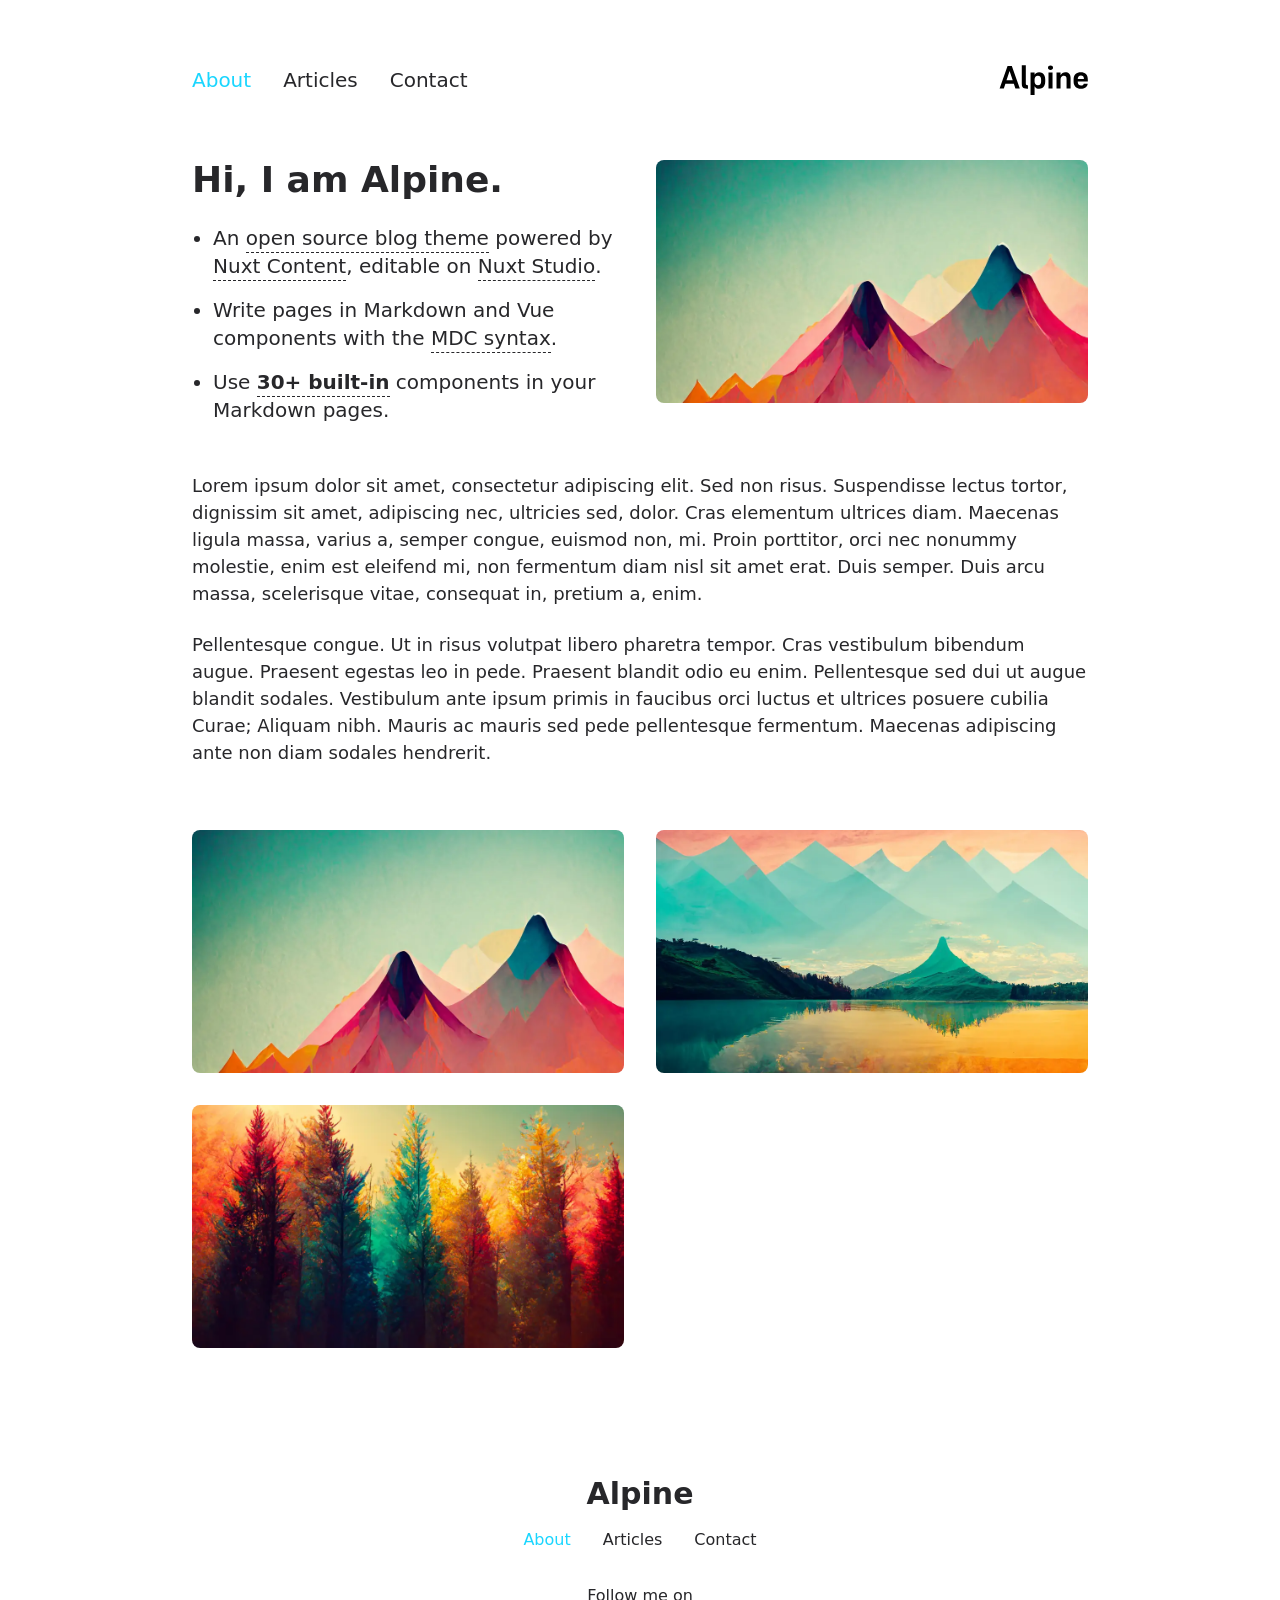
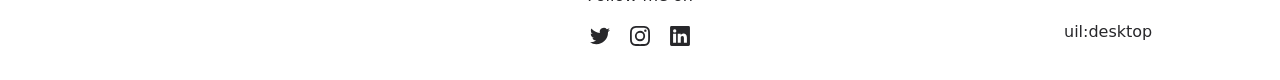
<file: index.html>
<!DOCTYPE html>
<html  lang="en">
<head><meta charset="utf-8">
<meta name="viewport" content="width=device-width, initial-scale=1">
<title>Alpine</title>
<meta name="twitter:card" content="summary_large_image">
<meta property="og:image" content="/social-card-preview.png">
<meta property="og:image:width" content="400">
<meta property="og:image:height" content="300">
<meta property="og:image:alt" content="An image showcasing my project.">
<meta property="og:title" content="Alpine">
<meta name="description" content="An open source blog theme powered by Nuxt.">
<meta property="og:description" content="An open source blog theme powered by Nuxt.">
<link rel="preload" as="fetch" crossorigin="anonymous" href="/_payload.json">
<link rel="stylesheet" href="/_nuxt/entry.1e890cc0.css">
<link rel="stylesheet" href="/_nuxt/DocumentDrivenNotFound.f5670325.css">
<link rel="stylesheet" href="/_nuxt/Hero.067c2d2d.css">
<link rel="stylesheet" href="/_nuxt/ProseUl.0edd7272.css">
<link rel="stylesheet" href="/_nuxt/ProseLi.a0b5f8a8.css">
<link rel="stylesheet" href="/_nuxt/ProseA.baee409d.css">
<link rel="stylesheet" href="/_nuxt/ProseStrong.b01d4b3b.css">
<link rel="stylesheet" href="/_nuxt/ProseP.b99f89cd.css">
<link rel="stylesheet" href="/_nuxt/Gallery.cbf6ded7.css">
<link rel="modulepreload" as="script" crossorigin href="/_nuxt/entry.67f90318.js">
<link rel="modulepreload" as="script" crossorigin href="/_nuxt/NuxtImg.e046616a.js">
<link rel="modulepreload" as="script" crossorigin href="/_nuxt/document-driven.d1c44ab8.js">
<link rel="modulepreload" as="script" crossorigin href="/_nuxt/DocumentDrivenEmpty.8c22261b.js">
<link rel="modulepreload" as="script" crossorigin href="/_nuxt/ContentRenderer.bdbeb4c4.js">
<link rel="modulepreload" as="script" crossorigin href="/_nuxt/ContentRendererMarkdown.vue.efae17f0.js">
<link rel="modulepreload" as="script" crossorigin href="/_nuxt/DocumentDrivenNotFound.2866e956.js">
<link rel="modulepreload" as="script" crossorigin href="/_nuxt/default.c4cbc823.js">
<link rel="modulepreload" as="script" crossorigin href="/_nuxt/ContentRendererMarkdown.e5d822a4.js">
<link rel="modulepreload" as="script" crossorigin href="/_nuxt/Hero.85029cb7.js">
<link rel="modulepreload" as="script" crossorigin href="/_nuxt/MDCSlot.7fe580b8.js">
<link rel="modulepreload" as="script" crossorigin href="/_nuxt/slot.c6d72157.js">
<link rel="modulepreload" as="script" crossorigin href="/_nuxt/ProseUl.4c6a7226.js">
<link rel="modulepreload" as="script" crossorigin href="/_nuxt/ProseLi.0aace42e.js">
<link rel="modulepreload" as="script" crossorigin href="/_nuxt/ProseA.9a2cef58.js">
<link rel="modulepreload" as="script" crossorigin href="/_nuxt/ProseStrong.51307eb6.js">
<link rel="modulepreload" as="script" crossorigin href="/_nuxt/ProseP.69488843.js">
<link rel="modulepreload" as="script" crossorigin href="/_nuxt/Gallery.3c45ac7d.js">
<link rel="prefetch" as="style" href="/_nuxt/article.48a712b4.css">
<link rel="prefetch" as="script" crossorigin href="/_nuxt/article.ad06054e.js">
<link rel="prefetch" as="script" crossorigin href="/_nuxt/date.824a539b.js">
<link rel="prefetch" as="script" crossorigin href="/_nuxt/page.d54fb820.js">
<link rel="prefetch" as="script" crossorigin href="/_nuxt/client-db.fe9b9498.js">
<link rel="prefetch" as="script" crossorigin href="/_nuxt/debug.d6771d18.js">
<link rel="prefetch" as="style" href="/_nuxt/useStudio.e78b9f8e.css">
<link rel="prefetch" as="script" crossorigin href="/_nuxt/useStudio.bc5e2376.js">
<link rel="prefetch" as="style" href="/_nuxt/error-404.7910d5ca.css">
<link rel="prefetch" as="script" crossorigin href="/_nuxt/error-404.fc2cbe5f.js">
<link rel="prefetch" as="style" href="/_nuxt/error-500.1db01289.css">
<link rel="prefetch" as="script" crossorigin href="/_nuxt/error-500.343d287d.js">
<script type="module" src="/_nuxt/entry.67f90318.js" crossorigin></script><style id="pinceau-runtime-hydratable">@media{.phy[--]{--puid:aWMfEP-v;}.pv-QPkchH{max-width:var(--elements-container-maxWidth);padding-left:var(--elements-container-padding-mobile);padding-right:var(--elements-container-padding-mobile);}@media (min-width: 475px){.pv-QPkchH{padding-left:var(--elements-container-padding-xs);padding-right:var(--elements-container-padding-xs);}}@media (min-width: 640px){.pv-QPkchH{padding-left:var(--elements-container-padding-sm);padding-right:var(--elements-container-padding-sm);}}@media (min-width: 768px){.pv-QPkchH{padding-left:var(--elements-container-padding-md);padding-right:var(--elements-container-padding-md);}}} @media{.phy[--]{--puid:CzMjBi-c;}.pc-CzMjBi[data-v-be78bbe5]{---6-li-cols:2;}} </style><style id="pinceau-theme">@media { :root {--pinceau-mq: initial; --alpine-readableLine: 68ch;--alpine-backdrop-backgroundColor: #f4f4f5b3;--prose-code-inline-padding: 0.2rem 0.375rem 0.2rem 0.375rem;--prose-code-block-backdropFilter: contrast(1);--prose-code-block-border-style: solid;--prose-code-block-border-width: 1px;--prose-tbody-tr-borderBottom-style: dashed;--prose-tbody-tr-borderBottom-width: 1px;--prose-th-textAlign: inherit;--prose-thead-borderBottom-style: solid;--prose-thead-borderBottom-width: 1px;--prose-thead-border-style: solid;--prose-thead-border-width: 0px;--prose-table-textAlign: start;--prose-hr-width: 1px;--prose-hr-style: solid;--prose-li-listStylePosition: outside;--prose-ol-li-markerColor: currentColor;--prose-ol-paddingInlineStart: 21px;--prose-ol-listStyleType: decimal;--prose-ul-li-markerColor: currentColor;--prose-ul-paddingInlineStart: 21px;--prose-ul-listStyleType: disc;--prose-blockquote-border-style: solid;--prose-blockquote-border-width: 4px;--prose-blockquote-quotes: '201C' '201D' '2018' '2019';--prose-blockquote-paddingInlineStart: 24px;--prose-a-code-color-hover: currentColor;--prose-a-code-color-static: currentColor;--prose-a-hasCode-borderBottom: none;--prose-a-border-distance: 2px;--prose-a-border-color-hover: currentColor;--prose-a-border-color-static: currentColor;--prose-a-border-style-hover: solid;--prose-a-border-style-static: dashed;--prose-a-border-width: 1px;--prose-a-color-static: inherit;--prose-a-textDecoration: none;--prose-h6-margin: 3rem 0 2rem;--prose-h5-margin: 3rem 0 2rem;--prose-h4-margin: 3rem 0 2rem;--prose-h3-margin: 3rem 0 2rem;--prose-h2-margin: 3rem 0 2rem;--prose-h1-margin: 0 0 2rem;--prose-p-fontSize: 18px;--typography-lead-loose: 2;--typography-lead-relaxed: 1.625;--typography-lead-normal: 1.5;--typography-lead-snug: 1.375;--typography-lead-tight: 1.25;--typography-lead-none: 1;--typography-lead-10: 2.5rem;--typography-lead-9: 2.25rem;--typography-lead-8: 2rem;--typography-lead-7: 1.75rem;--typography-lead-6: 1.5rem;--typography-lead-5: 1.25rem;--typography-lead-4: 1rem;--typography-lead-3: .75rem;--typography-lead-2: .5rem;--typography-lead-1: .025rem;--typography-fontWeight-black: 900;--typography-fontWeight-extrabold: 800;--typography-fontWeight-bold: 700;--typography-fontWeight-semibold: 600;--typography-fontWeight-medium: 500;--typography-fontWeight-normal: 400;--typography-fontWeight-light: 300;--typography-fontWeight-extralight: 200;--typography-fontWeight-thin: 100;--typography-fontSize-9xl: 128px;--typography-fontSize-8xl: 96px;--typography-fontSize-7xl: 72px;--typography-fontSize-6xl: 60px;--typography-fontSize-5xl: 48px;--typography-fontSize-4xl: 36px;--typography-fontSize-3xl: 30px;--typography-fontSize-2xl: 24px;--typography-fontSize-xl: 20px;--typography-fontSize-lg: 18px;--typography-fontSize-base: 16px;--typography-fontSize-sm: 14px;--typography-fontSize-xs: 12px;--typography-letterSpacing-wide: 0.025em;--typography-letterSpacing-tight: -0.025em;--typography-verticalMargin-base: 24px;--typography-verticalMargin-sm: 16px;--elements-border-secondary-hover: [object Object];--elements-backdrop-background: #fffc;--elements-backdrop-filter: saturate(200%) blur(20px);--elements-container-maxWidth: 64rem;--lead-loose: 2;--lead-relaxed: 1.625;--lead-normal: 1.5;--lead-snug: 1.375;--lead-tight: 1.25;--lead-none: 1;--lead-10: 2.5rem;--lead-9: 2.25rem;--lead-8: 2rem;--lead-7: 1.75rem;--lead-6: 1.5rem;--lead-5: 1.25rem;--lead-4: 1rem;--lead-3: .75rem;--lead-2: .5rem;--lead-1: .025rem;--letterSpacing-widest: 0.1em;--letterSpacing-wider: 0.05em;--letterSpacing-wide: 0.025em;--letterSpacing-normal: 0em;--letterSpacing-tight: -0.025em;--letterSpacing-tighter: -0.05em;--fontSize-9xl: 8rem;--fontSize-8xl: 6rem;--fontSize-7xl: 4.5rem;--fontSize-6xl: 3.75rem;--fontSize-5xl: 3rem;--fontSize-4xl: 2.25rem;--fontSize-3xl: 1.875rem;--fontSize-2xl: 1.5rem;--fontSize-xl: 1.25rem;--fontSize-lg: 1.125rem;--fontSize-base: 1rem;--fontSize-sm: 0.875rem;--fontSize-xs: 0.75rem;--fontWeight-black: 900;--fontWeight-extrabold: 800;--fontWeight-bold: 700;--fontWeight-semibold: 600;--fontWeight-medium: 500;--fontWeight-normal: 400;--fontWeight-light: 300;--fontWeight-extralight: 200;--fontWeight-thin: 100;--font-mono: ui-monospace, SFMono-Regular, Menlo, Monaco, Consolas, Liberation Mono, Courier New, monospace;--font-serif: ui-serif, Georgia, Cambria, Times New Roman, Times, serif;--font-sans: ui-sans-serif, system-ui, -apple-system, BlinkMacSystemFont, Segoe UI, Roboto, Helvetica Neue, Arial, Noto Sans, sans-serif, Apple Color Emoji, Segoe UI Emoji, Segoe UI Symbol, Noto Color Emoji;--opacity-total: 1;--opacity-high: 0.8;--opacity-medium: 0.5;--opacity-soft: 0.3;--opacity-light: 0.15;--opacity-bright: 0.1;--opacity-noOpacity: 0;--borderWidth-lg: 3px;--borderWidth-md: 2px;--borderWidth-sm: 1px;--borderWidth-noBorder: 0;--space-rem-875: 0.875rem;--space-rem-625: 0.625rem;--space-rem-375: 0.375rem;--space-rem-125: 0.125rem;--space-px: 1px;--space-128: 32rem;--space-96: 24rem;--space-80: 20rem;--space-72: 18rem;--space-64: 16rem;--space-60: 15rem;--space-56: 14rem;--space-52: 13rem;--space-48: 12rem;--space-44: 11rem;--space-40: 10rem;--space-36: 9rem;--space-32: 8rem;--space-28: 7rem;--space-24: 6rem;--space-20: 5rem;--space-16: 4rem;--space-14: 3.5rem;--space-12: 3rem;--space-11: 2.75rem;--space-10: 2.5rem;--space-9: 2.25rem;--space-8: 2rem;--space-7: 1.75rem;--space-6: 1.5rem;--space-5: 1.25rem;--space-4: 1rem;--space-3: 0.75rem;--space-2: 0.5rem;--space-1: 0.25rem;--space-0: 0px;--size-full: 100%;--size-7xl: 80rem;--size-6xl: 72rem;--size-5xl: 64rem;--size-4xl: 56rem;--size-3xl: 48rem;--size-2xl: 42rem;--size-xl: 36rem;--size-lg: 32rem;--size-md: 28rem;--size-sm: 24rem;--size-xs: 20rem;--size-200: 200px;--size-104: 104px;--size-80: 80px;--size-64: 64px;--size-56: 56px;--size-48: 48px;--size-40: 40px;--size-32: 32px;--size-24: 24px;--size-20: 20px;--size-16: 16px;--size-12: 12px;--size-8: 8px;--size-6: 6px;--size-4: 4px;--size-2: 2px;--size-0: 0px;--radii-full: 9999px;--radii-3xl: 1.75rem;--radii-2xl: 1.5rem;--radii-xl: 1rem;--radii-lg: 0.75rem;--radii-md: 0.5rem;--radii-sm: 0.375rem;--radii-xs: 0.25rem;--radii-2xs: 0.125rem;--radii-none: 0px;--shadow-none: 0px 0px 0px 0px transparent;--shadow-lg: 0px 10px 15px -3px #000000, 0px 4px 6px -4px #000000;--shadow-md: 0px 4px 6px -1px #000000, 0px 2px 4px -2px #000000;--shadow-sm: 0px 1px 3px 0px #000000, 0px 1px 2px -1px #000000;--shadow-xs: 0px 1px 2px 0px #000000;--height-screen: 100vh;--width-screen: 100vw;--color-primary-900: #002e38;--color-primary-800: #005c70;--color-primary-700: #008aa9;--color-primary-600: #00b9e1;--color-primary-500: #1ad6ff;--color-primary-400: #40ddff;--color-primary-300: #66e4ff;--color-primary-200: #8deaff;--color-primary-100: #b3f1ff;--color-primary-50: #d9f8ff;--color-ruby-900: #380011;--color-ruby-800: #700021;--color-ruby-700: #a90032;--color-ruby-600: #e10043;--color-ruby-500: #ff1a5e;--color-ruby-400: #ff4079;--color-ruby-300: #ff6694;--color-ruby-200: #ff8dae;--color-ruby-100: #ffb3c9;--color-ruby-50: #ffd9e4;--color-pink-900: #380025;--color-pink-800: #70004b;--color-pink-700: #a90070;--color-pink-600: #e10095;--color-pink-500: #ff1ab2;--color-pink-400: #ff40bf;--color-pink-300: #ff66cc;--color-pink-200: #ff8dd8;--color-pink-100: #ffb3e5;--color-pink-50: #ffd9f2;--color-purple-900: #190038;--color-purple-800: #330070;--color-purple-700: #4c00a9;--color-purple-600: #6500e1;--color-purple-500: #811aff;--color-purple-400: #9640ff;--color-purple-300: #ab66ff;--color-purple-200: #c08dff;--color-purple-100: #d5b3ff;--color-purple-50: #ead9ff;--color-royalblue-900: #0b0531;--color-royalblue-800: #160a62;--color-royalblue-700: #211093;--color-royalblue-600: #2c15c4;--color-royalblue-500: #4127e8;--color-royalblue-400: #614bec;--color-royalblue-300: #806ff0;--color-royalblue-200: #a093f3;--color-royalblue-100: #c0b7f7;--color-royalblue-50: #dfdbfb;--color-indigoblue-900: #001238;--color-indigoblue-800: #002370;--color-indigoblue-700: #0035a9;--color-indigoblue-600: #0047e1;--color-indigoblue-500: #1a62ff;--color-indigoblue-400: #407cff;--color-indigoblue-300: #6696ff;--color-indigoblue-200: #8db0ff;--color-indigoblue-100: #b3cbff;--color-indigoblue-50: #d9e5ff;--color-blue-900: #002438;--color-blue-800: #004870;--color-blue-700: #006ca9;--color-blue-600: #0090e1;--color-blue-500: #1aadff;--color-blue-400: #40bbff;--color-blue-300: #66c8ff;--color-blue-200: #8dd6ff;--color-blue-100: #b3e4ff;--color-blue-50: #d9f1ff;--color-lightblue-900: #002e38;--color-lightblue-800: #005c70;--color-lightblue-700: #008aa9;--color-lightblue-600: #00b9e1;--color-lightblue-500: #1ad6ff;--color-lightblue-400: #40ddff;--color-lightblue-300: #66e4ff;--color-lightblue-200: #8deaff;--color-lightblue-100: #b3f1ff;--color-lightblue-50: #d9f8ff;--color-teal-900: #062a28;--color-teal-800: #0b544f;--color-teal-700: #117d77;--color-teal-600: #16a79e;--color-teal-500: #1cd1c6;--color-teal-400: #36e4da;--color-teal-300: #5fe9e1;--color-teal-200: #87efe9;--color-teal-100: #aff4f0;--color-teal-50: #d7faf8;--color-pear-900: #2a2b09;--color-pear-800: #545512;--color-pear-700: #7e801b;--color-pear-600: #a8aa24;--color-pear-500: #d0d32f;--color-pear-400: #d8da52;--color-pear-300: #e0e274;--color-pear-200: #e8e997;--color-pear-100: #eff0ba;--color-pear-50: #f7f8dc;--color-red-900: #380300;--color-red-800: #700700;--color-red-700: #a90a00;--color-red-600: #e10e00;--color-red-500: #ff281a;--color-red-400: #ff4c40;--color-red-300: #ff7066;--color-red-200: #ff948d;--color-red-100: #ffb7b3;--color-red-50: #ffdbd9;--color-orange-900: #381800;--color-orange-800: #702f00;--color-orange-700: #a94700;--color-orange-600: #e15e00;--color-orange-500: #ff7a1a;--color-orange-400: #ff9040;--color-orange-300: #ffa666;--color-orange-200: #ffbd8d;--color-orange-100: #ffd3b3;--color-orange-50: #ffe9d9;--color-yellow-900: #362b03;--color-yellow-800: #6d5605;--color-yellow-700: #a38108;--color-yellow-600: #daac0a;--color-yellow-500: #f5c828;--color-yellow-400: #f7d14c;--color-yellow-300: #f8da70;--color-yellow-200: #fae393;--color-yellow-100: #fcedb7;--color-yellow-50: #fdf6db;--color-green-900: #003f25;--color-green-800: #005e38;--color-green-700: #007e4a;--color-green-600: #009d5d;--color-green-500: #00bd6f;--color-green-400: #00dc82;--color-green-300: #30ffaa;--color-green-200: #83ffcc;--color-green-100: #acffdd;--color-green-50: #d6ffee;--color-gray-900: #18181B;--color-gray-800: #27272A;--color-gray-700: #3f3f46;--color-gray-600: #52525B;--color-gray-500: #71717A;--color-gray-400: #a1a1aa;--color-gray-300: #D4d4d8;--color-gray-200: #e4e4e7;--color-gray-100: #f4f4f5;--color-gray-50: #fafafa;--color-black: #0c0c0d;--color-white: #FFFFFF;--media-portrait: only screen and (orientation: portrait);--media-landscape: only screen and (orientation: landscape);--media-rm: (prefers-reduced-motion: reduce);--media-2xl: (min-width: 1536px);--media-xl: (min-width: 1280px);--media-lg: (min-width: 1024px);--media-md: (min-width: 768px);--media-sm: (min-width: 640px);--media-xs: (min-width: 475px);--alpine-body-color: var(--color-gray-800);--alpine-body-backgroundColor: var(--color-white);--prose-code-inline-fontWeight: var(--typography-fontWeight-normal);--prose-code-inline-fontSize: var(--typography-fontSize-sm);--prose-code-inline-borderRadius: var(--radii-xs);--prose-code-block-pre-padding: var(--typography-verticalMargin-sm);--prose-code-block-margin: var(--typography-verticalMargin-base) 0;--prose-code-block-fontSize: var(--typography-fontSize-sm);--prose-tbody-code-inline-fontSize: var(--typography-fontSize-sm);--prose-tbody-td-padding: var(--typography-verticalMargin-sm);--prose-th-fontWeight: var(--typography-fontWeight-semibold);--prose-th-padding: 0 var(--typography-verticalMargin-sm) var(--typography-verticalMargin-sm) var(--typography-verticalMargin-sm);--prose-table-lineHeight: var(--typography-lead-6);--prose-table-fontSize: var(--typography-fontSize-sm);--prose-table-margin: var(--typography-verticalMargin-base) 0;--prose-hr-margin: var(--typography-verticalMargin-base) 0;--prose-li-margin: var(--typography-verticalMargin-sm) 0;--prose-ol-margin: var(--typography-verticalMargin-base) 0;--prose-ul-margin: var(--typography-verticalMargin-base) 0;--prose-blockquote-margin: var(--typography-verticalMargin-base) 0;--prose-a-code-border-style: var(--prose-a-border-style-static);--prose-a-code-border-width: var(--prose-a-border-width);--prose-a-fontWeight: var(--typography-fontWeight-medium);--prose-img-margin: var(--typography-verticalMargin-base) 0;--prose-strong-fontWeight: var(--typography-fontWeight-semibold);--prose-h6-iconSize: var(--typography-fontSize-base);--prose-h6-fontWeight: var(--typography-fontWeight-semibold);--prose-h6-lineHeight: var(--typography-lead-normal);--prose-h6-fontSize: var(--typography-fontSize-lg);--prose-h5-iconSize: var(--typography-fontSize-lg);--prose-h5-fontWeight: var(--typography-fontWeight-semibold);--prose-h5-lineHeight: var(--typography-lead-snug);--prose-h5-fontSize: var(--typography-fontSize-xl);--prose-h4-iconSize: var(--typography-fontSize-lg);--prose-h4-letterSpacing: var(--typography-letterSpacing-tight);--prose-h4-fontWeight: var(--typography-fontWeight-semibold);--prose-h4-lineHeight: var(--typography-lead-snug);--prose-h4-fontSize: var(--typography-fontSize-2xl);--prose-h3-iconSize: var(--typography-fontSize-xl);--prose-h3-letterSpacing: var(--typography-letterSpacing-tight);--prose-h3-fontWeight: var(--typography-fontWeight-semibold);--prose-h3-lineHeight: var(--typography-lead-snug);--prose-h3-fontSize: var(--typography-fontSize-3xl);--prose-h2-iconSize: var(--typography-fontSize-2xl);--prose-h2-letterSpacing: var(--typography-letterSpacing-tight);--prose-h2-fontWeight: var(--typography-fontWeight-semibold);--prose-h2-lineHeight: var(--typography-lead-tight);--prose-h2-fontSize: var(--typography-fontSize-4xl);--prose-h1-iconSize: var(--typography-fontSize-3xl);--prose-h1-letterSpacing: var(--typography-letterSpacing-tight);--prose-h1-fontWeight: var(--typography-fontWeight-bold);--prose-h1-lineHeight: var(--typography-lead-tight);--prose-h1-fontSize: var(--typography-fontSize-5xl);--prose-p-br-margin: var(--typography-verticalMargin-base) 0 0 0;--prose-p-margin: var(--typography-verticalMargin-base) 0;--prose-p-lineHeight: var(--typography-lead-normal);--typography-color-primary-900: var(--color-primary-900);--typography-color-primary-800: var(--color-primary-800);--typography-color-primary-700: var(--color-primary-700);--typography-color-primary-600: var(--color-primary-600);--typography-color-primary-500: var(--color-primary-500);--typography-color-primary-400: var(--color-primary-400);--typography-color-primary-300: var(--color-primary-300);--typography-color-primary-200: var(--color-primary-200);--typography-color-primary-100: var(--color-primary-100);--typography-color-primary-50: var(--color-primary-50);--typography-font-code: var(--font-mono);--typography-font-body: var(--font-sans);--typography-font-display: var(--font-sans);--typography-body-backgroundColor: var(--color-white);--typography-body-color: var(--color-black);--elements-state-danger-borderColor-secondary: var(--color-red-200);--elements-state-danger-borderColor-primary: var(--color-red-100);--elements-state-danger-backgroundColor-secondary: var(--color-red-100);--elements-state-danger-backgroundColor-primary: var(--color-red-50);--elements-state-danger-color-secondary: var(--color-red-600);--elements-state-danger-color-primary: var(--color-red-500);--elements-state-warning-borderColor-secondary: var(--color-yellow-200);--elements-state-warning-borderColor-primary: var(--color-yellow-100);--elements-state-warning-backgroundColor-secondary: var(--color-yellow-100);--elements-state-warning-backgroundColor-primary: var(--color-yellow-50);--elements-state-warning-color-secondary: var(--color-yellow-700);--elements-state-warning-color-primary: var(--color-yellow-600);--elements-state-success-borderColor-secondary: var(--color-green-200);--elements-state-success-borderColor-primary: var(--color-green-100);--elements-state-success-backgroundColor-secondary: var(--color-green-100);--elements-state-success-backgroundColor-primary: var(--color-green-50);--elements-state-success-color-secondary: var(--color-green-600);--elements-state-success-color-primary: var(--color-green-500);--elements-state-info-borderColor-secondary: var(--color-blue-200);--elements-state-info-borderColor-primary: var(--color-blue-100);--elements-state-info-backgroundColor-secondary: var(--color-blue-100);--elements-state-info-backgroundColor-primary: var(--color-blue-50);--elements-state-info-color-secondary: var(--color-blue-600);--elements-state-info-color-primary: var(--color-blue-500);--elements-state-primary-borderColor-secondary: var(--color-primary-200);--elements-state-primary-borderColor-primary: var(--color-primary-100);--elements-state-primary-backgroundColor-secondary: var(--color-primary-100);--elements-state-primary-backgroundColor-primary: var(--color-primary-50);--elements-state-primary-color-secondary: var(--color-primary-700);--elements-state-primary-color-primary: var(--color-primary-600);--elements-surface-secondary-backgroundColor: var(--color-gray-200);--elements-surface-primary-backgroundColor: var(--color-gray-100);--elements-surface-background-base: var(--color-gray-100);--elements-border-secondary-static: var(--color-gray-200);--elements-border-primary-hover: var(--color-gray-200);--elements-border-primary-static: var(--color-gray-100);--elements-container-padding-md: var(--space-16);--elements-container-padding-sm: var(--space-12);--elements-container-padding-xs: var(--space-8);--elements-container-padding-mobile: var(--space-6);--elements-text-secondary-color-hover: var(--color-gray-700);--elements-text-secondary-color-static: var(--color-gray-500);--elements-text-primary-color-static: var(--color-gray-900);--text-6xl-lineHeight: var(--lead-none);--text-6xl-fontSize: var(--fontSize-6xl);--text-5xl-lineHeight: var(--lead-none);--text-5xl-fontSize: var(--fontSize-5xl);--text-4xl-lineHeight: var(--lead-10);--text-4xl-fontSize: var(--fontSize-4xl);--text-3xl-lineHeight: var(--lead-9);--text-3xl-fontSize: var(--fontSize-3xl);--text-2xl-lineHeight: var(--lead-8);--text-2xl-fontSize: var(--fontSize-2xl);--text-xl-lineHeight: var(--lead-7);--text-xl-fontSize: var(--fontSize-xl);--text-lg-lineHeight: var(--lead-7);--text-lg-fontSize: var(--fontSize-lg);--text-base-lineHeight: var(--lead-6);--text-base-fontSize: var(--fontSize-base);--text-sm-lineHeight: var(--lead-5);--text-sm-fontSize: var(--fontSize-sm);--text-xs-lineHeight: var(--lead-4);--text-xs-fontSize: var(--fontSize-xs);--shadow-2xl: 0px 25px 50px -12px var(--color-gray-900);--shadow-xl: 0px 20px 25px -5px var(--color-gray-400), 0px 8px 10px -6px #000000;--color-secondary-900: var(--color-gray-900);--color-secondary-800: var(--color-gray-800);--color-secondary-700: var(--color-gray-700);--color-secondary-600: var(--color-gray-600);--color-secondary-500: var(--color-gray-500);--color-secondary-400: var(--color-gray-400);--color-secondary-300: var(--color-gray-300);--color-secondary-200: var(--color-gray-200);--color-secondary-100: var(--color-gray-100);--color-secondary-50: var(--color-gray-50);--prose-a-code-background-hover: var(--typography-color-primary-50);--prose-a-code-border-color-hover: var(--typography-color-primary-500);--prose-a-color-hover: var(--typography-color-primary-500);--typography-color-secondary-900: var(--color-secondary-900);--typography-color-secondary-800: var(--color-secondary-800);--typography-color-secondary-700: var(--color-secondary-700);--typography-color-secondary-600: var(--color-secondary-600);--typography-color-secondary-500: var(--color-secondary-500);--typography-color-secondary-400: var(--color-secondary-400);--typography-color-secondary-300: var(--color-secondary-300);--typography-color-secondary-200: var(--color-secondary-200);--typography-color-secondary-100: var(--color-secondary-100);--typography-color-secondary-50: var(--color-secondary-50);--prose-code-inline-backgroundColor: var(--typography-color-secondary-100);--prose-code-inline-color: var(--typography-color-secondary-700);--prose-code-block-backgroundColor: var(--typography-color-secondary-100);--prose-code-block-color: var(--typography-color-secondary-700);--prose-code-block-border-color: var(--typography-color-secondary-200);--prose-tbody-tr-borderBottom-color: var(--typography-color-secondary-200);--prose-th-color: var(--typography-color-secondary-600);--prose-thead-borderBottom-color: var(--typography-color-secondary-200);--prose-thead-border-color: var(--typography-color-secondary-300);--prose-hr-color: var(--typography-color-secondary-200);--prose-blockquote-border-color: var(--typography-color-secondary-200);--prose-blockquote-color: var(--typography-color-secondary-500);--prose-a-code-border-color-static: var(--typography-color-secondary-400); } }@media { :root.dark {--pinceau-mq: dark; --alpine-backdrop-backgroundColor: #18181bb3;--prose-code-block-backdropFilter: contrast(1);--prose-ol-li-markerColor: currentColor;--prose-ul-li-markerColor: currentColor;--prose-a-code-color-hover: currentColor;--prose-a-code-color-static: currentColor;--prose-a-border-color-hover: currentColor;--prose-a-border-color-static: currentColor;--prose-a-color-static: inherit;--elements-backdrop-background: #0c0d0ccc;--alpine-body-color: var(--color-gray-200);--alpine-body-backgroundColor: var(--color-black);--typography-body-backgroundColor: var(--color-black);--typography-body-color: var(--color-white);--elements-state-danger-borderColor-secondary: var(--color-red-700);--elements-state-danger-borderColor-primary: var(--color-red-800);--elements-state-danger-backgroundColor-secondary: var(--color-red-800);--elements-state-danger-backgroundColor-primary: var(--color-red-900);--elements-state-danger-color-secondary: var(--color-red-200);--elements-state-danger-color-primary: var(--color-red-300);--elements-state-warning-borderColor-secondary: var(--color-yellow-700);--elements-state-warning-borderColor-primary: var(--color-yellow-800);--elements-state-warning-backgroundColor-secondary: var(--color-yellow-800);--elements-state-warning-backgroundColor-primary: var(--color-yellow-900);--elements-state-warning-color-secondary: var(--color-yellow-200);--elements-state-warning-color-primary: var(--color-yellow-400);--elements-state-success-borderColor-secondary: var(--color-green-700);--elements-state-success-borderColor-primary: var(--color-green-800);--elements-state-success-backgroundColor-secondary: var(--color-green-800);--elements-state-success-backgroundColor-primary: var(--color-green-900);--elements-state-success-color-secondary: var(--color-green-200);--elements-state-success-color-primary: var(--color-green-400);--elements-state-info-borderColor-secondary: var(--color-blue-700);--elements-state-info-borderColor-primary: var(--color-blue-800);--elements-state-info-backgroundColor-secondary: var(--color-blue-800);--elements-state-info-backgroundColor-primary: var(--color-blue-900);--elements-state-info-color-secondary: var(--color-blue-200);--elements-state-info-color-primary: var(--color-blue-400);--elements-state-primary-borderColor-secondary: var(--color-primary-700);--elements-state-primary-borderColor-primary: var(--color-primary-800);--elements-state-primary-backgroundColor-secondary: var(--color-primary-800);--elements-state-primary-backgroundColor-primary: var(--color-primary-900);--elements-state-primary-color-secondary: var(--color-primary-200);--elements-state-primary-color-primary: var(--color-primary-400);--elements-surface-secondary-backgroundColor: var(--color-gray-800);--elements-surface-primary-backgroundColor: var(--color-gray-900);--elements-surface-background-base: var(--color-gray-900);--elements-border-secondary-static: var(--color-gray-800);--elements-border-primary-hover: var(--color-gray-800);--elements-border-primary-static: var(--color-gray-900);--elements-text-secondary-color-hover: var(--color-gray-200);--elements-text-secondary-color-static: var(--color-gray-400);--elements-text-primary-color-static: var(--color-gray-50);--prose-a-code-background-hover: var(--typography-color-primary-900);--prose-a-code-border-color-hover: var(--typography-color-primary-600);--prose-a-color-hover: var(--typography-color-primary-400);--prose-code-inline-backgroundColor: var(--typography-color-secondary-800);--prose-code-inline-color: var(--typography-color-secondary-200);--prose-code-block-backgroundColor: var(--typography-color-secondary-900);--prose-code-block-color: var(--typography-color-secondary-200);--prose-code-block-border-color: var(--typography-color-secondary-800);--prose-tbody-tr-borderBottom-color: var(--typography-color-secondary-800);--prose-th-color: var(--typography-color-secondary-400);--prose-thead-borderBottom-color: var(--typography-color-secondary-800);--prose-thead-border-color: var(--typography-color-secondary-600);--prose-hr-color: var(--typography-color-secondary-800);--prose-blockquote-border-color: var(--typography-color-secondary-700);--prose-blockquote-color: var(--typography-color-secondary-400);--prose-a-code-border-color-static: var(--typography-color-secondary-600); } }</style><script>"use strict";(()=>{const a=window,e=document.documentElement,m=["dark","light"],c=window&&window.localStorage&&window.localStorage.getItem&&window.localStorage.getItem("nuxt-color-mode")||"system";let n=c==="system"?d():c;const l=e.getAttribute("data-color-mode-forced");l&&(n=l),i(n),a["__NUXT_COLOR_MODE__"]={preference:c,value:n,getColorScheme:d,addColorScheme:i,removeColorScheme:f};function i(o){const t=""+o+"",s="";e.classList?e.classList.add(t):e.className+=" "+t,s&&e.setAttribute("data-"+s,o)}function f(o){const t=""+o+"",s="";e.classList?e.classList.remove(t):e.className=e.className.replace(new RegExp(t,"g"),""),s&&e.removeAttribute("data-"+s)}function r(o){return a.matchMedia("(prefers-color-scheme"+o+")")}function d(){if(a.matchMedia&&r("").media!=="not all"){for(const o of m)if(r(":"+o).matches)return o}return"light"}})();
</script></head>
<body ><div id="__nuxt"><div class="container pv-QPkchH pc-aWMfEP app-layout" data-v-dfb61b5f data-v-89ccd14e><!--[--><div class="nuxt-progress" style="width:0%;height:3px;opacity:0;background-size:Infinity% auto;" data-v-dfb61b5f></div><header class="right" data-v-dfb61b5f data-v-e970d863><div class="menu" data-v-e970d863><button aria-label="Navigation Menu" data-v-e970d863><svg width="24" height="24" viewBox="0 0 68 68" fill="currentColor" xmlns="http://www.w3.org/2000/svg" data-v-e970d863><path d="M8 34C8 32.1362 8 31.2044 8.30448 30.4693C8.71046 29.4892 9.48915 28.7105 10.4693 28.3045C11.2044 28 12.1362 28 14 28C15.8638 28 16.7956 28 17.5307 28.3045C18.5108 28.7105 19.2895 29.4892 19.6955 30.4693C20 31.2044 20 32.1362 20 34C20 35.8638 20 36.7956 19.6955 37.5307C19.2895 38.5108 18.5108 39.2895 17.5307 39.6955C16.7956 40 15.8638 40 14 40C12.1362 40 11.2044 40 10.4693 39.6955C9.48915 39.2895 8.71046 38.5108 8.30448 37.5307C8 36.7956 8 35.8638 8 34Z" data-v-e970d863></path><path d="M28 34C28 32.1362 28 31.2044 28.3045 30.4693C28.7105 29.4892 29.4892 28.7105 30.4693 28.3045C31.2044 28 32.1362 28 34 28C35.8638 28 36.7956 28 37.5307 28.3045C38.5108 28.7105 39.2895 29.4892 39.6955 30.4693C40 31.2044 40 32.1362 40 34C40 35.8638 40 36.7956 39.6955 37.5307C39.2895 38.5108 38.5108 39.2895 37.5307 39.6955C36.7956 40 35.8638 40 34 40C32.1362 40 31.2044 40 30.4693 39.6955C29.4892 39.2895 28.7105 38.5108 28.3045 37.5307C28 36.7956 28 35.8638 28 34Z" data-v-e970d863></path><path d="M48 34C48 32.1362 48 31.2044 48.3045 30.4693C48.7105 29.4892 49.4892 28.7105 50.4693 28.3045C51.2044 28 52.1362 28 54 28C55.8638 28 56.7956 28 57.5307 28.3045C58.5108 28.7105 59.2895 29.4892 59.6955 30.4693C60 31.2044 60 32.1362 60 34C60 35.8638 60 36.7956 59.6955 37.5307C59.2895 38.5108 58.5108 39.2895 57.5307 39.6955C56.7956 40 55.8638 40 54 40C52.1362 40 51.2044 40 50.4693 39.6955C49.4892 39.2895 48.7105 38.5108 48.3045 37.5307C48 36.7956 48 35.8638 48 34Z" data-v-e970d863></path></svg></button></div><div class="overlay" data-v-e970d863><nav data-v-e970d863 data-v-b1242ced><ul data-v-b1242ced><!--[--><li data-v-b1242ced><a aria-current="page" href="/" class="router-link-active router-link-exact-active" data-v-b1242ced><span class="underline-fx" data-v-b1242ced></span> About</a></li><li data-v-b1242ced><a href="/articles" class="" data-v-b1242ced><span class="underline-fx" data-v-b1242ced></span> Articles</a></li><li data-v-b1242ced><a href="/contact" class="" data-v-b1242ced><span class="underline-fx" data-v-b1242ced></span> Contact</a></li><!--]--></ul></nav></div><div class="logo" data-v-e970d863><a aria-current="page" href="/" class="router-link-active router-link-exact-active" data-v-e970d863><img src="/logo-dark.svg" class="dark-img" alt="alpine" width="89" height="31" data-v-e970d863><img src="/logo.svg" class="light-img" alt="alpine" width="89" height="31" data-v-e970d863></a></div><div class="main-nav" data-v-e970d863><nav data-v-e970d863 data-v-b1242ced><ul data-v-b1242ced><!--[--><li data-v-b1242ced><a aria-current="page" href="/" class="router-link-active router-link-exact-active" data-v-b1242ced><span class="underline-fx" data-v-b1242ced></span> About</a></li><li data-v-b1242ced><a href="/articles" class="" data-v-b1242ced><span class="underline-fx" data-v-b1242ced></span> Articles</a></li><li data-v-b1242ced><a href="/contact" class="" data-v-b1242ced><span class="underline-fx" data-v-b1242ced></span> Contact</a></li><!--]--></ul></nav></div></header><!--[--><div class="document-driven-page"><main><!--[--><div><section class="hero" data-v-c6af9046><div class="layout" data-v-c6af9046><div class="content" data-v-c6af9046><div class="title" data-v-c6af9046><!--[-->Hi, I am Alpine.<!--]--></div><div class="description" data-v-c6af9046><!--[--><ul data-v-5feda7b5><!--[--><li data-v-996e086c><!--[-->An <a href="https://github.com/nuxt-themes/alpine" rel="nofollow" data-v-af1c0c3b><!--[-->open source blog theme<!--]--></a> powered by <a href="https://content.nuxtjs.org" rel="nofollow" data-v-af1c0c3b><!--[-->Nuxt Content<!--]--></a>, editable on <a href="https://nuxt.studio" rel="nofollow" data-v-af1c0c3b><!--[-->Nuxt Studio<!--]--></a>.<!--]--></li><li data-v-996e086c><!--[-->Write pages in Markdown and Vue components with the <a href="https://content.nuxtjs.org/guide/writing/mdc" rel="nofollow" data-v-af1c0c3b><!--[-->MDC syntax<!--]--></a>.<!--]--></li><li data-v-996e086c><!--[-->Use <a href="https://elements.nuxt.space" rel="nofollow" data-v-af1c0c3b><!--[--><strong data-v-9d7bd52e><!--[-->30+ built-in<!--]--></strong><!--]--></a> components in your Markdown pages.<!--]--></li><!--]--></ul><!--]--></div></div><img src="/alpine-0.webp" class="right" alt="Hero Image" width="16" height="9" data-v-c6af9046></div></section><p data-v-63bfa697><!--[-->Lorem ipsum dolor sit amet, consectetur adipiscing elit. Sed non risus. Suspendisse lectus tortor, dignissim sit amet, adipiscing nec, ultricies sed, dolor. Cras elementum ultrices diam. Maecenas ligula massa, varius a, semper congue, euismod non, mi. Proin porttitor, orci nec nonummy molestie, enim est eleifend mi, non fermentum diam nisl sit amet erat. Duis semper. Duis arcu massa, scelerisque vitae, consequat in, pretium a, enim.<!--]--></p><p data-v-63bfa697><!--[-->Pellentesque congue. Ut in risus volutpat libero pharetra tempor. Cras vestibulum bibendum augue. Praesent egestas leo in pede. Praesent blandit odio eu enim. Pellentesque sed dui ut augue blandit sodales. Vestibulum ante ipsum primis in faucibus orci luctus et ultrices posuere cubilia Curae; Aliquam nibh. Mauris ac mauris sed pede pellentesque fermentum. Maecenas adipiscing ante non diam sodales hendrerit.<!--]--></p><section class="gallery pc-CzMjBi" data-v-be78bbe5><div class="layout" data-v-be78bbe5><!--[--><img src="/alpine-0.webp" width="16" height="9" data-v-be78bbe5><img src="/alpine-1.webp" width="16" height="9" data-v-be78bbe5><img src="/alpine-2.webp" width="16" height="9" data-v-be78bbe5><!--]--></div></section></div><!--]--></main></div><!--]--><footer class="center" data-v-dfb61b5f data-v-9902e267><a href="https://www.github.com/nuxt-themes/alpine" rel="noopener noreferrer" class="credits" data-v-9902e267>Alpine</a><div class="navigation" data-v-9902e267><nav data-v-9902e267 data-v-b1242ced><ul data-v-b1242ced><!--[--><li data-v-b1242ced><a aria-current="page" href="/" class="router-link-active router-link-exact-active" data-v-b1242ced><span class="underline-fx" data-v-b1242ced></span> About</a></li><li data-v-b1242ced><a href="/articles" class="" data-v-b1242ced><span class="underline-fx" data-v-b1242ced></span> Articles</a></li><li data-v-b1242ced><a href="/contact" class="" data-v-b1242ced><span class="underline-fx" data-v-b1242ced></span> Contact</a></li><!--]--></ul></nav></div><p class="message" data-v-9902e267>Follow me on</p><div class="icons" data-v-9902e267><div class="social" data-v-9902e267><!--[--><a href="https://twitter.com/nuxtlabs" rel="noopener noreferrer" target="_blank" title="nuxtlabs" aria-label="nuxtlabs" data-v-83c07440><svg xmlns="http://www.w3.org/2000/svg" xmlns:xlink="http://www.w3.org/1999/xlink" aria-hidden="true" role="img" class="icon" data-v-83c07440 style="" width="1em" height="1em" viewBox="0 0 24 24" data-v-121c6e7d><path fill="currentColor" d="M22 5.8a8.49 8.49 0 0 1-2.36.64a4.13 4.13 0 0 0 1.81-2.27a8.21 8.21 0 0 1-2.61 1a4.1 4.1 0 0 0-7 3.74a11.64 11.64 0 0 1-8.45-4.29a4.16 4.16 0 0 0-.55 2.07a4.09 4.09 0 0 0 1.82 3.41a4.05 4.05 0 0 1-1.86-.51v.05a4.1 4.1 0 0 0 3.3 4a3.93 3.93 0 0 1-1.1.17a4.9 4.9 0 0 1-.77-.07a4.11 4.11 0 0 0 3.83 2.84A8.22 8.22 0 0 1 3 18.34a7.93 7.93 0 0 1-1-.06a11.57 11.57 0 0 0 6.29 1.85A11.59 11.59 0 0 0 20 8.45v-.53a8.43 8.43 0 0 0 2-2.12"/></svg></a><a href="https://instagram.com/atinuxt" rel="noopener noreferrer" target="_blank" title="atinuxt" aria-label="atinuxt" data-v-83c07440><svg xmlns="http://www.w3.org/2000/svg" xmlns:xlink="http://www.w3.org/1999/xlink" aria-hidden="true" role="img" class="icon" data-v-83c07440 style="" width="1em" height="1em" viewBox="0 0 24 24" data-v-121c6e7d><path fill="currentColor" d="M17.34 5.46a1.2 1.2 0 1 0 1.2 1.2a1.2 1.2 0 0 0-1.2-1.2m4.6 2.42a7.59 7.59 0 0 0-.46-2.43a4.94 4.94 0 0 0-1.16-1.77a4.7 4.7 0 0 0-1.77-1.15a7.3 7.3 0 0 0-2.43-.47C15.06 2 14.72 2 12 2s-3.06 0-4.12.06a7.3 7.3 0 0 0-2.43.47a4.78 4.78 0 0 0-1.77 1.15a4.7 4.7 0 0 0-1.15 1.77a7.3 7.3 0 0 0-.47 2.43C2 8.94 2 9.28 2 12s0 3.06.06 4.12a7.3 7.3 0 0 0 .47 2.43a4.7 4.7 0 0 0 1.15 1.77a4.78 4.78 0 0 0 1.77 1.15a7.3 7.3 0 0 0 2.43.47C8.94 22 9.28 22 12 22s3.06 0 4.12-.06a7.3 7.3 0 0 0 2.43-.47a4.7 4.7 0 0 0 1.77-1.15a4.85 4.85 0 0 0 1.16-1.77a7.59 7.59 0 0 0 .46-2.43c0-1.06.06-1.4.06-4.12s0-3.06-.06-4.12ZM20.14 16a5.61 5.61 0 0 1-.34 1.86a3.06 3.06 0 0 1-.75 1.15a3.19 3.19 0 0 1-1.15.75a5.61 5.61 0 0 1-1.86.34c-1 .05-1.37.06-4 .06s-3 0-4-.06a5.73 5.73 0 0 1-1.94-.3a3.27 3.27 0 0 1-1.1-.75a3 3 0 0 1-.74-1.15a5.54 5.54 0 0 1-.4-1.9c0-1-.06-1.37-.06-4s0-3 .06-4a5.54 5.54 0 0 1 .35-1.9A3 3 0 0 1 5 5a3.14 3.14 0 0 1 1.1-.8A5.73 5.73 0 0 1 8 3.86c1 0 1.37-.06 4-.06s3 0 4 .06a5.61 5.61 0 0 1 1.86.34a3.06 3.06 0 0 1 1.19.8a3.06 3.06 0 0 1 .75 1.1a5.61 5.61 0 0 1 .34 1.9c.05 1 .06 1.37.06 4s-.01 3-.06 4M12 6.87A5.13 5.13 0 1 0 17.14 12A5.12 5.12 0 0 0 12 6.87Zm0 8.46A3.33 3.33 0 1 1 15.33 12A3.33 3.33 0 0 1 12 15.33Z"/></svg></a><a href="https://www.linkedin.com/company/nuxtlabs" rel="noopener noreferrer" target="_blank" title="LinkedIn" aria-label="LinkedIn" data-v-83c07440><svg xmlns="http://www.w3.org/2000/svg" xmlns:xlink="http://www.w3.org/1999/xlink" aria-hidden="true" role="img" class="icon" data-v-83c07440 style="" width="1em" height="1em" viewBox="0 0 24 24" data-v-121c6e7d><path fill="currentColor" d="M20.47 2H3.53a1.45 1.45 0 0 0-1.47 1.43v17.14A1.45 1.45 0 0 0 3.53 22h16.94a1.45 1.45 0 0 0 1.47-1.43V3.43A1.45 1.45 0 0 0 20.47 2M8.09 18.74h-3v-9h3ZM6.59 8.48a1.56 1.56 0 1 1 0-3.12a1.57 1.57 0 1 1 0 3.12m12.32 10.26h-3v-4.83c0-1.21-.43-2-1.52-2A1.65 1.65 0 0 0 12.85 13a2 2 0 0 0-.1.73v5h-3v-9h3V11a3 3 0 0 1 2.71-1.5c2 0 3.45 1.29 3.45 4.06Z"/></svg></a><!--]--></div><div class="color-mode-switch" data-v-9902e267><button aria-label="Color Mode" data-v-9902e267 data-v-1aa83e18><span data-v-1aa83e18></span></button></div></div></footer><!--]--></div></div><script type="application/json" id="__NUXT_DATA__" data-ssr="true" data-src="/_payload.json">[{"state":1,"_errors":176,"serverRendered":146,"path":7,"prerenderedAt":178},["Reactive",2],{"$sdd-pages":3,"$sdd-surrounds":131,"$sdd-globals":142,"$scolor-mode":144,"$sdd-navigation":147,"$sicons":167},["ShallowRef",4],["ShallowReactive",5],{"/":6},{"_path":7,"_dir":8,"_draft":9,"_partial":9,"_locale":8,"title":10,"description":11,"layout":12,"head":13,"body":15,"_type":126,"_id":127,"_source":128,"_file":129,"_extension":130},"/","",false,"About","An open source blog theme powered by Nuxt.","default",{"title":14},"Alpine",{"type":16,"children":17,"toc":123},"root",[18,108,113,118],{"type":19,"tag":20,"props":21,"children":23},"element","hero",{"image":22},"/alpine-0.webp",[24,35],{"type":19,"tag":25,"props":26,"children":27},"template",{"v-slot:title":8},[28],{"type":19,"tag":29,"props":30,"children":31},"p",{},[32],{"type":33,"value":34},"text","Hi, I am Alpine.",{"type":19,"tag":25,"props":36,"children":37},{"v-slot:description":8},[38],{"type":19,"tag":39,"props":40,"children":41},"ul",{},[42,77,90],{"type":19,"tag":43,"props":44,"children":45},"li",{},[46,48,57,59,66,68,75],{"type":33,"value":47},"An ",{"type":19,"tag":49,"props":50,"children":54},"a",{"href":51,"rel":52},"https://github.com/nuxt-themes/alpine",[53],"nofollow",[55],{"type":33,"value":56},"open source blog theme",{"type":33,"value":58}," powered by ",{"type":19,"tag":49,"props":60,"children":63},{"href":61,"rel":62},"https://content.nuxtjs.org",[53],[64],{"type":33,"value":65},"Nuxt Content",{"type":33,"value":67},", editable on ",{"type":19,"tag":49,"props":69,"children":72},{"href":70,"rel":71},"https://nuxt.studio",[53],[73],{"type":33,"value":74},"Nuxt Studio",{"type":33,"value":76},".",{"type":19,"tag":43,"props":78,"children":79},{},[80,82,89],{"type":33,"value":81},"Write pages in Markdown and Vue components with the ",{"type":19,"tag":49,"props":83,"children":86},{"href":84,"rel":85},"https://content.nuxtjs.org/guide/writing/mdc",[53],[87],{"type":33,"value":88},"MDC syntax",{"type":33,"value":76},{"type":19,"tag":43,"props":91,"children":92},{},[93,95,106],{"type":33,"value":94},"Use ",{"type":19,"tag":49,"props":96,"children":99},{"href":97,"rel":98},"https://elements.nuxt.space",[53],[100],{"type":19,"tag":101,"props":102,"children":103},"strong",{},[104],{"type":33,"value":105},"30+ built-in",{"type":33,"value":107}," components in your Markdown pages.",{"type":19,"tag":29,"props":109,"children":110},{},[111],{"type":33,"value":112},"Lorem ipsum dolor sit amet, consectetur adipiscing elit. Sed non risus. Suspendisse lectus tortor, dignissim sit amet, adipiscing nec, ultricies sed, dolor. Cras elementum ultrices diam. Maecenas ligula massa, varius a, semper congue, euismod non, mi. Proin porttitor, orci nec nonummy molestie, enim est eleifend mi, non fermentum diam nisl sit amet erat. Duis semper. Duis arcu massa, scelerisque vitae, consequat in, pretium a, enim.",{"type":19,"tag":29,"props":114,"children":115},{},[116],{"type":33,"value":117},"Pellentesque congue. Ut in risus volutpat libero pharetra tempor. Cras vestibulum bibendum augue. Praesent egestas leo in pede. Praesent blandit odio eu enim. Pellentesque sed dui ut augue blandit sodales. Vestibulum ante ipsum primis in faucibus orci luctus et ultrices posuere cubilia Curae; Aliquam nibh. Mauris ac mauris sed pede pellentesque fermentum. Maecenas adipiscing ante non diam sodales hendrerit.",{"type":19,"tag":119,"props":120,"children":122},"gallery",{":images":121},"[\"/alpine-0.webp\",\"/alpine-1.webp\",\"/alpine-2.webp\"]",[],{"title":8,"searchDepth":124,"depth":124,"links":125},2,[],"markdown","content:1.index.md","content","1.index.md","md",["ShallowRef",132],["ShallowReactive",133],{"/":134},[135,136],null,{"_path":137,"_dir":8,"_draft":9,"_partial":9,"_locale":8,"title":138,"description":8,"layout":139,"_type":126,"_id":140,"_source":128,"_file":141,"_extension":130},"/articles","Articles","page","content:2.articles.md","2.articles.md",["ShallowRef",143],{},{"preference":145,"value":145,"unknown":146,"forced":9},"system",true,[148,149,164],{"title":10,"_path":7,"layout":12},{"title":138,"_path":137,"children":150,"layout":139},[151,155,158,161],{"title":152,"_path":153,"layout":154},"Get started with Alpine","/articles/get-started","article",{"title":156,"_path":157,"layout":154},"Configure Alpine","/articles/configure",{"title":159,"_path":160,"layout":154},"Write Articles","/articles/write-articles",{"title":162,"_path":163,"layout":154},"Customize Alpine","/articles/design-tokens",{"title":165,"_path":166,"layout":12},"Contact","/contact",{"uil:twitter":168,"uil:instagram":172,"uil:linkedin":174},{"left":169,"top":169,"width":170,"height":170,"rotate":169,"vFlip":9,"hFlip":9,"body":171},0,24,"\u003Cpath fill=\"currentColor\" d=\"M22 5.8a8.49 8.49 0 0 1-2.36.64a4.13 4.13 0 0 0 1.81-2.27a8.21 8.21 0 0 1-2.61 1a4.1 4.1 0 0 0-7 3.74a11.64 11.64 0 0 1-8.45-4.29a4.16 4.16 0 0 0-.55 2.07a4.09 4.09 0 0 0 1.82 3.41a4.05 4.05 0 0 1-1.86-.51v.05a4.1 4.1 0 0 0 3.3 4a3.93 3.93 0 0 1-1.1.17a4.9 4.9 0 0 1-.77-.07a4.11 4.11 0 0 0 3.83 2.84A8.22 8.22 0 0 1 3 18.34a7.93 7.93 0 0 1-1-.06a11.57 11.57 0 0 0 6.29 1.85A11.59 11.59 0 0 0 20 8.45v-.53a8.43 8.43 0 0 0 2-2.12\"/>",{"left":169,"top":169,"width":170,"height":170,"rotate":169,"vFlip":9,"hFlip":9,"body":173},"\u003Cpath fill=\"currentColor\" d=\"M17.34 5.46a1.2 1.2 0 1 0 1.2 1.2a1.2 1.2 0 0 0-1.2-1.2m4.6 2.42a7.59 7.59 0 0 0-.46-2.43a4.94 4.94 0 0 0-1.16-1.77a4.7 4.7 0 0 0-1.77-1.15a7.3 7.3 0 0 0-2.43-.47C15.06 2 14.72 2 12 2s-3.06 0-4.12.06a7.3 7.3 0 0 0-2.43.47a4.78 4.78 0 0 0-1.77 1.15a4.7 4.7 0 0 0-1.15 1.77a7.3 7.3 0 0 0-.47 2.43C2 8.94 2 9.28 2 12s0 3.06.06 4.12a7.3 7.3 0 0 0 .47 2.43a4.7 4.7 0 0 0 1.15 1.77a4.78 4.78 0 0 0 1.77 1.15a7.3 7.3 0 0 0 2.43.47C8.94 22 9.28 22 12 22s3.06 0 4.12-.06a7.3 7.3 0 0 0 2.43-.47a4.7 4.7 0 0 0 1.77-1.15a4.85 4.85 0 0 0 1.16-1.77a7.59 7.59 0 0 0 .46-2.43c0-1.06.06-1.4.06-4.12s0-3.06-.06-4.12ZM20.14 16a5.61 5.61 0 0 1-.34 1.86a3.06 3.06 0 0 1-.75 1.15a3.19 3.19 0 0 1-1.15.75a5.61 5.61 0 0 1-1.86.34c-1 .05-1.37.06-4 .06s-3 0-4-.06a5.73 5.73 0 0 1-1.94-.3a3.27 3.27 0 0 1-1.1-.75a3 3 0 0 1-.74-1.15a5.54 5.54 0 0 1-.4-1.9c0-1-.06-1.37-.06-4s0-3 .06-4a5.54 5.54 0 0 1 .35-1.9A3 3 0 0 1 5 5a3.14 3.14 0 0 1 1.1-.8A5.73 5.73 0 0 1 8 3.86c1 0 1.37-.06 4-.06s3 0 4 .06a5.61 5.61 0 0 1 1.86.34a3.06 3.06 0 0 1 1.19.8a3.06 3.06 0 0 1 .75 1.1a5.61 5.61 0 0 1 .34 1.9c.05 1 .06 1.37.06 4s-.01 3-.06 4M12 6.87A5.13 5.13 0 1 0 17.14 12A5.12 5.12 0 0 0 12 6.87Zm0 8.46A3.33 3.33 0 1 1 15.33 12A3.33 3.33 0 0 1 12 15.33Z\"/>",{"left":169,"top":169,"width":170,"height":170,"rotate":169,"vFlip":9,"hFlip":9,"body":175},"\u003Cpath fill=\"currentColor\" d=\"M20.47 2H3.53a1.45 1.45 0 0 0-1.47 1.43v17.14A1.45 1.45 0 0 0 3.53 22h16.94a1.45 1.45 0 0 0 1.47-1.43V3.43A1.45 1.45 0 0 0 20.47 2M8.09 18.74h-3v-9h3ZM6.59 8.48a1.56 1.56 0 1 1 0-3.12a1.57 1.57 0 1 1 0 3.12m12.32 10.26h-3v-4.83c0-1.21-.43-2-1.52-2A1.65 1.65 0 0 0 12.85 13a2 2 0 0 0-.1.73v5h-3v-9h3V11a3 3 0 0 1 2.71-1.5c2 0 3.45 1.29 3.45 4.06Z\"/>",["Reactive",177],{},1701079890945]</script>
<script>window.__NUXT__={};window.__NUXT__.config={public:{FORMSPREE_URL:"",plausible:{hashMode:false,trackLocalhost:false,domain:"",apiHost:"https://plausible.io",autoPageviews:true,autoOutboundTracking:false},studio:{apiURL:"https://api.nuxt.studio"},mdc:{components:{prose:true,map:{p:"prose-p",a:"prose-a",blockquote:"prose-blockquote","code-inline":"prose-code-inline",code:"ProseCodeInline",em:"prose-em",h1:"prose-h1",h2:"prose-h2",h3:"prose-h3",h4:"prose-h4",h5:"prose-h5",h6:"prose-h6",hr:"prose-hr",img:"prose-img",ul:"prose-ul",ol:"prose-ol",li:"prose-li",strong:"prose-strong",table:"prose-table",thead:"prose-thead",tbody:"prose-tbody",td:"prose-td",th:"prose-th",tr:"prose-tr"}},headings:{anchorLinks:{h1:false,h2:true,h3:true,h4:true,h5:false,h6:false}}},content:{locales:[],defaultLocale:"",integrity:1701079871773,experimental:{stripQueryParameters:false,advanceQuery:false,clientDB:false},respectPathCase:false,api:{baseURL:"/api/_content"},navigation:{fields:["navTitle","layout"]},tags:{p:"prose-p",a:"prose-a",blockquote:"prose-blockquote","code-inline":"prose-code-inline",code:"ProseCodeInline",em:"prose-em",h1:"prose-h1",h2:"prose-h2",h3:"prose-h3",h4:"prose-h4",h5:"prose-h5",h6:"prose-h6",hr:"prose-hr",img:"prose-img",ul:"prose-ul",ol:"prose-ol",li:"prose-li",strong:"prose-strong",table:"prose-table",thead:"prose-thead",tbody:"prose-tbody",td:"prose-td",th:"prose-th",tr:"prose-tr"},highlight:{theme:{default:"github-light",dark:"github-dark"},preload:["json","js","ts","html","css","vue","diff","shell","markdown","yaml","bash","ini","c","cpp"]},wsUrl:"",documentDriven:{page:true,navigation:true,surround:true,globals:{},layoutFallbacks:["theme"],injectPage:true},host:"",trailingSlash:false,search:"",contentHead:true,anchorLinks:{depth:4,exclude:[1]}}},app:{baseURL:"/",buildAssetsDir:"/_nuxt/",cdnURL:""}}</script></body>
</html>
</file>
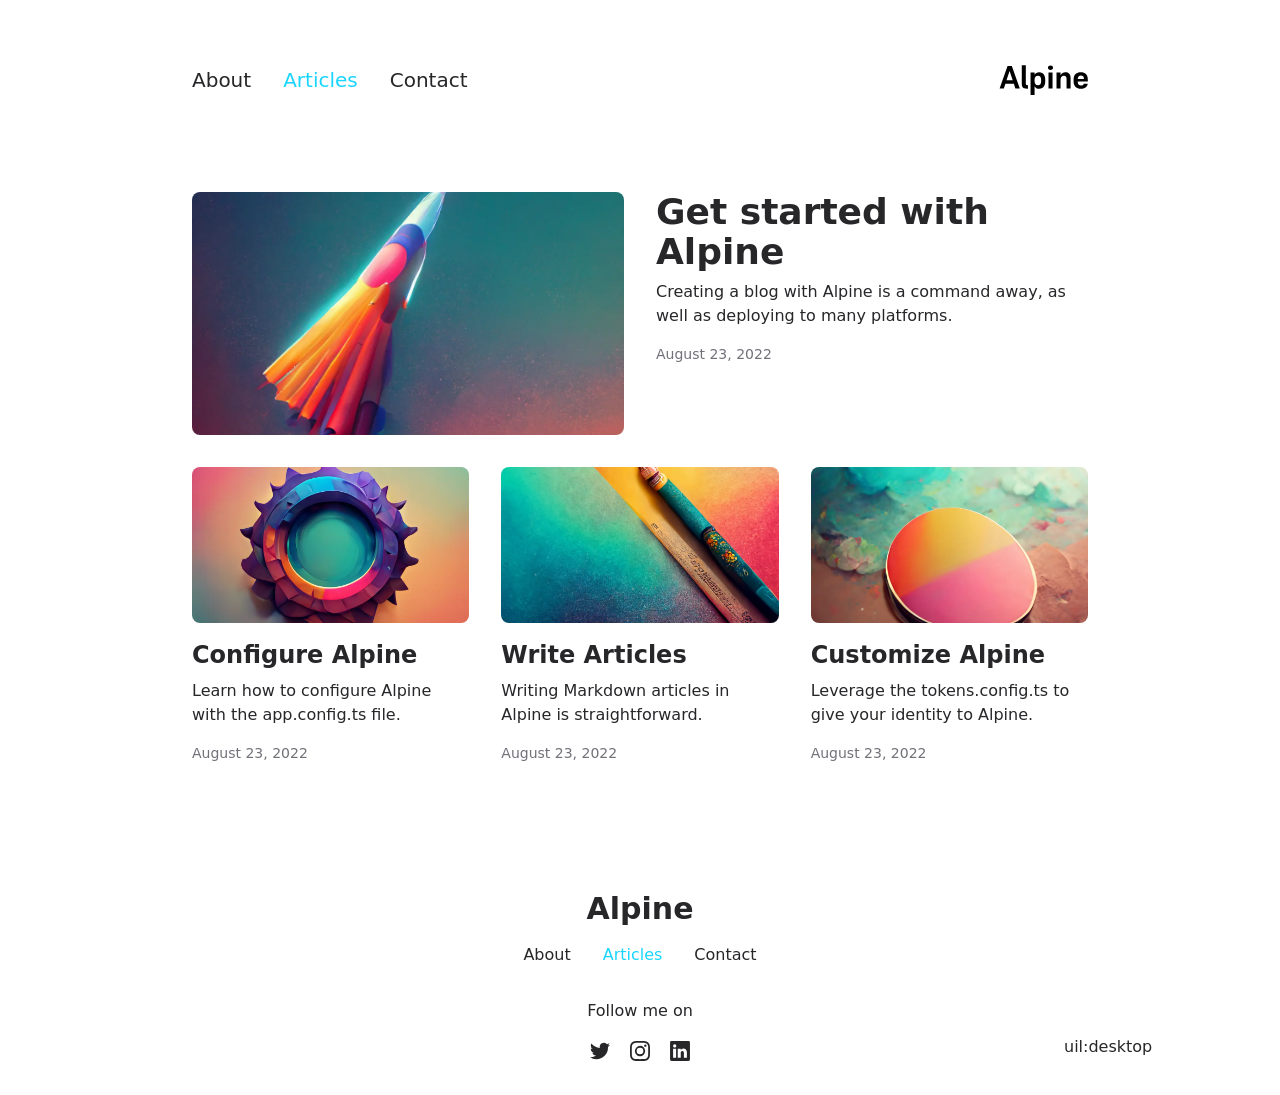
<file: articles/index.html>
<!DOCTYPE html>
<html  lang="en">
<head><meta charset="utf-8">
<meta name="viewport" content="width=device-width, initial-scale=1">
<title>Articles</title>
<meta name="twitter:card" content="summary_large_image">
<meta name="description" content="The minimalist blog theme">
<meta property="og:description" content="The minimalist blog theme">
<meta property="og:image" content="/social-card-preview.png">
<meta property="og:image:width" content="400">
<meta property="og:image:height" content="300">
<meta property="og:image:alt" content="An image showcasing my project.">
<meta property="og:title" content="Articles">
<link rel="preload" as="fetch" crossorigin="anonymous" href="/articles/_payload.json">
<link rel="stylesheet" href="/_nuxt/entry.1e890cc0.css">
<link rel="stylesheet" href="/_nuxt/DocumentDrivenNotFound.f5670325.css">
<link rel="stylesheet" href="/_nuxt/ArticlesList.93641be2.css">
<link rel="stylesheet" href="/_nuxt/ArticlesListItem.edd3a0cd.css">
<link rel="stylesheet" href="/_nuxt/ProseA.baee409d.css">
<link rel="stylesheet" href="/_nuxt/ProseCodeInline.873c7ac7.css">
<link rel="modulepreload" as="script" crossorigin href="/_nuxt/entry.67f90318.js">
<link rel="modulepreload" as="script" crossorigin href="/_nuxt/NuxtImg.e046616a.js">
<link rel="modulepreload" as="script" crossorigin href="/_nuxt/document-driven.d1c44ab8.js">
<link rel="modulepreload" as="script" crossorigin href="/_nuxt/DocumentDrivenEmpty.8c22261b.js">
<link rel="modulepreload" as="script" crossorigin href="/_nuxt/ContentRenderer.bdbeb4c4.js">
<link rel="modulepreload" as="script" crossorigin href="/_nuxt/ContentRendererMarkdown.vue.efae17f0.js">
<link rel="modulepreload" as="script" crossorigin href="/_nuxt/DocumentDrivenNotFound.2866e956.js">
<link rel="modulepreload" as="script" crossorigin href="/_nuxt/page.d54fb820.js">
<link rel="modulepreload" as="script" crossorigin href="/_nuxt/ContentRendererMarkdown.e5d822a4.js">
<link rel="modulepreload" as="script" crossorigin href="/_nuxt/ArticlesList.c9a17bfa.js">
<link rel="modulepreload" as="script" crossorigin href="/_nuxt/ArticlesListItem.856c29cf.js">
<link rel="modulepreload" as="script" crossorigin href="/_nuxt/date.824a539b.js">
<link rel="modulepreload" as="script" crossorigin href="/_nuxt/ProseA.9a2cef58.js">
<link rel="modulepreload" as="script" crossorigin href="/_nuxt/ProseCodeInline.746d4ae6.js">
<link rel="modulepreload" as="script" crossorigin href="/_nuxt/asyncData.fdee4a0b.js">
<link rel="prefetch" as="style" href="/_nuxt/article.48a712b4.css">
<link rel="prefetch" as="script" crossorigin href="/_nuxt/article.ad06054e.js">
<link rel="prefetch" as="script" crossorigin href="/_nuxt/default.c4cbc823.js">
<link rel="prefetch" as="script" crossorigin href="/_nuxt/client-db.fe9b9498.js">
<link rel="prefetch" as="script" crossorigin href="/_nuxt/debug.d6771d18.js">
<link rel="prefetch" as="style" href="/_nuxt/useStudio.e78b9f8e.css">
<link rel="prefetch" as="script" crossorigin href="/_nuxt/useStudio.bc5e2376.js">
<link rel="prefetch" as="style" href="/_nuxt/error-404.7910d5ca.css">
<link rel="prefetch" as="script" crossorigin href="/_nuxt/error-404.fc2cbe5f.js">
<link rel="prefetch" as="style" href="/_nuxt/error-500.1db01289.css">
<link rel="prefetch" as="script" crossorigin href="/_nuxt/error-500.343d287d.js">
<script type="module" src="/_nuxt/entry.67f90318.js" crossorigin></script><style id="pinceau-runtime-hydratable">@media{.phy[--]{--puid:vAeXh9-v;}.pv-mquUA0{max-width:var(--elements-container-maxWidth);padding-left:var(--elements-container-padding-mobile);padding-right:var(--elements-container-padding-mobile);}@media (min-width: 475px){.pv-mquUA0{padding-left:var(--elements-container-padding-xs);padding-right:var(--elements-container-padding-xs);}}@media (min-width: 640px){.pv-mquUA0{padding-left:var(--elements-container-padding-sm);padding-right:var(--elements-container-padding-sm);}}@media (min-width: 768px){.pv-mquUA0{padding-left:var(--elements-container-padding-md);padding-right:var(--elements-container-padding-md);}}} </style><style id="pinceau-theme">@media { :root {--pinceau-mq: initial; --alpine-readableLine: 68ch;--alpine-backdrop-backgroundColor: #f4f4f5b3;--prose-code-inline-padding: 0.2rem 0.375rem 0.2rem 0.375rem;--prose-code-block-backdropFilter: contrast(1);--prose-code-block-border-style: solid;--prose-code-block-border-width: 1px;--prose-tbody-tr-borderBottom-style: dashed;--prose-tbody-tr-borderBottom-width: 1px;--prose-th-textAlign: inherit;--prose-thead-borderBottom-style: solid;--prose-thead-borderBottom-width: 1px;--prose-thead-border-style: solid;--prose-thead-border-width: 0px;--prose-table-textAlign: start;--prose-hr-width: 1px;--prose-hr-style: solid;--prose-li-listStylePosition: outside;--prose-ol-li-markerColor: currentColor;--prose-ol-paddingInlineStart: 21px;--prose-ol-listStyleType: decimal;--prose-ul-li-markerColor: currentColor;--prose-ul-paddingInlineStart: 21px;--prose-ul-listStyleType: disc;--prose-blockquote-border-style: solid;--prose-blockquote-border-width: 4px;--prose-blockquote-quotes: '201C' '201D' '2018' '2019';--prose-blockquote-paddingInlineStart: 24px;--prose-a-code-color-hover: currentColor;--prose-a-code-color-static: currentColor;--prose-a-hasCode-borderBottom: none;--prose-a-border-distance: 2px;--prose-a-border-color-hover: currentColor;--prose-a-border-color-static: currentColor;--prose-a-border-style-hover: solid;--prose-a-border-style-static: dashed;--prose-a-border-width: 1px;--prose-a-color-static: inherit;--prose-a-textDecoration: none;--prose-h6-margin: 3rem 0 2rem;--prose-h5-margin: 3rem 0 2rem;--prose-h4-margin: 3rem 0 2rem;--prose-h3-margin: 3rem 0 2rem;--prose-h2-margin: 3rem 0 2rem;--prose-h1-margin: 0 0 2rem;--prose-p-fontSize: 18px;--typography-lead-loose: 2;--typography-lead-relaxed: 1.625;--typography-lead-normal: 1.5;--typography-lead-snug: 1.375;--typography-lead-tight: 1.25;--typography-lead-none: 1;--typography-lead-10: 2.5rem;--typography-lead-9: 2.25rem;--typography-lead-8: 2rem;--typography-lead-7: 1.75rem;--typography-lead-6: 1.5rem;--typography-lead-5: 1.25rem;--typography-lead-4: 1rem;--typography-lead-3: .75rem;--typography-lead-2: .5rem;--typography-lead-1: .025rem;--typography-fontWeight-black: 900;--typography-fontWeight-extrabold: 800;--typography-fontWeight-bold: 700;--typography-fontWeight-semibold: 600;--typography-fontWeight-medium: 500;--typography-fontWeight-normal: 400;--typography-fontWeight-light: 300;--typography-fontWeight-extralight: 200;--typography-fontWeight-thin: 100;--typography-fontSize-9xl: 128px;--typography-fontSize-8xl: 96px;--typography-fontSize-7xl: 72px;--typography-fontSize-6xl: 60px;--typography-fontSize-5xl: 48px;--typography-fontSize-4xl: 36px;--typography-fontSize-3xl: 30px;--typography-fontSize-2xl: 24px;--typography-fontSize-xl: 20px;--typography-fontSize-lg: 18px;--typography-fontSize-base: 16px;--typography-fontSize-sm: 14px;--typography-fontSize-xs: 12px;--typography-letterSpacing-wide: 0.025em;--typography-letterSpacing-tight: -0.025em;--typography-verticalMargin-base: 24px;--typography-verticalMargin-sm: 16px;--elements-border-secondary-hover: [object Object];--elements-backdrop-background: #fffc;--elements-backdrop-filter: saturate(200%) blur(20px);--elements-container-maxWidth: 64rem;--lead-loose: 2;--lead-relaxed: 1.625;--lead-normal: 1.5;--lead-snug: 1.375;--lead-tight: 1.25;--lead-none: 1;--lead-10: 2.5rem;--lead-9: 2.25rem;--lead-8: 2rem;--lead-7: 1.75rem;--lead-6: 1.5rem;--lead-5: 1.25rem;--lead-4: 1rem;--lead-3: .75rem;--lead-2: .5rem;--lead-1: .025rem;--letterSpacing-widest: 0.1em;--letterSpacing-wider: 0.05em;--letterSpacing-wide: 0.025em;--letterSpacing-normal: 0em;--letterSpacing-tight: -0.025em;--letterSpacing-tighter: -0.05em;--fontSize-9xl: 8rem;--fontSize-8xl: 6rem;--fontSize-7xl: 4.5rem;--fontSize-6xl: 3.75rem;--fontSize-5xl: 3rem;--fontSize-4xl: 2.25rem;--fontSize-3xl: 1.875rem;--fontSize-2xl: 1.5rem;--fontSize-xl: 1.25rem;--fontSize-lg: 1.125rem;--fontSize-base: 1rem;--fontSize-sm: 0.875rem;--fontSize-xs: 0.75rem;--fontWeight-black: 900;--fontWeight-extrabold: 800;--fontWeight-bold: 700;--fontWeight-semibold: 600;--fontWeight-medium: 500;--fontWeight-normal: 400;--fontWeight-light: 300;--fontWeight-extralight: 200;--fontWeight-thin: 100;--font-mono: ui-monospace, SFMono-Regular, Menlo, Monaco, Consolas, Liberation Mono, Courier New, monospace;--font-serif: ui-serif, Georgia, Cambria, Times New Roman, Times, serif;--font-sans: ui-sans-serif, system-ui, -apple-system, BlinkMacSystemFont, Segoe UI, Roboto, Helvetica Neue, Arial, Noto Sans, sans-serif, Apple Color Emoji, Segoe UI Emoji, Segoe UI Symbol, Noto Color Emoji;--opacity-total: 1;--opacity-high: 0.8;--opacity-medium: 0.5;--opacity-soft: 0.3;--opacity-light: 0.15;--opacity-bright: 0.1;--opacity-noOpacity: 0;--borderWidth-lg: 3px;--borderWidth-md: 2px;--borderWidth-sm: 1px;--borderWidth-noBorder: 0;--space-rem-875: 0.875rem;--space-rem-625: 0.625rem;--space-rem-375: 0.375rem;--space-rem-125: 0.125rem;--space-px: 1px;--space-128: 32rem;--space-96: 24rem;--space-80: 20rem;--space-72: 18rem;--space-64: 16rem;--space-60: 15rem;--space-56: 14rem;--space-52: 13rem;--space-48: 12rem;--space-44: 11rem;--space-40: 10rem;--space-36: 9rem;--space-32: 8rem;--space-28: 7rem;--space-24: 6rem;--space-20: 5rem;--space-16: 4rem;--space-14: 3.5rem;--space-12: 3rem;--space-11: 2.75rem;--space-10: 2.5rem;--space-9: 2.25rem;--space-8: 2rem;--space-7: 1.75rem;--space-6: 1.5rem;--space-5: 1.25rem;--space-4: 1rem;--space-3: 0.75rem;--space-2: 0.5rem;--space-1: 0.25rem;--space-0: 0px;--size-full: 100%;--size-7xl: 80rem;--size-6xl: 72rem;--size-5xl: 64rem;--size-4xl: 56rem;--size-3xl: 48rem;--size-2xl: 42rem;--size-xl: 36rem;--size-lg: 32rem;--size-md: 28rem;--size-sm: 24rem;--size-xs: 20rem;--size-200: 200px;--size-104: 104px;--size-80: 80px;--size-64: 64px;--size-56: 56px;--size-48: 48px;--size-40: 40px;--size-32: 32px;--size-24: 24px;--size-20: 20px;--size-16: 16px;--size-12: 12px;--size-8: 8px;--size-6: 6px;--size-4: 4px;--size-2: 2px;--size-0: 0px;--radii-full: 9999px;--radii-3xl: 1.75rem;--radii-2xl: 1.5rem;--radii-xl: 1rem;--radii-lg: 0.75rem;--radii-md: 0.5rem;--radii-sm: 0.375rem;--radii-xs: 0.25rem;--radii-2xs: 0.125rem;--radii-none: 0px;--shadow-none: 0px 0px 0px 0px transparent;--shadow-lg: 0px 10px 15px -3px #000000, 0px 4px 6px -4px #000000;--shadow-md: 0px 4px 6px -1px #000000, 0px 2px 4px -2px #000000;--shadow-sm: 0px 1px 3px 0px #000000, 0px 1px 2px -1px #000000;--shadow-xs: 0px 1px 2px 0px #000000;--height-screen: 100vh;--width-screen: 100vw;--color-primary-900: #002e38;--color-primary-800: #005c70;--color-primary-700: #008aa9;--color-primary-600: #00b9e1;--color-primary-500: #1ad6ff;--color-primary-400: #40ddff;--color-primary-300: #66e4ff;--color-primary-200: #8deaff;--color-primary-100: #b3f1ff;--color-primary-50: #d9f8ff;--color-ruby-900: #380011;--color-ruby-800: #700021;--color-ruby-700: #a90032;--color-ruby-600: #e10043;--color-ruby-500: #ff1a5e;--color-ruby-400: #ff4079;--color-ruby-300: #ff6694;--color-ruby-200: #ff8dae;--color-ruby-100: #ffb3c9;--color-ruby-50: #ffd9e4;--color-pink-900: #380025;--color-pink-800: #70004b;--color-pink-700: #a90070;--color-pink-600: #e10095;--color-pink-500: #ff1ab2;--color-pink-400: #ff40bf;--color-pink-300: #ff66cc;--color-pink-200: #ff8dd8;--color-pink-100: #ffb3e5;--color-pink-50: #ffd9f2;--color-purple-900: #190038;--color-purple-800: #330070;--color-purple-700: #4c00a9;--color-purple-600: #6500e1;--color-purple-500: #811aff;--color-purple-400: #9640ff;--color-purple-300: #ab66ff;--color-purple-200: #c08dff;--color-purple-100: #d5b3ff;--color-purple-50: #ead9ff;--color-royalblue-900: #0b0531;--color-royalblue-800: #160a62;--color-royalblue-700: #211093;--color-royalblue-600: #2c15c4;--color-royalblue-500: #4127e8;--color-royalblue-400: #614bec;--color-royalblue-300: #806ff0;--color-royalblue-200: #a093f3;--color-royalblue-100: #c0b7f7;--color-royalblue-50: #dfdbfb;--color-indigoblue-900: #001238;--color-indigoblue-800: #002370;--color-indigoblue-700: #0035a9;--color-indigoblue-600: #0047e1;--color-indigoblue-500: #1a62ff;--color-indigoblue-400: #407cff;--color-indigoblue-300: #6696ff;--color-indigoblue-200: #8db0ff;--color-indigoblue-100: #b3cbff;--color-indigoblue-50: #d9e5ff;--color-blue-900: #002438;--color-blue-800: #004870;--color-blue-700: #006ca9;--color-blue-600: #0090e1;--color-blue-500: #1aadff;--color-blue-400: #40bbff;--color-blue-300: #66c8ff;--color-blue-200: #8dd6ff;--color-blue-100: #b3e4ff;--color-blue-50: #d9f1ff;--color-lightblue-900: #002e38;--color-lightblue-800: #005c70;--color-lightblue-700: #008aa9;--color-lightblue-600: #00b9e1;--color-lightblue-500: #1ad6ff;--color-lightblue-400: #40ddff;--color-lightblue-300: #66e4ff;--color-lightblue-200: #8deaff;--color-lightblue-100: #b3f1ff;--color-lightblue-50: #d9f8ff;--color-teal-900: #062a28;--color-teal-800: #0b544f;--color-teal-700: #117d77;--color-teal-600: #16a79e;--color-teal-500: #1cd1c6;--color-teal-400: #36e4da;--color-teal-300: #5fe9e1;--color-teal-200: #87efe9;--color-teal-100: #aff4f0;--color-teal-50: #d7faf8;--color-pear-900: #2a2b09;--color-pear-800: #545512;--color-pear-700: #7e801b;--color-pear-600: #a8aa24;--color-pear-500: #d0d32f;--color-pear-400: #d8da52;--color-pear-300: #e0e274;--color-pear-200: #e8e997;--color-pear-100: #eff0ba;--color-pear-50: #f7f8dc;--color-red-900: #380300;--color-red-800: #700700;--color-red-700: #a90a00;--color-red-600: #e10e00;--color-red-500: #ff281a;--color-red-400: #ff4c40;--color-red-300: #ff7066;--color-red-200: #ff948d;--color-red-100: #ffb7b3;--color-red-50: #ffdbd9;--color-orange-900: #381800;--color-orange-800: #702f00;--color-orange-700: #a94700;--color-orange-600: #e15e00;--color-orange-500: #ff7a1a;--color-orange-400: #ff9040;--color-orange-300: #ffa666;--color-orange-200: #ffbd8d;--color-orange-100: #ffd3b3;--color-orange-50: #ffe9d9;--color-yellow-900: #362b03;--color-yellow-800: #6d5605;--color-yellow-700: #a38108;--color-yellow-600: #daac0a;--color-yellow-500: #f5c828;--color-yellow-400: #f7d14c;--color-yellow-300: #f8da70;--color-yellow-200: #fae393;--color-yellow-100: #fcedb7;--color-yellow-50: #fdf6db;--color-green-900: #003f25;--color-green-800: #005e38;--color-green-700: #007e4a;--color-green-600: #009d5d;--color-green-500: #00bd6f;--color-green-400: #00dc82;--color-green-300: #30ffaa;--color-green-200: #83ffcc;--color-green-100: #acffdd;--color-green-50: #d6ffee;--color-gray-900: #18181B;--color-gray-800: #27272A;--color-gray-700: #3f3f46;--color-gray-600: #52525B;--color-gray-500: #71717A;--color-gray-400: #a1a1aa;--color-gray-300: #D4d4d8;--color-gray-200: #e4e4e7;--color-gray-100: #f4f4f5;--color-gray-50: #fafafa;--color-black: #0c0c0d;--color-white: #FFFFFF;--media-portrait: only screen and (orientation: portrait);--media-landscape: only screen and (orientation: landscape);--media-rm: (prefers-reduced-motion: reduce);--media-2xl: (min-width: 1536px);--media-xl: (min-width: 1280px);--media-lg: (min-width: 1024px);--media-md: (min-width: 768px);--media-sm: (min-width: 640px);--media-xs: (min-width: 475px);--alpine-body-color: var(--color-gray-800);--alpine-body-backgroundColor: var(--color-white);--prose-code-inline-fontWeight: var(--typography-fontWeight-normal);--prose-code-inline-fontSize: var(--typography-fontSize-sm);--prose-code-inline-borderRadius: var(--radii-xs);--prose-code-block-pre-padding: var(--typography-verticalMargin-sm);--prose-code-block-margin: var(--typography-verticalMargin-base) 0;--prose-code-block-fontSize: var(--typography-fontSize-sm);--prose-tbody-code-inline-fontSize: var(--typography-fontSize-sm);--prose-tbody-td-padding: var(--typography-verticalMargin-sm);--prose-th-fontWeight: var(--typography-fontWeight-semibold);--prose-th-padding: 0 var(--typography-verticalMargin-sm) var(--typography-verticalMargin-sm) var(--typography-verticalMargin-sm);--prose-table-lineHeight: var(--typography-lead-6);--prose-table-fontSize: var(--typography-fontSize-sm);--prose-table-margin: var(--typography-verticalMargin-base) 0;--prose-hr-margin: var(--typography-verticalMargin-base) 0;--prose-li-margin: var(--typography-verticalMargin-sm) 0;--prose-ol-margin: var(--typography-verticalMargin-base) 0;--prose-ul-margin: var(--typography-verticalMargin-base) 0;--prose-blockquote-margin: var(--typography-verticalMargin-base) 0;--prose-a-code-border-style: var(--prose-a-border-style-static);--prose-a-code-border-width: var(--prose-a-border-width);--prose-a-fontWeight: var(--typography-fontWeight-medium);--prose-img-margin: var(--typography-verticalMargin-base) 0;--prose-strong-fontWeight: var(--typography-fontWeight-semibold);--prose-h6-iconSize: var(--typography-fontSize-base);--prose-h6-fontWeight: var(--typography-fontWeight-semibold);--prose-h6-lineHeight: var(--typography-lead-normal);--prose-h6-fontSize: var(--typography-fontSize-lg);--prose-h5-iconSize: var(--typography-fontSize-lg);--prose-h5-fontWeight: var(--typography-fontWeight-semibold);--prose-h5-lineHeight: var(--typography-lead-snug);--prose-h5-fontSize: var(--typography-fontSize-xl);--prose-h4-iconSize: var(--typography-fontSize-lg);--prose-h4-letterSpacing: var(--typography-letterSpacing-tight);--prose-h4-fontWeight: var(--typography-fontWeight-semibold);--prose-h4-lineHeight: var(--typography-lead-snug);--prose-h4-fontSize: var(--typography-fontSize-2xl);--prose-h3-iconSize: var(--typography-fontSize-xl);--prose-h3-letterSpacing: var(--typography-letterSpacing-tight);--prose-h3-fontWeight: var(--typography-fontWeight-semibold);--prose-h3-lineHeight: var(--typography-lead-snug);--prose-h3-fontSize: var(--typography-fontSize-3xl);--prose-h2-iconSize: var(--typography-fontSize-2xl);--prose-h2-letterSpacing: var(--typography-letterSpacing-tight);--prose-h2-fontWeight: var(--typography-fontWeight-semibold);--prose-h2-lineHeight: var(--typography-lead-tight);--prose-h2-fontSize: var(--typography-fontSize-4xl);--prose-h1-iconSize: var(--typography-fontSize-3xl);--prose-h1-letterSpacing: var(--typography-letterSpacing-tight);--prose-h1-fontWeight: var(--typography-fontWeight-bold);--prose-h1-lineHeight: var(--typography-lead-tight);--prose-h1-fontSize: var(--typography-fontSize-5xl);--prose-p-br-margin: var(--typography-verticalMargin-base) 0 0 0;--prose-p-margin: var(--typography-verticalMargin-base) 0;--prose-p-lineHeight: var(--typography-lead-normal);--typography-color-primary-900: var(--color-primary-900);--typography-color-primary-800: var(--color-primary-800);--typography-color-primary-700: var(--color-primary-700);--typography-color-primary-600: var(--color-primary-600);--typography-color-primary-500: var(--color-primary-500);--typography-color-primary-400: var(--color-primary-400);--typography-color-primary-300: var(--color-primary-300);--typography-color-primary-200: var(--color-primary-200);--typography-color-primary-100: var(--color-primary-100);--typography-color-primary-50: var(--color-primary-50);--typography-font-code: var(--font-mono);--typography-font-body: var(--font-sans);--typography-font-display: var(--font-sans);--typography-body-backgroundColor: var(--color-white);--typography-body-color: var(--color-black);--elements-state-danger-borderColor-secondary: var(--color-red-200);--elements-state-danger-borderColor-primary: var(--color-red-100);--elements-state-danger-backgroundColor-secondary: var(--color-red-100);--elements-state-danger-backgroundColor-primary: var(--color-red-50);--elements-state-danger-color-secondary: var(--color-red-600);--elements-state-danger-color-primary: var(--color-red-500);--elements-state-warning-borderColor-secondary: var(--color-yellow-200);--elements-state-warning-borderColor-primary: var(--color-yellow-100);--elements-state-warning-backgroundColor-secondary: var(--color-yellow-100);--elements-state-warning-backgroundColor-primary: var(--color-yellow-50);--elements-state-warning-color-secondary: var(--color-yellow-700);--elements-state-warning-color-primary: var(--color-yellow-600);--elements-state-success-borderColor-secondary: var(--color-green-200);--elements-state-success-borderColor-primary: var(--color-green-100);--elements-state-success-backgroundColor-secondary: var(--color-green-100);--elements-state-success-backgroundColor-primary: var(--color-green-50);--elements-state-success-color-secondary: var(--color-green-600);--elements-state-success-color-primary: var(--color-green-500);--elements-state-info-borderColor-secondary: var(--color-blue-200);--elements-state-info-borderColor-primary: var(--color-blue-100);--elements-state-info-backgroundColor-secondary: var(--color-blue-100);--elements-state-info-backgroundColor-primary: var(--color-blue-50);--elements-state-info-color-secondary: var(--color-blue-600);--elements-state-info-color-primary: var(--color-blue-500);--elements-state-primary-borderColor-secondary: var(--color-primary-200);--elements-state-primary-borderColor-primary: var(--color-primary-100);--elements-state-primary-backgroundColor-secondary: var(--color-primary-100);--elements-state-primary-backgroundColor-primary: var(--color-primary-50);--elements-state-primary-color-secondary: var(--color-primary-700);--elements-state-primary-color-primary: var(--color-primary-600);--elements-surface-secondary-backgroundColor: var(--color-gray-200);--elements-surface-primary-backgroundColor: var(--color-gray-100);--elements-surface-background-base: var(--color-gray-100);--elements-border-secondary-static: var(--color-gray-200);--elements-border-primary-hover: var(--color-gray-200);--elements-border-primary-static: var(--color-gray-100);--elements-container-padding-md: var(--space-16);--elements-container-padding-sm: var(--space-12);--elements-container-padding-xs: var(--space-8);--elements-container-padding-mobile: var(--space-6);--elements-text-secondary-color-hover: var(--color-gray-700);--elements-text-secondary-color-static: var(--color-gray-500);--elements-text-primary-color-static: var(--color-gray-900);--text-6xl-lineHeight: var(--lead-none);--text-6xl-fontSize: var(--fontSize-6xl);--text-5xl-lineHeight: var(--lead-none);--text-5xl-fontSize: var(--fontSize-5xl);--text-4xl-lineHeight: var(--lead-10);--text-4xl-fontSize: var(--fontSize-4xl);--text-3xl-lineHeight: var(--lead-9);--text-3xl-fontSize: var(--fontSize-3xl);--text-2xl-lineHeight: var(--lead-8);--text-2xl-fontSize: var(--fontSize-2xl);--text-xl-lineHeight: var(--lead-7);--text-xl-fontSize: var(--fontSize-xl);--text-lg-lineHeight: var(--lead-7);--text-lg-fontSize: var(--fontSize-lg);--text-base-lineHeight: var(--lead-6);--text-base-fontSize: var(--fontSize-base);--text-sm-lineHeight: var(--lead-5);--text-sm-fontSize: var(--fontSize-sm);--text-xs-lineHeight: var(--lead-4);--text-xs-fontSize: var(--fontSize-xs);--shadow-2xl: 0px 25px 50px -12px var(--color-gray-900);--shadow-xl: 0px 20px 25px -5px var(--color-gray-400), 0px 8px 10px -6px #000000;--color-secondary-900: var(--color-gray-900);--color-secondary-800: var(--color-gray-800);--color-secondary-700: var(--color-gray-700);--color-secondary-600: var(--color-gray-600);--color-secondary-500: var(--color-gray-500);--color-secondary-400: var(--color-gray-400);--color-secondary-300: var(--color-gray-300);--color-secondary-200: var(--color-gray-200);--color-secondary-100: var(--color-gray-100);--color-secondary-50: var(--color-gray-50);--prose-a-code-background-hover: var(--typography-color-primary-50);--prose-a-code-border-color-hover: var(--typography-color-primary-500);--prose-a-color-hover: var(--typography-color-primary-500);--typography-color-secondary-900: var(--color-secondary-900);--typography-color-secondary-800: var(--color-secondary-800);--typography-color-secondary-700: var(--color-secondary-700);--typography-color-secondary-600: var(--color-secondary-600);--typography-color-secondary-500: var(--color-secondary-500);--typography-color-secondary-400: var(--color-secondary-400);--typography-color-secondary-300: var(--color-secondary-300);--typography-color-secondary-200: var(--color-secondary-200);--typography-color-secondary-100: var(--color-secondary-100);--typography-color-secondary-50: var(--color-secondary-50);--prose-code-inline-backgroundColor: var(--typography-color-secondary-100);--prose-code-inline-color: var(--typography-color-secondary-700);--prose-code-block-backgroundColor: var(--typography-color-secondary-100);--prose-code-block-color: var(--typography-color-secondary-700);--prose-code-block-border-color: var(--typography-color-secondary-200);--prose-tbody-tr-borderBottom-color: var(--typography-color-secondary-200);--prose-th-color: var(--typography-color-secondary-600);--prose-thead-borderBottom-color: var(--typography-color-secondary-200);--prose-thead-border-color: var(--typography-color-secondary-300);--prose-hr-color: var(--typography-color-secondary-200);--prose-blockquote-border-color: var(--typography-color-secondary-200);--prose-blockquote-color: var(--typography-color-secondary-500);--prose-a-code-border-color-static: var(--typography-color-secondary-400); } }@media { :root.dark {--pinceau-mq: dark; --alpine-backdrop-backgroundColor: #18181bb3;--prose-code-block-backdropFilter: contrast(1);--prose-ol-li-markerColor: currentColor;--prose-ul-li-markerColor: currentColor;--prose-a-code-color-hover: currentColor;--prose-a-code-color-static: currentColor;--prose-a-border-color-hover: currentColor;--prose-a-border-color-static: currentColor;--prose-a-color-static: inherit;--elements-backdrop-background: #0c0d0ccc;--alpine-body-color: var(--color-gray-200);--alpine-body-backgroundColor: var(--color-black);--typography-body-backgroundColor: var(--color-black);--typography-body-color: var(--color-white);--elements-state-danger-borderColor-secondary: var(--color-red-700);--elements-state-danger-borderColor-primary: var(--color-red-800);--elements-state-danger-backgroundColor-secondary: var(--color-red-800);--elements-state-danger-backgroundColor-primary: var(--color-red-900);--elements-state-danger-color-secondary: var(--color-red-200);--elements-state-danger-color-primary: var(--color-red-300);--elements-state-warning-borderColor-secondary: var(--color-yellow-700);--elements-state-warning-borderColor-primary: var(--color-yellow-800);--elements-state-warning-backgroundColor-secondary: var(--color-yellow-800);--elements-state-warning-backgroundColor-primary: var(--color-yellow-900);--elements-state-warning-color-secondary: var(--color-yellow-200);--elements-state-warning-color-primary: var(--color-yellow-400);--elements-state-success-borderColor-secondary: var(--color-green-700);--elements-state-success-borderColor-primary: var(--color-green-800);--elements-state-success-backgroundColor-secondary: var(--color-green-800);--elements-state-success-backgroundColor-primary: var(--color-green-900);--elements-state-success-color-secondary: var(--color-green-200);--elements-state-success-color-primary: var(--color-green-400);--elements-state-info-borderColor-secondary: var(--color-blue-700);--elements-state-info-borderColor-primary: var(--color-blue-800);--elements-state-info-backgroundColor-secondary: var(--color-blue-800);--elements-state-info-backgroundColor-primary: var(--color-blue-900);--elements-state-info-color-secondary: var(--color-blue-200);--elements-state-info-color-primary: var(--color-blue-400);--elements-state-primary-borderColor-secondary: var(--color-primary-700);--elements-state-primary-borderColor-primary: var(--color-primary-800);--elements-state-primary-backgroundColor-secondary: var(--color-primary-800);--elements-state-primary-backgroundColor-primary: var(--color-primary-900);--elements-state-primary-color-secondary: var(--color-primary-200);--elements-state-primary-color-primary: var(--color-primary-400);--elements-surface-secondary-backgroundColor: var(--color-gray-800);--elements-surface-primary-backgroundColor: var(--color-gray-900);--elements-surface-background-base: var(--color-gray-900);--elements-border-secondary-static: var(--color-gray-800);--elements-border-primary-hover: var(--color-gray-800);--elements-border-primary-static: var(--color-gray-900);--elements-text-secondary-color-hover: var(--color-gray-200);--elements-text-secondary-color-static: var(--color-gray-400);--elements-text-primary-color-static: var(--color-gray-50);--prose-a-code-background-hover: var(--typography-color-primary-900);--prose-a-code-border-color-hover: var(--typography-color-primary-600);--prose-a-color-hover: var(--typography-color-primary-400);--prose-code-inline-backgroundColor: var(--typography-color-secondary-800);--prose-code-inline-color: var(--typography-color-secondary-200);--prose-code-block-backgroundColor: var(--typography-color-secondary-900);--prose-code-block-color: var(--typography-color-secondary-200);--prose-code-block-border-color: var(--typography-color-secondary-800);--prose-tbody-tr-borderBottom-color: var(--typography-color-secondary-800);--prose-th-color: var(--typography-color-secondary-400);--prose-thead-borderBottom-color: var(--typography-color-secondary-800);--prose-thead-border-color: var(--typography-color-secondary-600);--prose-hr-color: var(--typography-color-secondary-800);--prose-blockquote-border-color: var(--typography-color-secondary-700);--prose-blockquote-color: var(--typography-color-secondary-400);--prose-a-code-border-color-static: var(--typography-color-secondary-600); } }</style><script>"use strict";(()=>{const a=window,e=document.documentElement,m=["dark","light"],c=window&&window.localStorage&&window.localStorage.getItem&&window.localStorage.getItem("nuxt-color-mode")||"system";let n=c==="system"?d():c;const l=e.getAttribute("data-color-mode-forced");l&&(n=l),i(n),a["__NUXT_COLOR_MODE__"]={preference:c,value:n,getColorScheme:d,addColorScheme:i,removeColorScheme:f};function i(o){const t=""+o+"",s="";e.classList?e.classList.add(t):e.className+=" "+t,s&&e.setAttribute("data-"+s,o)}function f(o){const t=""+o+"",s="";e.classList?e.classList.remove(t):e.className=e.className.replace(new RegExp(t,"g"),""),s&&e.removeAttribute("data-"+s)}function r(o){return a.matchMedia("(prefers-color-scheme"+o+")")}function d(){if(a.matchMedia&&r("").media!=="not all"){for(const o of m)if(r(":"+o).matches)return o}return"light"}})();
</script></head>
<body ><div id="__nuxt"><div class="container pv-mquUA0 pc-vAeXh9 app-layout" data-v-dfb61b5f data-v-89ccd14e><!--[--><div class="nuxt-progress" style="width:0%;height:3px;opacity:0;background-size:Infinity% auto;" data-v-dfb61b5f></div><header class="right" data-v-dfb61b5f data-v-e970d863><div class="menu" data-v-e970d863><button aria-label="Navigation Menu" data-v-e970d863><svg width="24" height="24" viewBox="0 0 68 68" fill="currentColor" xmlns="http://www.w3.org/2000/svg" data-v-e970d863><path d="M8 34C8 32.1362 8 31.2044 8.30448 30.4693C8.71046 29.4892 9.48915 28.7105 10.4693 28.3045C11.2044 28 12.1362 28 14 28C15.8638 28 16.7956 28 17.5307 28.3045C18.5108 28.7105 19.2895 29.4892 19.6955 30.4693C20 31.2044 20 32.1362 20 34C20 35.8638 20 36.7956 19.6955 37.5307C19.2895 38.5108 18.5108 39.2895 17.5307 39.6955C16.7956 40 15.8638 40 14 40C12.1362 40 11.2044 40 10.4693 39.6955C9.48915 39.2895 8.71046 38.5108 8.30448 37.5307C8 36.7956 8 35.8638 8 34Z" data-v-e970d863></path><path d="M28 34C28 32.1362 28 31.2044 28.3045 30.4693C28.7105 29.4892 29.4892 28.7105 30.4693 28.3045C31.2044 28 32.1362 28 34 28C35.8638 28 36.7956 28 37.5307 28.3045C38.5108 28.7105 39.2895 29.4892 39.6955 30.4693C40 31.2044 40 32.1362 40 34C40 35.8638 40 36.7956 39.6955 37.5307C39.2895 38.5108 38.5108 39.2895 37.5307 39.6955C36.7956 40 35.8638 40 34 40C32.1362 40 31.2044 40 30.4693 39.6955C29.4892 39.2895 28.7105 38.5108 28.3045 37.5307C28 36.7956 28 35.8638 28 34Z" data-v-e970d863></path><path d="M48 34C48 32.1362 48 31.2044 48.3045 30.4693C48.7105 29.4892 49.4892 28.7105 50.4693 28.3045C51.2044 28 52.1362 28 54 28C55.8638 28 56.7956 28 57.5307 28.3045C58.5108 28.7105 59.2895 29.4892 59.6955 30.4693C60 31.2044 60 32.1362 60 34C60 35.8638 60 36.7956 59.6955 37.5307C59.2895 38.5108 58.5108 39.2895 57.5307 39.6955C56.7956 40 55.8638 40 54 40C52.1362 40 51.2044 40 50.4693 39.6955C49.4892 39.2895 48.7105 38.5108 48.3045 37.5307C48 36.7956 48 35.8638 48 34Z" data-v-e970d863></path></svg></button></div><div class="overlay" data-v-e970d863><nav data-v-e970d863 data-v-b1242ced><ul data-v-b1242ced><!--[--><li data-v-b1242ced><a href="/" class="" data-v-b1242ced><span class="underline-fx" data-v-b1242ced></span> About</a></li><li data-v-b1242ced><a aria-current="page" href="/articles" class="router-link-active router-link-exact-active" data-v-b1242ced><span class="underline-fx" data-v-b1242ced></span> Articles</a></li><li data-v-b1242ced><a href="/contact" class="" data-v-b1242ced><span class="underline-fx" data-v-b1242ced></span> Contact</a></li><!--]--></ul></nav></div><div class="logo" data-v-e970d863><a href="/" class="" data-v-e970d863><img src="/logo-dark.svg" class="dark-img" alt="alpine" width="89" height="31" data-v-e970d863><img src="/logo.svg" class="light-img" alt="alpine" width="89" height="31" data-v-e970d863></a></div><div class="main-nav" data-v-e970d863><nav data-v-e970d863 data-v-b1242ced><ul data-v-b1242ced><!--[--><li data-v-b1242ced><a href="/" class="" data-v-b1242ced><span class="underline-fx" data-v-b1242ced></span> About</a></li><li data-v-b1242ced><a aria-current="page" href="/articles" class="router-link-active router-link-exact-active" data-v-b1242ced><span class="underline-fx" data-v-b1242ced></span> Articles</a></li><li data-v-b1242ced><a href="/contact" class="" data-v-b1242ced><span class="underline-fx" data-v-b1242ced></span> Contact</a></li><!--]--></ul></nav></div></header><!--[--><div class="document-driven-page"><main><!--[--><div><div class="articles-list" data-v-96cae000><div class="featured" data-v-96cae000><article class="featured" data-v-96cae000 data-v-aae36789><div class="image" data-v-aae36789><!----><a href="/articles/get-started" class="" data-v-aae36789><img src="/articles/get-started.webp" alt="Get started with Alpine" width="16" height="9" data-v-aae36789></a></div><div class="content" data-v-aae36789><a href="/articles/get-started" class="headline" data-v-aae36789><h1 data-v-aae36789>Get started with Alpine</h1></a><p class="description" data-v-aae36789>Creating a blog with Alpine is a command away, as well as deploying to many platforms.</p><time data-v-aae36789>August 23, 2022</time></div></article></div><div class="layout" data-v-96cae000><!--[--><article class="" data-v-96cae000 data-v-aae36789><div class="image" data-v-aae36789><!----><a href="/articles/configure" class="" data-v-aae36789><img src="/articles/configure-alpine.webp" alt="Configure Alpine" width="16" height="9" data-v-aae36789></a></div><div class="content" data-v-aae36789><a href="/articles/configure" class="headline" data-v-aae36789><h1 data-v-aae36789>Configure Alpine</h1></a><p class="description" data-v-aae36789>Learn how to configure Alpine with the app.config.ts file.</p><time data-v-aae36789>August 23, 2022</time></div></article><article class="" data-v-96cae000 data-v-aae36789><div class="image" data-v-aae36789><!----><a href="/articles/write-articles" class="" data-v-aae36789><img src="/articles/write-articles.webp" alt="Write Articles" width="16" height="9" data-v-aae36789></a></div><div class="content" data-v-aae36789><a href="/articles/write-articles" class="headline" data-v-aae36789><h1 data-v-aae36789>Write Articles</h1></a><p class="description" data-v-aae36789>Writing Markdown articles in Alpine is straightforward.</p><time data-v-aae36789>August 23, 2022</time></div></article><article class="" data-v-96cae000 data-v-aae36789><div class="image" data-v-aae36789><!----><a href="/articles/design-tokens" class="" data-v-aae36789><img src="/articles/design-tokens.webp" alt="Customize Alpine" width="16" height="9" data-v-aae36789></a></div><div class="content" data-v-aae36789><a href="/articles/design-tokens" class="headline" data-v-aae36789><h1 data-v-aae36789>Customize Alpine</h1></a><p class="description" data-v-aae36789>Leverage the tokens.config.ts to give your identity to Alpine.</p><time data-v-aae36789>August 23, 2022</time></div></article><!--]--></div></div></div><!--]--></main></div><!--]--><footer class="center" data-v-dfb61b5f data-v-9902e267><a href="https://www.github.com/nuxt-themes/alpine" rel="noopener noreferrer" class="credits" data-v-9902e267>Alpine</a><div class="navigation" data-v-9902e267><nav data-v-9902e267 data-v-b1242ced><ul data-v-b1242ced><!--[--><li data-v-b1242ced><a href="/" class="" data-v-b1242ced><span class="underline-fx" data-v-b1242ced></span> About</a></li><li data-v-b1242ced><a aria-current="page" href="/articles" class="router-link-active router-link-exact-active" data-v-b1242ced><span class="underline-fx" data-v-b1242ced></span> Articles</a></li><li data-v-b1242ced><a href="/contact" class="" data-v-b1242ced><span class="underline-fx" data-v-b1242ced></span> Contact</a></li><!--]--></ul></nav></div><p class="message" data-v-9902e267>Follow me on</p><div class="icons" data-v-9902e267><div class="social" data-v-9902e267><!--[--><a href="https://twitter.com/nuxtlabs" rel="noopener noreferrer" target="_blank" title="nuxtlabs" aria-label="nuxtlabs" data-v-83c07440><svg xmlns="http://www.w3.org/2000/svg" xmlns:xlink="http://www.w3.org/1999/xlink" aria-hidden="true" role="img" class="icon" data-v-83c07440 style="" width="1em" height="1em" viewBox="0 0 24 24" data-v-121c6e7d><path fill="currentColor" d="M22 5.8a8.49 8.49 0 0 1-2.36.64a4.13 4.13 0 0 0 1.81-2.27a8.21 8.21 0 0 1-2.61 1a4.1 4.1 0 0 0-7 3.74a11.64 11.64 0 0 1-8.45-4.29a4.16 4.16 0 0 0-.55 2.07a4.09 4.09 0 0 0 1.82 3.41a4.05 4.05 0 0 1-1.86-.51v.05a4.1 4.1 0 0 0 3.3 4a3.93 3.93 0 0 1-1.1.17a4.9 4.9 0 0 1-.77-.07a4.11 4.11 0 0 0 3.83 2.84A8.22 8.22 0 0 1 3 18.34a7.93 7.93 0 0 1-1-.06a11.57 11.57 0 0 0 6.29 1.85A11.59 11.59 0 0 0 20 8.45v-.53a8.43 8.43 0 0 0 2-2.12"/></svg></a><a href="https://instagram.com/atinuxt" rel="noopener noreferrer" target="_blank" title="atinuxt" aria-label="atinuxt" data-v-83c07440><svg xmlns="http://www.w3.org/2000/svg" xmlns:xlink="http://www.w3.org/1999/xlink" aria-hidden="true" role="img" class="icon" data-v-83c07440 style="" width="1em" height="1em" viewBox="0 0 24 24" data-v-121c6e7d><path fill="currentColor" d="M17.34 5.46a1.2 1.2 0 1 0 1.2 1.2a1.2 1.2 0 0 0-1.2-1.2m4.6 2.42a7.59 7.59 0 0 0-.46-2.43a4.94 4.94 0 0 0-1.16-1.77a4.7 4.7 0 0 0-1.77-1.15a7.3 7.3 0 0 0-2.43-.47C15.06 2 14.72 2 12 2s-3.06 0-4.12.06a7.3 7.3 0 0 0-2.43.47a4.78 4.78 0 0 0-1.77 1.15a4.7 4.7 0 0 0-1.15 1.77a7.3 7.3 0 0 0-.47 2.43C2 8.94 2 9.28 2 12s0 3.06.06 4.12a7.3 7.3 0 0 0 .47 2.43a4.7 4.7 0 0 0 1.15 1.77a4.78 4.78 0 0 0 1.77 1.15a7.3 7.3 0 0 0 2.43.47C8.94 22 9.28 22 12 22s3.06 0 4.12-.06a7.3 7.3 0 0 0 2.43-.47a4.7 4.7 0 0 0 1.77-1.15a4.85 4.85 0 0 0 1.16-1.77a7.59 7.59 0 0 0 .46-2.43c0-1.06.06-1.4.06-4.12s0-3.06-.06-4.12ZM20.14 16a5.61 5.61 0 0 1-.34 1.86a3.06 3.06 0 0 1-.75 1.15a3.19 3.19 0 0 1-1.15.75a5.61 5.61 0 0 1-1.86.34c-1 .05-1.37.06-4 .06s-3 0-4-.06a5.73 5.73 0 0 1-1.94-.3a3.27 3.27 0 0 1-1.1-.75a3 3 0 0 1-.74-1.15a5.54 5.54 0 0 1-.4-1.9c0-1-.06-1.37-.06-4s0-3 .06-4a5.54 5.54 0 0 1 .35-1.9A3 3 0 0 1 5 5a3.14 3.14 0 0 1 1.1-.8A5.73 5.73 0 0 1 8 3.86c1 0 1.37-.06 4-.06s3 0 4 .06a5.61 5.61 0 0 1 1.86.34a3.06 3.06 0 0 1 1.19.8a3.06 3.06 0 0 1 .75 1.1a5.61 5.61 0 0 1 .34 1.9c.05 1 .06 1.37.06 4s-.01 3-.06 4M12 6.87A5.13 5.13 0 1 0 17.14 12A5.12 5.12 0 0 0 12 6.87Zm0 8.46A3.33 3.33 0 1 1 15.33 12A3.33 3.33 0 0 1 12 15.33Z"/></svg></a><a href="https://www.linkedin.com/company/nuxtlabs" rel="noopener noreferrer" target="_blank" title="LinkedIn" aria-label="LinkedIn" data-v-83c07440><svg xmlns="http://www.w3.org/2000/svg" xmlns:xlink="http://www.w3.org/1999/xlink" aria-hidden="true" role="img" class="icon" data-v-83c07440 style="" width="1em" height="1em" viewBox="0 0 24 24" data-v-121c6e7d><path fill="currentColor" d="M20.47 2H3.53a1.45 1.45 0 0 0-1.47 1.43v17.14A1.45 1.45 0 0 0 3.53 22h16.94a1.45 1.45 0 0 0 1.47-1.43V3.43A1.45 1.45 0 0 0 20.47 2M8.09 18.74h-3v-9h3ZM6.59 8.48a1.56 1.56 0 1 1 0-3.12a1.57 1.57 0 1 1 0 3.12m12.32 10.26h-3v-4.83c0-1.21-.43-2-1.52-2A1.65 1.65 0 0 0 12.85 13a2 2 0 0 0-.1.73v5h-3v-9h3V11a3 3 0 0 1 2.71-1.5c2 0 3.45 1.29 3.45 4.06Z"/></svg></a><!--]--></div><div class="color-mode-switch" data-v-9902e267><button aria-label="Color Mode" data-v-9902e267 data-v-1aa83e18><span data-v-1aa83e18></span></button></div></div></footer><!--]--></div></div><script type="application/json" id="__NUXT_DATA__" data-ssr="true" data-src="/articles/_payload.json">[{"state":1,"_errors":79,"serverRendered":51,"path":7,"prerenderedAt":82},["Reactive",2],{"$sdd-pages":3,"$sdd-surrounds":29,"$sdd-globals":47,"$scolor-mode":49,"$sdd-navigation":52,"$sicons":70},["ShallowRef",4],["ShallowReactive",5],{"/articles":6},{"_path":7,"_dir":8,"_draft":9,"_partial":9,"_locale":8,"title":10,"description":8,"layout":11,"body":12,"_type":24,"_id":25,"_source":26,"_file":27,"_extension":28},"/articles","",false,"Articles","page",{"type":13,"children":14,"toc":21},"root",[15],{"type":16,"tag":17,"props":18,"children":20},"element","articles-list",{"path":19},"articles",[],{"title":8,"searchDepth":22,"depth":22,"links":23},2,[],"markdown","content:2.articles.md","content","2.articles.md","md",["ShallowRef",30],["ShallowReactive",31],{"/articles":32},[33,42],{"_path":34,"_dir":8,"_draft":9,"_partial":9,"_locale":8,"title":35,"description":36,"layout":37,"head":38,"_type":24,"_id":40,"_source":26,"_file":41,"_extension":28},"/","About","An open source blog theme powered by Nuxt.","default",{"title":39},"Alpine","content:1.index.md","1.index.md",{"_path":43,"_dir":8,"_draft":9,"_partial":9,"_locale":8,"title":44,"description":8,"layout":37,"_type":24,"_id":45,"_source":26,"_file":46,"_extension":28},"/contact","Contact","content:3.contact.md","3.contact.md",["ShallowRef",48],{},{"preference":50,"value":50,"unknown":51,"forced":9},"system",true,[53,54,69],{"title":35,"_path":34,"layout":37},{"title":10,"_path":7,"children":55,"layout":11},[56,60,63,66],{"title":57,"_path":58,"layout":59},"Get started with Alpine","/articles/get-started","article",{"title":61,"_path":62,"layout":59},"Configure Alpine","/articles/configure",{"title":64,"_path":65,"layout":59},"Write Articles","/articles/write-articles",{"title":67,"_path":68,"layout":59},"Customize Alpine","/articles/design-tokens",{"title":44,"_path":43,"layout":37},{"uil:twitter":71,"uil:instagram":75,"uil:linkedin":77},{"left":72,"top":72,"width":73,"height":73,"rotate":72,"vFlip":9,"hFlip":9,"body":74},0,24,"\u003Cpath fill=\"currentColor\" d=\"M22 5.8a8.49 8.49 0 0 1-2.36.64a4.13 4.13 0 0 0 1.81-2.27a8.21 8.21 0 0 1-2.61 1a4.1 4.1 0 0 0-7 3.74a11.64 11.64 0 0 1-8.45-4.29a4.16 4.16 0 0 0-.55 2.07a4.09 4.09 0 0 0 1.82 3.41a4.05 4.05 0 0 1-1.86-.51v.05a4.1 4.1 0 0 0 3.3 4a3.93 3.93 0 0 1-1.1.17a4.9 4.9 0 0 1-.77-.07a4.11 4.11 0 0 0 3.83 2.84A8.22 8.22 0 0 1 3 18.34a7.93 7.93 0 0 1-1-.06a11.57 11.57 0 0 0 6.29 1.85A11.59 11.59 0 0 0 20 8.45v-.53a8.43 8.43 0 0 0 2-2.12\"/>",{"left":72,"top":72,"width":73,"height":73,"rotate":72,"vFlip":9,"hFlip":9,"body":76},"\u003Cpath fill=\"currentColor\" d=\"M17.34 5.46a1.2 1.2 0 1 0 1.2 1.2a1.2 1.2 0 0 0-1.2-1.2m4.6 2.42a7.59 7.59 0 0 0-.46-2.43a4.94 4.94 0 0 0-1.16-1.77a4.7 4.7 0 0 0-1.77-1.15a7.3 7.3 0 0 0-2.43-.47C15.06 2 14.72 2 12 2s-3.06 0-4.12.06a7.3 7.3 0 0 0-2.43.47a4.78 4.78 0 0 0-1.77 1.15a4.7 4.7 0 0 0-1.15 1.77a7.3 7.3 0 0 0-.47 2.43C2 8.94 2 9.28 2 12s0 3.06.06 4.12a7.3 7.3 0 0 0 .47 2.43a4.7 4.7 0 0 0 1.15 1.77a4.78 4.78 0 0 0 1.77 1.15a7.3 7.3 0 0 0 2.43.47C8.94 22 9.28 22 12 22s3.06 0 4.12-.06a7.3 7.3 0 0 0 2.43-.47a4.7 4.7 0 0 0 1.77-1.15a4.85 4.85 0 0 0 1.16-1.77a7.59 7.59 0 0 0 .46-2.43c0-1.06.06-1.4.06-4.12s0-3.06-.06-4.12ZM20.14 16a5.61 5.61 0 0 1-.34 1.86a3.06 3.06 0 0 1-.75 1.15a3.19 3.19 0 0 1-1.15.75a5.61 5.61 0 0 1-1.86.34c-1 .05-1.37.06-4 .06s-3 0-4-.06a5.73 5.73 0 0 1-1.94-.3a3.27 3.27 0 0 1-1.1-.75a3 3 0 0 1-.74-1.15a5.54 5.54 0 0 1-.4-1.9c0-1-.06-1.37-.06-4s0-3 .06-4a5.54 5.54 0 0 1 .35-1.9A3 3 0 0 1 5 5a3.14 3.14 0 0 1 1.1-.8A5.73 5.73 0 0 1 8 3.86c1 0 1.37-.06 4-.06s3 0 4 .06a5.61 5.61 0 0 1 1.86.34a3.06 3.06 0 0 1 1.19.8a3.06 3.06 0 0 1 .75 1.1a5.61 5.61 0 0 1 .34 1.9c.05 1 .06 1.37.06 4s-.01 3-.06 4M12 6.87A5.13 5.13 0 1 0 17.14 12A5.12 5.12 0 0 0 12 6.87Zm0 8.46A3.33 3.33 0 1 1 15.33 12A3.33 3.33 0 0 1 12 15.33Z\"/>",{"left":72,"top":72,"width":73,"height":73,"rotate":72,"vFlip":9,"hFlip":9,"body":78},"\u003Cpath fill=\"currentColor\" d=\"M20.47 2H3.53a1.45 1.45 0 0 0-1.47 1.43v17.14A1.45 1.45 0 0 0 3.53 22h16.94a1.45 1.45 0 0 0 1.47-1.43V3.43A1.45 1.45 0 0 0 20.47 2M8.09 18.74h-3v-9h3ZM6.59 8.48a1.56 1.56 0 1 1 0-3.12a1.57 1.57 0 1 1 0 3.12m12.32 10.26h-3v-4.83c0-1.21-.43-2-1.52-2A1.65 1.65 0 0 0 12.85 13a2 2 0 0 0-.1.73v5h-3v-9h3V11a3 3 0 0 1 2.71-1.5c2 0 3.45 1.29 3.45 4.06Z\"/>",["Reactive",80],{"articles":81},null,1701079892172]</script>
<script>window.__NUXT__={};window.__NUXT__.config={public:{FORMSPREE_URL:"",plausible:{hashMode:false,trackLocalhost:false,domain:"",apiHost:"https://plausible.io",autoPageviews:true,autoOutboundTracking:false},studio:{apiURL:"https://api.nuxt.studio"},mdc:{components:{prose:true,map:{p:"prose-p",a:"prose-a",blockquote:"prose-blockquote","code-inline":"prose-code-inline",code:"ProseCodeInline",em:"prose-em",h1:"prose-h1",h2:"prose-h2",h3:"prose-h3",h4:"prose-h4",h5:"prose-h5",h6:"prose-h6",hr:"prose-hr",img:"prose-img",ul:"prose-ul",ol:"prose-ol",li:"prose-li",strong:"prose-strong",table:"prose-table",thead:"prose-thead",tbody:"prose-tbody",td:"prose-td",th:"prose-th",tr:"prose-tr"}},headings:{anchorLinks:{h1:false,h2:true,h3:true,h4:true,h5:false,h6:false}}},content:{locales:[],defaultLocale:"",integrity:1701079871773,experimental:{stripQueryParameters:false,advanceQuery:false,clientDB:false},respectPathCase:false,api:{baseURL:"/api/_content"},navigation:{fields:["navTitle","layout"]},tags:{p:"prose-p",a:"prose-a",blockquote:"prose-blockquote","code-inline":"prose-code-inline",code:"ProseCodeInline",em:"prose-em",h1:"prose-h1",h2:"prose-h2",h3:"prose-h3",h4:"prose-h4",h5:"prose-h5",h6:"prose-h6",hr:"prose-hr",img:"prose-img",ul:"prose-ul",ol:"prose-ol",li:"prose-li",strong:"prose-strong",table:"prose-table",thead:"prose-thead",tbody:"prose-tbody",td:"prose-td",th:"prose-th",tr:"prose-tr"},highlight:{theme:{default:"github-light",dark:"github-dark"},preload:["json","js","ts","html","css","vue","diff","shell","markdown","yaml","bash","ini","c","cpp"]},wsUrl:"",documentDriven:{page:true,navigation:true,surround:true,globals:{},layoutFallbacks:["theme"],injectPage:true},host:"",trailingSlash:false,search:"",contentHead:true,anchorLinks:{depth:4,exclude:[1]}}},app:{baseURL:"/",buildAssetsDir:"/_nuxt/",cdnURL:""}}</script></body>
</html>
</file>
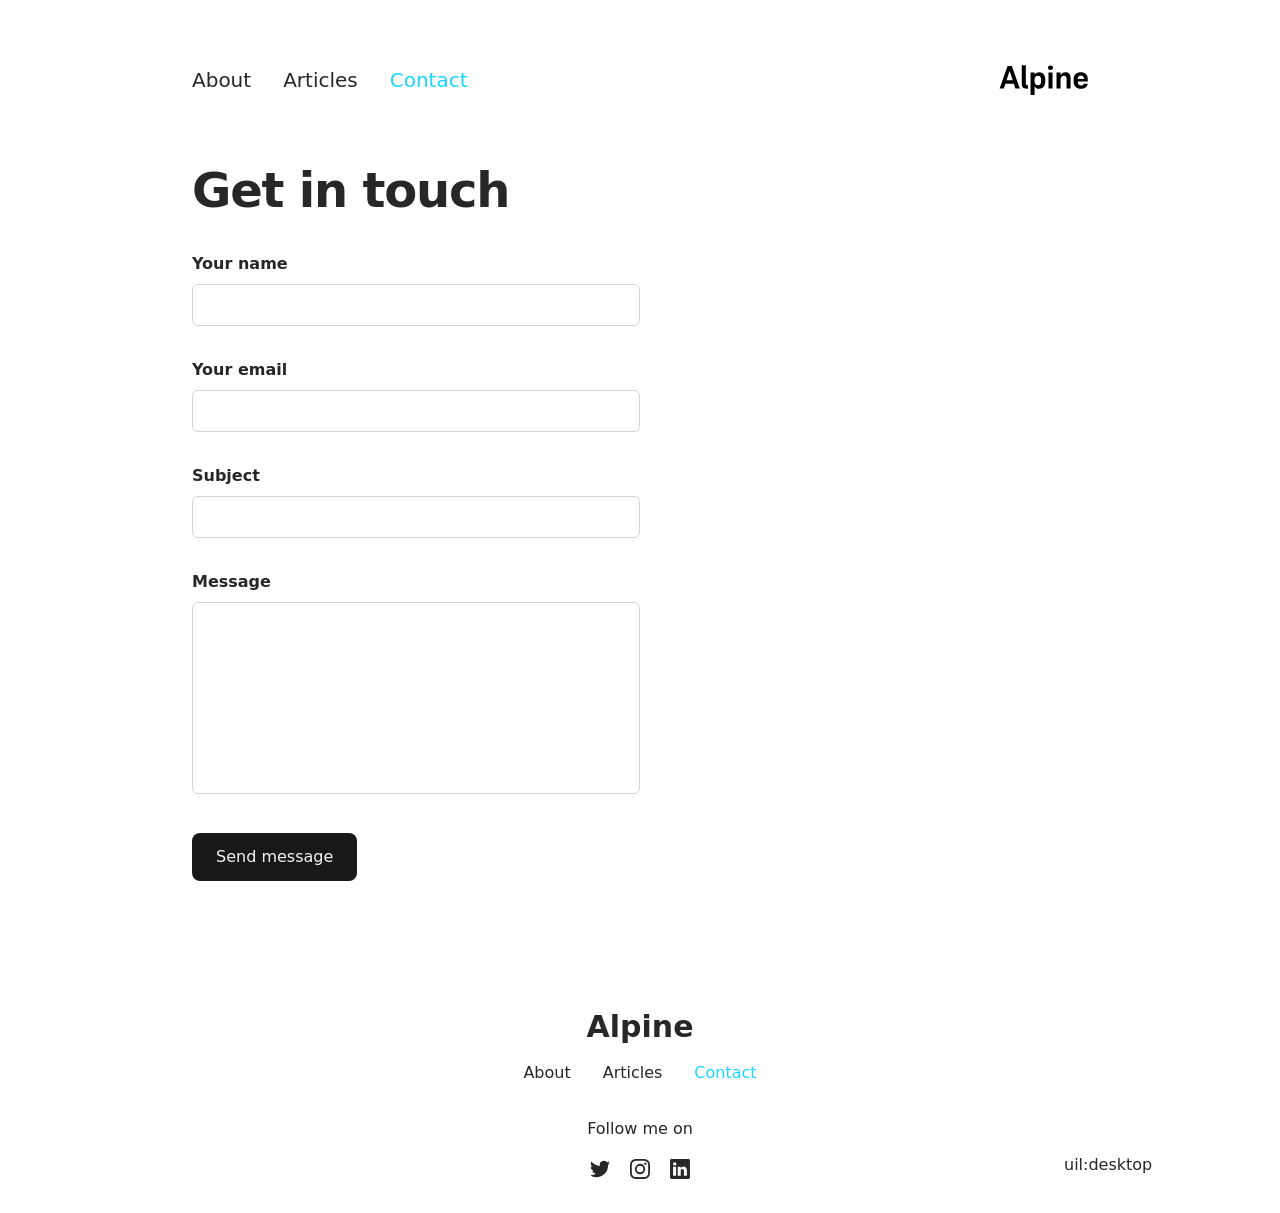
<file: contact/index.html>
<!DOCTYPE html>
<html  lang="en">
<head><meta charset="utf-8">
<meta name="viewport" content="width=device-width, initial-scale=1">
<title>Contact</title>
<meta name="twitter:card" content="summary_large_image">
<meta name="description" content="The minimalist blog theme">
<meta property="og:description" content="The minimalist blog theme">
<meta property="og:image" content="/social-card-preview.png">
<meta property="og:image:width" content="400">
<meta property="og:image:height" content="300">
<meta property="og:image:alt" content="An image showcasing my project.">
<meta property="og:title" content="Contact">
<link rel="preload" as="fetch" crossorigin="anonymous" href="/contact/_payload.json">
<link rel="stylesheet" href="/_nuxt/entry.1e890cc0.css">
<link rel="stylesheet" href="/_nuxt/DocumentDrivenNotFound.f5670325.css">
<link rel="stylesheet" href="/_nuxt/ProseH1.6d63403c.css">
<link rel="stylesheet" href="/_nuxt/ContactForm.062bdfec.css">
<link rel="stylesheet" href="/_nuxt/Input.134be386.css">
<link rel="stylesheet" href="/_nuxt/Button.1cef24aa.css">
<link rel="modulepreload" as="script" crossorigin href="/_nuxt/entry.67f90318.js">
<link rel="modulepreload" as="script" crossorigin href="/_nuxt/NuxtImg.e046616a.js">
<link rel="modulepreload" as="script" crossorigin href="/_nuxt/document-driven.d1c44ab8.js">
<link rel="modulepreload" as="script" crossorigin href="/_nuxt/DocumentDrivenEmpty.8c22261b.js">
<link rel="modulepreload" as="script" crossorigin href="/_nuxt/ContentRenderer.bdbeb4c4.js">
<link rel="modulepreload" as="script" crossorigin href="/_nuxt/ContentRendererMarkdown.vue.efae17f0.js">
<link rel="modulepreload" as="script" crossorigin href="/_nuxt/DocumentDrivenNotFound.2866e956.js">
<link rel="modulepreload" as="script" crossorigin href="/_nuxt/default.c4cbc823.js">
<link rel="modulepreload" as="script" crossorigin href="/_nuxt/ContentRendererMarkdown.e5d822a4.js">
<link rel="modulepreload" as="script" crossorigin href="/_nuxt/ProseH1.42a91bc4.js">
<link rel="modulepreload" as="script" crossorigin href="/_nuxt/ContactForm.cb4eca9f.js">
<link rel="modulepreload" as="script" crossorigin href="/_nuxt/Input.ad77f3ce.js">
<link rel="modulepreload" as="script" crossorigin href="/_nuxt/Button.2b187eac.js">
<link rel="prefetch" as="style" href="/_nuxt/article.48a712b4.css">
<link rel="prefetch" as="style" href="/_nuxt/ProseA.baee409d.css">
<link rel="prefetch" as="script" crossorigin href="/_nuxt/article.ad06054e.js">
<link rel="prefetch" as="script" crossorigin href="/_nuxt/ProseA.9a2cef58.js">
<link rel="prefetch" as="script" crossorigin href="/_nuxt/date.824a539b.js">
<link rel="prefetch" as="script" crossorigin href="/_nuxt/page.d54fb820.js">
<link rel="prefetch" as="script" crossorigin href="/_nuxt/client-db.fe9b9498.js">
<link rel="prefetch" as="script" crossorigin href="/_nuxt/debug.d6771d18.js">
<link rel="prefetch" as="style" href="/_nuxt/useStudio.e78b9f8e.css">
<link rel="prefetch" as="script" crossorigin href="/_nuxt/useStudio.bc5e2376.js">
<link rel="prefetch" as="style" href="/_nuxt/error-404.7910d5ca.css">
<link rel="prefetch" as="script" crossorigin href="/_nuxt/error-404.fc2cbe5f.js">
<link rel="prefetch" as="style" href="/_nuxt/error-500.1db01289.css">
<link rel="prefetch" as="script" crossorigin href="/_nuxt/error-500.343d287d.js">
<script type="module" src="/_nuxt/entry.67f90318.js" crossorigin></script><style id="pinceau-runtime-hydratable">@media{.phy[--]{--puid:igOqAN-v;}.pv-OPEJVe{max-width:var(--elements-container-maxWidth);padding-left:var(--elements-container-padding-mobile);padding-right:var(--elements-container-padding-mobile);}@media (min-width: 475px){.pv-OPEJVe{padding-left:var(--elements-container-padding-xs);padding-right:var(--elements-container-padding-xs);}}@media (min-width: 640px){.pv-OPEJVe{padding-left:var(--elements-container-padding-sm);padding-right:var(--elements-container-padding-sm);}}@media (min-width: 768px){.pv-OPEJVe{padding-left:var(--elements-container-padding-md);padding-right:var(--elements-container-padding-md);}}} </style><style id="pinceau-theme">@media { :root {--pinceau-mq: initial; --alpine-readableLine: 68ch;--alpine-backdrop-backgroundColor: #f4f4f5b3;--prose-code-inline-padding: 0.2rem 0.375rem 0.2rem 0.375rem;--prose-code-block-backdropFilter: contrast(1);--prose-code-block-border-style: solid;--prose-code-block-border-width: 1px;--prose-tbody-tr-borderBottom-style: dashed;--prose-tbody-tr-borderBottom-width: 1px;--prose-th-textAlign: inherit;--prose-thead-borderBottom-style: solid;--prose-thead-borderBottom-width: 1px;--prose-thead-border-style: solid;--prose-thead-border-width: 0px;--prose-table-textAlign: start;--prose-hr-width: 1px;--prose-hr-style: solid;--prose-li-listStylePosition: outside;--prose-ol-li-markerColor: currentColor;--prose-ol-paddingInlineStart: 21px;--prose-ol-listStyleType: decimal;--prose-ul-li-markerColor: currentColor;--prose-ul-paddingInlineStart: 21px;--prose-ul-listStyleType: disc;--prose-blockquote-border-style: solid;--prose-blockquote-border-width: 4px;--prose-blockquote-quotes: '201C' '201D' '2018' '2019';--prose-blockquote-paddingInlineStart: 24px;--prose-a-code-color-hover: currentColor;--prose-a-code-color-static: currentColor;--prose-a-hasCode-borderBottom: none;--prose-a-border-distance: 2px;--prose-a-border-color-hover: currentColor;--prose-a-border-color-static: currentColor;--prose-a-border-style-hover: solid;--prose-a-border-style-static: dashed;--prose-a-border-width: 1px;--prose-a-color-static: inherit;--prose-a-textDecoration: none;--prose-h6-margin: 3rem 0 2rem;--prose-h5-margin: 3rem 0 2rem;--prose-h4-margin: 3rem 0 2rem;--prose-h3-margin: 3rem 0 2rem;--prose-h2-margin: 3rem 0 2rem;--prose-h1-margin: 0 0 2rem;--prose-p-fontSize: 18px;--typography-lead-loose: 2;--typography-lead-relaxed: 1.625;--typography-lead-normal: 1.5;--typography-lead-snug: 1.375;--typography-lead-tight: 1.25;--typography-lead-none: 1;--typography-lead-10: 2.5rem;--typography-lead-9: 2.25rem;--typography-lead-8: 2rem;--typography-lead-7: 1.75rem;--typography-lead-6: 1.5rem;--typography-lead-5: 1.25rem;--typography-lead-4: 1rem;--typography-lead-3: .75rem;--typography-lead-2: .5rem;--typography-lead-1: .025rem;--typography-fontWeight-black: 900;--typography-fontWeight-extrabold: 800;--typography-fontWeight-bold: 700;--typography-fontWeight-semibold: 600;--typography-fontWeight-medium: 500;--typography-fontWeight-normal: 400;--typography-fontWeight-light: 300;--typography-fontWeight-extralight: 200;--typography-fontWeight-thin: 100;--typography-fontSize-9xl: 128px;--typography-fontSize-8xl: 96px;--typography-fontSize-7xl: 72px;--typography-fontSize-6xl: 60px;--typography-fontSize-5xl: 48px;--typography-fontSize-4xl: 36px;--typography-fontSize-3xl: 30px;--typography-fontSize-2xl: 24px;--typography-fontSize-xl: 20px;--typography-fontSize-lg: 18px;--typography-fontSize-base: 16px;--typography-fontSize-sm: 14px;--typography-fontSize-xs: 12px;--typography-letterSpacing-wide: 0.025em;--typography-letterSpacing-tight: -0.025em;--typography-verticalMargin-base: 24px;--typography-verticalMargin-sm: 16px;--elements-border-secondary-hover: [object Object];--elements-backdrop-background: #fffc;--elements-backdrop-filter: saturate(200%) blur(20px);--elements-container-maxWidth: 64rem;--lead-loose: 2;--lead-relaxed: 1.625;--lead-normal: 1.5;--lead-snug: 1.375;--lead-tight: 1.25;--lead-none: 1;--lead-10: 2.5rem;--lead-9: 2.25rem;--lead-8: 2rem;--lead-7: 1.75rem;--lead-6: 1.5rem;--lead-5: 1.25rem;--lead-4: 1rem;--lead-3: .75rem;--lead-2: .5rem;--lead-1: .025rem;--letterSpacing-widest: 0.1em;--letterSpacing-wider: 0.05em;--letterSpacing-wide: 0.025em;--letterSpacing-normal: 0em;--letterSpacing-tight: -0.025em;--letterSpacing-tighter: -0.05em;--fontSize-9xl: 8rem;--fontSize-8xl: 6rem;--fontSize-7xl: 4.5rem;--fontSize-6xl: 3.75rem;--fontSize-5xl: 3rem;--fontSize-4xl: 2.25rem;--fontSize-3xl: 1.875rem;--fontSize-2xl: 1.5rem;--fontSize-xl: 1.25rem;--fontSize-lg: 1.125rem;--fontSize-base: 1rem;--fontSize-sm: 0.875rem;--fontSize-xs: 0.75rem;--fontWeight-black: 900;--fontWeight-extrabold: 800;--fontWeight-bold: 700;--fontWeight-semibold: 600;--fontWeight-medium: 500;--fontWeight-normal: 400;--fontWeight-light: 300;--fontWeight-extralight: 200;--fontWeight-thin: 100;--font-mono: ui-monospace, SFMono-Regular, Menlo, Monaco, Consolas, Liberation Mono, Courier New, monospace;--font-serif: ui-serif, Georgia, Cambria, Times New Roman, Times, serif;--font-sans: ui-sans-serif, system-ui, -apple-system, BlinkMacSystemFont, Segoe UI, Roboto, Helvetica Neue, Arial, Noto Sans, sans-serif, Apple Color Emoji, Segoe UI Emoji, Segoe UI Symbol, Noto Color Emoji;--opacity-total: 1;--opacity-high: 0.8;--opacity-medium: 0.5;--opacity-soft: 0.3;--opacity-light: 0.15;--opacity-bright: 0.1;--opacity-noOpacity: 0;--borderWidth-lg: 3px;--borderWidth-md: 2px;--borderWidth-sm: 1px;--borderWidth-noBorder: 0;--space-rem-875: 0.875rem;--space-rem-625: 0.625rem;--space-rem-375: 0.375rem;--space-rem-125: 0.125rem;--space-px: 1px;--space-128: 32rem;--space-96: 24rem;--space-80: 20rem;--space-72: 18rem;--space-64: 16rem;--space-60: 15rem;--space-56: 14rem;--space-52: 13rem;--space-48: 12rem;--space-44: 11rem;--space-40: 10rem;--space-36: 9rem;--space-32: 8rem;--space-28: 7rem;--space-24: 6rem;--space-20: 5rem;--space-16: 4rem;--space-14: 3.5rem;--space-12: 3rem;--space-11: 2.75rem;--space-10: 2.5rem;--space-9: 2.25rem;--space-8: 2rem;--space-7: 1.75rem;--space-6: 1.5rem;--space-5: 1.25rem;--space-4: 1rem;--space-3: 0.75rem;--space-2: 0.5rem;--space-1: 0.25rem;--space-0: 0px;--size-full: 100%;--size-7xl: 80rem;--size-6xl: 72rem;--size-5xl: 64rem;--size-4xl: 56rem;--size-3xl: 48rem;--size-2xl: 42rem;--size-xl: 36rem;--size-lg: 32rem;--size-md: 28rem;--size-sm: 24rem;--size-xs: 20rem;--size-200: 200px;--size-104: 104px;--size-80: 80px;--size-64: 64px;--size-56: 56px;--size-48: 48px;--size-40: 40px;--size-32: 32px;--size-24: 24px;--size-20: 20px;--size-16: 16px;--size-12: 12px;--size-8: 8px;--size-6: 6px;--size-4: 4px;--size-2: 2px;--size-0: 0px;--radii-full: 9999px;--radii-3xl: 1.75rem;--radii-2xl: 1.5rem;--radii-xl: 1rem;--radii-lg: 0.75rem;--radii-md: 0.5rem;--radii-sm: 0.375rem;--radii-xs: 0.25rem;--radii-2xs: 0.125rem;--radii-none: 0px;--shadow-none: 0px 0px 0px 0px transparent;--shadow-lg: 0px 10px 15px -3px #000000, 0px 4px 6px -4px #000000;--shadow-md: 0px 4px 6px -1px #000000, 0px 2px 4px -2px #000000;--shadow-sm: 0px 1px 3px 0px #000000, 0px 1px 2px -1px #000000;--shadow-xs: 0px 1px 2px 0px #000000;--height-screen: 100vh;--width-screen: 100vw;--color-primary-900: #002e38;--color-primary-800: #005c70;--color-primary-700: #008aa9;--color-primary-600: #00b9e1;--color-primary-500: #1ad6ff;--color-primary-400: #40ddff;--color-primary-300: #66e4ff;--color-primary-200: #8deaff;--color-primary-100: #b3f1ff;--color-primary-50: #d9f8ff;--color-ruby-900: #380011;--color-ruby-800: #700021;--color-ruby-700: #a90032;--color-ruby-600: #e10043;--color-ruby-500: #ff1a5e;--color-ruby-400: #ff4079;--color-ruby-300: #ff6694;--color-ruby-200: #ff8dae;--color-ruby-100: #ffb3c9;--color-ruby-50: #ffd9e4;--color-pink-900: #380025;--color-pink-800: #70004b;--color-pink-700: #a90070;--color-pink-600: #e10095;--color-pink-500: #ff1ab2;--color-pink-400: #ff40bf;--color-pink-300: #ff66cc;--color-pink-200: #ff8dd8;--color-pink-100: #ffb3e5;--color-pink-50: #ffd9f2;--color-purple-900: #190038;--color-purple-800: #330070;--color-purple-700: #4c00a9;--color-purple-600: #6500e1;--color-purple-500: #811aff;--color-purple-400: #9640ff;--color-purple-300: #ab66ff;--color-purple-200: #c08dff;--color-purple-100: #d5b3ff;--color-purple-50: #ead9ff;--color-royalblue-900: #0b0531;--color-royalblue-800: #160a62;--color-royalblue-700: #211093;--color-royalblue-600: #2c15c4;--color-royalblue-500: #4127e8;--color-royalblue-400: #614bec;--color-royalblue-300: #806ff0;--color-royalblue-200: #a093f3;--color-royalblue-100: #c0b7f7;--color-royalblue-50: #dfdbfb;--color-indigoblue-900: #001238;--color-indigoblue-800: #002370;--color-indigoblue-700: #0035a9;--color-indigoblue-600: #0047e1;--color-indigoblue-500: #1a62ff;--color-indigoblue-400: #407cff;--color-indigoblue-300: #6696ff;--color-indigoblue-200: #8db0ff;--color-indigoblue-100: #b3cbff;--color-indigoblue-50: #d9e5ff;--color-blue-900: #002438;--color-blue-800: #004870;--color-blue-700: #006ca9;--color-blue-600: #0090e1;--color-blue-500: #1aadff;--color-blue-400: #40bbff;--color-blue-300: #66c8ff;--color-blue-200: #8dd6ff;--color-blue-100: #b3e4ff;--color-blue-50: #d9f1ff;--color-lightblue-900: #002e38;--color-lightblue-800: #005c70;--color-lightblue-700: #008aa9;--color-lightblue-600: #00b9e1;--color-lightblue-500: #1ad6ff;--color-lightblue-400: #40ddff;--color-lightblue-300: #66e4ff;--color-lightblue-200: #8deaff;--color-lightblue-100: #b3f1ff;--color-lightblue-50: #d9f8ff;--color-teal-900: #062a28;--color-teal-800: #0b544f;--color-teal-700: #117d77;--color-teal-600: #16a79e;--color-teal-500: #1cd1c6;--color-teal-400: #36e4da;--color-teal-300: #5fe9e1;--color-teal-200: #87efe9;--color-teal-100: #aff4f0;--color-teal-50: #d7faf8;--color-pear-900: #2a2b09;--color-pear-800: #545512;--color-pear-700: #7e801b;--color-pear-600: #a8aa24;--color-pear-500: #d0d32f;--color-pear-400: #d8da52;--color-pear-300: #e0e274;--color-pear-200: #e8e997;--color-pear-100: #eff0ba;--color-pear-50: #f7f8dc;--color-red-900: #380300;--color-red-800: #700700;--color-red-700: #a90a00;--color-red-600: #e10e00;--color-red-500: #ff281a;--color-red-400: #ff4c40;--color-red-300: #ff7066;--color-red-200: #ff948d;--color-red-100: #ffb7b3;--color-red-50: #ffdbd9;--color-orange-900: #381800;--color-orange-800: #702f00;--color-orange-700: #a94700;--color-orange-600: #e15e00;--color-orange-500: #ff7a1a;--color-orange-400: #ff9040;--color-orange-300: #ffa666;--color-orange-200: #ffbd8d;--color-orange-100: #ffd3b3;--color-orange-50: #ffe9d9;--color-yellow-900: #362b03;--color-yellow-800: #6d5605;--color-yellow-700: #a38108;--color-yellow-600: #daac0a;--color-yellow-500: #f5c828;--color-yellow-400: #f7d14c;--color-yellow-300: #f8da70;--color-yellow-200: #fae393;--color-yellow-100: #fcedb7;--color-yellow-50: #fdf6db;--color-green-900: #003f25;--color-green-800: #005e38;--color-green-700: #007e4a;--color-green-600: #009d5d;--color-green-500: #00bd6f;--color-green-400: #00dc82;--color-green-300: #30ffaa;--color-green-200: #83ffcc;--color-green-100: #acffdd;--color-green-50: #d6ffee;--color-gray-900: #18181B;--color-gray-800: #27272A;--color-gray-700: #3f3f46;--color-gray-600: #52525B;--color-gray-500: #71717A;--color-gray-400: #a1a1aa;--color-gray-300: #D4d4d8;--color-gray-200: #e4e4e7;--color-gray-100: #f4f4f5;--color-gray-50: #fafafa;--color-black: #0c0c0d;--color-white: #FFFFFF;--media-portrait: only screen and (orientation: portrait);--media-landscape: only screen and (orientation: landscape);--media-rm: (prefers-reduced-motion: reduce);--media-2xl: (min-width: 1536px);--media-xl: (min-width: 1280px);--media-lg: (min-width: 1024px);--media-md: (min-width: 768px);--media-sm: (min-width: 640px);--media-xs: (min-width: 475px);--alpine-body-color: var(--color-gray-800);--alpine-body-backgroundColor: var(--color-white);--prose-code-inline-fontWeight: var(--typography-fontWeight-normal);--prose-code-inline-fontSize: var(--typography-fontSize-sm);--prose-code-inline-borderRadius: var(--radii-xs);--prose-code-block-pre-padding: var(--typography-verticalMargin-sm);--prose-code-block-margin: var(--typography-verticalMargin-base) 0;--prose-code-block-fontSize: var(--typography-fontSize-sm);--prose-tbody-code-inline-fontSize: var(--typography-fontSize-sm);--prose-tbody-td-padding: var(--typography-verticalMargin-sm);--prose-th-fontWeight: var(--typography-fontWeight-semibold);--prose-th-padding: 0 var(--typography-verticalMargin-sm) var(--typography-verticalMargin-sm) var(--typography-verticalMargin-sm);--prose-table-lineHeight: var(--typography-lead-6);--prose-table-fontSize: var(--typography-fontSize-sm);--prose-table-margin: var(--typography-verticalMargin-base) 0;--prose-hr-margin: var(--typography-verticalMargin-base) 0;--prose-li-margin: var(--typography-verticalMargin-sm) 0;--prose-ol-margin: var(--typography-verticalMargin-base) 0;--prose-ul-margin: var(--typography-verticalMargin-base) 0;--prose-blockquote-margin: var(--typography-verticalMargin-base) 0;--prose-a-code-border-style: var(--prose-a-border-style-static);--prose-a-code-border-width: var(--prose-a-border-width);--prose-a-fontWeight: var(--typography-fontWeight-medium);--prose-img-margin: var(--typography-verticalMargin-base) 0;--prose-strong-fontWeight: var(--typography-fontWeight-semibold);--prose-h6-iconSize: var(--typography-fontSize-base);--prose-h6-fontWeight: var(--typography-fontWeight-semibold);--prose-h6-lineHeight: var(--typography-lead-normal);--prose-h6-fontSize: var(--typography-fontSize-lg);--prose-h5-iconSize: var(--typography-fontSize-lg);--prose-h5-fontWeight: var(--typography-fontWeight-semibold);--prose-h5-lineHeight: var(--typography-lead-snug);--prose-h5-fontSize: var(--typography-fontSize-xl);--prose-h4-iconSize: var(--typography-fontSize-lg);--prose-h4-letterSpacing: var(--typography-letterSpacing-tight);--prose-h4-fontWeight: var(--typography-fontWeight-semibold);--prose-h4-lineHeight: var(--typography-lead-snug);--prose-h4-fontSize: var(--typography-fontSize-2xl);--prose-h3-iconSize: var(--typography-fontSize-xl);--prose-h3-letterSpacing: var(--typography-letterSpacing-tight);--prose-h3-fontWeight: var(--typography-fontWeight-semibold);--prose-h3-lineHeight: var(--typography-lead-snug);--prose-h3-fontSize: var(--typography-fontSize-3xl);--prose-h2-iconSize: var(--typography-fontSize-2xl);--prose-h2-letterSpacing: var(--typography-letterSpacing-tight);--prose-h2-fontWeight: var(--typography-fontWeight-semibold);--prose-h2-lineHeight: var(--typography-lead-tight);--prose-h2-fontSize: var(--typography-fontSize-4xl);--prose-h1-iconSize: var(--typography-fontSize-3xl);--prose-h1-letterSpacing: var(--typography-letterSpacing-tight);--prose-h1-fontWeight: var(--typography-fontWeight-bold);--prose-h1-lineHeight: var(--typography-lead-tight);--prose-h1-fontSize: var(--typography-fontSize-5xl);--prose-p-br-margin: var(--typography-verticalMargin-base) 0 0 0;--prose-p-margin: var(--typography-verticalMargin-base) 0;--prose-p-lineHeight: var(--typography-lead-normal);--typography-color-primary-900: var(--color-primary-900);--typography-color-primary-800: var(--color-primary-800);--typography-color-primary-700: var(--color-primary-700);--typography-color-primary-600: var(--color-primary-600);--typography-color-primary-500: var(--color-primary-500);--typography-color-primary-400: var(--color-primary-400);--typography-color-primary-300: var(--color-primary-300);--typography-color-primary-200: var(--color-primary-200);--typography-color-primary-100: var(--color-primary-100);--typography-color-primary-50: var(--color-primary-50);--typography-font-code: var(--font-mono);--typography-font-body: var(--font-sans);--typography-font-display: var(--font-sans);--typography-body-backgroundColor: var(--color-white);--typography-body-color: var(--color-black);--elements-state-danger-borderColor-secondary: var(--color-red-200);--elements-state-danger-borderColor-primary: var(--color-red-100);--elements-state-danger-backgroundColor-secondary: var(--color-red-100);--elements-state-danger-backgroundColor-primary: var(--color-red-50);--elements-state-danger-color-secondary: var(--color-red-600);--elements-state-danger-color-primary: var(--color-red-500);--elements-state-warning-borderColor-secondary: var(--color-yellow-200);--elements-state-warning-borderColor-primary: var(--color-yellow-100);--elements-state-warning-backgroundColor-secondary: var(--color-yellow-100);--elements-state-warning-backgroundColor-primary: var(--color-yellow-50);--elements-state-warning-color-secondary: var(--color-yellow-700);--elements-state-warning-color-primary: var(--color-yellow-600);--elements-state-success-borderColor-secondary: var(--color-green-200);--elements-state-success-borderColor-primary: var(--color-green-100);--elements-state-success-backgroundColor-secondary: var(--color-green-100);--elements-state-success-backgroundColor-primary: var(--color-green-50);--elements-state-success-color-secondary: var(--color-green-600);--elements-state-success-color-primary: var(--color-green-500);--elements-state-info-borderColor-secondary: var(--color-blue-200);--elements-state-info-borderColor-primary: var(--color-blue-100);--elements-state-info-backgroundColor-secondary: var(--color-blue-100);--elements-state-info-backgroundColor-primary: var(--color-blue-50);--elements-state-info-color-secondary: var(--color-blue-600);--elements-state-info-color-primary: var(--color-blue-500);--elements-state-primary-borderColor-secondary: var(--color-primary-200);--elements-state-primary-borderColor-primary: var(--color-primary-100);--elements-state-primary-backgroundColor-secondary: var(--color-primary-100);--elements-state-primary-backgroundColor-primary: var(--color-primary-50);--elements-state-primary-color-secondary: var(--color-primary-700);--elements-state-primary-color-primary: var(--color-primary-600);--elements-surface-secondary-backgroundColor: var(--color-gray-200);--elements-surface-primary-backgroundColor: var(--color-gray-100);--elements-surface-background-base: var(--color-gray-100);--elements-border-secondary-static: var(--color-gray-200);--elements-border-primary-hover: var(--color-gray-200);--elements-border-primary-static: var(--color-gray-100);--elements-container-padding-md: var(--space-16);--elements-container-padding-sm: var(--space-12);--elements-container-padding-xs: var(--space-8);--elements-container-padding-mobile: var(--space-6);--elements-text-secondary-color-hover: var(--color-gray-700);--elements-text-secondary-color-static: var(--color-gray-500);--elements-text-primary-color-static: var(--color-gray-900);--text-6xl-lineHeight: var(--lead-none);--text-6xl-fontSize: var(--fontSize-6xl);--text-5xl-lineHeight: var(--lead-none);--text-5xl-fontSize: var(--fontSize-5xl);--text-4xl-lineHeight: var(--lead-10);--text-4xl-fontSize: var(--fontSize-4xl);--text-3xl-lineHeight: var(--lead-9);--text-3xl-fontSize: var(--fontSize-3xl);--text-2xl-lineHeight: var(--lead-8);--text-2xl-fontSize: var(--fontSize-2xl);--text-xl-lineHeight: var(--lead-7);--text-xl-fontSize: var(--fontSize-xl);--text-lg-lineHeight: var(--lead-7);--text-lg-fontSize: var(--fontSize-lg);--text-base-lineHeight: var(--lead-6);--text-base-fontSize: var(--fontSize-base);--text-sm-lineHeight: var(--lead-5);--text-sm-fontSize: var(--fontSize-sm);--text-xs-lineHeight: var(--lead-4);--text-xs-fontSize: var(--fontSize-xs);--shadow-2xl: 0px 25px 50px -12px var(--color-gray-900);--shadow-xl: 0px 20px 25px -5px var(--color-gray-400), 0px 8px 10px -6px #000000;--color-secondary-900: var(--color-gray-900);--color-secondary-800: var(--color-gray-800);--color-secondary-700: var(--color-gray-700);--color-secondary-600: var(--color-gray-600);--color-secondary-500: var(--color-gray-500);--color-secondary-400: var(--color-gray-400);--color-secondary-300: var(--color-gray-300);--color-secondary-200: var(--color-gray-200);--color-secondary-100: var(--color-gray-100);--color-secondary-50: var(--color-gray-50);--prose-a-code-background-hover: var(--typography-color-primary-50);--prose-a-code-border-color-hover: var(--typography-color-primary-500);--prose-a-color-hover: var(--typography-color-primary-500);--typography-color-secondary-900: var(--color-secondary-900);--typography-color-secondary-800: var(--color-secondary-800);--typography-color-secondary-700: var(--color-secondary-700);--typography-color-secondary-600: var(--color-secondary-600);--typography-color-secondary-500: var(--color-secondary-500);--typography-color-secondary-400: var(--color-secondary-400);--typography-color-secondary-300: var(--color-secondary-300);--typography-color-secondary-200: var(--color-secondary-200);--typography-color-secondary-100: var(--color-secondary-100);--typography-color-secondary-50: var(--color-secondary-50);--prose-code-inline-backgroundColor: var(--typography-color-secondary-100);--prose-code-inline-color: var(--typography-color-secondary-700);--prose-code-block-backgroundColor: var(--typography-color-secondary-100);--prose-code-block-color: var(--typography-color-secondary-700);--prose-code-block-border-color: var(--typography-color-secondary-200);--prose-tbody-tr-borderBottom-color: var(--typography-color-secondary-200);--prose-th-color: var(--typography-color-secondary-600);--prose-thead-borderBottom-color: var(--typography-color-secondary-200);--prose-thead-border-color: var(--typography-color-secondary-300);--prose-hr-color: var(--typography-color-secondary-200);--prose-blockquote-border-color: var(--typography-color-secondary-200);--prose-blockquote-color: var(--typography-color-secondary-500);--prose-a-code-border-color-static: var(--typography-color-secondary-400); } }@media { :root.dark {--pinceau-mq: dark; --alpine-backdrop-backgroundColor: #18181bb3;--prose-code-block-backdropFilter: contrast(1);--prose-ol-li-markerColor: currentColor;--prose-ul-li-markerColor: currentColor;--prose-a-code-color-hover: currentColor;--prose-a-code-color-static: currentColor;--prose-a-border-color-hover: currentColor;--prose-a-border-color-static: currentColor;--prose-a-color-static: inherit;--elements-backdrop-background: #0c0d0ccc;--alpine-body-color: var(--color-gray-200);--alpine-body-backgroundColor: var(--color-black);--typography-body-backgroundColor: var(--color-black);--typography-body-color: var(--color-white);--elements-state-danger-borderColor-secondary: var(--color-red-700);--elements-state-danger-borderColor-primary: var(--color-red-800);--elements-state-danger-backgroundColor-secondary: var(--color-red-800);--elements-state-danger-backgroundColor-primary: var(--color-red-900);--elements-state-danger-color-secondary: var(--color-red-200);--elements-state-danger-color-primary: var(--color-red-300);--elements-state-warning-borderColor-secondary: var(--color-yellow-700);--elements-state-warning-borderColor-primary: var(--color-yellow-800);--elements-state-warning-backgroundColor-secondary: var(--color-yellow-800);--elements-state-warning-backgroundColor-primary: var(--color-yellow-900);--elements-state-warning-color-secondary: var(--color-yellow-200);--elements-state-warning-color-primary: var(--color-yellow-400);--elements-state-success-borderColor-secondary: var(--color-green-700);--elements-state-success-borderColor-primary: var(--color-green-800);--elements-state-success-backgroundColor-secondary: var(--color-green-800);--elements-state-success-backgroundColor-primary: var(--color-green-900);--elements-state-success-color-secondary: var(--color-green-200);--elements-state-success-color-primary: var(--color-green-400);--elements-state-info-borderColor-secondary: var(--color-blue-700);--elements-state-info-borderColor-primary: var(--color-blue-800);--elements-state-info-backgroundColor-secondary: var(--color-blue-800);--elements-state-info-backgroundColor-primary: var(--color-blue-900);--elements-state-info-color-secondary: var(--color-blue-200);--elements-state-info-color-primary: var(--color-blue-400);--elements-state-primary-borderColor-secondary: var(--color-primary-700);--elements-state-primary-borderColor-primary: var(--color-primary-800);--elements-state-primary-backgroundColor-secondary: var(--color-primary-800);--elements-state-primary-backgroundColor-primary: var(--color-primary-900);--elements-state-primary-color-secondary: var(--color-primary-200);--elements-state-primary-color-primary: var(--color-primary-400);--elements-surface-secondary-backgroundColor: var(--color-gray-800);--elements-surface-primary-backgroundColor: var(--color-gray-900);--elements-surface-background-base: var(--color-gray-900);--elements-border-secondary-static: var(--color-gray-800);--elements-border-primary-hover: var(--color-gray-800);--elements-border-primary-static: var(--color-gray-900);--elements-text-secondary-color-hover: var(--color-gray-200);--elements-text-secondary-color-static: var(--color-gray-400);--elements-text-primary-color-static: var(--color-gray-50);--prose-a-code-background-hover: var(--typography-color-primary-900);--prose-a-code-border-color-hover: var(--typography-color-primary-600);--prose-a-color-hover: var(--typography-color-primary-400);--prose-code-inline-backgroundColor: var(--typography-color-secondary-800);--prose-code-inline-color: var(--typography-color-secondary-200);--prose-code-block-backgroundColor: var(--typography-color-secondary-900);--prose-code-block-color: var(--typography-color-secondary-200);--prose-code-block-border-color: var(--typography-color-secondary-800);--prose-tbody-tr-borderBottom-color: var(--typography-color-secondary-800);--prose-th-color: var(--typography-color-secondary-400);--prose-thead-borderBottom-color: var(--typography-color-secondary-800);--prose-thead-border-color: var(--typography-color-secondary-600);--prose-hr-color: var(--typography-color-secondary-800);--prose-blockquote-border-color: var(--typography-color-secondary-700);--prose-blockquote-color: var(--typography-color-secondary-400);--prose-a-code-border-color-static: var(--typography-color-secondary-600); } }</style><script>"use strict";(()=>{const a=window,e=document.documentElement,m=["dark","light"],c=window&&window.localStorage&&window.localStorage.getItem&&window.localStorage.getItem("nuxt-color-mode")||"system";let n=c==="system"?d():c;const l=e.getAttribute("data-color-mode-forced");l&&(n=l),i(n),a["__NUXT_COLOR_MODE__"]={preference:c,value:n,getColorScheme:d,addColorScheme:i,removeColorScheme:f};function i(o){const t=""+o+"",s="";e.classList?e.classList.add(t):e.className+=" "+t,s&&e.setAttribute("data-"+s,o)}function f(o){const t=""+o+"",s="";e.classList?e.classList.remove(t):e.className=e.className.replace(new RegExp(t,"g"),""),s&&e.removeAttribute("data-"+s)}function r(o){return a.matchMedia("(prefers-color-scheme"+o+")")}function d(){if(a.matchMedia&&r("").media!=="not all"){for(const o of m)if(r(":"+o).matches)return o}return"light"}})();
</script></head>
<body ><div id="__nuxt"><div class="container pv-OPEJVe pc-igOqAN app-layout" data-v-dfb61b5f data-v-89ccd14e><!--[--><div class="nuxt-progress" style="width:0%;height:3px;opacity:0;background-size:Infinity% auto;" data-v-dfb61b5f></div><header class="right" data-v-dfb61b5f data-v-e970d863><div class="menu" data-v-e970d863><button aria-label="Navigation Menu" data-v-e970d863><svg width="24" height="24" viewBox="0 0 68 68" fill="currentColor" xmlns="http://www.w3.org/2000/svg" data-v-e970d863><path d="M8 34C8 32.1362 8 31.2044 8.30448 30.4693C8.71046 29.4892 9.48915 28.7105 10.4693 28.3045C11.2044 28 12.1362 28 14 28C15.8638 28 16.7956 28 17.5307 28.3045C18.5108 28.7105 19.2895 29.4892 19.6955 30.4693C20 31.2044 20 32.1362 20 34C20 35.8638 20 36.7956 19.6955 37.5307C19.2895 38.5108 18.5108 39.2895 17.5307 39.6955C16.7956 40 15.8638 40 14 40C12.1362 40 11.2044 40 10.4693 39.6955C9.48915 39.2895 8.71046 38.5108 8.30448 37.5307C8 36.7956 8 35.8638 8 34Z" data-v-e970d863></path><path d="M28 34C28 32.1362 28 31.2044 28.3045 30.4693C28.7105 29.4892 29.4892 28.7105 30.4693 28.3045C31.2044 28 32.1362 28 34 28C35.8638 28 36.7956 28 37.5307 28.3045C38.5108 28.7105 39.2895 29.4892 39.6955 30.4693C40 31.2044 40 32.1362 40 34C40 35.8638 40 36.7956 39.6955 37.5307C39.2895 38.5108 38.5108 39.2895 37.5307 39.6955C36.7956 40 35.8638 40 34 40C32.1362 40 31.2044 40 30.4693 39.6955C29.4892 39.2895 28.7105 38.5108 28.3045 37.5307C28 36.7956 28 35.8638 28 34Z" data-v-e970d863></path><path d="M48 34C48 32.1362 48 31.2044 48.3045 30.4693C48.7105 29.4892 49.4892 28.7105 50.4693 28.3045C51.2044 28 52.1362 28 54 28C55.8638 28 56.7956 28 57.5307 28.3045C58.5108 28.7105 59.2895 29.4892 59.6955 30.4693C60 31.2044 60 32.1362 60 34C60 35.8638 60 36.7956 59.6955 37.5307C59.2895 38.5108 58.5108 39.2895 57.5307 39.6955C56.7956 40 55.8638 40 54 40C52.1362 40 51.2044 40 50.4693 39.6955C49.4892 39.2895 48.7105 38.5108 48.3045 37.5307C48 36.7956 48 35.8638 48 34Z" data-v-e970d863></path></svg></button></div><div class="overlay" data-v-e970d863><nav data-v-e970d863 data-v-b1242ced><ul data-v-b1242ced><!--[--><li data-v-b1242ced><a href="/" class="" data-v-b1242ced><span class="underline-fx" data-v-b1242ced></span> About</a></li><li data-v-b1242ced><a href="/articles" class="" data-v-b1242ced><span class="underline-fx" data-v-b1242ced></span> Articles</a></li><li data-v-b1242ced><a aria-current="page" href="/contact" class="router-link-active router-link-exact-active" data-v-b1242ced><span class="underline-fx" data-v-b1242ced></span> Contact</a></li><!--]--></ul></nav></div><div class="logo" data-v-e970d863><a href="/" class="" data-v-e970d863><img src="/logo-dark.svg" class="dark-img" alt="alpine" width="89" height="31" data-v-e970d863><img src="/logo.svg" class="light-img" alt="alpine" width="89" height="31" data-v-e970d863></a></div><div class="main-nav" data-v-e970d863><nav data-v-e970d863 data-v-b1242ced><ul data-v-b1242ced><!--[--><li data-v-b1242ced><a href="/" class="" data-v-b1242ced><span class="underline-fx" data-v-b1242ced></span> About</a></li><li data-v-b1242ced><a href="/articles" class="" data-v-b1242ced><span class="underline-fx" data-v-b1242ced></span> Articles</a></li><li data-v-b1242ced><a aria-current="page" href="/contact" class="router-link-active router-link-exact-active" data-v-b1242ced><span class="underline-fx" data-v-b1242ced></span> Contact</a></li><!--]--></ul></nav></div></header><!--[--><div class="document-driven-page"><main><!--[--><div><h1 id="get-in-touch" data-v-a5759516><a aria-current="page" href="/contact#get-in-touch" class="router-link-active router-link-exact-active" data-v-a5759516><!--[-->Get in touch<!--]--><!----></a></h1><form class="contact-form" method="POST" action data-v-4f4c53f4><div class="inputs" data-v-4f4c53f4><!--[--><div data-v-4f4c53f4 data-v-6e1bb6df><label for="name" data-v-6e1bb6df>Your name</label><input id="name" name="name" value="" type="text" placeholder="" data-v-6e1bb6df></div><div data-v-4f4c53f4 data-v-6e1bb6df><label for="email" data-v-6e1bb6df>Your email</label><input id="email" name="email" value="" type="email" placeholder="" data-v-6e1bb6df></div><div data-v-4f4c53f4 data-v-6e1bb6df><label for="subject" data-v-6e1bb6df>Subject</label><input id="subject" name="subject" value="" type="text" placeholder="" data-v-6e1bb6df></div><div data-v-4f4c53f4 data-v-6e1bb6df><label for="message" data-v-6e1bb6df>Message</label><textarea id="message" name="message" type="textarea" placeholder="" data-v-6e1bb6df></textarea></div><!--]--></div><div data-v-4f4c53f4><button type="submit" disabled data-v-4f4c53f4 data-v-ccf70fde><!--[-->Send message<!--]--></button></div></form></div><!--]--></main></div><!--]--><footer class="center" data-v-dfb61b5f data-v-9902e267><a href="https://www.github.com/nuxt-themes/alpine" rel="noopener noreferrer" class="credits" data-v-9902e267>Alpine</a><div class="navigation" data-v-9902e267><nav data-v-9902e267 data-v-b1242ced><ul data-v-b1242ced><!--[--><li data-v-b1242ced><a href="/" class="" data-v-b1242ced><span class="underline-fx" data-v-b1242ced></span> About</a></li><li data-v-b1242ced><a href="/articles" class="" data-v-b1242ced><span class="underline-fx" data-v-b1242ced></span> Articles</a></li><li data-v-b1242ced><a aria-current="page" href="/contact" class="router-link-active router-link-exact-active" data-v-b1242ced><span class="underline-fx" data-v-b1242ced></span> Contact</a></li><!--]--></ul></nav></div><p class="message" data-v-9902e267>Follow me on</p><div class="icons" data-v-9902e267><div class="social" data-v-9902e267><!--[--><a href="https://twitter.com/nuxtlabs" rel="noopener noreferrer" target="_blank" title="nuxtlabs" aria-label="nuxtlabs" data-v-83c07440><svg xmlns="http://www.w3.org/2000/svg" xmlns:xlink="http://www.w3.org/1999/xlink" aria-hidden="true" role="img" class="icon" data-v-83c07440 style="" width="1em" height="1em" viewBox="0 0 24 24" data-v-121c6e7d><path fill="currentColor" d="M22 5.8a8.49 8.49 0 0 1-2.36.64a4.13 4.13 0 0 0 1.81-2.27a8.21 8.21 0 0 1-2.61 1a4.1 4.1 0 0 0-7 3.74a11.64 11.64 0 0 1-8.45-4.29a4.16 4.16 0 0 0-.55 2.07a4.09 4.09 0 0 0 1.82 3.41a4.05 4.05 0 0 1-1.86-.51v.05a4.1 4.1 0 0 0 3.3 4a3.93 3.93 0 0 1-1.1.17a4.9 4.9 0 0 1-.77-.07a4.11 4.11 0 0 0 3.83 2.84A8.22 8.22 0 0 1 3 18.34a7.93 7.93 0 0 1-1-.06a11.57 11.57 0 0 0 6.29 1.85A11.59 11.59 0 0 0 20 8.45v-.53a8.43 8.43 0 0 0 2-2.12"/></svg></a><a href="https://instagram.com/atinuxt" rel="noopener noreferrer" target="_blank" title="atinuxt" aria-label="atinuxt" data-v-83c07440><svg xmlns="http://www.w3.org/2000/svg" xmlns:xlink="http://www.w3.org/1999/xlink" aria-hidden="true" role="img" class="icon" data-v-83c07440 style="" width="1em" height="1em" viewBox="0 0 24 24" data-v-121c6e7d><path fill="currentColor" d="M17.34 5.46a1.2 1.2 0 1 0 1.2 1.2a1.2 1.2 0 0 0-1.2-1.2m4.6 2.42a7.59 7.59 0 0 0-.46-2.43a4.94 4.94 0 0 0-1.16-1.77a4.7 4.7 0 0 0-1.77-1.15a7.3 7.3 0 0 0-2.43-.47C15.06 2 14.72 2 12 2s-3.06 0-4.12.06a7.3 7.3 0 0 0-2.43.47a4.78 4.78 0 0 0-1.77 1.15a4.7 4.7 0 0 0-1.15 1.77a7.3 7.3 0 0 0-.47 2.43C2 8.94 2 9.28 2 12s0 3.06.06 4.12a7.3 7.3 0 0 0 .47 2.43a4.7 4.7 0 0 0 1.15 1.77a4.78 4.78 0 0 0 1.77 1.15a7.3 7.3 0 0 0 2.43.47C8.94 22 9.28 22 12 22s3.06 0 4.12-.06a7.3 7.3 0 0 0 2.43-.47a4.7 4.7 0 0 0 1.77-1.15a4.85 4.85 0 0 0 1.16-1.77a7.59 7.59 0 0 0 .46-2.43c0-1.06.06-1.4.06-4.12s0-3.06-.06-4.12ZM20.14 16a5.61 5.61 0 0 1-.34 1.86a3.06 3.06 0 0 1-.75 1.15a3.19 3.19 0 0 1-1.15.75a5.61 5.61 0 0 1-1.86.34c-1 .05-1.37.06-4 .06s-3 0-4-.06a5.73 5.73 0 0 1-1.94-.3a3.27 3.27 0 0 1-1.1-.75a3 3 0 0 1-.74-1.15a5.54 5.54 0 0 1-.4-1.9c0-1-.06-1.37-.06-4s0-3 .06-4a5.54 5.54 0 0 1 .35-1.9A3 3 0 0 1 5 5a3.14 3.14 0 0 1 1.1-.8A5.73 5.73 0 0 1 8 3.86c1 0 1.37-.06 4-.06s3 0 4 .06a5.61 5.61 0 0 1 1.86.34a3.06 3.06 0 0 1 1.19.8a3.06 3.06 0 0 1 .75 1.1a5.61 5.61 0 0 1 .34 1.9c.05 1 .06 1.37.06 4s-.01 3-.06 4M12 6.87A5.13 5.13 0 1 0 17.14 12A5.12 5.12 0 0 0 12 6.87Zm0 8.46A3.33 3.33 0 1 1 15.33 12A3.33 3.33 0 0 1 12 15.33Z"/></svg></a><a href="https://www.linkedin.com/company/nuxtlabs" rel="noopener noreferrer" target="_blank" title="LinkedIn" aria-label="LinkedIn" data-v-83c07440><svg xmlns="http://www.w3.org/2000/svg" xmlns:xlink="http://www.w3.org/1999/xlink" aria-hidden="true" role="img" class="icon" data-v-83c07440 style="" width="1em" height="1em" viewBox="0 0 24 24" data-v-121c6e7d><path fill="currentColor" d="M20.47 2H3.53a1.45 1.45 0 0 0-1.47 1.43v17.14A1.45 1.45 0 0 0 3.53 22h16.94a1.45 1.45 0 0 0 1.47-1.43V3.43A1.45 1.45 0 0 0 20.47 2M8.09 18.74h-3v-9h3ZM6.59 8.48a1.56 1.56 0 1 1 0-3.12a1.57 1.57 0 1 1 0 3.12m12.32 10.26h-3v-4.83c0-1.21-.43-2-1.52-2A1.65 1.65 0 0 0 12.85 13a2 2 0 0 0-.1.73v5h-3v-9h3V11a3 3 0 0 1 2.71-1.5c2 0 3.45 1.29 3.45 4.06Z"/></svg></a><!--]--></div><div class="color-mode-switch" data-v-9902e267><button aria-label="Color Mode" data-v-9902e267 data-v-1aa83e18><span data-v-1aa83e18></span></button></div></div></footer><!--]--></div></div><script type="application/json" id="__NUXT_DATA__" data-ssr="true" data-src="/contact/_payload.json">[{"state":1,"_errors":92,"serverRendered":65,"path":7,"prerenderedAt":94},["Reactive",2],{"$sdd-pages":3,"$sdd-surrounds":37,"$sdd-globals":61,"$scolor-mode":63,"$sdd-navigation":66,"$sicons":83},["ShallowRef",4],["ShallowReactive",5],{"/contact":6},{"_path":7,"_dir":8,"_draft":9,"_partial":9,"_locale":8,"title":10,"description":8,"layout":11,"body":12,"_type":32,"_id":33,"_source":34,"_file":35,"_extension":36},"/contact","",false,"Contact","default",{"type":13,"children":14,"toc":29},"root",[15,24],{"type":16,"tag":17,"props":18,"children":20},"element","h1",{"id":19},"get-in-touch",[21],{"type":22,"value":23},"text","Get in touch",{"type":16,"tag":25,"props":26,"children":28},"contact-form",{":fields":27},"[{\"type\":\"text\",\"name\":\"name\",\"label\":\"Your name\",\"required\":true},{\"type\":\"email\",\"name\":\"email\",\"label\":\"Your email\",\"required\":true},{\"type\":\"text\",\"name\":\"subject\",\"label\":\"Subject\",\"required\":false},{\"type\":\"textarea\",\"name\":\"message\",\"label\":\"Message\",\"required\":true}]",[],{"title":8,"searchDepth":30,"depth":30,"links":31},2,[],"markdown","content:3.contact.md","content","3.contact.md","md",["ShallowRef",38],["ShallowReactive",39],{"/contact":40},[41,47],{"_path":42,"_dir":8,"_draft":9,"_partial":9,"_locale":8,"title":43,"description":8,"layout":44,"_type":32,"_id":45,"_source":34,"_file":46,"_extension":36},"/articles","Articles","page","content:2.articles.md","2.articles.md",{"_path":48,"_dir":49,"_draft":9,"_partial":9,"_locale":8,"title":50,"description":51,"cover":52,"author":53,"date":57,"layout":58,"_type":32,"_id":59,"_source":34,"_file":60,"_extension":36},"/articles/get-started","articles","Get started with Alpine","Creating a blog with Alpine is a command away, as well as deploying to many platforms.","/articles/get-started.webp",{"name":54,"avatarUrl":55,"link":56},"Sébastien Chopin","https://pbs.twimg.com/profile_images/1042510623962275840/1Iw_Mvud_400x400.jpg","https://twitter.com/atinux","2022-08-23T00:00:00.000Z","article","content:articles:1.get-started.md","articles/1.get-started.md",["ShallowRef",62],{},{"preference":64,"value":64,"unknown":65,"forced":9},"system",true,[67,70,82],{"title":68,"_path":69,"layout":11},"About","/",{"title":43,"_path":42,"children":71,"layout":44},[72,73,76,79],{"title":50,"_path":48,"layout":58},{"title":74,"_path":75,"layout":58},"Configure Alpine","/articles/configure",{"title":77,"_path":78,"layout":58},"Write Articles","/articles/write-articles",{"title":80,"_path":81,"layout":58},"Customize Alpine","/articles/design-tokens",{"title":10,"_path":7,"layout":11},{"uil:twitter":84,"uil:instagram":88,"uil:linkedin":90},{"left":85,"top":85,"width":86,"height":86,"rotate":85,"vFlip":9,"hFlip":9,"body":87},0,24,"\u003Cpath fill=\"currentColor\" d=\"M22 5.8a8.49 8.49 0 0 1-2.36.64a4.13 4.13 0 0 0 1.81-2.27a8.21 8.21 0 0 1-2.61 1a4.1 4.1 0 0 0-7 3.74a11.64 11.64 0 0 1-8.45-4.29a4.16 4.16 0 0 0-.55 2.07a4.09 4.09 0 0 0 1.82 3.41a4.05 4.05 0 0 1-1.86-.51v.05a4.1 4.1 0 0 0 3.3 4a3.93 3.93 0 0 1-1.1.17a4.9 4.9 0 0 1-.77-.07a4.11 4.11 0 0 0 3.83 2.84A8.22 8.22 0 0 1 3 18.34a7.93 7.93 0 0 1-1-.06a11.57 11.57 0 0 0 6.29 1.85A11.59 11.59 0 0 0 20 8.45v-.53a8.43 8.43 0 0 0 2-2.12\"/>",{"left":85,"top":85,"width":86,"height":86,"rotate":85,"vFlip":9,"hFlip":9,"body":89},"\u003Cpath fill=\"currentColor\" d=\"M17.34 5.46a1.2 1.2 0 1 0 1.2 1.2a1.2 1.2 0 0 0-1.2-1.2m4.6 2.42a7.59 7.59 0 0 0-.46-2.43a4.94 4.94 0 0 0-1.16-1.77a4.7 4.7 0 0 0-1.77-1.15a7.3 7.3 0 0 0-2.43-.47C15.06 2 14.72 2 12 2s-3.06 0-4.12.06a7.3 7.3 0 0 0-2.43.47a4.78 4.78 0 0 0-1.77 1.15a4.7 4.7 0 0 0-1.15 1.77a7.3 7.3 0 0 0-.47 2.43C2 8.94 2 9.28 2 12s0 3.06.06 4.12a7.3 7.3 0 0 0 .47 2.43a4.7 4.7 0 0 0 1.15 1.77a4.78 4.78 0 0 0 1.77 1.15a7.3 7.3 0 0 0 2.43.47C8.94 22 9.28 22 12 22s3.06 0 4.12-.06a7.3 7.3 0 0 0 2.43-.47a4.7 4.7 0 0 0 1.77-1.15a4.85 4.85 0 0 0 1.16-1.77a7.59 7.59 0 0 0 .46-2.43c0-1.06.06-1.4.06-4.12s0-3.06-.06-4.12ZM20.14 16a5.61 5.61 0 0 1-.34 1.86a3.06 3.06 0 0 1-.75 1.15a3.19 3.19 0 0 1-1.15.75a5.61 5.61 0 0 1-1.86.34c-1 .05-1.37.06-4 .06s-3 0-4-.06a5.73 5.73 0 0 1-1.94-.3a3.27 3.27 0 0 1-1.1-.75a3 3 0 0 1-.74-1.15a5.54 5.54 0 0 1-.4-1.9c0-1-.06-1.37-.06-4s0-3 .06-4a5.54 5.54 0 0 1 .35-1.9A3 3 0 0 1 5 5a3.14 3.14 0 0 1 1.1-.8A5.73 5.73 0 0 1 8 3.86c1 0 1.37-.06 4-.06s3 0 4 .06a5.61 5.61 0 0 1 1.86.34a3.06 3.06 0 0 1 1.19.8a3.06 3.06 0 0 1 .75 1.1a5.61 5.61 0 0 1 .34 1.9c.05 1 .06 1.37.06 4s-.01 3-.06 4M12 6.87A5.13 5.13 0 1 0 17.14 12A5.12 5.12 0 0 0 12 6.87Zm0 8.46A3.33 3.33 0 1 1 15.33 12A3.33 3.33 0 0 1 12 15.33Z\"/>",{"left":85,"top":85,"width":86,"height":86,"rotate":85,"vFlip":9,"hFlip":9,"body":91},"\u003Cpath fill=\"currentColor\" d=\"M20.47 2H3.53a1.45 1.45 0 0 0-1.47 1.43v17.14A1.45 1.45 0 0 0 3.53 22h16.94a1.45 1.45 0 0 0 1.47-1.43V3.43A1.45 1.45 0 0 0 20.47 2M8.09 18.74h-3v-9h3ZM6.59 8.48a1.56 1.56 0 1 1 0-3.12a1.57 1.57 0 1 1 0 3.12m12.32 10.26h-3v-4.83c0-1.21-.43-2-1.52-2A1.65 1.65 0 0 0 12.85 13a2 2 0 0 0-.1.73v5h-3v-9h3V11a3 3 0 0 1 2.71-1.5c2 0 3.45 1.29 3.45 4.06Z\"/>",["Reactive",93],{},1701079892175]</script>
<script>window.__NUXT__={};window.__NUXT__.config={public:{FORMSPREE_URL:"",plausible:{hashMode:false,trackLocalhost:false,domain:"",apiHost:"https://plausible.io",autoPageviews:true,autoOutboundTracking:false},studio:{apiURL:"https://api.nuxt.studio"},mdc:{components:{prose:true,map:{p:"prose-p",a:"prose-a",blockquote:"prose-blockquote","code-inline":"prose-code-inline",code:"ProseCodeInline",em:"prose-em",h1:"prose-h1",h2:"prose-h2",h3:"prose-h3",h4:"prose-h4",h5:"prose-h5",h6:"prose-h6",hr:"prose-hr",img:"prose-img",ul:"prose-ul",ol:"prose-ol",li:"prose-li",strong:"prose-strong",table:"prose-table",thead:"prose-thead",tbody:"prose-tbody",td:"prose-td",th:"prose-th",tr:"prose-tr"}},headings:{anchorLinks:{h1:false,h2:true,h3:true,h4:true,h5:false,h6:false}}},content:{locales:[],defaultLocale:"",integrity:1701079871773,experimental:{stripQueryParameters:false,advanceQuery:false,clientDB:false},respectPathCase:false,api:{baseURL:"/api/_content"},navigation:{fields:["navTitle","layout"]},tags:{p:"prose-p",a:"prose-a",blockquote:"prose-blockquote","code-inline":"prose-code-inline",code:"ProseCodeInline",em:"prose-em",h1:"prose-h1",h2:"prose-h2",h3:"prose-h3",h4:"prose-h4",h5:"prose-h5",h6:"prose-h6",hr:"prose-hr",img:"prose-img",ul:"prose-ul",ol:"prose-ol",li:"prose-li",strong:"prose-strong",table:"prose-table",thead:"prose-thead",tbody:"prose-tbody",td:"prose-td",th:"prose-th",tr:"prose-tr"},highlight:{theme:{default:"github-light",dark:"github-dark"},preload:["json","js","ts","html","css","vue","diff","shell","markdown","yaml","bash","ini","c","cpp"]},wsUrl:"",documentDriven:{page:true,navigation:true,surround:true,globals:{},layoutFallbacks:["theme"],injectPage:true},host:"",trailingSlash:false,search:"",contentHead:true,anchorLinks:{depth:4,exclude:[1]}}},app:{baseURL:"/",buildAssetsDir:"/_nuxt/",cdnURL:""}}</script></body>
</html>
</file>
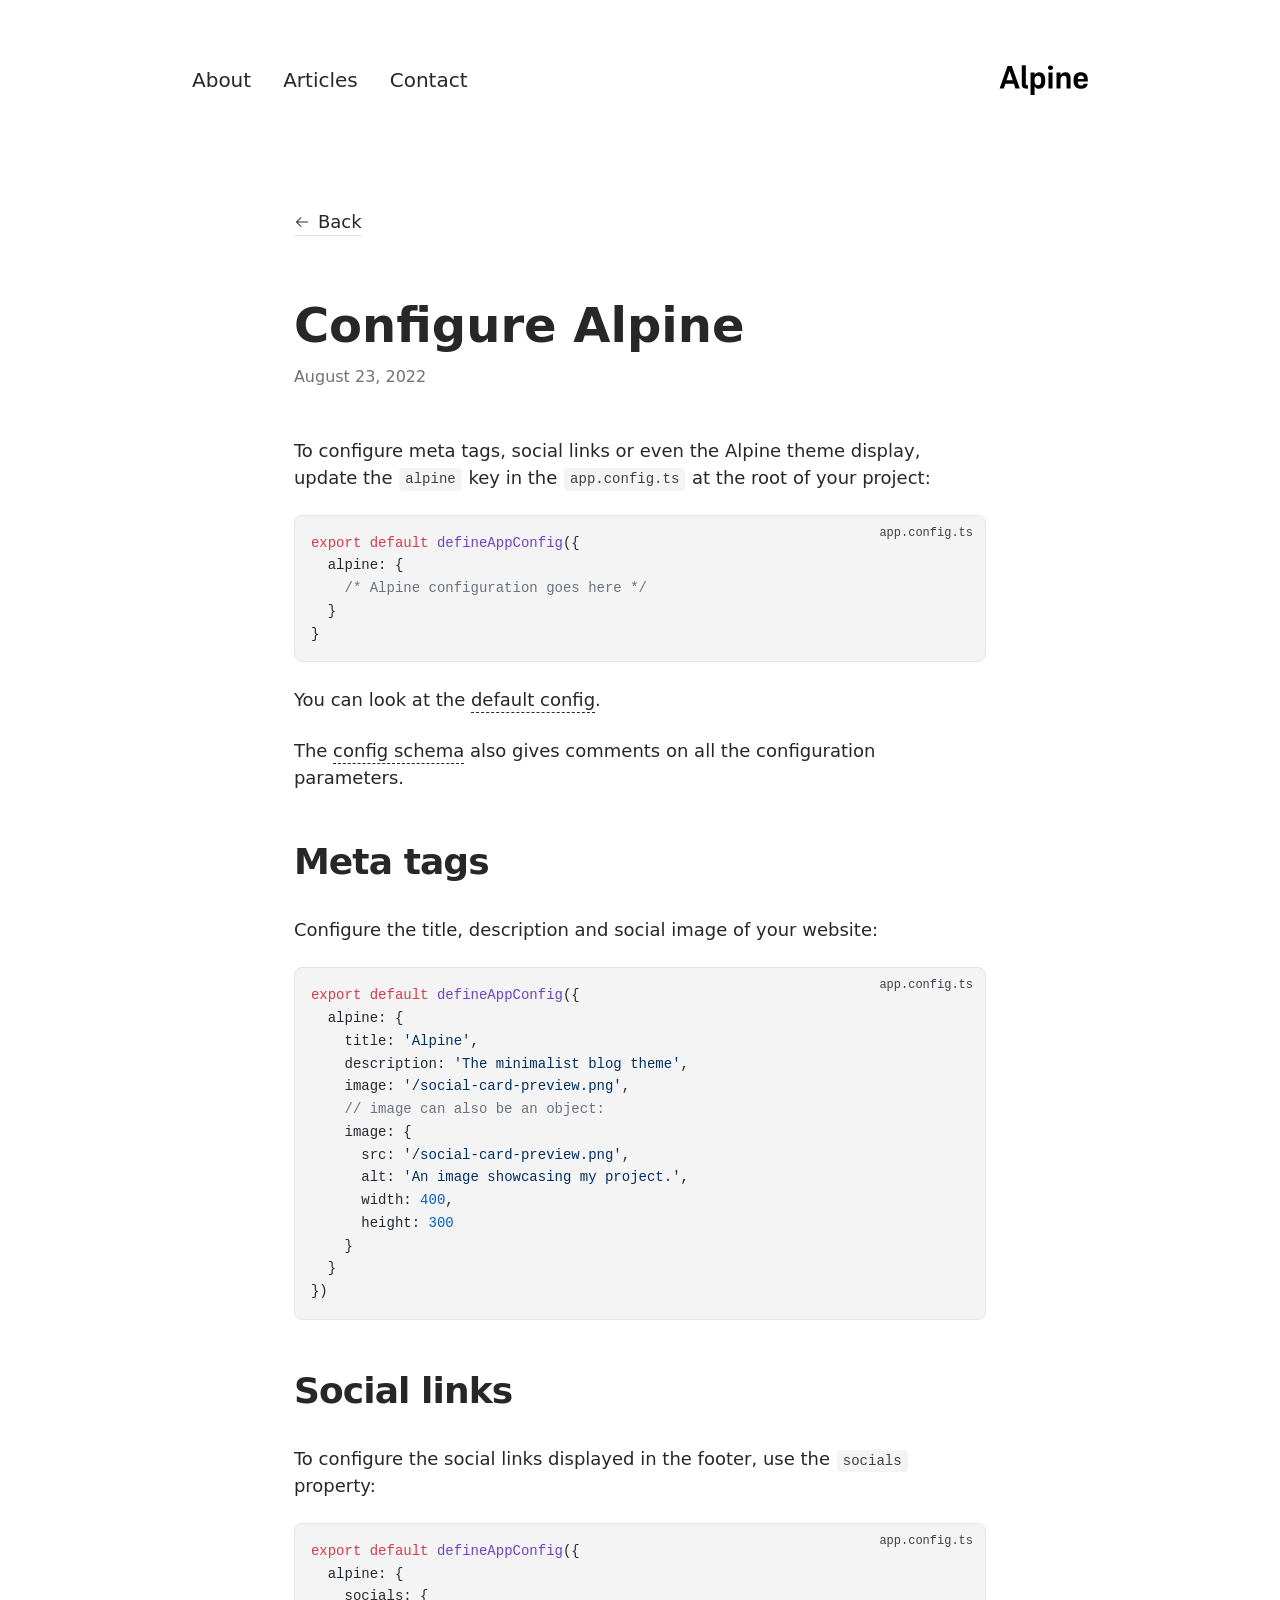
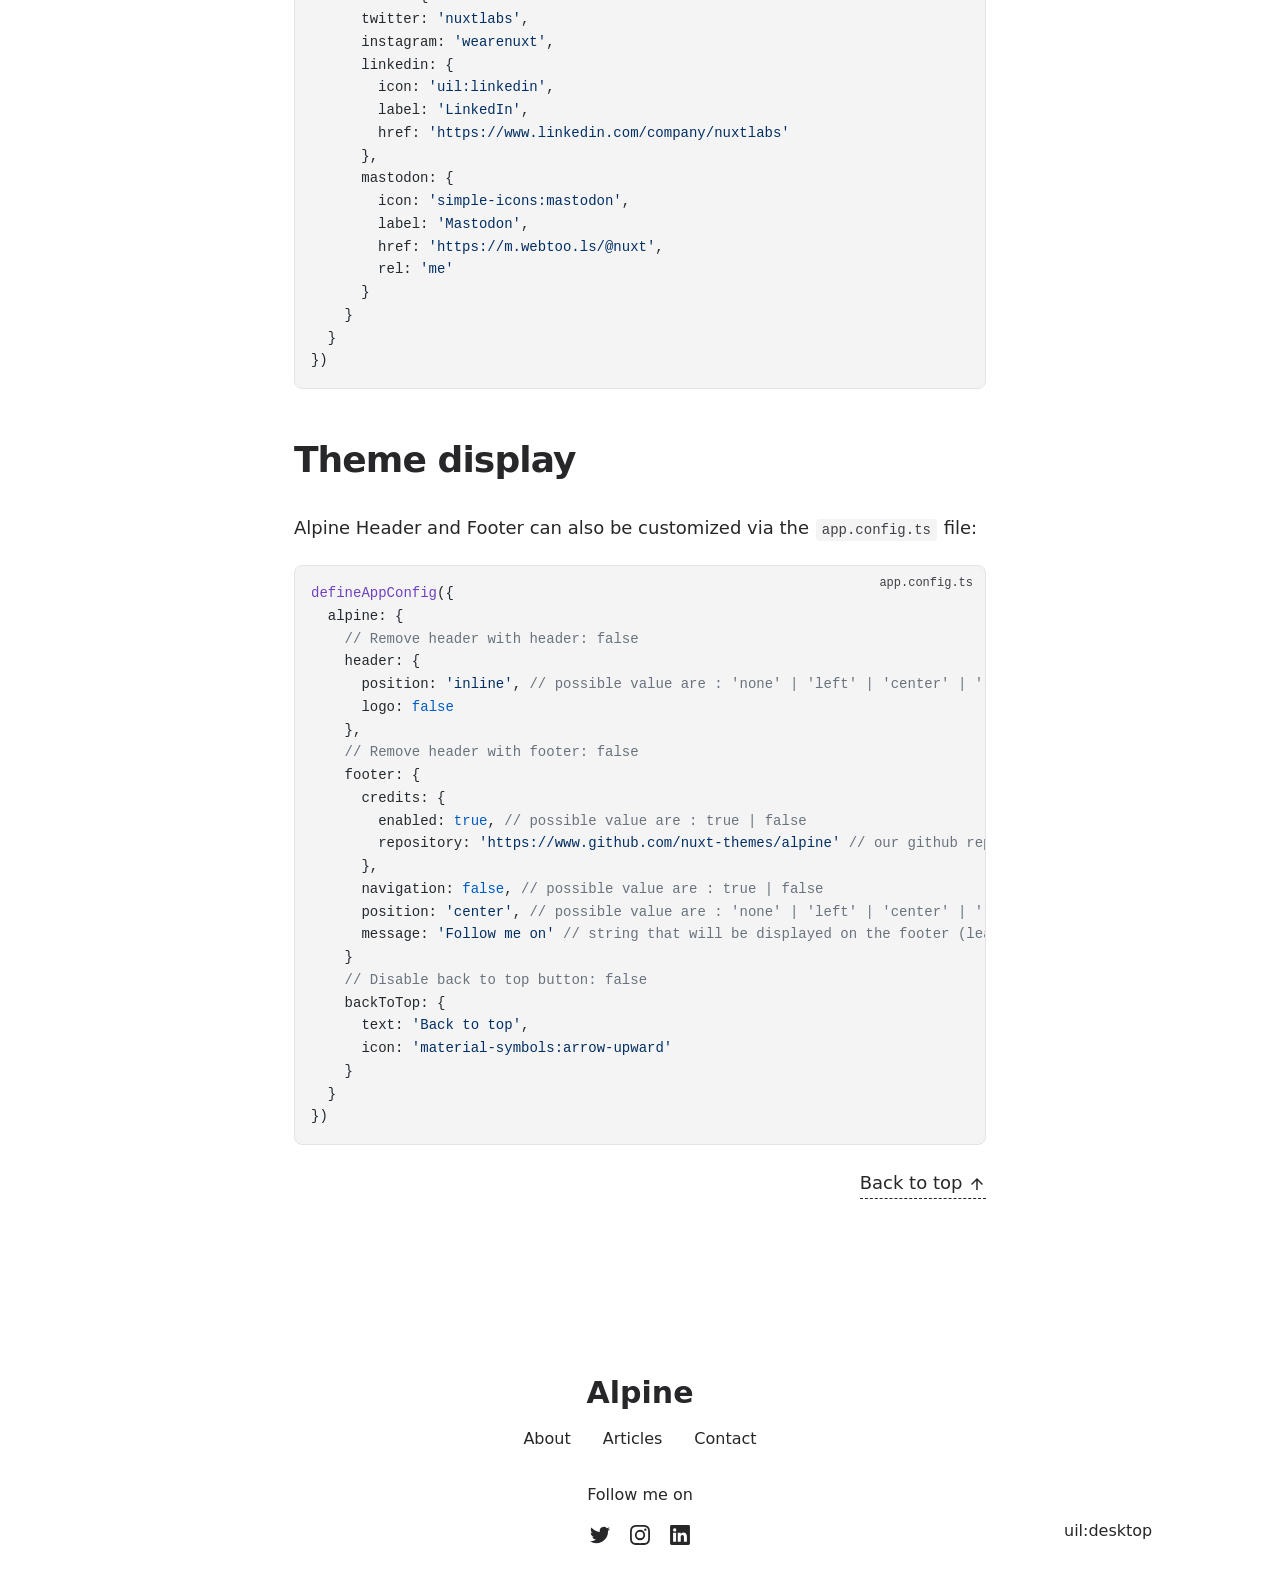
<file: articles/configure/index.html>
<!DOCTYPE html>
<html  lang="en">
<head><meta charset="utf-8">
<meta name="viewport" content="width=device-width, initial-scale=1">
<title>Configure Alpine</title>
<meta name="twitter:card" content="summary_large_image">
<meta property="og:image:width" content="400">
<meta property="og:image:height" content="300">
<meta property="og:image:alt" content="An image showcasing my project.">
<meta property="og:title" content="Configure Alpine">
<meta name="description" content="Learn how to configure Alpine with the app.config.ts file.">
<meta property="og:description" content="Learn how to configure Alpine with the app.config.ts file.">
<meta property="og:image" content="/articles/configure-alpine.webp">
<link rel="preload" as="fetch" crossorigin="anonymous" href="/articles/configure/_payload.json">
<link rel="stylesheet" href="/_nuxt/entry.1e890cc0.css">
<link rel="stylesheet" href="/_nuxt/DocumentDrivenNotFound.f5670325.css">
<link rel="stylesheet" href="/_nuxt/article.48a712b4.css">
<link rel="stylesheet" href="/_nuxt/ProseA.baee409d.css">
<link rel="stylesheet" href="/_nuxt/ProseH1.6d63403c.css">
<link rel="stylesheet" href="/_nuxt/ProseP.b99f89cd.css">
<link rel="stylesheet" href="/_nuxt/ProseCodeInline.873c7ac7.css">
<link rel="stylesheet" href="/_nuxt/ProsePre.e63e49c6.css">
<link rel="stylesheet" href="/_nuxt/ProseCode.585625f1.css">
<link rel="stylesheet" href="/_nuxt/ProseH2.3a63b076.css">
<link rel="modulepreload" as="script" crossorigin href="/_nuxt/entry.67f90318.js">
<link rel="modulepreload" as="script" crossorigin href="/_nuxt/NuxtImg.e046616a.js">
<link rel="modulepreload" as="script" crossorigin href="/_nuxt/document-driven.d1c44ab8.js">
<link rel="modulepreload" as="script" crossorigin href="/_nuxt/DocumentDrivenEmpty.8c22261b.js">
<link rel="modulepreload" as="script" crossorigin href="/_nuxt/ContentRenderer.bdbeb4c4.js">
<link rel="modulepreload" as="script" crossorigin href="/_nuxt/ContentRendererMarkdown.vue.efae17f0.js">
<link rel="modulepreload" as="script" crossorigin href="/_nuxt/DocumentDrivenNotFound.2866e956.js">
<link rel="modulepreload" as="script" crossorigin href="/_nuxt/article.ad06054e.js">
<link rel="modulepreload" as="script" crossorigin href="/_nuxt/ProseA.9a2cef58.js">
<link rel="modulepreload" as="script" crossorigin href="/_nuxt/date.824a539b.js">
<link rel="modulepreload" as="script" crossorigin href="/_nuxt/ContentRendererMarkdown.e5d822a4.js">
<link rel="modulepreload" as="script" crossorigin href="/_nuxt/ProseH1.42a91bc4.js">
<link rel="modulepreload" as="script" crossorigin href="/_nuxt/ProseP.69488843.js">
<link rel="modulepreload" as="script" crossorigin href="/_nuxt/ProseCodeInline.746d4ae6.js">
<link rel="modulepreload" as="script" crossorigin href="/_nuxt/ProsePre.3688a767.js">
<link rel="modulepreload" as="script" crossorigin href="/_nuxt/ProseCode.cb3ce66e.js">
<link rel="modulepreload" as="script" crossorigin href="/_nuxt/ProseH2.2c9dbb5e.js">
<link rel="prefetch" as="script" crossorigin href="/_nuxt/default.c4cbc823.js">
<link rel="prefetch" as="script" crossorigin href="/_nuxt/page.d54fb820.js">
<link rel="prefetch" as="script" crossorigin href="/_nuxt/client-db.fe9b9498.js">
<link rel="prefetch" as="script" crossorigin href="/_nuxt/debug.d6771d18.js">
<link rel="prefetch" as="style" href="/_nuxt/useStudio.e78b9f8e.css">
<link rel="prefetch" as="script" crossorigin href="/_nuxt/useStudio.bc5e2376.js">
<link rel="prefetch" as="style" href="/_nuxt/error-404.7910d5ca.css">
<link rel="prefetch" as="script" crossorigin href="/_nuxt/error-404.fc2cbe5f.js">
<link rel="prefetch" as="style" href="/_nuxt/error-500.1db01289.css">
<link rel="prefetch" as="script" crossorigin href="/_nuxt/error-500.343d287d.js">
<script type="module" src="/_nuxt/entry.67f90318.js" crossorigin></script><style id="pinceau-runtime-hydratable">@media{.phy[--]{--puid:8O51ti-v;}.pv-JZVB0M{max-width:var(--elements-container-maxWidth);padding-left:var(--elements-container-padding-mobile);padding-right:var(--elements-container-padding-mobile);}@media (min-width: 475px){.pv-JZVB0M{padding-left:var(--elements-container-padding-xs);padding-right:var(--elements-container-padding-xs);}}@media (min-width: 640px){.pv-JZVB0M{padding-left:var(--elements-container-padding-sm);padding-right:var(--elements-container-padding-sm);}}@media (min-width: 768px){.pv-JZVB0M{padding-left:var(--elements-container-padding-md);padding-right:var(--elements-container-padding-md);}}} </style><style id="pinceau-theme">@media { :root {--pinceau-mq: initial; --alpine-readableLine: 68ch;--alpine-backdrop-backgroundColor: #f4f4f5b3;--prose-code-inline-padding: 0.2rem 0.375rem 0.2rem 0.375rem;--prose-code-block-backdropFilter: contrast(1);--prose-code-block-border-style: solid;--prose-code-block-border-width: 1px;--prose-tbody-tr-borderBottom-style: dashed;--prose-tbody-tr-borderBottom-width: 1px;--prose-th-textAlign: inherit;--prose-thead-borderBottom-style: solid;--prose-thead-borderBottom-width: 1px;--prose-thead-border-style: solid;--prose-thead-border-width: 0px;--prose-table-textAlign: start;--prose-hr-width: 1px;--prose-hr-style: solid;--prose-li-listStylePosition: outside;--prose-ol-li-markerColor: currentColor;--prose-ol-paddingInlineStart: 21px;--prose-ol-listStyleType: decimal;--prose-ul-li-markerColor: currentColor;--prose-ul-paddingInlineStart: 21px;--prose-ul-listStyleType: disc;--prose-blockquote-border-style: solid;--prose-blockquote-border-width: 4px;--prose-blockquote-quotes: '201C' '201D' '2018' '2019';--prose-blockquote-paddingInlineStart: 24px;--prose-a-code-color-hover: currentColor;--prose-a-code-color-static: currentColor;--prose-a-hasCode-borderBottom: none;--prose-a-border-distance: 2px;--prose-a-border-color-hover: currentColor;--prose-a-border-color-static: currentColor;--prose-a-border-style-hover: solid;--prose-a-border-style-static: dashed;--prose-a-border-width: 1px;--prose-a-color-static: inherit;--prose-a-textDecoration: none;--prose-h6-margin: 3rem 0 2rem;--prose-h5-margin: 3rem 0 2rem;--prose-h4-margin: 3rem 0 2rem;--prose-h3-margin: 3rem 0 2rem;--prose-h2-margin: 3rem 0 2rem;--prose-h1-margin: 0 0 2rem;--prose-p-fontSize: 18px;--typography-lead-loose: 2;--typography-lead-relaxed: 1.625;--typography-lead-normal: 1.5;--typography-lead-snug: 1.375;--typography-lead-tight: 1.25;--typography-lead-none: 1;--typography-lead-10: 2.5rem;--typography-lead-9: 2.25rem;--typography-lead-8: 2rem;--typography-lead-7: 1.75rem;--typography-lead-6: 1.5rem;--typography-lead-5: 1.25rem;--typography-lead-4: 1rem;--typography-lead-3: .75rem;--typography-lead-2: .5rem;--typography-lead-1: .025rem;--typography-fontWeight-black: 900;--typography-fontWeight-extrabold: 800;--typography-fontWeight-bold: 700;--typography-fontWeight-semibold: 600;--typography-fontWeight-medium: 500;--typography-fontWeight-normal: 400;--typography-fontWeight-light: 300;--typography-fontWeight-extralight: 200;--typography-fontWeight-thin: 100;--typography-fontSize-9xl: 128px;--typography-fontSize-8xl: 96px;--typography-fontSize-7xl: 72px;--typography-fontSize-6xl: 60px;--typography-fontSize-5xl: 48px;--typography-fontSize-4xl: 36px;--typography-fontSize-3xl: 30px;--typography-fontSize-2xl: 24px;--typography-fontSize-xl: 20px;--typography-fontSize-lg: 18px;--typography-fontSize-base: 16px;--typography-fontSize-sm: 14px;--typography-fontSize-xs: 12px;--typography-letterSpacing-wide: 0.025em;--typography-letterSpacing-tight: -0.025em;--typography-verticalMargin-base: 24px;--typography-verticalMargin-sm: 16px;--elements-border-secondary-hover: [object Object];--elements-backdrop-background: #fffc;--elements-backdrop-filter: saturate(200%) blur(20px);--elements-container-maxWidth: 64rem;--lead-loose: 2;--lead-relaxed: 1.625;--lead-normal: 1.5;--lead-snug: 1.375;--lead-tight: 1.25;--lead-none: 1;--lead-10: 2.5rem;--lead-9: 2.25rem;--lead-8: 2rem;--lead-7: 1.75rem;--lead-6: 1.5rem;--lead-5: 1.25rem;--lead-4: 1rem;--lead-3: .75rem;--lead-2: .5rem;--lead-1: .025rem;--letterSpacing-widest: 0.1em;--letterSpacing-wider: 0.05em;--letterSpacing-wide: 0.025em;--letterSpacing-normal: 0em;--letterSpacing-tight: -0.025em;--letterSpacing-tighter: -0.05em;--fontSize-9xl: 8rem;--fontSize-8xl: 6rem;--fontSize-7xl: 4.5rem;--fontSize-6xl: 3.75rem;--fontSize-5xl: 3rem;--fontSize-4xl: 2.25rem;--fontSize-3xl: 1.875rem;--fontSize-2xl: 1.5rem;--fontSize-xl: 1.25rem;--fontSize-lg: 1.125rem;--fontSize-base: 1rem;--fontSize-sm: 0.875rem;--fontSize-xs: 0.75rem;--fontWeight-black: 900;--fontWeight-extrabold: 800;--fontWeight-bold: 700;--fontWeight-semibold: 600;--fontWeight-medium: 500;--fontWeight-normal: 400;--fontWeight-light: 300;--fontWeight-extralight: 200;--fontWeight-thin: 100;--font-mono: ui-monospace, SFMono-Regular, Menlo, Monaco, Consolas, Liberation Mono, Courier New, monospace;--font-serif: ui-serif, Georgia, Cambria, Times New Roman, Times, serif;--font-sans: ui-sans-serif, system-ui, -apple-system, BlinkMacSystemFont, Segoe UI, Roboto, Helvetica Neue, Arial, Noto Sans, sans-serif, Apple Color Emoji, Segoe UI Emoji, Segoe UI Symbol, Noto Color Emoji;--opacity-total: 1;--opacity-high: 0.8;--opacity-medium: 0.5;--opacity-soft: 0.3;--opacity-light: 0.15;--opacity-bright: 0.1;--opacity-noOpacity: 0;--borderWidth-lg: 3px;--borderWidth-md: 2px;--borderWidth-sm: 1px;--borderWidth-noBorder: 0;--space-rem-875: 0.875rem;--space-rem-625: 0.625rem;--space-rem-375: 0.375rem;--space-rem-125: 0.125rem;--space-px: 1px;--space-128: 32rem;--space-96: 24rem;--space-80: 20rem;--space-72: 18rem;--space-64: 16rem;--space-60: 15rem;--space-56: 14rem;--space-52: 13rem;--space-48: 12rem;--space-44: 11rem;--space-40: 10rem;--space-36: 9rem;--space-32: 8rem;--space-28: 7rem;--space-24: 6rem;--space-20: 5rem;--space-16: 4rem;--space-14: 3.5rem;--space-12: 3rem;--space-11: 2.75rem;--space-10: 2.5rem;--space-9: 2.25rem;--space-8: 2rem;--space-7: 1.75rem;--space-6: 1.5rem;--space-5: 1.25rem;--space-4: 1rem;--space-3: 0.75rem;--space-2: 0.5rem;--space-1: 0.25rem;--space-0: 0px;--size-full: 100%;--size-7xl: 80rem;--size-6xl: 72rem;--size-5xl: 64rem;--size-4xl: 56rem;--size-3xl: 48rem;--size-2xl: 42rem;--size-xl: 36rem;--size-lg: 32rem;--size-md: 28rem;--size-sm: 24rem;--size-xs: 20rem;--size-200: 200px;--size-104: 104px;--size-80: 80px;--size-64: 64px;--size-56: 56px;--size-48: 48px;--size-40: 40px;--size-32: 32px;--size-24: 24px;--size-20: 20px;--size-16: 16px;--size-12: 12px;--size-8: 8px;--size-6: 6px;--size-4: 4px;--size-2: 2px;--size-0: 0px;--radii-full: 9999px;--radii-3xl: 1.75rem;--radii-2xl: 1.5rem;--radii-xl: 1rem;--radii-lg: 0.75rem;--radii-md: 0.5rem;--radii-sm: 0.375rem;--radii-xs: 0.25rem;--radii-2xs: 0.125rem;--radii-none: 0px;--shadow-none: 0px 0px 0px 0px transparent;--shadow-lg: 0px 10px 15px -3px #000000, 0px 4px 6px -4px #000000;--shadow-md: 0px 4px 6px -1px #000000, 0px 2px 4px -2px #000000;--shadow-sm: 0px 1px 3px 0px #000000, 0px 1px 2px -1px #000000;--shadow-xs: 0px 1px 2px 0px #000000;--height-screen: 100vh;--width-screen: 100vw;--color-primary-900: #002e38;--color-primary-800: #005c70;--color-primary-700: #008aa9;--color-primary-600: #00b9e1;--color-primary-500: #1ad6ff;--color-primary-400: #40ddff;--color-primary-300: #66e4ff;--color-primary-200: #8deaff;--color-primary-100: #b3f1ff;--color-primary-50: #d9f8ff;--color-ruby-900: #380011;--color-ruby-800: #700021;--color-ruby-700: #a90032;--color-ruby-600: #e10043;--color-ruby-500: #ff1a5e;--color-ruby-400: #ff4079;--color-ruby-300: #ff6694;--color-ruby-200: #ff8dae;--color-ruby-100: #ffb3c9;--color-ruby-50: #ffd9e4;--color-pink-900: #380025;--color-pink-800: #70004b;--color-pink-700: #a90070;--color-pink-600: #e10095;--color-pink-500: #ff1ab2;--color-pink-400: #ff40bf;--color-pink-300: #ff66cc;--color-pink-200: #ff8dd8;--color-pink-100: #ffb3e5;--color-pink-50: #ffd9f2;--color-purple-900: #190038;--color-purple-800: #330070;--color-purple-700: #4c00a9;--color-purple-600: #6500e1;--color-purple-500: #811aff;--color-purple-400: #9640ff;--color-purple-300: #ab66ff;--color-purple-200: #c08dff;--color-purple-100: #d5b3ff;--color-purple-50: #ead9ff;--color-royalblue-900: #0b0531;--color-royalblue-800: #160a62;--color-royalblue-700: #211093;--color-royalblue-600: #2c15c4;--color-royalblue-500: #4127e8;--color-royalblue-400: #614bec;--color-royalblue-300: #806ff0;--color-royalblue-200: #a093f3;--color-royalblue-100: #c0b7f7;--color-royalblue-50: #dfdbfb;--color-indigoblue-900: #001238;--color-indigoblue-800: #002370;--color-indigoblue-700: #0035a9;--color-indigoblue-600: #0047e1;--color-indigoblue-500: #1a62ff;--color-indigoblue-400: #407cff;--color-indigoblue-300: #6696ff;--color-indigoblue-200: #8db0ff;--color-indigoblue-100: #b3cbff;--color-indigoblue-50: #d9e5ff;--color-blue-900: #002438;--color-blue-800: #004870;--color-blue-700: #006ca9;--color-blue-600: #0090e1;--color-blue-500: #1aadff;--color-blue-400: #40bbff;--color-blue-300: #66c8ff;--color-blue-200: #8dd6ff;--color-blue-100: #b3e4ff;--color-blue-50: #d9f1ff;--color-lightblue-900: #002e38;--color-lightblue-800: #005c70;--color-lightblue-700: #008aa9;--color-lightblue-600: #00b9e1;--color-lightblue-500: #1ad6ff;--color-lightblue-400: #40ddff;--color-lightblue-300: #66e4ff;--color-lightblue-200: #8deaff;--color-lightblue-100: #b3f1ff;--color-lightblue-50: #d9f8ff;--color-teal-900: #062a28;--color-teal-800: #0b544f;--color-teal-700: #117d77;--color-teal-600: #16a79e;--color-teal-500: #1cd1c6;--color-teal-400: #36e4da;--color-teal-300: #5fe9e1;--color-teal-200: #87efe9;--color-teal-100: #aff4f0;--color-teal-50: #d7faf8;--color-pear-900: #2a2b09;--color-pear-800: #545512;--color-pear-700: #7e801b;--color-pear-600: #a8aa24;--color-pear-500: #d0d32f;--color-pear-400: #d8da52;--color-pear-300: #e0e274;--color-pear-200: #e8e997;--color-pear-100: #eff0ba;--color-pear-50: #f7f8dc;--color-red-900: #380300;--color-red-800: #700700;--color-red-700: #a90a00;--color-red-600: #e10e00;--color-red-500: #ff281a;--color-red-400: #ff4c40;--color-red-300: #ff7066;--color-red-200: #ff948d;--color-red-100: #ffb7b3;--color-red-50: #ffdbd9;--color-orange-900: #381800;--color-orange-800: #702f00;--color-orange-700: #a94700;--color-orange-600: #e15e00;--color-orange-500: #ff7a1a;--color-orange-400: #ff9040;--color-orange-300: #ffa666;--color-orange-200: #ffbd8d;--color-orange-100: #ffd3b3;--color-orange-50: #ffe9d9;--color-yellow-900: #362b03;--color-yellow-800: #6d5605;--color-yellow-700: #a38108;--color-yellow-600: #daac0a;--color-yellow-500: #f5c828;--color-yellow-400: #f7d14c;--color-yellow-300: #f8da70;--color-yellow-200: #fae393;--color-yellow-100: #fcedb7;--color-yellow-50: #fdf6db;--color-green-900: #003f25;--color-green-800: #005e38;--color-green-700: #007e4a;--color-green-600: #009d5d;--color-green-500: #00bd6f;--color-green-400: #00dc82;--color-green-300: #30ffaa;--color-green-200: #83ffcc;--color-green-100: #acffdd;--color-green-50: #d6ffee;--color-gray-900: #18181B;--color-gray-800: #27272A;--color-gray-700: #3f3f46;--color-gray-600: #52525B;--color-gray-500: #71717A;--color-gray-400: #a1a1aa;--color-gray-300: #D4d4d8;--color-gray-200: #e4e4e7;--color-gray-100: #f4f4f5;--color-gray-50: #fafafa;--color-black: #0c0c0d;--color-white: #FFFFFF;--media-portrait: only screen and (orientation: portrait);--media-landscape: only screen and (orientation: landscape);--media-rm: (prefers-reduced-motion: reduce);--media-2xl: (min-width: 1536px);--media-xl: (min-width: 1280px);--media-lg: (min-width: 1024px);--media-md: (min-width: 768px);--media-sm: (min-width: 640px);--media-xs: (min-width: 475px);--alpine-body-color: var(--color-gray-800);--alpine-body-backgroundColor: var(--color-white);--prose-code-inline-fontWeight: var(--typography-fontWeight-normal);--prose-code-inline-fontSize: var(--typography-fontSize-sm);--prose-code-inline-borderRadius: var(--radii-xs);--prose-code-block-pre-padding: var(--typography-verticalMargin-sm);--prose-code-block-margin: var(--typography-verticalMargin-base) 0;--prose-code-block-fontSize: var(--typography-fontSize-sm);--prose-tbody-code-inline-fontSize: var(--typography-fontSize-sm);--prose-tbody-td-padding: var(--typography-verticalMargin-sm);--prose-th-fontWeight: var(--typography-fontWeight-semibold);--prose-th-padding: 0 var(--typography-verticalMargin-sm) var(--typography-verticalMargin-sm) var(--typography-verticalMargin-sm);--prose-table-lineHeight: var(--typography-lead-6);--prose-table-fontSize: var(--typography-fontSize-sm);--prose-table-margin: var(--typography-verticalMargin-base) 0;--prose-hr-margin: var(--typography-verticalMargin-base) 0;--prose-li-margin: var(--typography-verticalMargin-sm) 0;--prose-ol-margin: var(--typography-verticalMargin-base) 0;--prose-ul-margin: var(--typography-verticalMargin-base) 0;--prose-blockquote-margin: var(--typography-verticalMargin-base) 0;--prose-a-code-border-style: var(--prose-a-border-style-static);--prose-a-code-border-width: var(--prose-a-border-width);--prose-a-fontWeight: var(--typography-fontWeight-medium);--prose-img-margin: var(--typography-verticalMargin-base) 0;--prose-strong-fontWeight: var(--typography-fontWeight-semibold);--prose-h6-iconSize: var(--typography-fontSize-base);--prose-h6-fontWeight: var(--typography-fontWeight-semibold);--prose-h6-lineHeight: var(--typography-lead-normal);--prose-h6-fontSize: var(--typography-fontSize-lg);--prose-h5-iconSize: var(--typography-fontSize-lg);--prose-h5-fontWeight: var(--typography-fontWeight-semibold);--prose-h5-lineHeight: var(--typography-lead-snug);--prose-h5-fontSize: var(--typography-fontSize-xl);--prose-h4-iconSize: var(--typography-fontSize-lg);--prose-h4-letterSpacing: var(--typography-letterSpacing-tight);--prose-h4-fontWeight: var(--typography-fontWeight-semibold);--prose-h4-lineHeight: var(--typography-lead-snug);--prose-h4-fontSize: var(--typography-fontSize-2xl);--prose-h3-iconSize: var(--typography-fontSize-xl);--prose-h3-letterSpacing: var(--typography-letterSpacing-tight);--prose-h3-fontWeight: var(--typography-fontWeight-semibold);--prose-h3-lineHeight: var(--typography-lead-snug);--prose-h3-fontSize: var(--typography-fontSize-3xl);--prose-h2-iconSize: var(--typography-fontSize-2xl);--prose-h2-letterSpacing: var(--typography-letterSpacing-tight);--prose-h2-fontWeight: var(--typography-fontWeight-semibold);--prose-h2-lineHeight: var(--typography-lead-tight);--prose-h2-fontSize: var(--typography-fontSize-4xl);--prose-h1-iconSize: var(--typography-fontSize-3xl);--prose-h1-letterSpacing: var(--typography-letterSpacing-tight);--prose-h1-fontWeight: var(--typography-fontWeight-bold);--prose-h1-lineHeight: var(--typography-lead-tight);--prose-h1-fontSize: var(--typography-fontSize-5xl);--prose-p-br-margin: var(--typography-verticalMargin-base) 0 0 0;--prose-p-margin: var(--typography-verticalMargin-base) 0;--prose-p-lineHeight: var(--typography-lead-normal);--typography-color-primary-900: var(--color-primary-900);--typography-color-primary-800: var(--color-primary-800);--typography-color-primary-700: var(--color-primary-700);--typography-color-primary-600: var(--color-primary-600);--typography-color-primary-500: var(--color-primary-500);--typography-color-primary-400: var(--color-primary-400);--typography-color-primary-300: var(--color-primary-300);--typography-color-primary-200: var(--color-primary-200);--typography-color-primary-100: var(--color-primary-100);--typography-color-primary-50: var(--color-primary-50);--typography-font-code: var(--font-mono);--typography-font-body: var(--font-sans);--typography-font-display: var(--font-sans);--typography-body-backgroundColor: var(--color-white);--typography-body-color: var(--color-black);--elements-state-danger-borderColor-secondary: var(--color-red-200);--elements-state-danger-borderColor-primary: var(--color-red-100);--elements-state-danger-backgroundColor-secondary: var(--color-red-100);--elements-state-danger-backgroundColor-primary: var(--color-red-50);--elements-state-danger-color-secondary: var(--color-red-600);--elements-state-danger-color-primary: var(--color-red-500);--elements-state-warning-borderColor-secondary: var(--color-yellow-200);--elements-state-warning-borderColor-primary: var(--color-yellow-100);--elements-state-warning-backgroundColor-secondary: var(--color-yellow-100);--elements-state-warning-backgroundColor-primary: var(--color-yellow-50);--elements-state-warning-color-secondary: var(--color-yellow-700);--elements-state-warning-color-primary: var(--color-yellow-600);--elements-state-success-borderColor-secondary: var(--color-green-200);--elements-state-success-borderColor-primary: var(--color-green-100);--elements-state-success-backgroundColor-secondary: var(--color-green-100);--elements-state-success-backgroundColor-primary: var(--color-green-50);--elements-state-success-color-secondary: var(--color-green-600);--elements-state-success-color-primary: var(--color-green-500);--elements-state-info-borderColor-secondary: var(--color-blue-200);--elements-state-info-borderColor-primary: var(--color-blue-100);--elements-state-info-backgroundColor-secondary: var(--color-blue-100);--elements-state-info-backgroundColor-primary: var(--color-blue-50);--elements-state-info-color-secondary: var(--color-blue-600);--elements-state-info-color-primary: var(--color-blue-500);--elements-state-primary-borderColor-secondary: var(--color-primary-200);--elements-state-primary-borderColor-primary: var(--color-primary-100);--elements-state-primary-backgroundColor-secondary: var(--color-primary-100);--elements-state-primary-backgroundColor-primary: var(--color-primary-50);--elements-state-primary-color-secondary: var(--color-primary-700);--elements-state-primary-color-primary: var(--color-primary-600);--elements-surface-secondary-backgroundColor: var(--color-gray-200);--elements-surface-primary-backgroundColor: var(--color-gray-100);--elements-surface-background-base: var(--color-gray-100);--elements-border-secondary-static: var(--color-gray-200);--elements-border-primary-hover: var(--color-gray-200);--elements-border-primary-static: var(--color-gray-100);--elements-container-padding-md: var(--space-16);--elements-container-padding-sm: var(--space-12);--elements-container-padding-xs: var(--space-8);--elements-container-padding-mobile: var(--space-6);--elements-text-secondary-color-hover: var(--color-gray-700);--elements-text-secondary-color-static: var(--color-gray-500);--elements-text-primary-color-static: var(--color-gray-900);--text-6xl-lineHeight: var(--lead-none);--text-6xl-fontSize: var(--fontSize-6xl);--text-5xl-lineHeight: var(--lead-none);--text-5xl-fontSize: var(--fontSize-5xl);--text-4xl-lineHeight: var(--lead-10);--text-4xl-fontSize: var(--fontSize-4xl);--text-3xl-lineHeight: var(--lead-9);--text-3xl-fontSize: var(--fontSize-3xl);--text-2xl-lineHeight: var(--lead-8);--text-2xl-fontSize: var(--fontSize-2xl);--text-xl-lineHeight: var(--lead-7);--text-xl-fontSize: var(--fontSize-xl);--text-lg-lineHeight: var(--lead-7);--text-lg-fontSize: var(--fontSize-lg);--text-base-lineHeight: var(--lead-6);--text-base-fontSize: var(--fontSize-base);--text-sm-lineHeight: var(--lead-5);--text-sm-fontSize: var(--fontSize-sm);--text-xs-lineHeight: var(--lead-4);--text-xs-fontSize: var(--fontSize-xs);--shadow-2xl: 0px 25px 50px -12px var(--color-gray-900);--shadow-xl: 0px 20px 25px -5px var(--color-gray-400), 0px 8px 10px -6px #000000;--color-secondary-900: var(--color-gray-900);--color-secondary-800: var(--color-gray-800);--color-secondary-700: var(--color-gray-700);--color-secondary-600: var(--color-gray-600);--color-secondary-500: var(--color-gray-500);--color-secondary-400: var(--color-gray-400);--color-secondary-300: var(--color-gray-300);--color-secondary-200: var(--color-gray-200);--color-secondary-100: var(--color-gray-100);--color-secondary-50: var(--color-gray-50);--prose-a-code-background-hover: var(--typography-color-primary-50);--prose-a-code-border-color-hover: var(--typography-color-primary-500);--prose-a-color-hover: var(--typography-color-primary-500);--typography-color-secondary-900: var(--color-secondary-900);--typography-color-secondary-800: var(--color-secondary-800);--typography-color-secondary-700: var(--color-secondary-700);--typography-color-secondary-600: var(--color-secondary-600);--typography-color-secondary-500: var(--color-secondary-500);--typography-color-secondary-400: var(--color-secondary-400);--typography-color-secondary-300: var(--color-secondary-300);--typography-color-secondary-200: var(--color-secondary-200);--typography-color-secondary-100: var(--color-secondary-100);--typography-color-secondary-50: var(--color-secondary-50);--prose-code-inline-backgroundColor: var(--typography-color-secondary-100);--prose-code-inline-color: var(--typography-color-secondary-700);--prose-code-block-backgroundColor: var(--typography-color-secondary-100);--prose-code-block-color: var(--typography-color-secondary-700);--prose-code-block-border-color: var(--typography-color-secondary-200);--prose-tbody-tr-borderBottom-color: var(--typography-color-secondary-200);--prose-th-color: var(--typography-color-secondary-600);--prose-thead-borderBottom-color: var(--typography-color-secondary-200);--prose-thead-border-color: var(--typography-color-secondary-300);--prose-hr-color: var(--typography-color-secondary-200);--prose-blockquote-border-color: var(--typography-color-secondary-200);--prose-blockquote-color: var(--typography-color-secondary-500);--prose-a-code-border-color-static: var(--typography-color-secondary-400); } }@media { :root.dark {--pinceau-mq: dark; --alpine-backdrop-backgroundColor: #18181bb3;--prose-code-block-backdropFilter: contrast(1);--prose-ol-li-markerColor: currentColor;--prose-ul-li-markerColor: currentColor;--prose-a-code-color-hover: currentColor;--prose-a-code-color-static: currentColor;--prose-a-border-color-hover: currentColor;--prose-a-border-color-static: currentColor;--prose-a-color-static: inherit;--elements-backdrop-background: #0c0d0ccc;--alpine-body-color: var(--color-gray-200);--alpine-body-backgroundColor: var(--color-black);--typography-body-backgroundColor: var(--color-black);--typography-body-color: var(--color-white);--elements-state-danger-borderColor-secondary: var(--color-red-700);--elements-state-danger-borderColor-primary: var(--color-red-800);--elements-state-danger-backgroundColor-secondary: var(--color-red-800);--elements-state-danger-backgroundColor-primary: var(--color-red-900);--elements-state-danger-color-secondary: var(--color-red-200);--elements-state-danger-color-primary: var(--color-red-300);--elements-state-warning-borderColor-secondary: var(--color-yellow-700);--elements-state-warning-borderColor-primary: var(--color-yellow-800);--elements-state-warning-backgroundColor-secondary: var(--color-yellow-800);--elements-state-warning-backgroundColor-primary: var(--color-yellow-900);--elements-state-warning-color-secondary: var(--color-yellow-200);--elements-state-warning-color-primary: var(--color-yellow-400);--elements-state-success-borderColor-secondary: var(--color-green-700);--elements-state-success-borderColor-primary: var(--color-green-800);--elements-state-success-backgroundColor-secondary: var(--color-green-800);--elements-state-success-backgroundColor-primary: var(--color-green-900);--elements-state-success-color-secondary: var(--color-green-200);--elements-state-success-color-primary: var(--color-green-400);--elements-state-info-borderColor-secondary: var(--color-blue-700);--elements-state-info-borderColor-primary: var(--color-blue-800);--elements-state-info-backgroundColor-secondary: var(--color-blue-800);--elements-state-info-backgroundColor-primary: var(--color-blue-900);--elements-state-info-color-secondary: var(--color-blue-200);--elements-state-info-color-primary: var(--color-blue-400);--elements-state-primary-borderColor-secondary: var(--color-primary-700);--elements-state-primary-borderColor-primary: var(--color-primary-800);--elements-state-primary-backgroundColor-secondary: var(--color-primary-800);--elements-state-primary-backgroundColor-primary: var(--color-primary-900);--elements-state-primary-color-secondary: var(--color-primary-200);--elements-state-primary-color-primary: var(--color-primary-400);--elements-surface-secondary-backgroundColor: var(--color-gray-800);--elements-surface-primary-backgroundColor: var(--color-gray-900);--elements-surface-background-base: var(--color-gray-900);--elements-border-secondary-static: var(--color-gray-800);--elements-border-primary-hover: var(--color-gray-800);--elements-border-primary-static: var(--color-gray-900);--elements-text-secondary-color-hover: var(--color-gray-200);--elements-text-secondary-color-static: var(--color-gray-400);--elements-text-primary-color-static: var(--color-gray-50);--prose-a-code-background-hover: var(--typography-color-primary-900);--prose-a-code-border-color-hover: var(--typography-color-primary-600);--prose-a-color-hover: var(--typography-color-primary-400);--prose-code-inline-backgroundColor: var(--typography-color-secondary-800);--prose-code-inline-color: var(--typography-color-secondary-200);--prose-code-block-backgroundColor: var(--typography-color-secondary-900);--prose-code-block-color: var(--typography-color-secondary-200);--prose-code-block-border-color: var(--typography-color-secondary-800);--prose-tbody-tr-borderBottom-color: var(--typography-color-secondary-800);--prose-th-color: var(--typography-color-secondary-400);--prose-thead-borderBottom-color: var(--typography-color-secondary-800);--prose-thead-border-color: var(--typography-color-secondary-600);--prose-hr-color: var(--typography-color-secondary-800);--prose-blockquote-border-color: var(--typography-color-secondary-700);--prose-blockquote-color: var(--typography-color-secondary-400);--prose-a-code-border-color-static: var(--typography-color-secondary-600); } }</style><script>"use strict";(()=>{const a=window,e=document.documentElement,m=["dark","light"],c=window&&window.localStorage&&window.localStorage.getItem&&window.localStorage.getItem("nuxt-color-mode")||"system";let n=c==="system"?d():c;const l=e.getAttribute("data-color-mode-forced");l&&(n=l),i(n),a["__NUXT_COLOR_MODE__"]={preference:c,value:n,getColorScheme:d,addColorScheme:i,removeColorScheme:f};function i(o){const t=""+o+"",s="";e.classList?e.classList.add(t):e.className+=" "+t,s&&e.setAttribute("data-"+s,o)}function f(o){const t=""+o+"",s="";e.classList?e.classList.remove(t):e.className=e.className.replace(new RegExp(t,"g"),""),s&&e.removeAttribute("data-"+s)}function r(o){return a.matchMedia("(prefers-color-scheme"+o+")")}function d(){if(a.matchMedia&&r("").media!=="not all"){for(const o of m)if(r(":"+o).matches)return o}return"light"}})();
</script></head>
<body ><div id="__nuxt"><div class="container pv-JZVB0M pc-8O51ti app-layout" data-v-dfb61b5f data-v-89ccd14e><!--[--><div class="nuxt-progress" style="width:0%;height:3px;opacity:0;background-size:Infinity% auto;" data-v-dfb61b5f></div><header class="right" data-v-dfb61b5f data-v-e970d863><div class="menu" data-v-e970d863><button aria-label="Navigation Menu" data-v-e970d863><svg width="24" height="24" viewBox="0 0 68 68" fill="currentColor" xmlns="http://www.w3.org/2000/svg" data-v-e970d863><path d="M8 34C8 32.1362 8 31.2044 8.30448 30.4693C8.71046 29.4892 9.48915 28.7105 10.4693 28.3045C11.2044 28 12.1362 28 14 28C15.8638 28 16.7956 28 17.5307 28.3045C18.5108 28.7105 19.2895 29.4892 19.6955 30.4693C20 31.2044 20 32.1362 20 34C20 35.8638 20 36.7956 19.6955 37.5307C19.2895 38.5108 18.5108 39.2895 17.5307 39.6955C16.7956 40 15.8638 40 14 40C12.1362 40 11.2044 40 10.4693 39.6955C9.48915 39.2895 8.71046 38.5108 8.30448 37.5307C8 36.7956 8 35.8638 8 34Z" data-v-e970d863></path><path d="M28 34C28 32.1362 28 31.2044 28.3045 30.4693C28.7105 29.4892 29.4892 28.7105 30.4693 28.3045C31.2044 28 32.1362 28 34 28C35.8638 28 36.7956 28 37.5307 28.3045C38.5108 28.7105 39.2895 29.4892 39.6955 30.4693C40 31.2044 40 32.1362 40 34C40 35.8638 40 36.7956 39.6955 37.5307C39.2895 38.5108 38.5108 39.2895 37.5307 39.6955C36.7956 40 35.8638 40 34 40C32.1362 40 31.2044 40 30.4693 39.6955C29.4892 39.2895 28.7105 38.5108 28.3045 37.5307C28 36.7956 28 35.8638 28 34Z" data-v-e970d863></path><path d="M48 34C48 32.1362 48 31.2044 48.3045 30.4693C48.7105 29.4892 49.4892 28.7105 50.4693 28.3045C51.2044 28 52.1362 28 54 28C55.8638 28 56.7956 28 57.5307 28.3045C58.5108 28.7105 59.2895 29.4892 59.6955 30.4693C60 31.2044 60 32.1362 60 34C60 35.8638 60 36.7956 59.6955 37.5307C59.2895 38.5108 58.5108 39.2895 57.5307 39.6955C56.7956 40 55.8638 40 54 40C52.1362 40 51.2044 40 50.4693 39.6955C49.4892 39.2895 48.7105 38.5108 48.3045 37.5307C48 36.7956 48 35.8638 48 34Z" data-v-e970d863></path></svg></button></div><div class="overlay" data-v-e970d863><nav data-v-e970d863 data-v-b1242ced><ul data-v-b1242ced><!--[--><li data-v-b1242ced><a href="/" class="" data-v-b1242ced><span class="underline-fx" data-v-b1242ced></span> About</a></li><li data-v-b1242ced><a href="/articles" class="" data-v-b1242ced><span class="underline-fx" data-v-b1242ced></span> Articles</a></li><li data-v-b1242ced><a href="/contact" class="" data-v-b1242ced><span class="underline-fx" data-v-b1242ced></span> Contact</a></li><!--]--></ul></nav></div><div class="logo" data-v-e970d863><a href="/" class="" data-v-e970d863><img src="/logo-dark.svg" class="dark-img" alt="alpine" width="89" height="31" data-v-e970d863><img src="/logo.svg" class="light-img" alt="alpine" width="89" height="31" data-v-e970d863></a></div><div class="main-nav" data-v-e970d863><nav data-v-e970d863 data-v-b1242ced><ul data-v-b1242ced><!--[--><li data-v-b1242ced><a href="/" class="" data-v-b1242ced><span class="underline-fx" data-v-b1242ced></span> About</a></li><li data-v-b1242ced><a href="/articles" class="" data-v-b1242ced><span class="underline-fx" data-v-b1242ced></span> Articles</a></li><li data-v-b1242ced><a href="/contact" class="" data-v-b1242ced><span class="underline-fx" data-v-b1242ced></span> Contact</a></li><!--]--></ul></nav></div></header><!--[--><div class="document-driven-page"><article data-v-28021b3f><a href="/articles" class="back" data-v-28021b3f><svg xmlns="http://www.w3.org/2000/svg" xmlns:xlink="http://www.w3.org/1999/xlink" aria-hidden="true" role="img" class="icon" data-v-28021b3f style="" width="1em" height="1em" viewBox="0 0 256 256" data-v-121c6e7d><path fill="currentColor" d="M224 128a8 8 0 0 1-8 8H59.31l58.35 58.34a8 8 0 0 1-11.32 11.32l-72-72a8 8 0 0 1 0-11.32l72-72a8 8 0 0 1 11.32 11.32L59.31 120H216a8 8 0 0 1 8 8"/></svg><span data-v-28021b3f> Back </span></a><header data-v-28021b3f><h1 class="title" data-v-28021b3f>Configure Alpine</h1><time datetime="2022-08-23T00:00:00.000Z" data-v-28021b3f>August 23, 2022</time></header><div class="prose" data-v-28021b3f><!--[--><div><h1 id="configure-alpine" data-v-a5759516><a aria-current="page" href="/articles/configure#configure-alpine" class="router-link-active router-link-exact-active" data-v-a5759516><!--[-->Configure Alpine<!--]--><!----></a></h1><p data-v-63bfa697><!--[-->To configure meta tags, social links or even the Alpine theme display, update the <code class="" data-v-c81ed8f1><!--[-->alpine<!--]--></code> key in the <code class="" data-v-c81ed8f1><!--[-->app.config.ts<!--]--></code> at the root of your project:<!--]--></p><div class="highlight-ts prose-code" meta data-v-bfc7416e><span class="filename" data-v-bfc7416e>app.config.ts</span><!--[--><pre class="language-ts shiki shiki-themes github-light github-dark" style=""><!--[--><code><span class="line" line="1"><span style="--shiki-default:#D73A49;--shiki-dark:#F97583">export</span><span style="--shiki-default:#D73A49;--shiki-dark:#F97583"> default</span><span style="--shiki-default:#6F42C1;--shiki-dark:#B392F0"> defineAppConfig</span><span style="--shiki-default:#24292E;--shiki-dark:#E1E4E8">({
</span></span><span class="line" line="2"><span style="--shiki-default:#24292E;--shiki-dark:#E1E4E8">  alpine: {
</span></span><span class="line" line="3"><span style="--shiki-default:#6A737D;--shiki-dark:#6A737D">    /* Alpine configuration goes here */
</span></span><span class="line" line="4"><span style="--shiki-default:#24292E;--shiki-dark:#E1E4E8">  }
</span></span><span class="line" line="5"><span style="--shiki-default:#24292E;--shiki-dark:#E1E4E8">}
</span></span></code><!--]--></pre><!--]--><button class="copy-button" data-v-bfc7416e data-v-75636234><span class="sr-only" data-v-75636234>Copy to clipboard</span><span class="icon-wrapper" data-v-75636234><svg xmlns="http://www.w3.org/2000/svg" xmlns:xlink="http://www.w3.org/1999/xlink" aria-hidden="true" role="img" class="icon" data-v-75636234 style="" width="18px" height="18px" viewBox="0 0 256 256" data-v-121c6e7d><path fill="currentColor" d="M216 32H88a8 8 0 0 0-8 8v40H40a8 8 0 0 0-8 8v128a8 8 0 0 0 8 8h128a8 8 0 0 0 8-8v-40h40a8 8 0 0 0 8-8V40a8 8 0 0 0-8-8m-56 176H48V96h112Zm48-48h-32V88a8 8 0 0 0-8-8H96V48h112Z"/></svg></span></button></div><p data-v-63bfa697><!--[-->You can look at the <a href="https://github.com/nuxt-themes/alpine/tree/main/app.config.ts" rel="nofollow" data-v-af1c0c3b><!--[-->default config<!--]--></a>.<!--]--></p><p data-v-63bfa697><!--[-->The <a href="https://github.com/nuxt-themes/alpine/tree/main/app.config.ts" rel="nofollow" data-v-af1c0c3b><!--[-->config schema<!--]--></a> also gives comments on all the configuration parameters.<!--]--></p><h2 id="meta-tags" data-v-1daf0210><a aria-current="page" href="/articles/configure#meta-tags" class="router-link-active router-link-exact-active" data-v-1daf0210><!--[-->Meta tags<!--]--><!----></a></h2><p data-v-63bfa697><!--[-->Configure the title, description and social image of your website:<!--]--></p><div class="highlight-ts prose-code" meta data-v-bfc7416e><span class="filename" data-v-bfc7416e>app.config.ts</span><!--[--><pre class="language-ts shiki shiki-themes github-light github-dark" style=""><!--[--><code><span class="line" line="1"><span style="--shiki-default:#D73A49;--shiki-dark:#F97583">export</span><span style="--shiki-default:#D73A49;--shiki-dark:#F97583"> default</span><span style="--shiki-default:#6F42C1;--shiki-dark:#B392F0"> defineAppConfig</span><span style="--shiki-default:#24292E;--shiki-dark:#E1E4E8">({
</span></span><span class="line" line="2"><span style="--shiki-default:#24292E;--shiki-dark:#E1E4E8">  alpine: {
</span></span><span class="line" line="3"><span style="--shiki-default:#24292E;--shiki-dark:#E1E4E8">    title: </span><span style="--shiki-default:#032F62;--shiki-dark:#9ECBFF">&#39;Alpine&#39;</span><span style="--shiki-default:#24292E;--shiki-dark:#E1E4E8">,
</span></span><span class="line" line="4"><span style="--shiki-default:#24292E;--shiki-dark:#E1E4E8">    description: </span><span style="--shiki-default:#032F62;--shiki-dark:#9ECBFF">&#39;The minimalist blog theme&#39;</span><span style="--shiki-default:#24292E;--shiki-dark:#E1E4E8">,
</span></span><span class="line" line="5"><span style="--shiki-default:#24292E;--shiki-dark:#E1E4E8">    image: </span><span style="--shiki-default:#032F62;--shiki-dark:#9ECBFF">&#39;/social-card-preview.png&#39;</span><span style="--shiki-default:#24292E;--shiki-dark:#E1E4E8">,
</span></span><span class="line" line="6"><span style="--shiki-default:#6A737D;--shiki-dark:#6A737D">    // image can also be an object:
</span></span><span class="line" line="7"><span style="--shiki-default:#24292E;--shiki-dark:#E1E4E8">    image: {
</span></span><span class="line" line="8"><span style="--shiki-default:#24292E;--shiki-dark:#E1E4E8">      src: </span><span style="--shiki-default:#032F62;--shiki-dark:#9ECBFF">&#39;/social-card-preview.png&#39;</span><span style="--shiki-default:#24292E;--shiki-dark:#E1E4E8">,
</span></span><span class="line" line="9"><span style="--shiki-default:#24292E;--shiki-dark:#E1E4E8">      alt: </span><span style="--shiki-default:#032F62;--shiki-dark:#9ECBFF">&#39;An image showcasing my project.&#39;</span><span style="--shiki-default:#24292E;--shiki-dark:#E1E4E8">,
</span></span><span class="line" line="10"><span style="--shiki-default:#24292E;--shiki-dark:#E1E4E8">      width: </span><span style="--shiki-default:#005CC5;--shiki-dark:#79B8FF">400</span><span style="--shiki-default:#24292E;--shiki-dark:#E1E4E8">,
</span></span><span class="line" line="11"><span style="--shiki-default:#24292E;--shiki-dark:#E1E4E8">      height: </span><span style="--shiki-default:#005CC5;--shiki-dark:#79B8FF">300
</span></span><span class="line" line="12"><span style="--shiki-default:#24292E;--shiki-dark:#E1E4E8">    }
</span></span><span class="line" line="13"><span style="--shiki-default:#24292E;--shiki-dark:#E1E4E8">  }
</span></span><span class="line" line="14"><span style="--shiki-default:#24292E;--shiki-dark:#E1E4E8">})
</span></span></code><!--]--></pre><!--]--><button class="copy-button" data-v-bfc7416e data-v-75636234><span class="sr-only" data-v-75636234>Copy to clipboard</span><span class="icon-wrapper" data-v-75636234><svg xmlns="http://www.w3.org/2000/svg" xmlns:xlink="http://www.w3.org/1999/xlink" aria-hidden="true" role="img" class="icon" data-v-75636234 style="" width="18px" height="18px" viewBox="0 0 256 256" data-v-121c6e7d><path fill="currentColor" d="M216 32H88a8 8 0 0 0-8 8v40H40a8 8 0 0 0-8 8v128a8 8 0 0 0 8 8h128a8 8 0 0 0 8-8v-40h40a8 8 0 0 0 8-8V40a8 8 0 0 0-8-8m-56 176H48V96h112Zm48-48h-32V88a8 8 0 0 0-8-8H96V48h112Z"/></svg></span></button></div><h2 id="social-links" data-v-1daf0210><a aria-current="page" href="/articles/configure#social-links" class="router-link-active router-link-exact-active" data-v-1daf0210><!--[-->Social links<!--]--><!----></a></h2><p data-v-63bfa697><!--[-->To configure the social links displayed in the footer, use the <code class="" data-v-c81ed8f1><!--[-->socials<!--]--></code> property:<!--]--></p><div class="highlight-ts prose-code" meta data-v-bfc7416e><span class="filename" data-v-bfc7416e>app.config.ts</span><!--[--><pre class="language-ts shiki shiki-themes github-light github-dark" style=""><!--[--><code><span class="line" line="1"><span style="--shiki-default:#D73A49;--shiki-dark:#F97583">export</span><span style="--shiki-default:#D73A49;--shiki-dark:#F97583"> default</span><span style="--shiki-default:#6F42C1;--shiki-dark:#B392F0"> defineAppConfig</span><span style="--shiki-default:#24292E;--shiki-dark:#E1E4E8">({
</span></span><span class="line" line="2"><span style="--shiki-default:#24292E;--shiki-dark:#E1E4E8">  alpine: {
</span></span><span class="line" line="3"><span style="--shiki-default:#24292E;--shiki-dark:#E1E4E8">    socials: {
</span></span><span class="line" line="4"><span style="--shiki-default:#24292E;--shiki-dark:#E1E4E8">      twitter: </span><span style="--shiki-default:#032F62;--shiki-dark:#9ECBFF">&#39;nuxtlabs&#39;</span><span style="--shiki-default:#24292E;--shiki-dark:#E1E4E8">,
</span></span><span class="line" line="5"><span style="--shiki-default:#24292E;--shiki-dark:#E1E4E8">      instagram: </span><span style="--shiki-default:#032F62;--shiki-dark:#9ECBFF">&#39;wearenuxt&#39;</span><span style="--shiki-default:#24292E;--shiki-dark:#E1E4E8">,
</span></span><span class="line" line="6"><span style="--shiki-default:#24292E;--shiki-dark:#E1E4E8">      linkedin: {
</span></span><span class="line" line="7"><span style="--shiki-default:#24292E;--shiki-dark:#E1E4E8">        icon: </span><span style="--shiki-default:#032F62;--shiki-dark:#9ECBFF">&#39;uil:linkedin&#39;</span><span style="--shiki-default:#24292E;--shiki-dark:#E1E4E8">,
</span></span><span class="line" line="8"><span style="--shiki-default:#24292E;--shiki-dark:#E1E4E8">        label: </span><span style="--shiki-default:#032F62;--shiki-dark:#9ECBFF">&#39;LinkedIn&#39;</span><span style="--shiki-default:#24292E;--shiki-dark:#E1E4E8">,
</span></span><span class="line" line="9"><span style="--shiki-default:#24292E;--shiki-dark:#E1E4E8">        href: </span><span style="--shiki-default:#032F62;--shiki-dark:#9ECBFF">&#39;https://www.linkedin.com/company/nuxtlabs&#39;
</span></span><span class="line" line="10"><span style="--shiki-default:#24292E;--shiki-dark:#E1E4E8">      },
</span></span><span class="line" line="11"><span style="--shiki-default:#24292E;--shiki-dark:#E1E4E8">      mastodon: {
</span></span><span class="line" line="12"><span style="--shiki-default:#24292E;--shiki-dark:#E1E4E8">        icon: </span><span style="--shiki-default:#032F62;--shiki-dark:#9ECBFF">&#39;simple-icons:mastodon&#39;</span><span style="--shiki-default:#24292E;--shiki-dark:#E1E4E8">,
</span></span><span class="line" line="13"><span style="--shiki-default:#24292E;--shiki-dark:#E1E4E8">        label: </span><span style="--shiki-default:#032F62;--shiki-dark:#9ECBFF">&#39;Mastodon&#39;</span><span style="--shiki-default:#24292E;--shiki-dark:#E1E4E8">,
</span></span><span class="line" line="14"><span style="--shiki-default:#24292E;--shiki-dark:#E1E4E8">        href: </span><span style="--shiki-default:#032F62;--shiki-dark:#9ECBFF">&#39;https://m.webtoo.ls/@nuxt&#39;</span><span style="--shiki-default:#24292E;--shiki-dark:#E1E4E8">,
</span></span><span class="line" line="15"><span style="--shiki-default:#24292E;--shiki-dark:#E1E4E8">        rel: </span><span style="--shiki-default:#032F62;--shiki-dark:#9ECBFF">&#39;me&#39;
</span></span><span class="line" line="16"><span style="--shiki-default:#24292E;--shiki-dark:#E1E4E8">      }
</span></span><span class="line" line="17"><span style="--shiki-default:#24292E;--shiki-dark:#E1E4E8">    }
</span></span><span class="line" line="18"><span style="--shiki-default:#24292E;--shiki-dark:#E1E4E8">  }
</span></span><span class="line" line="19"><span style="--shiki-default:#24292E;--shiki-dark:#E1E4E8">})
</span></span></code><!--]--></pre><!--]--><button class="copy-button" data-v-bfc7416e data-v-75636234><span class="sr-only" data-v-75636234>Copy to clipboard</span><span class="icon-wrapper" data-v-75636234><svg xmlns="http://www.w3.org/2000/svg" xmlns:xlink="http://www.w3.org/1999/xlink" aria-hidden="true" role="img" class="icon" data-v-75636234 style="" width="18px" height="18px" viewBox="0 0 256 256" data-v-121c6e7d><path fill="currentColor" d="M216 32H88a8 8 0 0 0-8 8v40H40a8 8 0 0 0-8 8v128a8 8 0 0 0 8 8h128a8 8 0 0 0 8-8v-40h40a8 8 0 0 0 8-8V40a8 8 0 0 0-8-8m-56 176H48V96h112Zm48-48h-32V88a8 8 0 0 0-8-8H96V48h112Z"/></svg></span></button></div><h2 id="theme-display" data-v-1daf0210><a aria-current="page" href="/articles/configure#theme-display" class="router-link-active router-link-exact-active" data-v-1daf0210><!--[-->Theme display<!--]--><!----></a></h2><p data-v-63bfa697><!--[-->Alpine Header and Footer can also be customized via the <code class="" data-v-c81ed8f1><!--[-->app.config.ts<!--]--></code> file:<!--]--></p><div class="highlight-ts prose-code" meta data-v-bfc7416e><span class="filename" data-v-bfc7416e>app.config.ts</span><!--[--><pre class="language-ts shiki shiki-themes github-light github-dark" style=""><!--[--><code><span class="line" line="1"><span style="--shiki-default:#6F42C1;--shiki-dark:#B392F0">defineAppConfig</span><span style="--shiki-default:#24292E;--shiki-dark:#E1E4E8">({
</span></span><span class="line" line="2"><span style="--shiki-default:#24292E;--shiki-dark:#E1E4E8">  alpine: {
</span></span><span class="line" line="3"><span style="--shiki-default:#6A737D;--shiki-dark:#6A737D">    // Remove header with header: false
</span></span><span class="line" line="4"><span style="--shiki-default:#24292E;--shiki-dark:#E1E4E8">    header: {
</span></span><span class="line" line="5"><span style="--shiki-default:#24292E;--shiki-dark:#E1E4E8">      position: </span><span style="--shiki-default:#032F62;--shiki-dark:#9ECBFF">&#39;inline&#39;</span><span style="--shiki-default:#24292E;--shiki-dark:#E1E4E8">, </span><span style="--shiki-default:#6A737D;--shiki-dark:#6A737D">// possible value are : &#39;none&#39; | &#39;left&#39; | &#39;center&#39; | &#39;right&#39; | &#39;inline&#39;
</span></span><span class="line" line="6"><span style="--shiki-default:#24292E;--shiki-dark:#E1E4E8">      logo: </span><span style="--shiki-default:#005CC5;--shiki-dark:#79B8FF">false
</span></span><span class="line" line="7"><span style="--shiki-default:#24292E;--shiki-dark:#E1E4E8">    },
</span></span><span class="line" line="8"><span style="--shiki-default:#6A737D;--shiki-dark:#6A737D">    // Remove header with footer: false
</span></span><span class="line" line="9"><span style="--shiki-default:#24292E;--shiki-dark:#E1E4E8">    footer: {
</span></span><span class="line" line="10"><span style="--shiki-default:#24292E;--shiki-dark:#E1E4E8">      credits: {
</span></span><span class="line" line="11"><span style="--shiki-default:#24292E;--shiki-dark:#E1E4E8">        enabled: </span><span style="--shiki-default:#005CC5;--shiki-dark:#79B8FF">true</span><span style="--shiki-default:#24292E;--shiki-dark:#E1E4E8">, </span><span style="--shiki-default:#6A737D;--shiki-dark:#6A737D">// possible value are : true | false
</span></span><span class="line" line="12"><span style="--shiki-default:#24292E;--shiki-dark:#E1E4E8">        repository: </span><span style="--shiki-default:#032F62;--shiki-dark:#9ECBFF">&#39;https://www.github.com/nuxt-themes/alpine&#39;</span><span style="--shiki-default:#6A737D;--shiki-dark:#6A737D"> // our github repository
</span></span><span class="line" line="13"><span style="--shiki-default:#24292E;--shiki-dark:#E1E4E8">      },
</span></span><span class="line" line="14"><span style="--shiki-default:#24292E;--shiki-dark:#E1E4E8">      navigation: </span><span style="--shiki-default:#005CC5;--shiki-dark:#79B8FF">false</span><span style="--shiki-default:#24292E;--shiki-dark:#E1E4E8">, </span><span style="--shiki-default:#6A737D;--shiki-dark:#6A737D">// possible value are : true | false
</span></span><span class="line" line="15"><span style="--shiki-default:#24292E;--shiki-dark:#E1E4E8">      position: </span><span style="--shiki-default:#032F62;--shiki-dark:#9ECBFF">&#39;center&#39;</span><span style="--shiki-default:#24292E;--shiki-dark:#E1E4E8">, </span><span style="--shiki-default:#6A737D;--shiki-dark:#6A737D">// possible value are : &#39;none&#39; | &#39;left&#39; | &#39;center&#39; | &#39;right&#39;
</span></span><span class="line" line="16"><span style="--shiki-default:#24292E;--shiki-dark:#E1E4E8">      message: </span><span style="--shiki-default:#032F62;--shiki-dark:#9ECBFF">&#39;Follow me on&#39;</span><span style="--shiki-default:#6A737D;--shiki-dark:#6A737D"> // string that will be displayed on the footer (leave empty or delete to disable)
</span></span><span class="line" line="17"><span style="--shiki-default:#24292E;--shiki-dark:#E1E4E8">    }
</span></span><span class="line" line="18"><span style="--shiki-default:#6A737D;--shiki-dark:#6A737D">    // Disable back to top button: false
</span></span><span class="line" line="19"><span style="--shiki-default:#24292E;--shiki-dark:#E1E4E8">    backToTop: {
</span></span><span class="line" line="20"><span style="--shiki-default:#24292E;--shiki-dark:#E1E4E8">      text: </span><span style="--shiki-default:#032F62;--shiki-dark:#9ECBFF">&#39;Back to top&#39;</span><span style="--shiki-default:#24292E;--shiki-dark:#E1E4E8">,
</span></span><span class="line" line="21"><span style="--shiki-default:#24292E;--shiki-dark:#E1E4E8">      icon: </span><span style="--shiki-default:#032F62;--shiki-dark:#9ECBFF">&#39;material-symbols:arrow-upward&#39;
</span></span><span class="line" line="22"><span style="--shiki-default:#24292E;--shiki-dark:#E1E4E8">    }
</span></span><span class="line" line="23"><span style="--shiki-default:#24292E;--shiki-dark:#E1E4E8">  }
</span></span><span class="line" line="24"><span style="--shiki-default:#24292E;--shiki-dark:#E1E4E8">})
</span></span></code><!--]--></pre><!--]--><button class="copy-button" data-v-bfc7416e data-v-75636234><span class="sr-only" data-v-75636234>Copy to clipboard</span><span class="icon-wrapper" data-v-75636234><svg xmlns="http://www.w3.org/2000/svg" xmlns:xlink="http://www.w3.org/1999/xlink" aria-hidden="true" role="img" class="icon" data-v-75636234 style="" width="18px" height="18px" viewBox="0 0 256 256" data-v-121c6e7d><path fill="currentColor" d="M216 32H88a8 8 0 0 0-8 8v40H40a8 8 0 0 0-8 8v128a8 8 0 0 0 8 8h128a8 8 0 0 0 8-8v-40h40a8 8 0 0 0 8-8V40a8 8 0 0 0-8-8m-56 176H48V96h112Zm48-48h-32V88a8 8 0 0 0-8-8H96V48h112Z"/></svg></span></button></div><style>html.dark .shiki span {color: var(--shiki-dark);background: var(--shiki-dark-bg);font-style: var(--shiki-dark-font-style);font-weight: var(--shiki-dark-font-weight);text-decoration: var(--shiki-dark-text-decoration);}html .shiki span {color: var(--shiki-default);background: var(--shiki-default-bg);font-style: var(--shiki-default-font-style);font-weight: var(--shiki-default-font-weight);text-decoration: var(--shiki-default-text-decoration);}html .default .shiki span {color: var(--shiki-default);background: var(--shiki-default-bg);font-style: var(--shiki-default-font-style);font-weight: var(--shiki-default-font-weight);text-decoration: var(--shiki-default-text-decoration);}html .dark .shiki span {color: var(--shiki-dark);background: var(--shiki-dark-bg);font-style: var(--shiki-dark-font-style);font-weight: var(--shiki-dark-font-weight);text-decoration: var(--shiki-dark-text-decoration);}</style></div><!--]--><div class="back-to-top" data-v-28021b3f><a data-v-28021b3f data-v-af1c0c3b><!--[-->Back to top <svg xmlns="http://www.w3.org/2000/svg" xmlns:xlink="http://www.w3.org/1999/xlink" aria-hidden="true" role="img" class="icon" data-v-28021b3f style="" width="1em" height="1em" viewBox="0 0 24 24" data-v-121c6e7d><path fill="currentColor" d="M11 20V7.825l-5.6 5.6L4 12l8-8l8 8l-1.4 1.425l-5.6-5.6V20z"/></svg><!--]--></a></div></div></article></div><!--]--><footer class="center" data-v-dfb61b5f data-v-9902e267><a href="https://www.github.com/nuxt-themes/alpine" rel="noopener noreferrer" class="credits" data-v-9902e267>Alpine</a><div class="navigation" data-v-9902e267><nav data-v-9902e267 data-v-b1242ced><ul data-v-b1242ced><!--[--><li data-v-b1242ced><a href="/" class="" data-v-b1242ced><span class="underline-fx" data-v-b1242ced></span> About</a></li><li data-v-b1242ced><a href="/articles" class="" data-v-b1242ced><span class="underline-fx" data-v-b1242ced></span> Articles</a></li><li data-v-b1242ced><a href="/contact" class="" data-v-b1242ced><span class="underline-fx" data-v-b1242ced></span> Contact</a></li><!--]--></ul></nav></div><p class="message" data-v-9902e267>Follow me on</p><div class="icons" data-v-9902e267><div class="social" data-v-9902e267><!--[--><a href="https://twitter.com/nuxtlabs" rel="noopener noreferrer" target="_blank" title="nuxtlabs" aria-label="nuxtlabs" data-v-83c07440><svg xmlns="http://www.w3.org/2000/svg" xmlns:xlink="http://www.w3.org/1999/xlink" aria-hidden="true" role="img" class="icon" data-v-83c07440 style="" width="1em" height="1em" viewBox="0 0 24 24" data-v-121c6e7d><path fill="currentColor" d="M22 5.8a8.49 8.49 0 0 1-2.36.64a4.13 4.13 0 0 0 1.81-2.27a8.21 8.21 0 0 1-2.61 1a4.1 4.1 0 0 0-7 3.74a11.64 11.64 0 0 1-8.45-4.29a4.16 4.16 0 0 0-.55 2.07a4.09 4.09 0 0 0 1.82 3.41a4.05 4.05 0 0 1-1.86-.51v.05a4.1 4.1 0 0 0 3.3 4a3.93 3.93 0 0 1-1.1.17a4.9 4.9 0 0 1-.77-.07a4.11 4.11 0 0 0 3.83 2.84A8.22 8.22 0 0 1 3 18.34a7.93 7.93 0 0 1-1-.06a11.57 11.57 0 0 0 6.29 1.85A11.59 11.59 0 0 0 20 8.45v-.53a8.43 8.43 0 0 0 2-2.12"/></svg></a><a href="https://instagram.com/atinuxt" rel="noopener noreferrer" target="_blank" title="atinuxt" aria-label="atinuxt" data-v-83c07440><svg xmlns="http://www.w3.org/2000/svg" xmlns:xlink="http://www.w3.org/1999/xlink" aria-hidden="true" role="img" class="icon" data-v-83c07440 style="" width="1em" height="1em" viewBox="0 0 24 24" data-v-121c6e7d><path fill="currentColor" d="M17.34 5.46a1.2 1.2 0 1 0 1.2 1.2a1.2 1.2 0 0 0-1.2-1.2m4.6 2.42a7.59 7.59 0 0 0-.46-2.43a4.94 4.94 0 0 0-1.16-1.77a4.7 4.7 0 0 0-1.77-1.15a7.3 7.3 0 0 0-2.43-.47C15.06 2 14.72 2 12 2s-3.06 0-4.12.06a7.3 7.3 0 0 0-2.43.47a4.78 4.78 0 0 0-1.77 1.15a4.7 4.7 0 0 0-1.15 1.77a7.3 7.3 0 0 0-.47 2.43C2 8.94 2 9.28 2 12s0 3.06.06 4.12a7.3 7.3 0 0 0 .47 2.43a4.7 4.7 0 0 0 1.15 1.77a4.78 4.78 0 0 0 1.77 1.15a7.3 7.3 0 0 0 2.43.47C8.94 22 9.28 22 12 22s3.06 0 4.12-.06a7.3 7.3 0 0 0 2.43-.47a4.7 4.7 0 0 0 1.77-1.15a4.85 4.85 0 0 0 1.16-1.77a7.59 7.59 0 0 0 .46-2.43c0-1.06.06-1.4.06-4.12s0-3.06-.06-4.12ZM20.14 16a5.61 5.61 0 0 1-.34 1.86a3.06 3.06 0 0 1-.75 1.15a3.19 3.19 0 0 1-1.15.75a5.61 5.61 0 0 1-1.86.34c-1 .05-1.37.06-4 .06s-3 0-4-.06a5.73 5.73 0 0 1-1.94-.3a3.27 3.27 0 0 1-1.1-.75a3 3 0 0 1-.74-1.15a5.54 5.54 0 0 1-.4-1.9c0-1-.06-1.37-.06-4s0-3 .06-4a5.54 5.54 0 0 1 .35-1.9A3 3 0 0 1 5 5a3.14 3.14 0 0 1 1.1-.8A5.73 5.73 0 0 1 8 3.86c1 0 1.37-.06 4-.06s3 0 4 .06a5.61 5.61 0 0 1 1.86.34a3.06 3.06 0 0 1 1.19.8a3.06 3.06 0 0 1 .75 1.1a5.61 5.61 0 0 1 .34 1.9c.05 1 .06 1.37.06 4s-.01 3-.06 4M12 6.87A5.13 5.13 0 1 0 17.14 12A5.12 5.12 0 0 0 12 6.87Zm0 8.46A3.33 3.33 0 1 1 15.33 12A3.33 3.33 0 0 1 12 15.33Z"/></svg></a><a href="https://www.linkedin.com/company/nuxtlabs" rel="noopener noreferrer" target="_blank" title="LinkedIn" aria-label="LinkedIn" data-v-83c07440><svg xmlns="http://www.w3.org/2000/svg" xmlns:xlink="http://www.w3.org/1999/xlink" aria-hidden="true" role="img" class="icon" data-v-83c07440 style="" width="1em" height="1em" viewBox="0 0 24 24" data-v-121c6e7d><path fill="currentColor" d="M20.47 2H3.53a1.45 1.45 0 0 0-1.47 1.43v17.14A1.45 1.45 0 0 0 3.53 22h16.94a1.45 1.45 0 0 0 1.47-1.43V3.43A1.45 1.45 0 0 0 20.47 2M8.09 18.74h-3v-9h3ZM6.59 8.48a1.56 1.56 0 1 1 0-3.12a1.57 1.57 0 1 1 0 3.12m12.32 10.26h-3v-4.83c0-1.21-.43-2-1.52-2A1.65 1.65 0 0 0 12.85 13a2 2 0 0 0-.1.73v5h-3v-9h3V11a3 3 0 0 1 2.71-1.5c2 0 3.45 1.29 3.45 4.06Z"/></svg></a><!--]--></div><div class="color-mode-switch" data-v-9902e267><button aria-label="Color Mode" data-v-9902e267 data-v-1aa83e18><span data-v-1aa83e18></span></button></div></div></footer><!--]--></div></div><script type="application/json" id="__NUXT_DATA__" data-ssr="true" data-src="/articles/configure/_payload.json">[{"state":1,"_errors":1016,"serverRendered":981,"path":7,"prerenderedAt":1018},["Reactive",2],{"$sdd-pages":3,"$sdd-surrounds":955,"$sdd-globals":977,"$scolor-mode":979,"$sdd-navigation":982,"$sicons":1001},["ShallowRef",4],["ShallowReactive",5],{"/articles/configure":6},{"_path":7,"_dir":8,"_draft":9,"_partial":9,"_locale":10,"title":11,"description":12,"cover":13,"author":14,"date":18,"layout":19,"body":20,"_type":950,"_id":951,"_source":952,"_file":953,"_extension":954},"/articles/configure","articles",false,"","Configure Alpine","Learn how to configure Alpine with the app.config.ts file.","/articles/configure-alpine.webp",{"name":15,"avatarUrl":16,"link":17},"Clément Ollivier","https://pbs.twimg.com/profile_images/1370286658432724996/ZMSDzzIi_400x400.jpg","https://twitter.com/clemcodes","2022-08-23T00:00:00.000Z","article",{"type":21,"children":22,"toc":945},"root",[23,31,52,128,144,157,164,169,367,373,385,626,632,643,939],{"type":24,"tag":25,"props":26,"children":28},"element","h1",{"id":27},"configure-alpine",[29],{"type":30,"value":11},"text",{"type":24,"tag":32,"props":33,"children":34},"p",{},[35,37,43,45,50],{"type":30,"value":36},"To configure meta tags, social links or even the Alpine theme display, update the ",{"type":24,"tag":38,"props":39,"children":40},"code",{"className":10},[41],{"type":30,"value":42},"alpine",{"type":30,"value":44}," key in the ",{"type":24,"tag":38,"props":46,"children":47},{"className":10},[48],{"type":30,"value":49},"app.config.ts",{"type":30,"value":51}," at the root of your project:",{"type":24,"tag":53,"props":54,"children":58},"pre",{"className":55,"code":56,"filename":49,"language":57,"meta":10,"style":10},"language-ts shiki shiki-themes github-light github-dark","export default defineAppConfig({\n  alpine: {\n    /* Alpine configuration goes here */\n  }\n}\n","ts",[59],{"type":24,"tag":38,"props":60,"children":61},{"__ignoreMap":10},[62,91,100,110,119],{"type":24,"tag":63,"props":64,"children":67},"span",{"class":65,"line":66},"line",1,[68,74,79,85],{"type":24,"tag":63,"props":69,"children":71},{"style":70},"--shiki-default:#D73A49;--shiki-dark:#F97583",[72],{"type":30,"value":73},"export",{"type":24,"tag":63,"props":75,"children":76},{"style":70},[77],{"type":30,"value":78}," default",{"type":24,"tag":63,"props":80,"children":82},{"style":81},"--shiki-default:#6F42C1;--shiki-dark:#B392F0",[83],{"type":30,"value":84}," defineAppConfig",{"type":24,"tag":63,"props":86,"children":88},{"style":87},"--shiki-default:#24292E;--shiki-dark:#E1E4E8",[89],{"type":30,"value":90},"({\n",{"type":24,"tag":63,"props":92,"children":94},{"class":65,"line":93},2,[95],{"type":24,"tag":63,"props":96,"children":97},{"style":87},[98],{"type":30,"value":99},"  alpine: {\n",{"type":24,"tag":63,"props":101,"children":103},{"class":65,"line":102},3,[104],{"type":24,"tag":63,"props":105,"children":107},{"style":106},"--shiki-default:#6A737D;--shiki-dark:#6A737D",[108],{"type":30,"value":109},"    /* Alpine configuration goes here */\n",{"type":24,"tag":63,"props":111,"children":113},{"class":65,"line":112},4,[114],{"type":24,"tag":63,"props":115,"children":116},{"style":87},[117],{"type":30,"value":118},"  }\n",{"type":24,"tag":63,"props":120,"children":122},{"class":65,"line":121},5,[123],{"type":24,"tag":63,"props":124,"children":125},{"style":87},[126],{"type":30,"value":127},"}\n",{"type":24,"tag":32,"props":129,"children":130},{},[131,133,142],{"type":30,"value":132},"You can look at the ",{"type":24,"tag":134,"props":135,"children":139},"a",{"href":136,"rel":137},"https://github.com/nuxt-themes/alpine/tree/main/app.config.ts",[138],"nofollow",[140],{"type":30,"value":141},"default config",{"type":30,"value":143},".",{"type":24,"tag":32,"props":145,"children":146},{},[147,149,155],{"type":30,"value":148},"The ",{"type":24,"tag":134,"props":150,"children":152},{"href":136,"rel":151},[138],[153],{"type":30,"value":154},"config schema",{"type":30,"value":156}," also gives comments on all the configuration parameters.",{"type":24,"tag":158,"props":159,"children":161},"h2",{"id":160},"meta-tags",[162],{"type":30,"value":163},"Meta tags",{"type":24,"tag":32,"props":165,"children":166},{},[167],{"type":30,"value":168},"Configure the title, description and social image of your website:",{"type":24,"tag":53,"props":170,"children":172},{"className":55,"code":171,"filename":49,"language":57,"meta":10,"style":10},"export default defineAppConfig({\n  alpine: {\n    title: 'Alpine',\n    description: 'The minimalist blog theme',\n    image: '/social-card-preview.png',\n    // image can also be an object:\n    image: {\n      src: '/social-card-preview.png',\n      alt: 'An image showcasing my project.',\n      width: 400,\n      height: 300\n    }\n  }\n})\n",[173],{"type":24,"tag":38,"props":174,"children":175},{"__ignoreMap":10},[176,195,202,221,238,255,264,273,290,308,327,341,350,358],{"type":24,"tag":63,"props":177,"children":178},{"class":65,"line":66},[179,183,187,191],{"type":24,"tag":63,"props":180,"children":181},{"style":70},[182],{"type":30,"value":73},{"type":24,"tag":63,"props":184,"children":185},{"style":70},[186],{"type":30,"value":78},{"type":24,"tag":63,"props":188,"children":189},{"style":81},[190],{"type":30,"value":84},{"type":24,"tag":63,"props":192,"children":193},{"style":87},[194],{"type":30,"value":90},{"type":24,"tag":63,"props":196,"children":197},{"class":65,"line":93},[198],{"type":24,"tag":63,"props":199,"children":200},{"style":87},[201],{"type":30,"value":99},{"type":24,"tag":63,"props":203,"children":204},{"class":65,"line":102},[205,210,216],{"type":24,"tag":63,"props":206,"children":207},{"style":87},[208],{"type":30,"value":209},"    title: ",{"type":24,"tag":63,"props":211,"children":213},{"style":212},"--shiki-default:#032F62;--shiki-dark:#9ECBFF",[214],{"type":30,"value":215},"'Alpine'",{"type":24,"tag":63,"props":217,"children":218},{"style":87},[219],{"type":30,"value":220},",\n",{"type":24,"tag":63,"props":222,"children":223},{"class":65,"line":112},[224,229,234],{"type":24,"tag":63,"props":225,"children":226},{"style":87},[227],{"type":30,"value":228},"    description: ",{"type":24,"tag":63,"props":230,"children":231},{"style":212},[232],{"type":30,"value":233},"'The minimalist blog theme'",{"type":24,"tag":63,"props":235,"children":236},{"style":87},[237],{"type":30,"value":220},{"type":24,"tag":63,"props":239,"children":240},{"class":65,"line":121},[241,246,251],{"type":24,"tag":63,"props":242,"children":243},{"style":87},[244],{"type":30,"value":245},"    image: ",{"type":24,"tag":63,"props":247,"children":248},{"style":212},[249],{"type":30,"value":250},"'/social-card-preview.png'",{"type":24,"tag":63,"props":252,"children":253},{"style":87},[254],{"type":30,"value":220},{"type":24,"tag":63,"props":256,"children":258},{"class":65,"line":257},6,[259],{"type":24,"tag":63,"props":260,"children":261},{"style":106},[262],{"type":30,"value":263},"    // image can also be an object:\n",{"type":24,"tag":63,"props":265,"children":267},{"class":65,"line":266},7,[268],{"type":24,"tag":63,"props":269,"children":270},{"style":87},[271],{"type":30,"value":272},"    image: {\n",{"type":24,"tag":63,"props":274,"children":276},{"class":65,"line":275},8,[277,282,286],{"type":24,"tag":63,"props":278,"children":279},{"style":87},[280],{"type":30,"value":281},"      src: ",{"type":24,"tag":63,"props":283,"children":284},{"style":212},[285],{"type":30,"value":250},{"type":24,"tag":63,"props":287,"children":288},{"style":87},[289],{"type":30,"value":220},{"type":24,"tag":63,"props":291,"children":293},{"class":65,"line":292},9,[294,299,304],{"type":24,"tag":63,"props":295,"children":296},{"style":87},[297],{"type":30,"value":298},"      alt: ",{"type":24,"tag":63,"props":300,"children":301},{"style":212},[302],{"type":30,"value":303},"'An image showcasing my project.'",{"type":24,"tag":63,"props":305,"children":306},{"style":87},[307],{"type":30,"value":220},{"type":24,"tag":63,"props":309,"children":311},{"class":65,"line":310},10,[312,317,323],{"type":24,"tag":63,"props":313,"children":314},{"style":87},[315],{"type":30,"value":316},"      width: ",{"type":24,"tag":63,"props":318,"children":320},{"style":319},"--shiki-default:#005CC5;--shiki-dark:#79B8FF",[321],{"type":30,"value":322},"400",{"type":24,"tag":63,"props":324,"children":325},{"style":87},[326],{"type":30,"value":220},{"type":24,"tag":63,"props":328,"children":330},{"class":65,"line":329},11,[331,336],{"type":24,"tag":63,"props":332,"children":333},{"style":87},[334],{"type":30,"value":335},"      height: ",{"type":24,"tag":63,"props":337,"children":338},{"style":319},[339],{"type":30,"value":340},"300\n",{"type":24,"tag":63,"props":342,"children":344},{"class":65,"line":343},12,[345],{"type":24,"tag":63,"props":346,"children":347},{"style":87},[348],{"type":30,"value":349},"    }\n",{"type":24,"tag":63,"props":351,"children":353},{"class":65,"line":352},13,[354],{"type":24,"tag":63,"props":355,"children":356},{"style":87},[357],{"type":30,"value":118},{"type":24,"tag":63,"props":359,"children":361},{"class":65,"line":360},14,[362],{"type":24,"tag":63,"props":363,"children":364},{"style":87},[365],{"type":30,"value":366},"})\n",{"type":24,"tag":158,"props":368,"children":370},{"id":369},"social-links",[371],{"type":30,"value":372},"Social links",{"type":24,"tag":32,"props":374,"children":375},{},[376,378,383],{"type":30,"value":377},"To configure the social links displayed in the footer, use the ",{"type":24,"tag":38,"props":379,"children":380},{"className":10},[381],{"type":30,"value":382},"socials",{"type":30,"value":384}," property:",{"type":24,"tag":53,"props":386,"children":388},{"className":55,"code":387,"filename":49,"language":57,"meta":10,"style":10},"export default defineAppConfig({\n  alpine: {\n    socials: {\n      twitter: 'nuxtlabs',\n      instagram: 'wearenuxt',\n      linkedin: {\n        icon: 'uil:linkedin',\n        label: 'LinkedIn',\n        href: 'https://www.linkedin.com/company/nuxtlabs'\n      },\n      mastodon: {\n        icon: 'simple-icons:mastodon',\n        label: 'Mastodon',\n        href: 'https://m.webtoo.ls/@nuxt',\n        rel: 'me'\n      }\n    }\n  }\n})\n",[389],{"type":24,"tag":38,"props":390,"children":391},{"__ignoreMap":10},[392,411,418,426,443,460,468,485,502,515,523,531,547,563,579,593,602,610,618],{"type":24,"tag":63,"props":393,"children":394},{"class":65,"line":66},[395,399,403,407],{"type":24,"tag":63,"props":396,"children":397},{"style":70},[398],{"type":30,"value":73},{"type":24,"tag":63,"props":400,"children":401},{"style":70},[402],{"type":30,"value":78},{"type":24,"tag":63,"props":404,"children":405},{"style":81},[406],{"type":30,"value":84},{"type":24,"tag":63,"props":408,"children":409},{"style":87},[410],{"type":30,"value":90},{"type":24,"tag":63,"props":412,"children":413},{"class":65,"line":93},[414],{"type":24,"tag":63,"props":415,"children":416},{"style":87},[417],{"type":30,"value":99},{"type":24,"tag":63,"props":419,"children":420},{"class":65,"line":102},[421],{"type":24,"tag":63,"props":422,"children":423},{"style":87},[424],{"type":30,"value":425},"    socials: {\n",{"type":24,"tag":63,"props":427,"children":428},{"class":65,"line":112},[429,434,439],{"type":24,"tag":63,"props":430,"children":431},{"style":87},[432],{"type":30,"value":433},"      twitter: ",{"type":24,"tag":63,"props":435,"children":436},{"style":212},[437],{"type":30,"value":438},"'nuxtlabs'",{"type":24,"tag":63,"props":440,"children":441},{"style":87},[442],{"type":30,"value":220},{"type":24,"tag":63,"props":444,"children":445},{"class":65,"line":121},[446,451,456],{"type":24,"tag":63,"props":447,"children":448},{"style":87},[449],{"type":30,"value":450},"      instagram: ",{"type":24,"tag":63,"props":452,"children":453},{"style":212},[454],{"type":30,"value":455},"'wearenuxt'",{"type":24,"tag":63,"props":457,"children":458},{"style":87},[459],{"type":30,"value":220},{"type":24,"tag":63,"props":461,"children":462},{"class":65,"line":257},[463],{"type":24,"tag":63,"props":464,"children":465},{"style":87},[466],{"type":30,"value":467},"      linkedin: {\n",{"type":24,"tag":63,"props":469,"children":470},{"class":65,"line":266},[471,476,481],{"type":24,"tag":63,"props":472,"children":473},{"style":87},[474],{"type":30,"value":475},"        icon: ",{"type":24,"tag":63,"props":477,"children":478},{"style":212},[479],{"type":30,"value":480},"'uil:linkedin'",{"type":24,"tag":63,"props":482,"children":483},{"style":87},[484],{"type":30,"value":220},{"type":24,"tag":63,"props":486,"children":487},{"class":65,"line":275},[488,493,498],{"type":24,"tag":63,"props":489,"children":490},{"style":87},[491],{"type":30,"value":492},"        label: ",{"type":24,"tag":63,"props":494,"children":495},{"style":212},[496],{"type":30,"value":497},"'LinkedIn'",{"type":24,"tag":63,"props":499,"children":500},{"style":87},[501],{"type":30,"value":220},{"type":24,"tag":63,"props":503,"children":504},{"class":65,"line":292},[505,510],{"type":24,"tag":63,"props":506,"children":507},{"style":87},[508],{"type":30,"value":509},"        href: ",{"type":24,"tag":63,"props":511,"children":512},{"style":212},[513],{"type":30,"value":514},"'https://www.linkedin.com/company/nuxtlabs'\n",{"type":24,"tag":63,"props":516,"children":517},{"class":65,"line":310},[518],{"type":24,"tag":63,"props":519,"children":520},{"style":87},[521],{"type":30,"value":522},"      },\n",{"type":24,"tag":63,"props":524,"children":525},{"class":65,"line":329},[526],{"type":24,"tag":63,"props":527,"children":528},{"style":87},[529],{"type":30,"value":530},"      mastodon: {\n",{"type":24,"tag":63,"props":532,"children":533},{"class":65,"line":343},[534,538,543],{"type":24,"tag":63,"props":535,"children":536},{"style":87},[537],{"type":30,"value":475},{"type":24,"tag":63,"props":539,"children":540},{"style":212},[541],{"type":30,"value":542},"'simple-icons:mastodon'",{"type":24,"tag":63,"props":544,"children":545},{"style":87},[546],{"type":30,"value":220},{"type":24,"tag":63,"props":548,"children":549},{"class":65,"line":352},[550,554,559],{"type":24,"tag":63,"props":551,"children":552},{"style":87},[553],{"type":30,"value":492},{"type":24,"tag":63,"props":555,"children":556},{"style":212},[557],{"type":30,"value":558},"'Mastodon'",{"type":24,"tag":63,"props":560,"children":561},{"style":87},[562],{"type":30,"value":220},{"type":24,"tag":63,"props":564,"children":565},{"class":65,"line":360},[566,570,575],{"type":24,"tag":63,"props":567,"children":568},{"style":87},[569],{"type":30,"value":509},{"type":24,"tag":63,"props":571,"children":572},{"style":212},[573],{"type":30,"value":574},"'https://m.webtoo.ls/@nuxt'",{"type":24,"tag":63,"props":576,"children":577},{"style":87},[578],{"type":30,"value":220},{"type":24,"tag":63,"props":580,"children":582},{"class":65,"line":581},15,[583,588],{"type":24,"tag":63,"props":584,"children":585},{"style":87},[586],{"type":30,"value":587},"        rel: ",{"type":24,"tag":63,"props":589,"children":590},{"style":212},[591],{"type":30,"value":592},"'me'\n",{"type":24,"tag":63,"props":594,"children":596},{"class":65,"line":595},16,[597],{"type":24,"tag":63,"props":598,"children":599},{"style":87},[600],{"type":30,"value":601},"      }\n",{"type":24,"tag":63,"props":603,"children":605},{"class":65,"line":604},17,[606],{"type":24,"tag":63,"props":607,"children":608},{"style":87},[609],{"type":30,"value":349},{"type":24,"tag":63,"props":611,"children":613},{"class":65,"line":612},18,[614],{"type":24,"tag":63,"props":615,"children":616},{"style":87},[617],{"type":30,"value":118},{"type":24,"tag":63,"props":619,"children":621},{"class":65,"line":620},19,[622],{"type":24,"tag":63,"props":623,"children":624},{"style":87},[625],{"type":30,"value":366},{"type":24,"tag":158,"props":627,"children":629},{"id":628},"theme-display",[630],{"type":30,"value":631},"Theme display",{"type":24,"tag":32,"props":633,"children":634},{},[635,637,641],{"type":30,"value":636},"Alpine Header and Footer can also be customized via the ",{"type":24,"tag":38,"props":638,"children":639},{"className":10},[640],{"type":30,"value":49},{"type":30,"value":642}," file:",{"type":24,"tag":53,"props":644,"children":646},{"className":55,"code":645,"filename":49,"language":57,"meta":10,"style":10},"defineAppConfig({\n  alpine: {\n    // Remove header with header: false\n    header: {\n      position: 'inline', // possible value are : 'none' | 'left' | 'center' | 'right' | 'inline'\n      logo: false\n    },\n    // Remove header with footer: false\n    footer: {\n      credits: {\n        enabled: true, // possible value are : true | false\n        repository: 'https://www.github.com/nuxt-themes/alpine' // our github repository\n      },\n      navigation: false, // possible value are : true | false\n      position: 'center', // possible value are : 'none' | 'left' | 'center' | 'right'\n      message: 'Follow me on' // string that will be displayed on the footer (leave empty or delete to disable)\n    }\n    // Disable back to top button: false\n    backToTop: {\n      text: 'Back to top',\n      icon: 'material-symbols:arrow-upward'\n    }\n  }\n})\n",[647],{"type":24,"tag":38,"props":648,"children":649},{"__ignoreMap":10},[650,662,669,677,685,708,721,729,737,745,753,775,793,800,821,842,860,867,875,883,901,915,923,931],{"type":24,"tag":63,"props":651,"children":652},{"class":65,"line":66},[653,658],{"type":24,"tag":63,"props":654,"children":655},{"style":81},[656],{"type":30,"value":657},"defineAppConfig",{"type":24,"tag":63,"props":659,"children":660},{"style":87},[661],{"type":30,"value":90},{"type":24,"tag":63,"props":663,"children":664},{"class":65,"line":93},[665],{"type":24,"tag":63,"props":666,"children":667},{"style":87},[668],{"type":30,"value":99},{"type":24,"tag":63,"props":670,"children":671},{"class":65,"line":102},[672],{"type":24,"tag":63,"props":673,"children":674},{"style":106},[675],{"type":30,"value":676},"    // Remove header with header: false\n",{"type":24,"tag":63,"props":678,"children":679},{"class":65,"line":112},[680],{"type":24,"tag":63,"props":681,"children":682},{"style":87},[683],{"type":30,"value":684},"    header: {\n",{"type":24,"tag":63,"props":686,"children":687},{"class":65,"line":121},[688,693,698,703],{"type":24,"tag":63,"props":689,"children":690},{"style":87},[691],{"type":30,"value":692},"      position: ",{"type":24,"tag":63,"props":694,"children":695},{"style":212},[696],{"type":30,"value":697},"'inline'",{"type":24,"tag":63,"props":699,"children":700},{"style":87},[701],{"type":30,"value":702},", ",{"type":24,"tag":63,"props":704,"children":705},{"style":106},[706],{"type":30,"value":707},"// possible value are : 'none' | 'left' | 'center' | 'right' | 'inline'\n",{"type":24,"tag":63,"props":709,"children":710},{"class":65,"line":257},[711,716],{"type":24,"tag":63,"props":712,"children":713},{"style":87},[714],{"type":30,"value":715},"      logo: ",{"type":24,"tag":63,"props":717,"children":718},{"style":319},[719],{"type":30,"value":720},"false\n",{"type":24,"tag":63,"props":722,"children":723},{"class":65,"line":266},[724],{"type":24,"tag":63,"props":725,"children":726},{"style":87},[727],{"type":30,"value":728},"    },\n",{"type":24,"tag":63,"props":730,"children":731},{"class":65,"line":275},[732],{"type":24,"tag":63,"props":733,"children":734},{"style":106},[735],{"type":30,"value":736},"    // Remove header with footer: false\n",{"type":24,"tag":63,"props":738,"children":739},{"class":65,"line":292},[740],{"type":24,"tag":63,"props":741,"children":742},{"style":87},[743],{"type":30,"value":744},"    footer: {\n",{"type":24,"tag":63,"props":746,"children":747},{"class":65,"line":310},[748],{"type":24,"tag":63,"props":749,"children":750},{"style":87},[751],{"type":30,"value":752},"      credits: {\n",{"type":24,"tag":63,"props":754,"children":755},{"class":65,"line":329},[756,761,766,770],{"type":24,"tag":63,"props":757,"children":758},{"style":87},[759],{"type":30,"value":760},"        enabled: ",{"type":24,"tag":63,"props":762,"children":763},{"style":319},[764],{"type":30,"value":765},"true",{"type":24,"tag":63,"props":767,"children":768},{"style":87},[769],{"type":30,"value":702},{"type":24,"tag":63,"props":771,"children":772},{"style":106},[773],{"type":30,"value":774},"// possible value are : true | false\n",{"type":24,"tag":63,"props":776,"children":777},{"class":65,"line":343},[778,783,788],{"type":24,"tag":63,"props":779,"children":780},{"style":87},[781],{"type":30,"value":782},"        repository: ",{"type":24,"tag":63,"props":784,"children":785},{"style":212},[786],{"type":30,"value":787},"'https://www.github.com/nuxt-themes/alpine'",{"type":24,"tag":63,"props":789,"children":790},{"style":106},[791],{"type":30,"value":792}," // our github repository\n",{"type":24,"tag":63,"props":794,"children":795},{"class":65,"line":352},[796],{"type":24,"tag":63,"props":797,"children":798},{"style":87},[799],{"type":30,"value":522},{"type":24,"tag":63,"props":801,"children":802},{"class":65,"line":360},[803,808,813,817],{"type":24,"tag":63,"props":804,"children":805},{"style":87},[806],{"type":30,"value":807},"      navigation: ",{"type":24,"tag":63,"props":809,"children":810},{"style":319},[811],{"type":30,"value":812},"false",{"type":24,"tag":63,"props":814,"children":815},{"style":87},[816],{"type":30,"value":702},{"type":24,"tag":63,"props":818,"children":819},{"style":106},[820],{"type":30,"value":774},{"type":24,"tag":63,"props":822,"children":823},{"class":65,"line":581},[824,828,833,837],{"type":24,"tag":63,"props":825,"children":826},{"style":87},[827],{"type":30,"value":692},{"type":24,"tag":63,"props":829,"children":830},{"style":212},[831],{"type":30,"value":832},"'center'",{"type":24,"tag":63,"props":834,"children":835},{"style":87},[836],{"type":30,"value":702},{"type":24,"tag":63,"props":838,"children":839},{"style":106},[840],{"type":30,"value":841},"// possible value are : 'none' | 'left' | 'center' | 'right'\n",{"type":24,"tag":63,"props":843,"children":844},{"class":65,"line":595},[845,850,855],{"type":24,"tag":63,"props":846,"children":847},{"style":87},[848],{"type":30,"value":849},"      message: ",{"type":24,"tag":63,"props":851,"children":852},{"style":212},[853],{"type":30,"value":854},"'Follow me on'",{"type":24,"tag":63,"props":856,"children":857},{"style":106},[858],{"type":30,"value":859}," // string that will be displayed on the footer (leave empty or delete to disable)\n",{"type":24,"tag":63,"props":861,"children":862},{"class":65,"line":604},[863],{"type":24,"tag":63,"props":864,"children":865},{"style":87},[866],{"type":30,"value":349},{"type":24,"tag":63,"props":868,"children":869},{"class":65,"line":612},[870],{"type":24,"tag":63,"props":871,"children":872},{"style":106},[873],{"type":30,"value":874},"    // Disable back to top button: false\n",{"type":24,"tag":63,"props":876,"children":877},{"class":65,"line":620},[878],{"type":24,"tag":63,"props":879,"children":880},{"style":87},[881],{"type":30,"value":882},"    backToTop: {\n",{"type":24,"tag":63,"props":884,"children":886},{"class":65,"line":885},20,[887,892,897],{"type":24,"tag":63,"props":888,"children":889},{"style":87},[890],{"type":30,"value":891},"      text: ",{"type":24,"tag":63,"props":893,"children":894},{"style":212},[895],{"type":30,"value":896},"'Back to top'",{"type":24,"tag":63,"props":898,"children":899},{"style":87},[900],{"type":30,"value":220},{"type":24,"tag":63,"props":902,"children":904},{"class":65,"line":903},21,[905,910],{"type":24,"tag":63,"props":906,"children":907},{"style":87},[908],{"type":30,"value":909},"      icon: ",{"type":24,"tag":63,"props":911,"children":912},{"style":212},[913],{"type":30,"value":914},"'material-symbols:arrow-upward'\n",{"type":24,"tag":63,"props":916,"children":918},{"class":65,"line":917},22,[919],{"type":24,"tag":63,"props":920,"children":921},{"style":87},[922],{"type":30,"value":349},{"type":24,"tag":63,"props":924,"children":926},{"class":65,"line":925},23,[927],{"type":24,"tag":63,"props":928,"children":929},{"style":87},[930],{"type":30,"value":118},{"type":24,"tag":63,"props":932,"children":934},{"class":65,"line":933},24,[935],{"type":24,"tag":63,"props":936,"children":937},{"style":87},[938],{"type":30,"value":366},{"type":24,"tag":940,"props":941,"children":942},"style",{},[943],{"type":30,"value":944},"html.dark .shiki span {color: var(--shiki-dark);background: var(--shiki-dark-bg);font-style: var(--shiki-dark-font-style);font-weight: var(--shiki-dark-font-weight);text-decoration: var(--shiki-dark-text-decoration);}html .shiki span {color: var(--shiki-default);background: var(--shiki-default-bg);font-style: var(--shiki-default-font-style);font-weight: var(--shiki-default-font-weight);text-decoration: var(--shiki-default-text-decoration);}html .default .shiki span {color: var(--shiki-default);background: var(--shiki-default-bg);font-style: var(--shiki-default-font-style);font-weight: var(--shiki-default-font-weight);text-decoration: var(--shiki-default-text-decoration);}html .dark .shiki span {color: var(--shiki-dark);background: var(--shiki-dark-bg);font-style: var(--shiki-dark-font-style);font-weight: var(--shiki-dark-font-weight);text-decoration: var(--shiki-dark-text-decoration);}",{"title":10,"searchDepth":93,"depth":93,"links":946},[947,948,949],{"id":160,"depth":93,"text":163},{"id":369,"depth":93,"text":372},{"id":628,"depth":93,"text":631},"markdown","content:articles:2.configure.md","content","articles/2.configure.md","md",["ShallowRef",956],["ShallowReactive",957],{"/articles/configure":958},[959,970],{"_path":960,"_dir":8,"_draft":9,"_partial":9,"_locale":10,"title":961,"description":962,"cover":963,"author":964,"date":18,"layout":19,"_type":950,"_id":968,"_source":952,"_file":969,"_extension":954},"/articles/get-started","Get started with Alpine","Creating a blog with Alpine is a command away, as well as deploying to many platforms.","/articles/get-started.webp",{"name":965,"avatarUrl":966,"link":967},"Sébastien Chopin","https://pbs.twimg.com/profile_images/1042510623962275840/1Iw_Mvud_400x400.jpg","https://twitter.com/atinux","content:articles:1.get-started.md","articles/1.get-started.md",{"_path":971,"_dir":8,"_draft":9,"_partial":9,"_locale":10,"title":972,"description":973,"cover":974,"date":18,"layout":19,"_type":950,"_id":975,"_source":952,"_file":976,"_extension":954},"/articles/write-articles","Write Articles","Writing Markdown articles in Alpine is straightforward.","/articles/write-articles.webp","content:articles:3.write-articles.md","articles/3.write-articles.md",["ShallowRef",978],{},{"preference":980,"value":980,"unknown":981,"forced":9},"system",true,[983,987,998],{"title":984,"_path":985,"layout":986},"About","/","default",{"title":988,"_path":989,"children":990,"layout":997},"Articles","/articles",[991,992,993,994],{"title":961,"_path":960,"layout":19},{"title":11,"_path":7,"layout":19},{"title":972,"_path":971,"layout":19},{"title":995,"_path":996,"layout":19},"Customize Alpine","/articles/design-tokens","page",{"title":999,"_path":1000,"layout":986},"Contact","/contact",{"uil:twitter":1002,"uil:instagram":1005,"uil:linkedin":1007,"material-symbols:arrow-upward":1009,"ph:arrow-left":1011,"ph:copy":1014},{"left":1003,"top":1003,"width":933,"height":933,"rotate":1003,"vFlip":9,"hFlip":9,"body":1004},0,"\u003Cpath fill=\"currentColor\" d=\"M22 5.8a8.49 8.49 0 0 1-2.36.64a4.13 4.13 0 0 0 1.81-2.27a8.21 8.21 0 0 1-2.61 1a4.1 4.1 0 0 0-7 3.74a11.64 11.64 0 0 1-8.45-4.29a4.16 4.16 0 0 0-.55 2.07a4.09 4.09 0 0 0 1.82 3.41a4.05 4.05 0 0 1-1.86-.51v.05a4.1 4.1 0 0 0 3.3 4a3.93 3.93 0 0 1-1.1.17a4.9 4.9 0 0 1-.77-.07a4.11 4.11 0 0 0 3.83 2.84A8.22 8.22 0 0 1 3 18.34a7.93 7.93 0 0 1-1-.06a11.57 11.57 0 0 0 6.29 1.85A11.59 11.59 0 0 0 20 8.45v-.53a8.43 8.43 0 0 0 2-2.12\"/>",{"left":1003,"top":1003,"width":933,"height":933,"rotate":1003,"vFlip":9,"hFlip":9,"body":1006},"\u003Cpath fill=\"currentColor\" d=\"M17.34 5.46a1.2 1.2 0 1 0 1.2 1.2a1.2 1.2 0 0 0-1.2-1.2m4.6 2.42a7.59 7.59 0 0 0-.46-2.43a4.94 4.94 0 0 0-1.16-1.77a4.7 4.7 0 0 0-1.77-1.15a7.3 7.3 0 0 0-2.43-.47C15.06 2 14.72 2 12 2s-3.06 0-4.12.06a7.3 7.3 0 0 0-2.43.47a4.78 4.78 0 0 0-1.77 1.15a4.7 4.7 0 0 0-1.15 1.77a7.3 7.3 0 0 0-.47 2.43C2 8.94 2 9.28 2 12s0 3.06.06 4.12a7.3 7.3 0 0 0 .47 2.43a4.7 4.7 0 0 0 1.15 1.77a4.78 4.78 0 0 0 1.77 1.15a7.3 7.3 0 0 0 2.43.47C8.94 22 9.28 22 12 22s3.06 0 4.12-.06a7.3 7.3 0 0 0 2.43-.47a4.7 4.7 0 0 0 1.77-1.15a4.85 4.85 0 0 0 1.16-1.77a7.59 7.59 0 0 0 .46-2.43c0-1.06.06-1.4.06-4.12s0-3.06-.06-4.12ZM20.14 16a5.61 5.61 0 0 1-.34 1.86a3.06 3.06 0 0 1-.75 1.15a3.19 3.19 0 0 1-1.15.75a5.61 5.61 0 0 1-1.86.34c-1 .05-1.37.06-4 .06s-3 0-4-.06a5.73 5.73 0 0 1-1.94-.3a3.27 3.27 0 0 1-1.1-.75a3 3 0 0 1-.74-1.15a5.54 5.54 0 0 1-.4-1.9c0-1-.06-1.37-.06-4s0-3 .06-4a5.54 5.54 0 0 1 .35-1.9A3 3 0 0 1 5 5a3.14 3.14 0 0 1 1.1-.8A5.73 5.73 0 0 1 8 3.86c1 0 1.37-.06 4-.06s3 0 4 .06a5.61 5.61 0 0 1 1.86.34a3.06 3.06 0 0 1 1.19.8a3.06 3.06 0 0 1 .75 1.1a5.61 5.61 0 0 1 .34 1.9c.05 1 .06 1.37.06 4s-.01 3-.06 4M12 6.87A5.13 5.13 0 1 0 17.14 12A5.12 5.12 0 0 0 12 6.87Zm0 8.46A3.33 3.33 0 1 1 15.33 12A3.33 3.33 0 0 1 12 15.33Z\"/>",{"left":1003,"top":1003,"width":933,"height":933,"rotate":1003,"vFlip":9,"hFlip":9,"body":1008},"\u003Cpath fill=\"currentColor\" d=\"M20.47 2H3.53a1.45 1.45 0 0 0-1.47 1.43v17.14A1.45 1.45 0 0 0 3.53 22h16.94a1.45 1.45 0 0 0 1.47-1.43V3.43A1.45 1.45 0 0 0 20.47 2M8.09 18.74h-3v-9h3ZM6.59 8.48a1.56 1.56 0 1 1 0-3.12a1.57 1.57 0 1 1 0 3.12m12.32 10.26h-3v-4.83c0-1.21-.43-2-1.52-2A1.65 1.65 0 0 0 12.85 13a2 2 0 0 0-.1.73v5h-3v-9h3V11a3 3 0 0 1 2.71-1.5c2 0 3.45 1.29 3.45 4.06Z\"/>",{"left":1003,"top":1003,"width":933,"height":933,"rotate":1003,"vFlip":9,"hFlip":9,"body":1010},"\u003Cpath fill=\"currentColor\" d=\"M11 20V7.825l-5.6 5.6L4 12l8-8l8 8l-1.4 1.425l-5.6-5.6V20z\"/>",{"left":1003,"top":1003,"width":1012,"height":1012,"rotate":1003,"vFlip":9,"hFlip":9,"body":1013},256,"\u003Cpath fill=\"currentColor\" d=\"M224 128a8 8 0 0 1-8 8H59.31l58.35 58.34a8 8 0 0 1-11.32 11.32l-72-72a8 8 0 0 1 0-11.32l72-72a8 8 0 0 1 11.32 11.32L59.31 120H216a8 8 0 0 1 8 8\"/>",{"left":1003,"top":1003,"width":1012,"height":1012,"rotate":1003,"vFlip":9,"hFlip":9,"body":1015},"\u003Cpath fill=\"currentColor\" d=\"M216 32H88a8 8 0 0 0-8 8v40H40a8 8 0 0 0-8 8v128a8 8 0 0 0 8 8h128a8 8 0 0 0 8-8v-40h40a8 8 0 0 0 8-8V40a8 8 0 0 0-8-8m-56 176H48V96h112Zm48-48h-32V88a8 8 0 0 0-8-8H96V48h112Z\"/>",["Reactive",1017],{},1701079892305]</script>
<script>window.__NUXT__={};window.__NUXT__.config={public:{FORMSPREE_URL:"",plausible:{hashMode:false,trackLocalhost:false,domain:"",apiHost:"https://plausible.io",autoPageviews:true,autoOutboundTracking:false},studio:{apiURL:"https://api.nuxt.studio"},mdc:{components:{prose:true,map:{p:"prose-p",a:"prose-a",blockquote:"prose-blockquote","code-inline":"prose-code-inline",code:"ProseCodeInline",em:"prose-em",h1:"prose-h1",h2:"prose-h2",h3:"prose-h3",h4:"prose-h4",h5:"prose-h5",h6:"prose-h6",hr:"prose-hr",img:"prose-img",ul:"prose-ul",ol:"prose-ol",li:"prose-li",strong:"prose-strong",table:"prose-table",thead:"prose-thead",tbody:"prose-tbody",td:"prose-td",th:"prose-th",tr:"prose-tr"}},headings:{anchorLinks:{h1:false,h2:true,h3:true,h4:true,h5:false,h6:false}}},content:{locales:[],defaultLocale:"",integrity:1701079871773,experimental:{stripQueryParameters:false,advanceQuery:false,clientDB:false},respectPathCase:false,api:{baseURL:"/api/_content"},navigation:{fields:["navTitle","layout"]},tags:{p:"prose-p",a:"prose-a",blockquote:"prose-blockquote","code-inline":"prose-code-inline",code:"ProseCodeInline",em:"prose-em",h1:"prose-h1",h2:"prose-h2",h3:"prose-h3",h4:"prose-h4",h5:"prose-h5",h6:"prose-h6",hr:"prose-hr",img:"prose-img",ul:"prose-ul",ol:"prose-ol",li:"prose-li",strong:"prose-strong",table:"prose-table",thead:"prose-thead",tbody:"prose-tbody",td:"prose-td",th:"prose-th",tr:"prose-tr"},highlight:{theme:{default:"github-light",dark:"github-dark"},preload:["json","js","ts","html","css","vue","diff","shell","markdown","yaml","bash","ini","c","cpp"]},wsUrl:"",documentDriven:{page:true,navigation:true,surround:true,globals:{},layoutFallbacks:["theme"],injectPage:true},host:"",trailingSlash:false,search:"",contentHead:true,anchorLinks:{depth:4,exclude:[1]}}},app:{baseURL:"/",buildAssetsDir:"/_nuxt/",cdnURL:""}}</script></body>
</html>
</file>
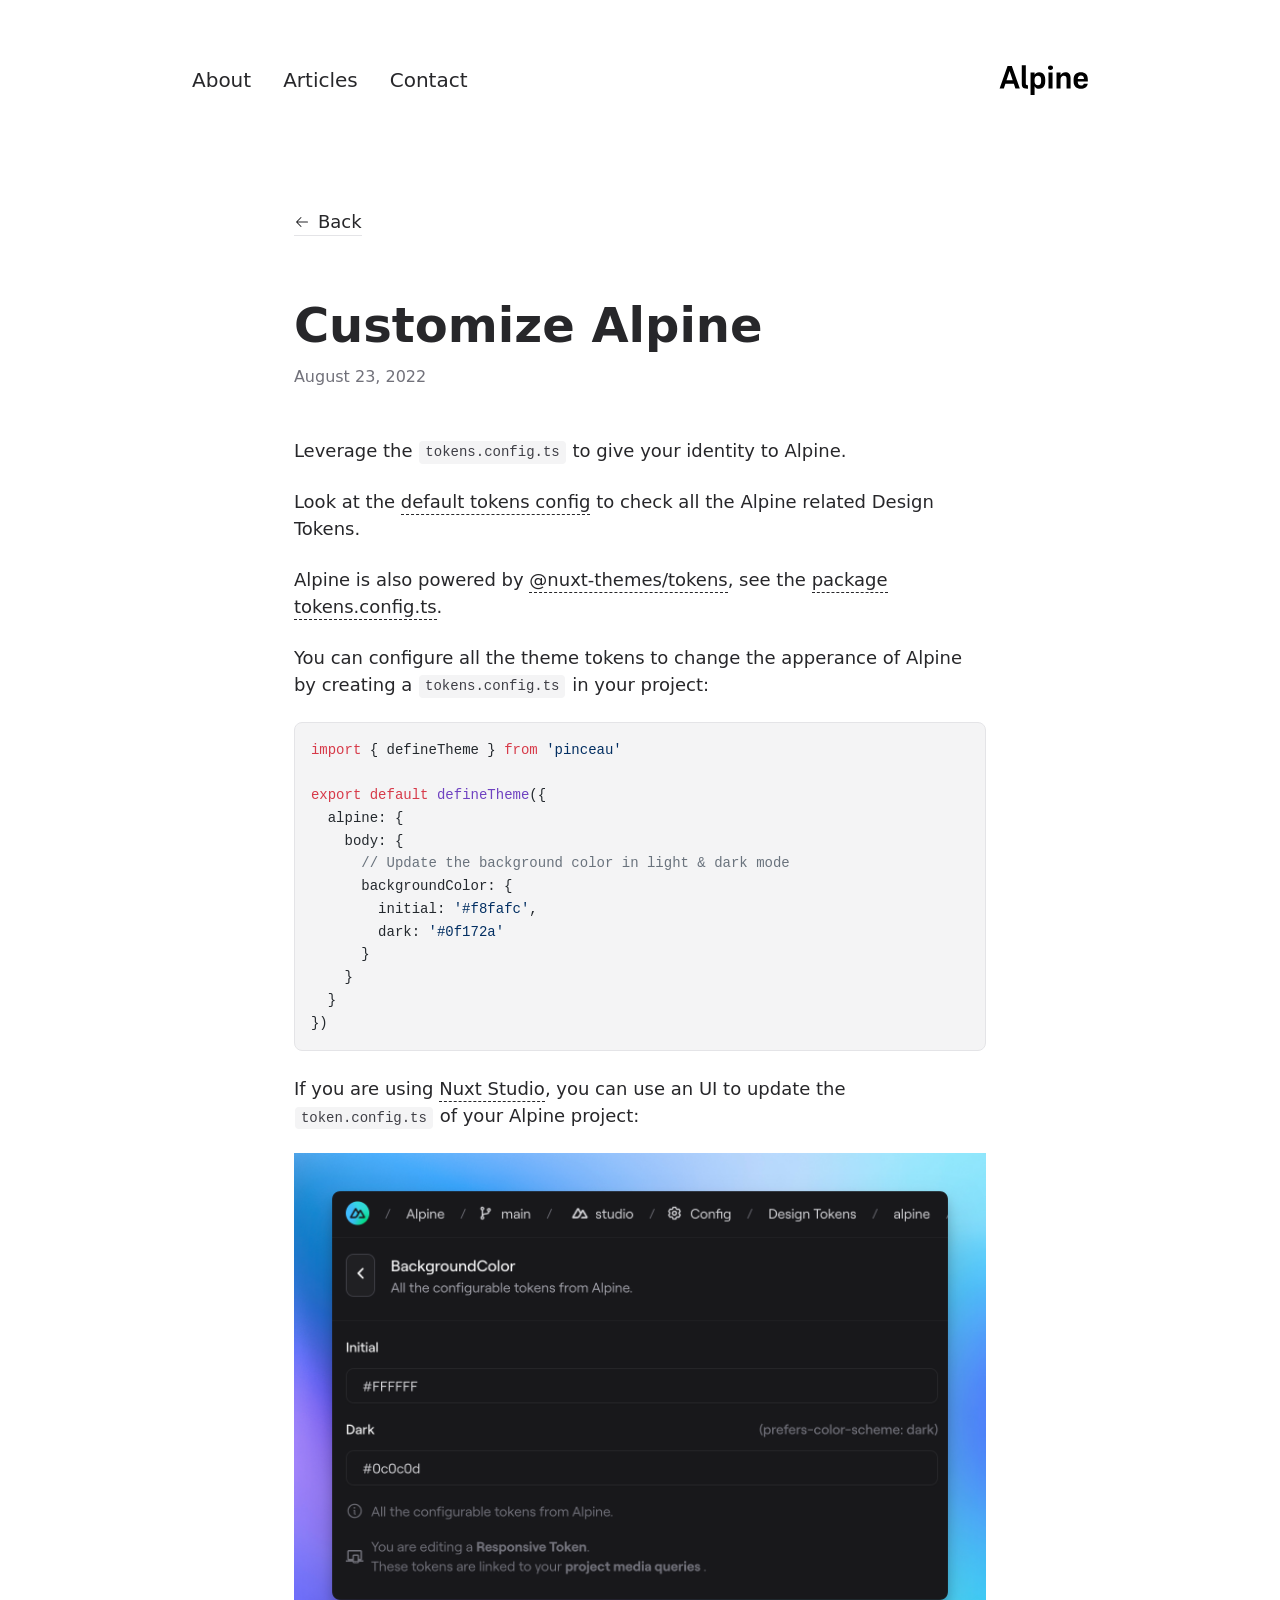
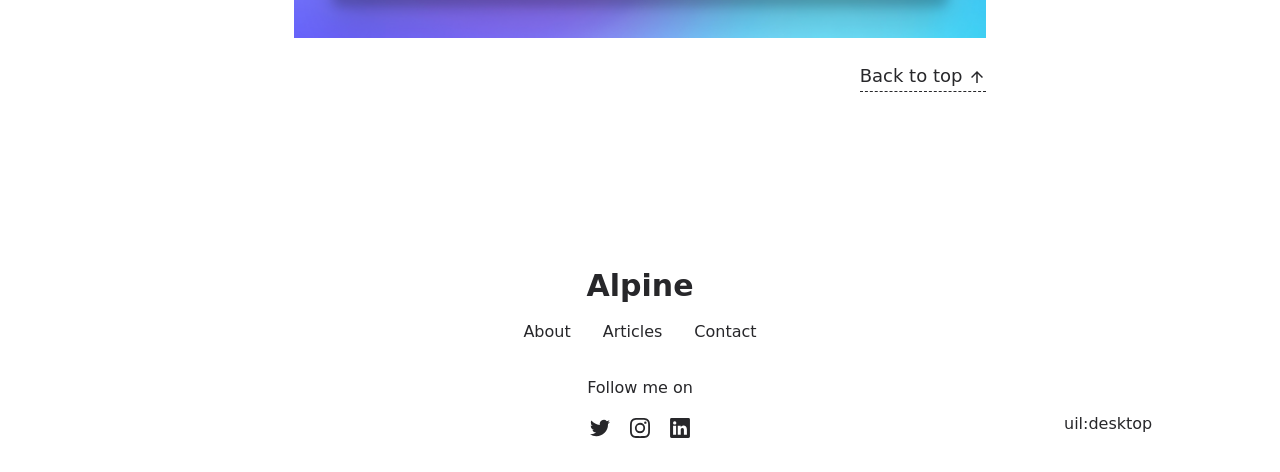
<file: articles/design-tokens/index.html>
<!DOCTYPE html>
<html  lang="en">
<head><meta charset="utf-8">
<meta name="viewport" content="width=device-width, initial-scale=1">
<title>Customize Alpine</title>
<meta name="twitter:card" content="summary_large_image">
<meta property="og:image:width" content="400">
<meta property="og:image:height" content="300">
<meta property="og:image:alt" content="An image showcasing my project.">
<meta property="og:title" content="Customize Alpine">
<meta name="description" content="Leverage the tokens.config.ts to give your identity to Alpine.">
<meta property="og:description" content="Leverage the tokens.config.ts to give your identity to Alpine.">
<meta property="og:image" content="/articles/design-tokens.webp">
<link rel="preload" as="fetch" crossorigin="anonymous" href="/articles/design-tokens/_payload.json">
<link rel="stylesheet" href="/_nuxt/entry.1e890cc0.css">
<link rel="stylesheet" href="/_nuxt/DocumentDrivenNotFound.f5670325.css">
<link rel="stylesheet" href="/_nuxt/article.48a712b4.css">
<link rel="stylesheet" href="/_nuxt/ProseA.baee409d.css">
<link rel="stylesheet" href="/_nuxt/ProseH1.6d63403c.css">
<link rel="stylesheet" href="/_nuxt/ProseP.b99f89cd.css">
<link rel="stylesheet" href="/_nuxt/ProseCodeInline.873c7ac7.css">
<link rel="stylesheet" href="/_nuxt/ProsePre.e63e49c6.css">
<link rel="stylesheet" href="/_nuxt/ProseCode.585625f1.css">
<link rel="stylesheet" href="/_nuxt/ProseImg.eeea4224.css">
<link rel="modulepreload" as="script" crossorigin href="/_nuxt/entry.67f90318.js">
<link rel="modulepreload" as="script" crossorigin href="/_nuxt/NuxtImg.e046616a.js">
<link rel="modulepreload" as="script" crossorigin href="/_nuxt/document-driven.d1c44ab8.js">
<link rel="modulepreload" as="script" crossorigin href="/_nuxt/DocumentDrivenEmpty.8c22261b.js">
<link rel="modulepreload" as="script" crossorigin href="/_nuxt/ContentRenderer.bdbeb4c4.js">
<link rel="modulepreload" as="script" crossorigin href="/_nuxt/ContentRendererMarkdown.vue.efae17f0.js">
<link rel="modulepreload" as="script" crossorigin href="/_nuxt/DocumentDrivenNotFound.2866e956.js">
<link rel="modulepreload" as="script" crossorigin href="/_nuxt/article.ad06054e.js">
<link rel="modulepreload" as="script" crossorigin href="/_nuxt/ProseA.9a2cef58.js">
<link rel="modulepreload" as="script" crossorigin href="/_nuxt/date.824a539b.js">
<link rel="modulepreload" as="script" crossorigin href="/_nuxt/ContentRendererMarkdown.e5d822a4.js">
<link rel="modulepreload" as="script" crossorigin href="/_nuxt/ProseH1.42a91bc4.js">
<link rel="modulepreload" as="script" crossorigin href="/_nuxt/ProseP.69488843.js">
<link rel="modulepreload" as="script" crossorigin href="/_nuxt/ProseCodeInline.746d4ae6.js">
<link rel="modulepreload" as="script" crossorigin href="/_nuxt/ProsePre.3688a767.js">
<link rel="modulepreload" as="script" crossorigin href="/_nuxt/ProseCode.cb3ce66e.js">
<link rel="modulepreload" as="script" crossorigin href="/_nuxt/ProseImg.d4e77e91.js">
<link rel="prefetch" as="script" crossorigin href="/_nuxt/default.c4cbc823.js">
<link rel="prefetch" as="script" crossorigin href="/_nuxt/page.d54fb820.js">
<link rel="prefetch" as="script" crossorigin href="/_nuxt/client-db.fe9b9498.js">
<link rel="prefetch" as="script" crossorigin href="/_nuxt/debug.d6771d18.js">
<link rel="prefetch" as="style" href="/_nuxt/useStudio.e78b9f8e.css">
<link rel="prefetch" as="script" crossorigin href="/_nuxt/useStudio.bc5e2376.js">
<link rel="prefetch" as="style" href="/_nuxt/error-404.7910d5ca.css">
<link rel="prefetch" as="script" crossorigin href="/_nuxt/error-404.fc2cbe5f.js">
<link rel="prefetch" as="style" href="/_nuxt/error-500.1db01289.css">
<link rel="prefetch" as="script" crossorigin href="/_nuxt/error-500.343d287d.js">
<script type="module" src="/_nuxt/entry.67f90318.js" crossorigin></script><style id="pinceau-runtime-hydratable">@media{.phy[--]{--puid:_ej2nC-v;}.pv-i6UD5o{max-width:var(--elements-container-maxWidth);padding-left:var(--elements-container-padding-mobile);padding-right:var(--elements-container-padding-mobile);}@media (min-width: 475px){.pv-i6UD5o{padding-left:var(--elements-container-padding-xs);padding-right:var(--elements-container-padding-xs);}}@media (min-width: 640px){.pv-i6UD5o{padding-left:var(--elements-container-padding-sm);padding-right:var(--elements-container-padding-sm);}}@media (min-width: 768px){.pv-i6UD5o{padding-left:var(--elements-container-padding-md);padding-right:var(--elements-container-padding-md);}}} </style><style id="pinceau-theme">@media { :root {--pinceau-mq: initial; --alpine-readableLine: 68ch;--alpine-backdrop-backgroundColor: #f4f4f5b3;--prose-code-inline-padding: 0.2rem 0.375rem 0.2rem 0.375rem;--prose-code-block-backdropFilter: contrast(1);--prose-code-block-border-style: solid;--prose-code-block-border-width: 1px;--prose-tbody-tr-borderBottom-style: dashed;--prose-tbody-tr-borderBottom-width: 1px;--prose-th-textAlign: inherit;--prose-thead-borderBottom-style: solid;--prose-thead-borderBottom-width: 1px;--prose-thead-border-style: solid;--prose-thead-border-width: 0px;--prose-table-textAlign: start;--prose-hr-width: 1px;--prose-hr-style: solid;--prose-li-listStylePosition: outside;--prose-ol-li-markerColor: currentColor;--prose-ol-paddingInlineStart: 21px;--prose-ol-listStyleType: decimal;--prose-ul-li-markerColor: currentColor;--prose-ul-paddingInlineStart: 21px;--prose-ul-listStyleType: disc;--prose-blockquote-border-style: solid;--prose-blockquote-border-width: 4px;--prose-blockquote-quotes: '201C' '201D' '2018' '2019';--prose-blockquote-paddingInlineStart: 24px;--prose-a-code-color-hover: currentColor;--prose-a-code-color-static: currentColor;--prose-a-hasCode-borderBottom: none;--prose-a-border-distance: 2px;--prose-a-border-color-hover: currentColor;--prose-a-border-color-static: currentColor;--prose-a-border-style-hover: solid;--prose-a-border-style-static: dashed;--prose-a-border-width: 1px;--prose-a-color-static: inherit;--prose-a-textDecoration: none;--prose-h6-margin: 3rem 0 2rem;--prose-h5-margin: 3rem 0 2rem;--prose-h4-margin: 3rem 0 2rem;--prose-h3-margin: 3rem 0 2rem;--prose-h2-margin: 3rem 0 2rem;--prose-h1-margin: 0 0 2rem;--prose-p-fontSize: 18px;--typography-lead-loose: 2;--typography-lead-relaxed: 1.625;--typography-lead-normal: 1.5;--typography-lead-snug: 1.375;--typography-lead-tight: 1.25;--typography-lead-none: 1;--typography-lead-10: 2.5rem;--typography-lead-9: 2.25rem;--typography-lead-8: 2rem;--typography-lead-7: 1.75rem;--typography-lead-6: 1.5rem;--typography-lead-5: 1.25rem;--typography-lead-4: 1rem;--typography-lead-3: .75rem;--typography-lead-2: .5rem;--typography-lead-1: .025rem;--typography-fontWeight-black: 900;--typography-fontWeight-extrabold: 800;--typography-fontWeight-bold: 700;--typography-fontWeight-semibold: 600;--typography-fontWeight-medium: 500;--typography-fontWeight-normal: 400;--typography-fontWeight-light: 300;--typography-fontWeight-extralight: 200;--typography-fontWeight-thin: 100;--typography-fontSize-9xl: 128px;--typography-fontSize-8xl: 96px;--typography-fontSize-7xl: 72px;--typography-fontSize-6xl: 60px;--typography-fontSize-5xl: 48px;--typography-fontSize-4xl: 36px;--typography-fontSize-3xl: 30px;--typography-fontSize-2xl: 24px;--typography-fontSize-xl: 20px;--typography-fontSize-lg: 18px;--typography-fontSize-base: 16px;--typography-fontSize-sm: 14px;--typography-fontSize-xs: 12px;--typography-letterSpacing-wide: 0.025em;--typography-letterSpacing-tight: -0.025em;--typography-verticalMargin-base: 24px;--typography-verticalMargin-sm: 16px;--elements-border-secondary-hover: [object Object];--elements-backdrop-background: #fffc;--elements-backdrop-filter: saturate(200%) blur(20px);--elements-container-maxWidth: 64rem;--lead-loose: 2;--lead-relaxed: 1.625;--lead-normal: 1.5;--lead-snug: 1.375;--lead-tight: 1.25;--lead-none: 1;--lead-10: 2.5rem;--lead-9: 2.25rem;--lead-8: 2rem;--lead-7: 1.75rem;--lead-6: 1.5rem;--lead-5: 1.25rem;--lead-4: 1rem;--lead-3: .75rem;--lead-2: .5rem;--lead-1: .025rem;--letterSpacing-widest: 0.1em;--letterSpacing-wider: 0.05em;--letterSpacing-wide: 0.025em;--letterSpacing-normal: 0em;--letterSpacing-tight: -0.025em;--letterSpacing-tighter: -0.05em;--fontSize-9xl: 8rem;--fontSize-8xl: 6rem;--fontSize-7xl: 4.5rem;--fontSize-6xl: 3.75rem;--fontSize-5xl: 3rem;--fontSize-4xl: 2.25rem;--fontSize-3xl: 1.875rem;--fontSize-2xl: 1.5rem;--fontSize-xl: 1.25rem;--fontSize-lg: 1.125rem;--fontSize-base: 1rem;--fontSize-sm: 0.875rem;--fontSize-xs: 0.75rem;--fontWeight-black: 900;--fontWeight-extrabold: 800;--fontWeight-bold: 700;--fontWeight-semibold: 600;--fontWeight-medium: 500;--fontWeight-normal: 400;--fontWeight-light: 300;--fontWeight-extralight: 200;--fontWeight-thin: 100;--font-mono: ui-monospace, SFMono-Regular, Menlo, Monaco, Consolas, Liberation Mono, Courier New, monospace;--font-serif: ui-serif, Georgia, Cambria, Times New Roman, Times, serif;--font-sans: ui-sans-serif, system-ui, -apple-system, BlinkMacSystemFont, Segoe UI, Roboto, Helvetica Neue, Arial, Noto Sans, sans-serif, Apple Color Emoji, Segoe UI Emoji, Segoe UI Symbol, Noto Color Emoji;--opacity-total: 1;--opacity-high: 0.8;--opacity-medium: 0.5;--opacity-soft: 0.3;--opacity-light: 0.15;--opacity-bright: 0.1;--opacity-noOpacity: 0;--borderWidth-lg: 3px;--borderWidth-md: 2px;--borderWidth-sm: 1px;--borderWidth-noBorder: 0;--space-rem-875: 0.875rem;--space-rem-625: 0.625rem;--space-rem-375: 0.375rem;--space-rem-125: 0.125rem;--space-px: 1px;--space-128: 32rem;--space-96: 24rem;--space-80: 20rem;--space-72: 18rem;--space-64: 16rem;--space-60: 15rem;--space-56: 14rem;--space-52: 13rem;--space-48: 12rem;--space-44: 11rem;--space-40: 10rem;--space-36: 9rem;--space-32: 8rem;--space-28: 7rem;--space-24: 6rem;--space-20: 5rem;--space-16: 4rem;--space-14: 3.5rem;--space-12: 3rem;--space-11: 2.75rem;--space-10: 2.5rem;--space-9: 2.25rem;--space-8: 2rem;--space-7: 1.75rem;--space-6: 1.5rem;--space-5: 1.25rem;--space-4: 1rem;--space-3: 0.75rem;--space-2: 0.5rem;--space-1: 0.25rem;--space-0: 0px;--size-full: 100%;--size-7xl: 80rem;--size-6xl: 72rem;--size-5xl: 64rem;--size-4xl: 56rem;--size-3xl: 48rem;--size-2xl: 42rem;--size-xl: 36rem;--size-lg: 32rem;--size-md: 28rem;--size-sm: 24rem;--size-xs: 20rem;--size-200: 200px;--size-104: 104px;--size-80: 80px;--size-64: 64px;--size-56: 56px;--size-48: 48px;--size-40: 40px;--size-32: 32px;--size-24: 24px;--size-20: 20px;--size-16: 16px;--size-12: 12px;--size-8: 8px;--size-6: 6px;--size-4: 4px;--size-2: 2px;--size-0: 0px;--radii-full: 9999px;--radii-3xl: 1.75rem;--radii-2xl: 1.5rem;--radii-xl: 1rem;--radii-lg: 0.75rem;--radii-md: 0.5rem;--radii-sm: 0.375rem;--radii-xs: 0.25rem;--radii-2xs: 0.125rem;--radii-none: 0px;--shadow-none: 0px 0px 0px 0px transparent;--shadow-lg: 0px 10px 15px -3px #000000, 0px 4px 6px -4px #000000;--shadow-md: 0px 4px 6px -1px #000000, 0px 2px 4px -2px #000000;--shadow-sm: 0px 1px 3px 0px #000000, 0px 1px 2px -1px #000000;--shadow-xs: 0px 1px 2px 0px #000000;--height-screen: 100vh;--width-screen: 100vw;--color-primary-900: #002e38;--color-primary-800: #005c70;--color-primary-700: #008aa9;--color-primary-600: #00b9e1;--color-primary-500: #1ad6ff;--color-primary-400: #40ddff;--color-primary-300: #66e4ff;--color-primary-200: #8deaff;--color-primary-100: #b3f1ff;--color-primary-50: #d9f8ff;--color-ruby-900: #380011;--color-ruby-800: #700021;--color-ruby-700: #a90032;--color-ruby-600: #e10043;--color-ruby-500: #ff1a5e;--color-ruby-400: #ff4079;--color-ruby-300: #ff6694;--color-ruby-200: #ff8dae;--color-ruby-100: #ffb3c9;--color-ruby-50: #ffd9e4;--color-pink-900: #380025;--color-pink-800: #70004b;--color-pink-700: #a90070;--color-pink-600: #e10095;--color-pink-500: #ff1ab2;--color-pink-400: #ff40bf;--color-pink-300: #ff66cc;--color-pink-200: #ff8dd8;--color-pink-100: #ffb3e5;--color-pink-50: #ffd9f2;--color-purple-900: #190038;--color-purple-800: #330070;--color-purple-700: #4c00a9;--color-purple-600: #6500e1;--color-purple-500: #811aff;--color-purple-400: #9640ff;--color-purple-300: #ab66ff;--color-purple-200: #c08dff;--color-purple-100: #d5b3ff;--color-purple-50: #ead9ff;--color-royalblue-900: #0b0531;--color-royalblue-800: #160a62;--color-royalblue-700: #211093;--color-royalblue-600: #2c15c4;--color-royalblue-500: #4127e8;--color-royalblue-400: #614bec;--color-royalblue-300: #806ff0;--color-royalblue-200: #a093f3;--color-royalblue-100: #c0b7f7;--color-royalblue-50: #dfdbfb;--color-indigoblue-900: #001238;--color-indigoblue-800: #002370;--color-indigoblue-700: #0035a9;--color-indigoblue-600: #0047e1;--color-indigoblue-500: #1a62ff;--color-indigoblue-400: #407cff;--color-indigoblue-300: #6696ff;--color-indigoblue-200: #8db0ff;--color-indigoblue-100: #b3cbff;--color-indigoblue-50: #d9e5ff;--color-blue-900: #002438;--color-blue-800: #004870;--color-blue-700: #006ca9;--color-blue-600: #0090e1;--color-blue-500: #1aadff;--color-blue-400: #40bbff;--color-blue-300: #66c8ff;--color-blue-200: #8dd6ff;--color-blue-100: #b3e4ff;--color-blue-50: #d9f1ff;--color-lightblue-900: #002e38;--color-lightblue-800: #005c70;--color-lightblue-700: #008aa9;--color-lightblue-600: #00b9e1;--color-lightblue-500: #1ad6ff;--color-lightblue-400: #40ddff;--color-lightblue-300: #66e4ff;--color-lightblue-200: #8deaff;--color-lightblue-100: #b3f1ff;--color-lightblue-50: #d9f8ff;--color-teal-900: #062a28;--color-teal-800: #0b544f;--color-teal-700: #117d77;--color-teal-600: #16a79e;--color-teal-500: #1cd1c6;--color-teal-400: #36e4da;--color-teal-300: #5fe9e1;--color-teal-200: #87efe9;--color-teal-100: #aff4f0;--color-teal-50: #d7faf8;--color-pear-900: #2a2b09;--color-pear-800: #545512;--color-pear-700: #7e801b;--color-pear-600: #a8aa24;--color-pear-500: #d0d32f;--color-pear-400: #d8da52;--color-pear-300: #e0e274;--color-pear-200: #e8e997;--color-pear-100: #eff0ba;--color-pear-50: #f7f8dc;--color-red-900: #380300;--color-red-800: #700700;--color-red-700: #a90a00;--color-red-600: #e10e00;--color-red-500: #ff281a;--color-red-400: #ff4c40;--color-red-300: #ff7066;--color-red-200: #ff948d;--color-red-100: #ffb7b3;--color-red-50: #ffdbd9;--color-orange-900: #381800;--color-orange-800: #702f00;--color-orange-700: #a94700;--color-orange-600: #e15e00;--color-orange-500: #ff7a1a;--color-orange-400: #ff9040;--color-orange-300: #ffa666;--color-orange-200: #ffbd8d;--color-orange-100: #ffd3b3;--color-orange-50: #ffe9d9;--color-yellow-900: #362b03;--color-yellow-800: #6d5605;--color-yellow-700: #a38108;--color-yellow-600: #daac0a;--color-yellow-500: #f5c828;--color-yellow-400: #f7d14c;--color-yellow-300: #f8da70;--color-yellow-200: #fae393;--color-yellow-100: #fcedb7;--color-yellow-50: #fdf6db;--color-green-900: #003f25;--color-green-800: #005e38;--color-green-700: #007e4a;--color-green-600: #009d5d;--color-green-500: #00bd6f;--color-green-400: #00dc82;--color-green-300: #30ffaa;--color-green-200: #83ffcc;--color-green-100: #acffdd;--color-green-50: #d6ffee;--color-gray-900: #18181B;--color-gray-800: #27272A;--color-gray-700: #3f3f46;--color-gray-600: #52525B;--color-gray-500: #71717A;--color-gray-400: #a1a1aa;--color-gray-300: #D4d4d8;--color-gray-200: #e4e4e7;--color-gray-100: #f4f4f5;--color-gray-50: #fafafa;--color-black: #0c0c0d;--color-white: #FFFFFF;--media-portrait: only screen and (orientation: portrait);--media-landscape: only screen and (orientation: landscape);--media-rm: (prefers-reduced-motion: reduce);--media-2xl: (min-width: 1536px);--media-xl: (min-width: 1280px);--media-lg: (min-width: 1024px);--media-md: (min-width: 768px);--media-sm: (min-width: 640px);--media-xs: (min-width: 475px);--alpine-body-color: var(--color-gray-800);--alpine-body-backgroundColor: var(--color-white);--prose-code-inline-fontWeight: var(--typography-fontWeight-normal);--prose-code-inline-fontSize: var(--typography-fontSize-sm);--prose-code-inline-borderRadius: var(--radii-xs);--prose-code-block-pre-padding: var(--typography-verticalMargin-sm);--prose-code-block-margin: var(--typography-verticalMargin-base) 0;--prose-code-block-fontSize: var(--typography-fontSize-sm);--prose-tbody-code-inline-fontSize: var(--typography-fontSize-sm);--prose-tbody-td-padding: var(--typography-verticalMargin-sm);--prose-th-fontWeight: var(--typography-fontWeight-semibold);--prose-th-padding: 0 var(--typography-verticalMargin-sm) var(--typography-verticalMargin-sm) var(--typography-verticalMargin-sm);--prose-table-lineHeight: var(--typography-lead-6);--prose-table-fontSize: var(--typography-fontSize-sm);--prose-table-margin: var(--typography-verticalMargin-base) 0;--prose-hr-margin: var(--typography-verticalMargin-base) 0;--prose-li-margin: var(--typography-verticalMargin-sm) 0;--prose-ol-margin: var(--typography-verticalMargin-base) 0;--prose-ul-margin: var(--typography-verticalMargin-base) 0;--prose-blockquote-margin: var(--typography-verticalMargin-base) 0;--prose-a-code-border-style: var(--prose-a-border-style-static);--prose-a-code-border-width: var(--prose-a-border-width);--prose-a-fontWeight: var(--typography-fontWeight-medium);--prose-img-margin: var(--typography-verticalMargin-base) 0;--prose-strong-fontWeight: var(--typography-fontWeight-semibold);--prose-h6-iconSize: var(--typography-fontSize-base);--prose-h6-fontWeight: var(--typography-fontWeight-semibold);--prose-h6-lineHeight: var(--typography-lead-normal);--prose-h6-fontSize: var(--typography-fontSize-lg);--prose-h5-iconSize: var(--typography-fontSize-lg);--prose-h5-fontWeight: var(--typography-fontWeight-semibold);--prose-h5-lineHeight: var(--typography-lead-snug);--prose-h5-fontSize: var(--typography-fontSize-xl);--prose-h4-iconSize: var(--typography-fontSize-lg);--prose-h4-letterSpacing: var(--typography-letterSpacing-tight);--prose-h4-fontWeight: var(--typography-fontWeight-semibold);--prose-h4-lineHeight: var(--typography-lead-snug);--prose-h4-fontSize: var(--typography-fontSize-2xl);--prose-h3-iconSize: var(--typography-fontSize-xl);--prose-h3-letterSpacing: var(--typography-letterSpacing-tight);--prose-h3-fontWeight: var(--typography-fontWeight-semibold);--prose-h3-lineHeight: var(--typography-lead-snug);--prose-h3-fontSize: var(--typography-fontSize-3xl);--prose-h2-iconSize: var(--typography-fontSize-2xl);--prose-h2-letterSpacing: var(--typography-letterSpacing-tight);--prose-h2-fontWeight: var(--typography-fontWeight-semibold);--prose-h2-lineHeight: var(--typography-lead-tight);--prose-h2-fontSize: var(--typography-fontSize-4xl);--prose-h1-iconSize: var(--typography-fontSize-3xl);--prose-h1-letterSpacing: var(--typography-letterSpacing-tight);--prose-h1-fontWeight: var(--typography-fontWeight-bold);--prose-h1-lineHeight: var(--typography-lead-tight);--prose-h1-fontSize: var(--typography-fontSize-5xl);--prose-p-br-margin: var(--typography-verticalMargin-base) 0 0 0;--prose-p-margin: var(--typography-verticalMargin-base) 0;--prose-p-lineHeight: var(--typography-lead-normal);--typography-color-primary-900: var(--color-primary-900);--typography-color-primary-800: var(--color-primary-800);--typography-color-primary-700: var(--color-primary-700);--typography-color-primary-600: var(--color-primary-600);--typography-color-primary-500: var(--color-primary-500);--typography-color-primary-400: var(--color-primary-400);--typography-color-primary-300: var(--color-primary-300);--typography-color-primary-200: var(--color-primary-200);--typography-color-primary-100: var(--color-primary-100);--typography-color-primary-50: var(--color-primary-50);--typography-font-code: var(--font-mono);--typography-font-body: var(--font-sans);--typography-font-display: var(--font-sans);--typography-body-backgroundColor: var(--color-white);--typography-body-color: var(--color-black);--elements-state-danger-borderColor-secondary: var(--color-red-200);--elements-state-danger-borderColor-primary: var(--color-red-100);--elements-state-danger-backgroundColor-secondary: var(--color-red-100);--elements-state-danger-backgroundColor-primary: var(--color-red-50);--elements-state-danger-color-secondary: var(--color-red-600);--elements-state-danger-color-primary: var(--color-red-500);--elements-state-warning-borderColor-secondary: var(--color-yellow-200);--elements-state-warning-borderColor-primary: var(--color-yellow-100);--elements-state-warning-backgroundColor-secondary: var(--color-yellow-100);--elements-state-warning-backgroundColor-primary: var(--color-yellow-50);--elements-state-warning-color-secondary: var(--color-yellow-700);--elements-state-warning-color-primary: var(--color-yellow-600);--elements-state-success-borderColor-secondary: var(--color-green-200);--elements-state-success-borderColor-primary: var(--color-green-100);--elements-state-success-backgroundColor-secondary: var(--color-green-100);--elements-state-success-backgroundColor-primary: var(--color-green-50);--elements-state-success-color-secondary: var(--color-green-600);--elements-state-success-color-primary: var(--color-green-500);--elements-state-info-borderColor-secondary: var(--color-blue-200);--elements-state-info-borderColor-primary: var(--color-blue-100);--elements-state-info-backgroundColor-secondary: var(--color-blue-100);--elements-state-info-backgroundColor-primary: var(--color-blue-50);--elements-state-info-color-secondary: var(--color-blue-600);--elements-state-info-color-primary: var(--color-blue-500);--elements-state-primary-borderColor-secondary: var(--color-primary-200);--elements-state-primary-borderColor-primary: var(--color-primary-100);--elements-state-primary-backgroundColor-secondary: var(--color-primary-100);--elements-state-primary-backgroundColor-primary: var(--color-primary-50);--elements-state-primary-color-secondary: var(--color-primary-700);--elements-state-primary-color-primary: var(--color-primary-600);--elements-surface-secondary-backgroundColor: var(--color-gray-200);--elements-surface-primary-backgroundColor: var(--color-gray-100);--elements-surface-background-base: var(--color-gray-100);--elements-border-secondary-static: var(--color-gray-200);--elements-border-primary-hover: var(--color-gray-200);--elements-border-primary-static: var(--color-gray-100);--elements-container-padding-md: var(--space-16);--elements-container-padding-sm: var(--space-12);--elements-container-padding-xs: var(--space-8);--elements-container-padding-mobile: var(--space-6);--elements-text-secondary-color-hover: var(--color-gray-700);--elements-text-secondary-color-static: var(--color-gray-500);--elements-text-primary-color-static: var(--color-gray-900);--text-6xl-lineHeight: var(--lead-none);--text-6xl-fontSize: var(--fontSize-6xl);--text-5xl-lineHeight: var(--lead-none);--text-5xl-fontSize: var(--fontSize-5xl);--text-4xl-lineHeight: var(--lead-10);--text-4xl-fontSize: var(--fontSize-4xl);--text-3xl-lineHeight: var(--lead-9);--text-3xl-fontSize: var(--fontSize-3xl);--text-2xl-lineHeight: var(--lead-8);--text-2xl-fontSize: var(--fontSize-2xl);--text-xl-lineHeight: var(--lead-7);--text-xl-fontSize: var(--fontSize-xl);--text-lg-lineHeight: var(--lead-7);--text-lg-fontSize: var(--fontSize-lg);--text-base-lineHeight: var(--lead-6);--text-base-fontSize: var(--fontSize-base);--text-sm-lineHeight: var(--lead-5);--text-sm-fontSize: var(--fontSize-sm);--text-xs-lineHeight: var(--lead-4);--text-xs-fontSize: var(--fontSize-xs);--shadow-2xl: 0px 25px 50px -12px var(--color-gray-900);--shadow-xl: 0px 20px 25px -5px var(--color-gray-400), 0px 8px 10px -6px #000000;--color-secondary-900: var(--color-gray-900);--color-secondary-800: var(--color-gray-800);--color-secondary-700: var(--color-gray-700);--color-secondary-600: var(--color-gray-600);--color-secondary-500: var(--color-gray-500);--color-secondary-400: var(--color-gray-400);--color-secondary-300: var(--color-gray-300);--color-secondary-200: var(--color-gray-200);--color-secondary-100: var(--color-gray-100);--color-secondary-50: var(--color-gray-50);--prose-a-code-background-hover: var(--typography-color-primary-50);--prose-a-code-border-color-hover: var(--typography-color-primary-500);--prose-a-color-hover: var(--typography-color-primary-500);--typography-color-secondary-900: var(--color-secondary-900);--typography-color-secondary-800: var(--color-secondary-800);--typography-color-secondary-700: var(--color-secondary-700);--typography-color-secondary-600: var(--color-secondary-600);--typography-color-secondary-500: var(--color-secondary-500);--typography-color-secondary-400: var(--color-secondary-400);--typography-color-secondary-300: var(--color-secondary-300);--typography-color-secondary-200: var(--color-secondary-200);--typography-color-secondary-100: var(--color-secondary-100);--typography-color-secondary-50: var(--color-secondary-50);--prose-code-inline-backgroundColor: var(--typography-color-secondary-100);--prose-code-inline-color: var(--typography-color-secondary-700);--prose-code-block-backgroundColor: var(--typography-color-secondary-100);--prose-code-block-color: var(--typography-color-secondary-700);--prose-code-block-border-color: var(--typography-color-secondary-200);--prose-tbody-tr-borderBottom-color: var(--typography-color-secondary-200);--prose-th-color: var(--typography-color-secondary-600);--prose-thead-borderBottom-color: var(--typography-color-secondary-200);--prose-thead-border-color: var(--typography-color-secondary-300);--prose-hr-color: var(--typography-color-secondary-200);--prose-blockquote-border-color: var(--typography-color-secondary-200);--prose-blockquote-color: var(--typography-color-secondary-500);--prose-a-code-border-color-static: var(--typography-color-secondary-400); } }@media { :root.dark {--pinceau-mq: dark; --alpine-backdrop-backgroundColor: #18181bb3;--prose-code-block-backdropFilter: contrast(1);--prose-ol-li-markerColor: currentColor;--prose-ul-li-markerColor: currentColor;--prose-a-code-color-hover: currentColor;--prose-a-code-color-static: currentColor;--prose-a-border-color-hover: currentColor;--prose-a-border-color-static: currentColor;--prose-a-color-static: inherit;--elements-backdrop-background: #0c0d0ccc;--alpine-body-color: var(--color-gray-200);--alpine-body-backgroundColor: var(--color-black);--typography-body-backgroundColor: var(--color-black);--typography-body-color: var(--color-white);--elements-state-danger-borderColor-secondary: var(--color-red-700);--elements-state-danger-borderColor-primary: var(--color-red-800);--elements-state-danger-backgroundColor-secondary: var(--color-red-800);--elements-state-danger-backgroundColor-primary: var(--color-red-900);--elements-state-danger-color-secondary: var(--color-red-200);--elements-state-danger-color-primary: var(--color-red-300);--elements-state-warning-borderColor-secondary: var(--color-yellow-700);--elements-state-warning-borderColor-primary: var(--color-yellow-800);--elements-state-warning-backgroundColor-secondary: var(--color-yellow-800);--elements-state-warning-backgroundColor-primary: var(--color-yellow-900);--elements-state-warning-color-secondary: var(--color-yellow-200);--elements-state-warning-color-primary: var(--color-yellow-400);--elements-state-success-borderColor-secondary: var(--color-green-700);--elements-state-success-borderColor-primary: var(--color-green-800);--elements-state-success-backgroundColor-secondary: var(--color-green-800);--elements-state-success-backgroundColor-primary: var(--color-green-900);--elements-state-success-color-secondary: var(--color-green-200);--elements-state-success-color-primary: var(--color-green-400);--elements-state-info-borderColor-secondary: var(--color-blue-700);--elements-state-info-borderColor-primary: var(--color-blue-800);--elements-state-info-backgroundColor-secondary: var(--color-blue-800);--elements-state-info-backgroundColor-primary: var(--color-blue-900);--elements-state-info-color-secondary: var(--color-blue-200);--elements-state-info-color-primary: var(--color-blue-400);--elements-state-primary-borderColor-secondary: var(--color-primary-700);--elements-state-primary-borderColor-primary: var(--color-primary-800);--elements-state-primary-backgroundColor-secondary: var(--color-primary-800);--elements-state-primary-backgroundColor-primary: var(--color-primary-900);--elements-state-primary-color-secondary: var(--color-primary-200);--elements-state-primary-color-primary: var(--color-primary-400);--elements-surface-secondary-backgroundColor: var(--color-gray-800);--elements-surface-primary-backgroundColor: var(--color-gray-900);--elements-surface-background-base: var(--color-gray-900);--elements-border-secondary-static: var(--color-gray-800);--elements-border-primary-hover: var(--color-gray-800);--elements-border-primary-static: var(--color-gray-900);--elements-text-secondary-color-hover: var(--color-gray-200);--elements-text-secondary-color-static: var(--color-gray-400);--elements-text-primary-color-static: var(--color-gray-50);--prose-a-code-background-hover: var(--typography-color-primary-900);--prose-a-code-border-color-hover: var(--typography-color-primary-600);--prose-a-color-hover: var(--typography-color-primary-400);--prose-code-inline-backgroundColor: var(--typography-color-secondary-800);--prose-code-inline-color: var(--typography-color-secondary-200);--prose-code-block-backgroundColor: var(--typography-color-secondary-900);--prose-code-block-color: var(--typography-color-secondary-200);--prose-code-block-border-color: var(--typography-color-secondary-800);--prose-tbody-tr-borderBottom-color: var(--typography-color-secondary-800);--prose-th-color: var(--typography-color-secondary-400);--prose-thead-borderBottom-color: var(--typography-color-secondary-800);--prose-thead-border-color: var(--typography-color-secondary-600);--prose-hr-color: var(--typography-color-secondary-800);--prose-blockquote-border-color: var(--typography-color-secondary-700);--prose-blockquote-color: var(--typography-color-secondary-400);--prose-a-code-border-color-static: var(--typography-color-secondary-600); } }</style><script>"use strict";(()=>{const a=window,e=document.documentElement,m=["dark","light"],c=window&&window.localStorage&&window.localStorage.getItem&&window.localStorage.getItem("nuxt-color-mode")||"system";let n=c==="system"?d():c;const l=e.getAttribute("data-color-mode-forced");l&&(n=l),i(n),a["__NUXT_COLOR_MODE__"]={preference:c,value:n,getColorScheme:d,addColorScheme:i,removeColorScheme:f};function i(o){const t=""+o+"",s="";e.classList?e.classList.add(t):e.className+=" "+t,s&&e.setAttribute("data-"+s,o)}function f(o){const t=""+o+"",s="";e.classList?e.classList.remove(t):e.className=e.className.replace(new RegExp(t,"g"),""),s&&e.removeAttribute("data-"+s)}function r(o){return a.matchMedia("(prefers-color-scheme"+o+")")}function d(){if(a.matchMedia&&r("").media!=="not all"){for(const o of m)if(r(":"+o).matches)return o}return"light"}})();
</script></head>
<body ><div id="__nuxt"><div class="container pv-i6UD5o pc-_ej2nC app-layout" data-v-dfb61b5f data-v-89ccd14e><!--[--><div class="nuxt-progress" style="width:0%;height:3px;opacity:0;background-size:Infinity% auto;" data-v-dfb61b5f></div><header class="right" data-v-dfb61b5f data-v-e970d863><div class="menu" data-v-e970d863><button aria-label="Navigation Menu" data-v-e970d863><svg width="24" height="24" viewBox="0 0 68 68" fill="currentColor" xmlns="http://www.w3.org/2000/svg" data-v-e970d863><path d="M8 34C8 32.1362 8 31.2044 8.30448 30.4693C8.71046 29.4892 9.48915 28.7105 10.4693 28.3045C11.2044 28 12.1362 28 14 28C15.8638 28 16.7956 28 17.5307 28.3045C18.5108 28.7105 19.2895 29.4892 19.6955 30.4693C20 31.2044 20 32.1362 20 34C20 35.8638 20 36.7956 19.6955 37.5307C19.2895 38.5108 18.5108 39.2895 17.5307 39.6955C16.7956 40 15.8638 40 14 40C12.1362 40 11.2044 40 10.4693 39.6955C9.48915 39.2895 8.71046 38.5108 8.30448 37.5307C8 36.7956 8 35.8638 8 34Z" data-v-e970d863></path><path d="M28 34C28 32.1362 28 31.2044 28.3045 30.4693C28.7105 29.4892 29.4892 28.7105 30.4693 28.3045C31.2044 28 32.1362 28 34 28C35.8638 28 36.7956 28 37.5307 28.3045C38.5108 28.7105 39.2895 29.4892 39.6955 30.4693C40 31.2044 40 32.1362 40 34C40 35.8638 40 36.7956 39.6955 37.5307C39.2895 38.5108 38.5108 39.2895 37.5307 39.6955C36.7956 40 35.8638 40 34 40C32.1362 40 31.2044 40 30.4693 39.6955C29.4892 39.2895 28.7105 38.5108 28.3045 37.5307C28 36.7956 28 35.8638 28 34Z" data-v-e970d863></path><path d="M48 34C48 32.1362 48 31.2044 48.3045 30.4693C48.7105 29.4892 49.4892 28.7105 50.4693 28.3045C51.2044 28 52.1362 28 54 28C55.8638 28 56.7956 28 57.5307 28.3045C58.5108 28.7105 59.2895 29.4892 59.6955 30.4693C60 31.2044 60 32.1362 60 34C60 35.8638 60 36.7956 59.6955 37.5307C59.2895 38.5108 58.5108 39.2895 57.5307 39.6955C56.7956 40 55.8638 40 54 40C52.1362 40 51.2044 40 50.4693 39.6955C49.4892 39.2895 48.7105 38.5108 48.3045 37.5307C48 36.7956 48 35.8638 48 34Z" data-v-e970d863></path></svg></button></div><div class="overlay" data-v-e970d863><nav data-v-e970d863 data-v-b1242ced><ul data-v-b1242ced><!--[--><li data-v-b1242ced><a href="/" class="" data-v-b1242ced><span class="underline-fx" data-v-b1242ced></span> About</a></li><li data-v-b1242ced><a href="/articles" class="" data-v-b1242ced><span class="underline-fx" data-v-b1242ced></span> Articles</a></li><li data-v-b1242ced><a href="/contact" class="" data-v-b1242ced><span class="underline-fx" data-v-b1242ced></span> Contact</a></li><!--]--></ul></nav></div><div class="logo" data-v-e970d863><a href="/" class="" data-v-e970d863><img src="/logo-dark.svg" class="dark-img" alt="alpine" width="89" height="31" data-v-e970d863><img src="/logo.svg" class="light-img" alt="alpine" width="89" height="31" data-v-e970d863></a></div><div class="main-nav" data-v-e970d863><nav data-v-e970d863 data-v-b1242ced><ul data-v-b1242ced><!--[--><li data-v-b1242ced><a href="/" class="" data-v-b1242ced><span class="underline-fx" data-v-b1242ced></span> About</a></li><li data-v-b1242ced><a href="/articles" class="" data-v-b1242ced><span class="underline-fx" data-v-b1242ced></span> Articles</a></li><li data-v-b1242ced><a href="/contact" class="" data-v-b1242ced><span class="underline-fx" data-v-b1242ced></span> Contact</a></li><!--]--></ul></nav></div></header><!--[--><div class="document-driven-page"><article data-v-28021b3f><a href="/articles" class="back" data-v-28021b3f><svg xmlns="http://www.w3.org/2000/svg" xmlns:xlink="http://www.w3.org/1999/xlink" aria-hidden="true" role="img" class="icon" data-v-28021b3f style="" width="1em" height="1em" viewBox="0 0 256 256" data-v-121c6e7d><path fill="currentColor" d="M224 128a8 8 0 0 1-8 8H59.31l58.35 58.34a8 8 0 0 1-11.32 11.32l-72-72a8 8 0 0 1 0-11.32l72-72a8 8 0 0 1 11.32 11.32L59.31 120H216a8 8 0 0 1 8 8"/></svg><span data-v-28021b3f> Back </span></a><header data-v-28021b3f><h1 class="title" data-v-28021b3f>Customize Alpine</h1><time datetime="2022-08-23T00:00:00.000Z" data-v-28021b3f>August 23, 2022</time></header><div class="prose" data-v-28021b3f><!--[--><div><h1 id="customize-alpine" data-v-a5759516><a aria-current="page" href="/articles/design-tokens#customize-alpine" class="router-link-active router-link-exact-active" data-v-a5759516><!--[-->Customize Alpine<!--]--><!----></a></h1><p data-v-63bfa697><!--[-->Leverage the <code class="" data-v-c81ed8f1><!--[-->tokens.config.ts<!--]--></code> to give your identity to Alpine.<!--]--></p><p data-v-63bfa697><!--[-->Look at the <a href="https://github.com/nuxt-themes/alpine/blob/main/tokens.config.ts" rel="nofollow" data-v-af1c0c3b><!--[-->default tokens config<!--]--></a> to check all the Alpine related Design Tokens.<!--]--></p><p data-v-63bfa697><!--[-->Alpine is also powered by <a href="https://www.npmjs.com/package/@nuxt-themes/tokens" rel="nofollow" data-v-af1c0c3b><!--[-->@nuxt-themes/tokens<!--]--></a>, see the <a href="https://unpkg.com/@nuxt-themes/tokens@latest/dist/tokens.config.ts" rel="nofollow" data-v-af1c0c3b><!--[-->package tokens.config.ts<!--]--></a>.<!--]--></p><p data-v-63bfa697><!--[-->You can configure all the theme tokens to change the apperance of Alpine by creating a <code class="" data-v-c81ed8f1><!--[-->tokens.config.ts<!--]--></code> in your project:<!--]--></p><div class="highlight-ts prose-code" meta data-v-bfc7416e><!----><!--[--><pre class="language-ts shiki shiki-themes github-light github-dark" style=""><!--[--><code><span class="line" line="1"><span style="--shiki-default:#D73A49;--shiki-dark:#F97583">import</span><span style="--shiki-default:#24292E;--shiki-dark:#E1E4E8"> { defineTheme } </span><span style="--shiki-default:#D73A49;--shiki-dark:#F97583">from</span><span style="--shiki-default:#032F62;--shiki-dark:#9ECBFF"> &#39;pinceau&#39;
</span></span><span class="line" line="2"><span emptylineplaceholder="true">
</span></span><span class="line" line="3"><span style="--shiki-default:#D73A49;--shiki-dark:#F97583">export</span><span style="--shiki-default:#D73A49;--shiki-dark:#F97583"> default</span><span style="--shiki-default:#6F42C1;--shiki-dark:#B392F0"> defineTheme</span><span style="--shiki-default:#24292E;--shiki-dark:#E1E4E8">({
</span></span><span class="line" line="4"><span style="--shiki-default:#24292E;--shiki-dark:#E1E4E8">  alpine: {
</span></span><span class="line" line="5"><span style="--shiki-default:#24292E;--shiki-dark:#E1E4E8">    body: {
</span></span><span class="line" line="6"><span style="--shiki-default:#6A737D;--shiki-dark:#6A737D">      // Update the background color in light &amp; dark mode
</span></span><span class="line" line="7"><span style="--shiki-default:#24292E;--shiki-dark:#E1E4E8">      backgroundColor: {
</span></span><span class="line" line="8"><span style="--shiki-default:#24292E;--shiki-dark:#E1E4E8">        initial: </span><span style="--shiki-default:#032F62;--shiki-dark:#9ECBFF">&#39;#f8fafc&#39;</span><span style="--shiki-default:#24292E;--shiki-dark:#E1E4E8">,
</span></span><span class="line" line="9"><span style="--shiki-default:#24292E;--shiki-dark:#E1E4E8">        dark: </span><span style="--shiki-default:#032F62;--shiki-dark:#9ECBFF">&#39;#0f172a&#39;
</span></span><span class="line" line="10"><span style="--shiki-default:#24292E;--shiki-dark:#E1E4E8">      }
</span></span><span class="line" line="11"><span style="--shiki-default:#24292E;--shiki-dark:#E1E4E8">    }
</span></span><span class="line" line="12"><span style="--shiki-default:#24292E;--shiki-dark:#E1E4E8">  }
</span></span><span class="line" line="13"><span style="--shiki-default:#24292E;--shiki-dark:#E1E4E8">})
</span></span></code><!--]--></pre><!--]--><button class="copy-button" data-v-bfc7416e data-v-75636234><span class="sr-only" data-v-75636234>Copy to clipboard</span><span class="icon-wrapper" data-v-75636234><svg xmlns="http://www.w3.org/2000/svg" xmlns:xlink="http://www.w3.org/1999/xlink" aria-hidden="true" role="img" class="icon" data-v-75636234 style="" width="18px" height="18px" viewBox="0 0 256 256" data-v-121c6e7d><path fill="currentColor" d="M216 32H88a8 8 0 0 0-8 8v40H40a8 8 0 0 0-8 8v128a8 8 0 0 0 8 8h128a8 8 0 0 0 8-8v-40h40a8 8 0 0 0 8-8V40a8 8 0 0 0-8-8m-56 176H48V96h112Zm48-48h-32V88a8 8 0 0 0-8-8H96V48h112Z"/></svg></span></button></div><p data-v-63bfa697><!--[-->If you are using <a href="https://nuxt.studio" rel="nofollow" data-v-af1c0c3b><!--[-->Nuxt Studio<!--]--></a>, you can use an UI to update the <code class="" data-v-c81ed8f1><!--[-->token.config.ts<!--]--></code> of your Alpine project:<!--]--></p><p data-v-63bfa697><!--[--><a href="https://nuxt.studio" rel="nofollow" data-v-af1c0c3b><!--[--><img src="/design-tokens-studio.png" alt="design-tokens-studio.png" data-v-e5a4106d><!--]--></a><!--]--></p><style>html.dark .shiki span {color: var(--shiki-dark);background: var(--shiki-dark-bg);font-style: var(--shiki-dark-font-style);font-weight: var(--shiki-dark-font-weight);text-decoration: var(--shiki-dark-text-decoration);}html .shiki span {color: var(--shiki-default);background: var(--shiki-default-bg);font-style: var(--shiki-default-font-style);font-weight: var(--shiki-default-font-weight);text-decoration: var(--shiki-default-text-decoration);}html .default .shiki span {color: var(--shiki-default);background: var(--shiki-default-bg);font-style: var(--shiki-default-font-style);font-weight: var(--shiki-default-font-weight);text-decoration: var(--shiki-default-text-decoration);}html .dark .shiki span {color: var(--shiki-dark);background: var(--shiki-dark-bg);font-style: var(--shiki-dark-font-style);font-weight: var(--shiki-dark-font-weight);text-decoration: var(--shiki-dark-text-decoration);}</style></div><!--]--><div class="back-to-top" data-v-28021b3f><a data-v-28021b3f data-v-af1c0c3b><!--[-->Back to top <svg xmlns="http://www.w3.org/2000/svg" xmlns:xlink="http://www.w3.org/1999/xlink" aria-hidden="true" role="img" class="icon" data-v-28021b3f style="" width="1em" height="1em" viewBox="0 0 24 24" data-v-121c6e7d><path fill="currentColor" d="M11 20V7.825l-5.6 5.6L4 12l8-8l8 8l-1.4 1.425l-5.6-5.6V20z"/></svg><!--]--></a></div></div></article></div><!--]--><footer class="center" data-v-dfb61b5f data-v-9902e267><a href="https://www.github.com/nuxt-themes/alpine" rel="noopener noreferrer" class="credits" data-v-9902e267>Alpine</a><div class="navigation" data-v-9902e267><nav data-v-9902e267 data-v-b1242ced><ul data-v-b1242ced><!--[--><li data-v-b1242ced><a href="/" class="" data-v-b1242ced><span class="underline-fx" data-v-b1242ced></span> About</a></li><li data-v-b1242ced><a href="/articles" class="" data-v-b1242ced><span class="underline-fx" data-v-b1242ced></span> Articles</a></li><li data-v-b1242ced><a href="/contact" class="" data-v-b1242ced><span class="underline-fx" data-v-b1242ced></span> Contact</a></li><!--]--></ul></nav></div><p class="message" data-v-9902e267>Follow me on</p><div class="icons" data-v-9902e267><div class="social" data-v-9902e267><!--[--><a href="https://twitter.com/nuxtlabs" rel="noopener noreferrer" target="_blank" title="nuxtlabs" aria-label="nuxtlabs" data-v-83c07440><svg xmlns="http://www.w3.org/2000/svg" xmlns:xlink="http://www.w3.org/1999/xlink" aria-hidden="true" role="img" class="icon" data-v-83c07440 style="" width="1em" height="1em" viewBox="0 0 24 24" data-v-121c6e7d><path fill="currentColor" d="M22 5.8a8.49 8.49 0 0 1-2.36.64a4.13 4.13 0 0 0 1.81-2.27a8.21 8.21 0 0 1-2.61 1a4.1 4.1 0 0 0-7 3.74a11.64 11.64 0 0 1-8.45-4.29a4.16 4.16 0 0 0-.55 2.07a4.09 4.09 0 0 0 1.82 3.41a4.05 4.05 0 0 1-1.86-.51v.05a4.1 4.1 0 0 0 3.3 4a3.93 3.93 0 0 1-1.1.17a4.9 4.9 0 0 1-.77-.07a4.11 4.11 0 0 0 3.83 2.84A8.22 8.22 0 0 1 3 18.34a7.93 7.93 0 0 1-1-.06a11.57 11.57 0 0 0 6.29 1.85A11.59 11.59 0 0 0 20 8.45v-.53a8.43 8.43 0 0 0 2-2.12"/></svg></a><a href="https://instagram.com/atinuxt" rel="noopener noreferrer" target="_blank" title="atinuxt" aria-label="atinuxt" data-v-83c07440><svg xmlns="http://www.w3.org/2000/svg" xmlns:xlink="http://www.w3.org/1999/xlink" aria-hidden="true" role="img" class="icon" data-v-83c07440 style="" width="1em" height="1em" viewBox="0 0 24 24" data-v-121c6e7d><path fill="currentColor" d="M17.34 5.46a1.2 1.2 0 1 0 1.2 1.2a1.2 1.2 0 0 0-1.2-1.2m4.6 2.42a7.59 7.59 0 0 0-.46-2.43a4.94 4.94 0 0 0-1.16-1.77a4.7 4.7 0 0 0-1.77-1.15a7.3 7.3 0 0 0-2.43-.47C15.06 2 14.72 2 12 2s-3.06 0-4.12.06a7.3 7.3 0 0 0-2.43.47a4.78 4.78 0 0 0-1.77 1.15a4.7 4.7 0 0 0-1.15 1.77a7.3 7.3 0 0 0-.47 2.43C2 8.94 2 9.28 2 12s0 3.06.06 4.12a7.3 7.3 0 0 0 .47 2.43a4.7 4.7 0 0 0 1.15 1.77a4.78 4.78 0 0 0 1.77 1.15a7.3 7.3 0 0 0 2.43.47C8.94 22 9.28 22 12 22s3.06 0 4.12-.06a7.3 7.3 0 0 0 2.43-.47a4.7 4.7 0 0 0 1.77-1.15a4.85 4.85 0 0 0 1.16-1.77a7.59 7.59 0 0 0 .46-2.43c0-1.06.06-1.4.06-4.12s0-3.06-.06-4.12ZM20.14 16a5.61 5.61 0 0 1-.34 1.86a3.06 3.06 0 0 1-.75 1.15a3.19 3.19 0 0 1-1.15.75a5.61 5.61 0 0 1-1.86.34c-1 .05-1.37.06-4 .06s-3 0-4-.06a5.73 5.73 0 0 1-1.94-.3a3.27 3.27 0 0 1-1.1-.75a3 3 0 0 1-.74-1.15a5.54 5.54 0 0 1-.4-1.9c0-1-.06-1.37-.06-4s0-3 .06-4a5.54 5.54 0 0 1 .35-1.9A3 3 0 0 1 5 5a3.14 3.14 0 0 1 1.1-.8A5.73 5.73 0 0 1 8 3.86c1 0 1.37-.06 4-.06s3 0 4 .06a5.61 5.61 0 0 1 1.86.34a3.06 3.06 0 0 1 1.19.8a3.06 3.06 0 0 1 .75 1.1a5.61 5.61 0 0 1 .34 1.9c.05 1 .06 1.37.06 4s-.01 3-.06 4M12 6.87A5.13 5.13 0 1 0 17.14 12A5.12 5.12 0 0 0 12 6.87Zm0 8.46A3.33 3.33 0 1 1 15.33 12A3.33 3.33 0 0 1 12 15.33Z"/></svg></a><a href="https://www.linkedin.com/company/nuxtlabs" rel="noopener noreferrer" target="_blank" title="LinkedIn" aria-label="LinkedIn" data-v-83c07440><svg xmlns="http://www.w3.org/2000/svg" xmlns:xlink="http://www.w3.org/1999/xlink" aria-hidden="true" role="img" class="icon" data-v-83c07440 style="" width="1em" height="1em" viewBox="0 0 24 24" data-v-121c6e7d><path fill="currentColor" d="M20.47 2H3.53a1.45 1.45 0 0 0-1.47 1.43v17.14A1.45 1.45 0 0 0 3.53 22h16.94a1.45 1.45 0 0 0 1.47-1.43V3.43A1.45 1.45 0 0 0 20.47 2M8.09 18.74h-3v-9h3ZM6.59 8.48a1.56 1.56 0 1 1 0-3.12a1.57 1.57 0 1 1 0 3.12m12.32 10.26h-3v-4.83c0-1.21-.43-2-1.52-2A1.65 1.65 0 0 0 12.85 13a2 2 0 0 0-.1.73v5h-3v-9h3V11a3 3 0 0 1 2.71-1.5c2 0 3.45 1.29 3.45 4.06Z"/></svg></a><!--]--></div><div class="color-mode-switch" data-v-9902e267><button aria-label="Color Mode" data-v-9902e267 data-v-1aa83e18><span data-v-1aa83e18></span></button></div></div></footer><!--]--></div></div><script type="application/json" id="__NUXT_DATA__" data-ssr="true" data-src="/articles/design-tokens/_payload.json">[{"state":1,"_errors":371,"serverRendered":136,"path":7,"prerenderedAt":373},["Reactive",2],{"$sdd-pages":3,"$sdd-surrounds":318,"$sdd-globals":330,"$scolor-mode":332,"$sdd-navigation":334,"$sicons":355},["ShallowRef",4],["ShallowReactive",5],{"/articles/design-tokens":6},{"_path":7,"_dir":8,"_draft":9,"_partial":9,"_locale":10,"title":11,"description":12,"cover":13,"date":14,"layout":15,"body":16,"_type":313,"_id":314,"_source":315,"_file":316,"_extension":317},"/articles/design-tokens","articles",false,"","Customize Alpine","Leverage the tokens.config.ts to give your identity to Alpine.","/articles/design-tokens.webp","2022-08-23T00:00:00.000Z","article",{"type":17,"children":18,"toc":311},"root",[19,27,41,57,80,91,271,292,305],{"type":20,"tag":21,"props":22,"children":24},"element","h1",{"id":23},"customize-alpine",[25],{"type":26,"value":11},"text",{"type":20,"tag":28,"props":29,"children":30},"p",{},[31,33,39],{"type":26,"value":32},"Leverage the ",{"type":20,"tag":34,"props":35,"children":36},"code",{"className":10},[37],{"type":26,"value":38},"tokens.config.ts",{"type":26,"value":40}," to give your identity to Alpine.",{"type":20,"tag":28,"props":42,"children":43},{},[44,46,55],{"type":26,"value":45},"Look at the ",{"type":20,"tag":47,"props":48,"children":52},"a",{"href":49,"rel":50},"https://github.com/nuxt-themes/alpine/blob/main/tokens.config.ts",[51],"nofollow",[53],{"type":26,"value":54},"default tokens config",{"type":26,"value":56}," to check all the Alpine related Design Tokens.",{"type":20,"tag":28,"props":58,"children":59},{},[60,62,69,71,78],{"type":26,"value":61},"Alpine is also powered by ",{"type":20,"tag":47,"props":63,"children":66},{"href":64,"rel":65},"https://www.npmjs.com/package/@nuxt-themes/tokens",[51],[67],{"type":26,"value":68},"@nuxt-themes/tokens",{"type":26,"value":70},", see the ",{"type":20,"tag":47,"props":72,"children":75},{"href":73,"rel":74},"https://unpkg.com/@nuxt-themes/tokens@latest/dist/tokens.config.ts",[51],[76],{"type":26,"value":77},"package tokens.config.ts",{"type":26,"value":79},".",{"type":20,"tag":28,"props":81,"children":82},{},[83,85,89],{"type":26,"value":84},"You can configure all the theme tokens to change the apperance of Alpine by creating a ",{"type":20,"tag":34,"props":86,"children":87},{"className":10},[88],{"type":26,"value":38},{"type":26,"value":90}," in your project:",{"type":20,"tag":92,"props":93,"children":97},"pre",{"className":94,"code":95,"language":96,"meta":10,"style":10},"language-ts shiki shiki-themes github-light github-dark","import { defineTheme } from 'pinceau'\n\nexport default defineTheme({\n  alpine: {\n    body: {\n      // Update the background color in light & dark mode\n      backgroundColor: {\n        initial: '#f8fafc',\n        dark: '#0f172a'\n      }\n    }\n  }\n})\n","ts",[98],{"type":20,"tag":34,"props":99,"children":100},{"__ignoreMap":10},[101,130,140,165,174,183,193,202,221,235,244,253,262],{"type":20,"tag":102,"props":103,"children":106},"span",{"class":104,"line":105},"line",1,[107,113,119,124],{"type":20,"tag":102,"props":108,"children":110},{"style":109},"--shiki-default:#D73A49;--shiki-dark:#F97583",[111],{"type":26,"value":112},"import",{"type":20,"tag":102,"props":114,"children":116},{"style":115},"--shiki-default:#24292E;--shiki-dark:#E1E4E8",[117],{"type":26,"value":118}," { defineTheme } ",{"type":20,"tag":102,"props":120,"children":121},{"style":109},[122],{"type":26,"value":123},"from",{"type":20,"tag":102,"props":125,"children":127},{"style":126},"--shiki-default:#032F62;--shiki-dark:#9ECBFF",[128],{"type":26,"value":129}," 'pinceau'\n",{"type":20,"tag":102,"props":131,"children":133},{"class":104,"line":132},2,[134],{"type":20,"tag":102,"props":135,"children":137},{"emptyLinePlaceholder":136},true,[138],{"type":26,"value":139},"\n",{"type":20,"tag":102,"props":141,"children":143},{"class":104,"line":142},3,[144,149,154,160],{"type":20,"tag":102,"props":145,"children":146},{"style":109},[147],{"type":26,"value":148},"export",{"type":20,"tag":102,"props":150,"children":151},{"style":109},[152],{"type":26,"value":153}," default",{"type":20,"tag":102,"props":155,"children":157},{"style":156},"--shiki-default:#6F42C1;--shiki-dark:#B392F0",[158],{"type":26,"value":159}," defineTheme",{"type":20,"tag":102,"props":161,"children":162},{"style":115},[163],{"type":26,"value":164},"({\n",{"type":20,"tag":102,"props":166,"children":168},{"class":104,"line":167},4,[169],{"type":20,"tag":102,"props":170,"children":171},{"style":115},[172],{"type":26,"value":173},"  alpine: {\n",{"type":20,"tag":102,"props":175,"children":177},{"class":104,"line":176},5,[178],{"type":20,"tag":102,"props":179,"children":180},{"style":115},[181],{"type":26,"value":182},"    body: {\n",{"type":20,"tag":102,"props":184,"children":186},{"class":104,"line":185},6,[187],{"type":20,"tag":102,"props":188,"children":190},{"style":189},"--shiki-default:#6A737D;--shiki-dark:#6A737D",[191],{"type":26,"value":192},"      // Update the background color in light & dark mode\n",{"type":20,"tag":102,"props":194,"children":196},{"class":104,"line":195},7,[197],{"type":20,"tag":102,"props":198,"children":199},{"style":115},[200],{"type":26,"value":201},"      backgroundColor: {\n",{"type":20,"tag":102,"props":203,"children":205},{"class":104,"line":204},8,[206,211,216],{"type":20,"tag":102,"props":207,"children":208},{"style":115},[209],{"type":26,"value":210},"        initial: ",{"type":20,"tag":102,"props":212,"children":213},{"style":126},[214],{"type":26,"value":215},"'#f8fafc'",{"type":20,"tag":102,"props":217,"children":218},{"style":115},[219],{"type":26,"value":220},",\n",{"type":20,"tag":102,"props":222,"children":224},{"class":104,"line":223},9,[225,230],{"type":20,"tag":102,"props":226,"children":227},{"style":115},[228],{"type":26,"value":229},"        dark: ",{"type":20,"tag":102,"props":231,"children":232},{"style":126},[233],{"type":26,"value":234},"'#0f172a'\n",{"type":20,"tag":102,"props":236,"children":238},{"class":104,"line":237},10,[239],{"type":20,"tag":102,"props":240,"children":241},{"style":115},[242],{"type":26,"value":243},"      }\n",{"type":20,"tag":102,"props":245,"children":247},{"class":104,"line":246},11,[248],{"type":20,"tag":102,"props":249,"children":250},{"style":115},[251],{"type":26,"value":252},"    }\n",{"type":20,"tag":102,"props":254,"children":256},{"class":104,"line":255},12,[257],{"type":20,"tag":102,"props":258,"children":259},{"style":115},[260],{"type":26,"value":261},"  }\n",{"type":20,"tag":102,"props":263,"children":265},{"class":104,"line":264},13,[266],{"type":20,"tag":102,"props":267,"children":268},{"style":115},[269],{"type":26,"value":270},"})\n",{"type":20,"tag":28,"props":272,"children":273},{},[274,276,283,285,290],{"type":26,"value":275},"If you are using ",{"type":20,"tag":47,"props":277,"children":280},{"href":278,"rel":279},"https://nuxt.studio",[51],[281],{"type":26,"value":282},"Nuxt Studio",{"type":26,"value":284},", you can use an UI to update the ",{"type":20,"tag":34,"props":286,"children":287},{"className":10},[288],{"type":26,"value":289},"token.config.ts",{"type":26,"value":291}," of your Alpine project:",{"type":20,"tag":28,"props":293,"children":294},{},[295],{"type":20,"tag":47,"props":296,"children":298},{"href":278,"rel":297},[51],[299],{"type":20,"tag":300,"props":301,"children":304},"img",{"alt":302,"src":303},"design-tokens-studio.png","/design-tokens-studio.png",[],{"type":20,"tag":306,"props":307,"children":308},"style",{},[309],{"type":26,"value":310},"html.dark .shiki span {color: var(--shiki-dark);background: var(--shiki-dark-bg);font-style: var(--shiki-dark-font-style);font-weight: var(--shiki-dark-font-weight);text-decoration: var(--shiki-dark-text-decoration);}html .shiki span {color: var(--shiki-default);background: var(--shiki-default-bg);font-style: var(--shiki-default-font-style);font-weight: var(--shiki-default-font-weight);text-decoration: var(--shiki-default-text-decoration);}html .default .shiki span {color: var(--shiki-default);background: var(--shiki-default-bg);font-style: var(--shiki-default-font-style);font-weight: var(--shiki-default-font-weight);text-decoration: var(--shiki-default-text-decoration);}html .dark .shiki span {color: var(--shiki-dark);background: var(--shiki-dark-bg);font-style: var(--shiki-dark-font-style);font-weight: var(--shiki-dark-font-weight);text-decoration: var(--shiki-dark-text-decoration);}",{"title":10,"searchDepth":132,"depth":132,"links":312},[],"markdown","content:articles:4.design-tokens.md","content","articles/4.design-tokens.md","md",["ShallowRef",319],["ShallowReactive",320],{"/articles/design-tokens":321},[322,329],{"_path":323,"_dir":8,"_draft":9,"_partial":9,"_locale":10,"title":324,"description":325,"cover":326,"date":14,"layout":15,"_type":313,"_id":327,"_source":315,"_file":328,"_extension":317},"/articles/write-articles","Write Articles","Writing Markdown articles in Alpine is straightforward.","/articles/write-articles.webp","content:articles:3.write-articles.md","articles/3.write-articles.md",null,["ShallowRef",331],{},{"preference":333,"value":333,"unknown":136,"forced":9},"system",[335,339,352],{"title":336,"_path":337,"layout":338},"About","/","default",{"title":340,"_path":341,"children":342,"layout":351},"Articles","/articles",[343,346,349,350],{"title":344,"_path":345,"layout":15},"Get started with Alpine","/articles/get-started",{"title":347,"_path":348,"layout":15},"Configure Alpine","/articles/configure",{"title":324,"_path":323,"layout":15},{"title":11,"_path":7,"layout":15},"page",{"title":353,"_path":354,"layout":338},"Contact","/contact",{"uil:twitter":356,"uil:instagram":360,"uil:linkedin":362,"material-symbols:arrow-upward":364,"ph:arrow-left":366,"ph:copy":369},{"left":357,"top":357,"width":358,"height":358,"rotate":357,"vFlip":9,"hFlip":9,"body":359},0,24,"\u003Cpath fill=\"currentColor\" d=\"M22 5.8a8.49 8.49 0 0 1-2.36.64a4.13 4.13 0 0 0 1.81-2.27a8.21 8.21 0 0 1-2.61 1a4.1 4.1 0 0 0-7 3.74a11.64 11.64 0 0 1-8.45-4.29a4.16 4.16 0 0 0-.55 2.07a4.09 4.09 0 0 0 1.82 3.41a4.05 4.05 0 0 1-1.86-.51v.05a4.1 4.1 0 0 0 3.3 4a3.93 3.93 0 0 1-1.1.17a4.9 4.9 0 0 1-.77-.07a4.11 4.11 0 0 0 3.83 2.84A8.22 8.22 0 0 1 3 18.34a7.93 7.93 0 0 1-1-.06a11.57 11.57 0 0 0 6.29 1.85A11.59 11.59 0 0 0 20 8.45v-.53a8.43 8.43 0 0 0 2-2.12\"/>",{"left":357,"top":357,"width":358,"height":358,"rotate":357,"vFlip":9,"hFlip":9,"body":361},"\u003Cpath fill=\"currentColor\" d=\"M17.34 5.46a1.2 1.2 0 1 0 1.2 1.2a1.2 1.2 0 0 0-1.2-1.2m4.6 2.42a7.59 7.59 0 0 0-.46-2.43a4.94 4.94 0 0 0-1.16-1.77a4.7 4.7 0 0 0-1.77-1.15a7.3 7.3 0 0 0-2.43-.47C15.06 2 14.72 2 12 2s-3.06 0-4.12.06a7.3 7.3 0 0 0-2.43.47a4.78 4.78 0 0 0-1.77 1.15a4.7 4.7 0 0 0-1.15 1.77a7.3 7.3 0 0 0-.47 2.43C2 8.94 2 9.28 2 12s0 3.06.06 4.12a7.3 7.3 0 0 0 .47 2.43a4.7 4.7 0 0 0 1.15 1.77a4.78 4.78 0 0 0 1.77 1.15a7.3 7.3 0 0 0 2.43.47C8.94 22 9.28 22 12 22s3.06 0 4.12-.06a7.3 7.3 0 0 0 2.43-.47a4.7 4.7 0 0 0 1.77-1.15a4.85 4.85 0 0 0 1.16-1.77a7.59 7.59 0 0 0 .46-2.43c0-1.06.06-1.4.06-4.12s0-3.06-.06-4.12ZM20.14 16a5.61 5.61 0 0 1-.34 1.86a3.06 3.06 0 0 1-.75 1.15a3.19 3.19 0 0 1-1.15.75a5.61 5.61 0 0 1-1.86.34c-1 .05-1.37.06-4 .06s-3 0-4-.06a5.73 5.73 0 0 1-1.94-.3a3.27 3.27 0 0 1-1.1-.75a3 3 0 0 1-.74-1.15a5.54 5.54 0 0 1-.4-1.9c0-1-.06-1.37-.06-4s0-3 .06-4a5.54 5.54 0 0 1 .35-1.9A3 3 0 0 1 5 5a3.14 3.14 0 0 1 1.1-.8A5.73 5.73 0 0 1 8 3.86c1 0 1.37-.06 4-.06s3 0 4 .06a5.61 5.61 0 0 1 1.86.34a3.06 3.06 0 0 1 1.19.8a3.06 3.06 0 0 1 .75 1.1a5.61 5.61 0 0 1 .34 1.9c.05 1 .06 1.37.06 4s-.01 3-.06 4M12 6.87A5.13 5.13 0 1 0 17.14 12A5.12 5.12 0 0 0 12 6.87Zm0 8.46A3.33 3.33 0 1 1 15.33 12A3.33 3.33 0 0 1 12 15.33Z\"/>",{"left":357,"top":357,"width":358,"height":358,"rotate":357,"vFlip":9,"hFlip":9,"body":363},"\u003Cpath fill=\"currentColor\" d=\"M20.47 2H3.53a1.45 1.45 0 0 0-1.47 1.43v17.14A1.45 1.45 0 0 0 3.53 22h16.94a1.45 1.45 0 0 0 1.47-1.43V3.43A1.45 1.45 0 0 0 20.47 2M8.09 18.74h-3v-9h3ZM6.59 8.48a1.56 1.56 0 1 1 0-3.12a1.57 1.57 0 1 1 0 3.12m12.32 10.26h-3v-4.83c0-1.21-.43-2-1.52-2A1.65 1.65 0 0 0 12.85 13a2 2 0 0 0-.1.73v5h-3v-9h3V11a3 3 0 0 1 2.71-1.5c2 0 3.45 1.29 3.45 4.06Z\"/>",{"left":357,"top":357,"width":358,"height":358,"rotate":357,"vFlip":9,"hFlip":9,"body":365},"\u003Cpath fill=\"currentColor\" d=\"M11 20V7.825l-5.6 5.6L4 12l8-8l8 8l-1.4 1.425l-5.6-5.6V20z\"/>",{"left":357,"top":357,"width":367,"height":367,"rotate":357,"vFlip":9,"hFlip":9,"body":368},256,"\u003Cpath fill=\"currentColor\" d=\"M224 128a8 8 0 0 1-8 8H59.31l58.35 58.34a8 8 0 0 1-11.32 11.32l-72-72a8 8 0 0 1 0-11.32l72-72a8 8 0 0 1 11.32 11.32L59.31 120H216a8 8 0 0 1 8 8\"/>",{"left":357,"top":357,"width":367,"height":367,"rotate":357,"vFlip":9,"hFlip":9,"body":370},"\u003Cpath fill=\"currentColor\" d=\"M216 32H88a8 8 0 0 0-8 8v40H40a8 8 0 0 0-8 8v128a8 8 0 0 0 8 8h128a8 8 0 0 0 8-8v-40h40a8 8 0 0 0 8-8V40a8 8 0 0 0-8-8m-56 176H48V96h112Zm48-48h-32V88a8 8 0 0 0-8-8H96V48h112Z\"/>",["Reactive",372],{},1701079892309]</script>
<script>window.__NUXT__={};window.__NUXT__.config={public:{FORMSPREE_URL:"",plausible:{hashMode:false,trackLocalhost:false,domain:"",apiHost:"https://plausible.io",autoPageviews:true,autoOutboundTracking:false},studio:{apiURL:"https://api.nuxt.studio"},mdc:{components:{prose:true,map:{p:"prose-p",a:"prose-a",blockquote:"prose-blockquote","code-inline":"prose-code-inline",code:"ProseCodeInline",em:"prose-em",h1:"prose-h1",h2:"prose-h2",h3:"prose-h3",h4:"prose-h4",h5:"prose-h5",h6:"prose-h6",hr:"prose-hr",img:"prose-img",ul:"prose-ul",ol:"prose-ol",li:"prose-li",strong:"prose-strong",table:"prose-table",thead:"prose-thead",tbody:"prose-tbody",td:"prose-td",th:"prose-th",tr:"prose-tr"}},headings:{anchorLinks:{h1:false,h2:true,h3:true,h4:true,h5:false,h6:false}}},content:{locales:[],defaultLocale:"",integrity:1701079871773,experimental:{stripQueryParameters:false,advanceQuery:false,clientDB:false},respectPathCase:false,api:{baseURL:"/api/_content"},navigation:{fields:["navTitle","layout"]},tags:{p:"prose-p",a:"prose-a",blockquote:"prose-blockquote","code-inline":"prose-code-inline",code:"ProseCodeInline",em:"prose-em",h1:"prose-h1",h2:"prose-h2",h3:"prose-h3",h4:"prose-h4",h5:"prose-h5",h6:"prose-h6",hr:"prose-hr",img:"prose-img",ul:"prose-ul",ol:"prose-ol",li:"prose-li",strong:"prose-strong",table:"prose-table",thead:"prose-thead",tbody:"prose-tbody",td:"prose-td",th:"prose-th",tr:"prose-tr"},highlight:{theme:{default:"github-light",dark:"github-dark"},preload:["json","js","ts","html","css","vue","diff","shell","markdown","yaml","bash","ini","c","cpp"]},wsUrl:"",documentDriven:{page:true,navigation:true,surround:true,globals:{},layoutFallbacks:["theme"],injectPage:true},host:"",trailingSlash:false,search:"",contentHead:true,anchorLinks:{depth:4,exclude:[1]}}},app:{baseURL:"/",buildAssetsDir:"/_nuxt/",cdnURL:""}}</script></body>
</html>
</file>
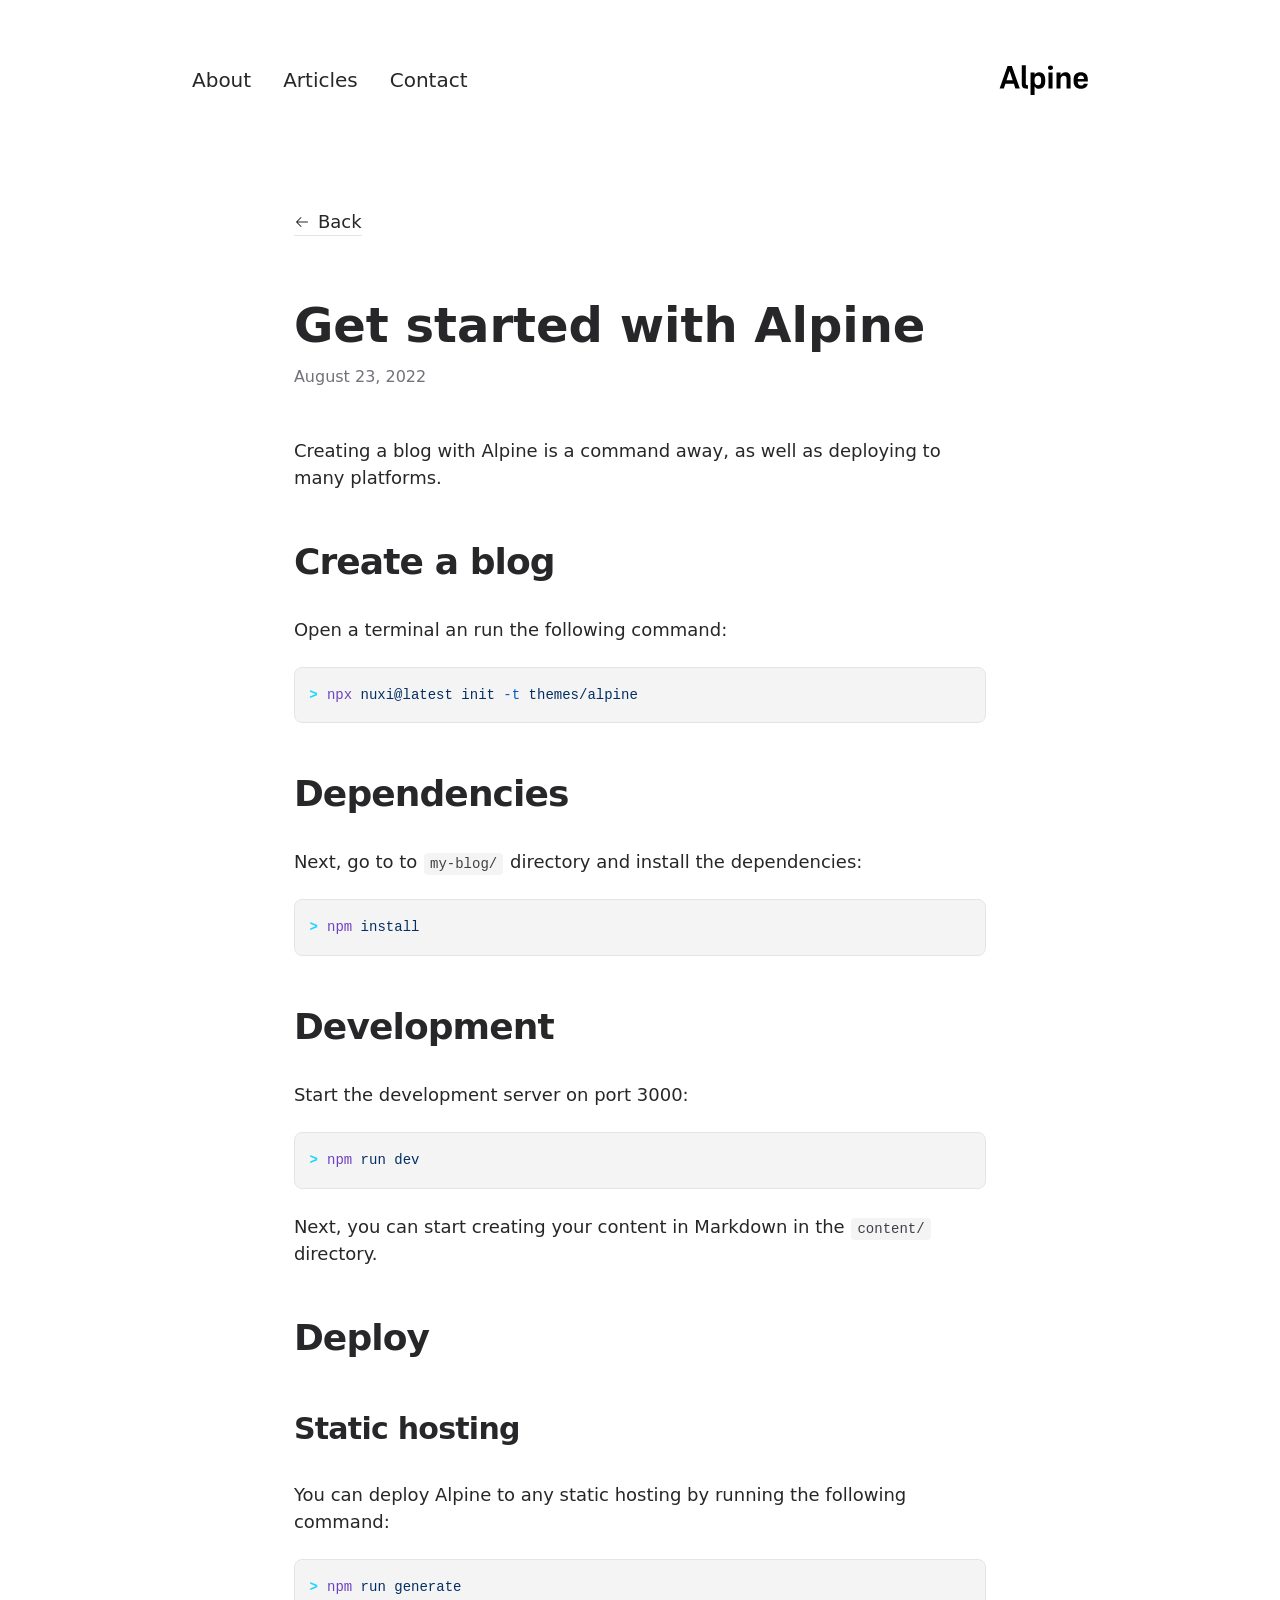
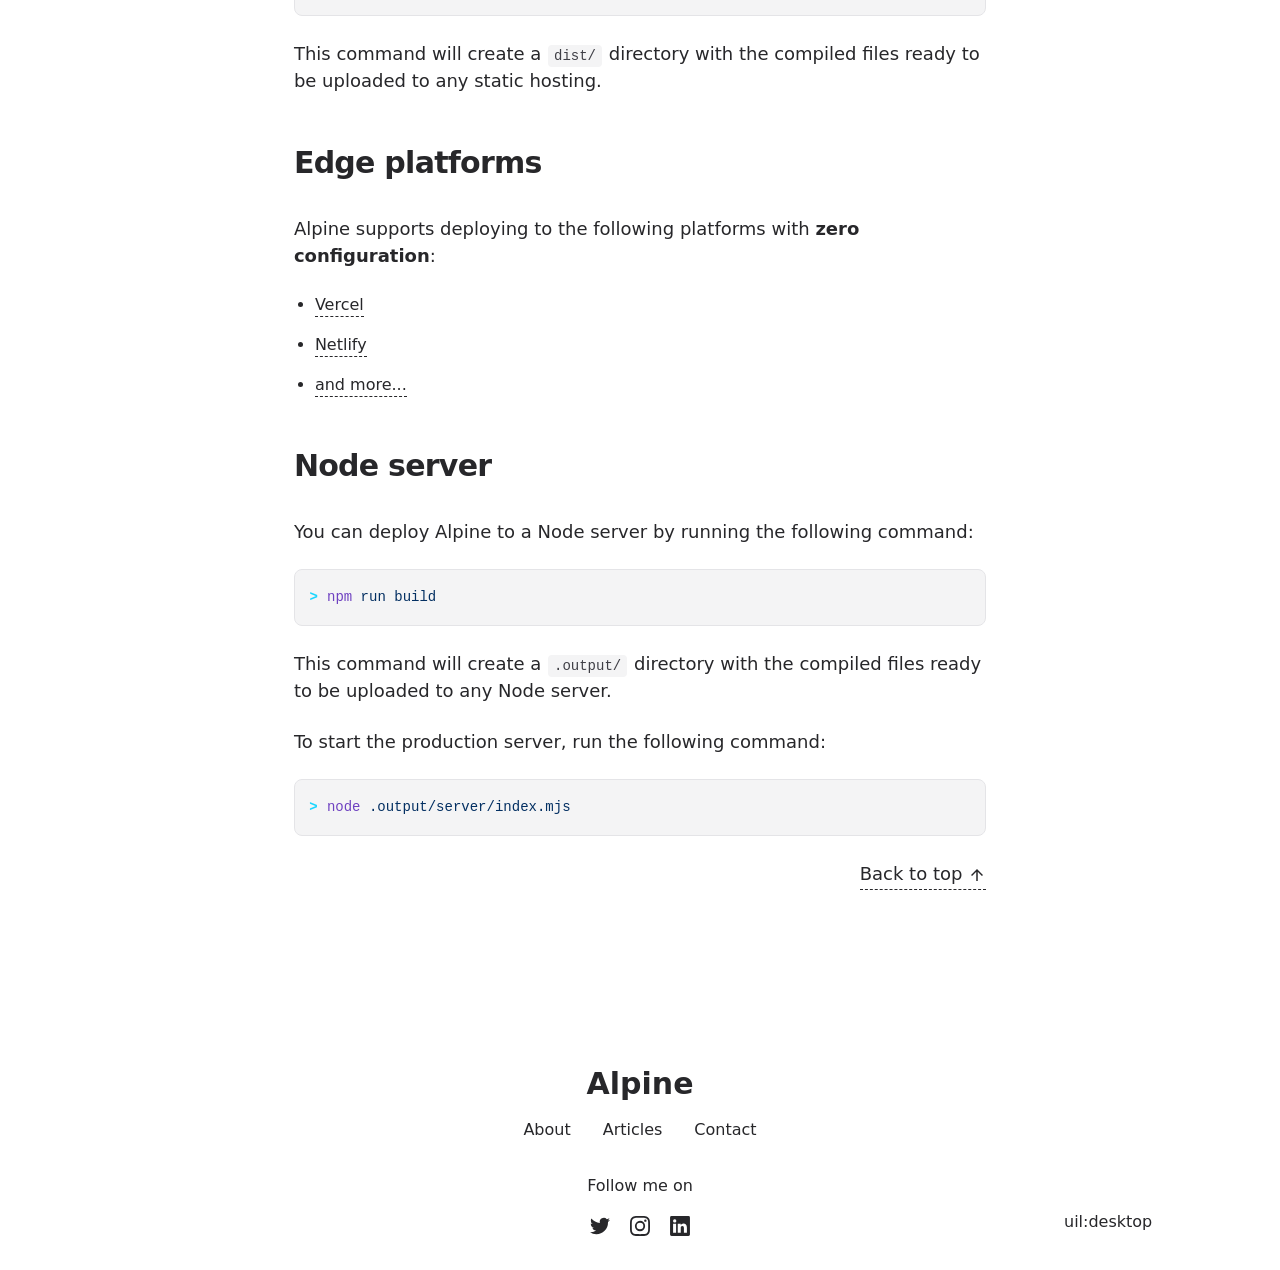
<file: articles/get-started/index.html>
<!DOCTYPE html>
<html  lang="en">
<head><meta charset="utf-8">
<meta name="viewport" content="width=device-width, initial-scale=1">
<title>Get started with Alpine</title>
<meta name="twitter:card" content="summary_large_image">
<meta property="og:image:width" content="400">
<meta property="og:image:height" content="300">
<meta property="og:image:alt" content="An image showcasing my project.">
<meta property="og:title" content="Get started with Alpine">
<meta name="description" content="Creating a blog with Alpine is a command away, as well as deploying to many platforms.">
<meta property="og:description" content="Creating a blog with Alpine is a command away, as well as deploying to many platforms.">
<meta property="og:image" content="/articles/get-started.webp">
<link rel="preload" as="fetch" crossorigin="anonymous" href="/articles/get-started/_payload.json">
<link rel="stylesheet" href="/_nuxt/entry.1e890cc0.css">
<link rel="stylesheet" href="/_nuxt/DocumentDrivenNotFound.f5670325.css">
<link rel="stylesheet" href="/_nuxt/article.48a712b4.css">
<link rel="stylesheet" href="/_nuxt/ProseA.baee409d.css">
<link rel="stylesheet" href="/_nuxt/ProseH1.6d63403c.css">
<link rel="stylesheet" href="/_nuxt/ProseP.b99f89cd.css">
<link rel="stylesheet" href="/_nuxt/ProseH2.3a63b076.css">
<link rel="stylesheet" href="/_nuxt/ProsePre.e63e49c6.css">
<link rel="stylesheet" href="/_nuxt/ProseCode.585625f1.css">
<link rel="stylesheet" href="/_nuxt/ProseCodeInline.873c7ac7.css">
<link rel="stylesheet" href="/_nuxt/ProseH3.36490a89.css">
<link rel="stylesheet" href="/_nuxt/ProseStrong.b01d4b3b.css">
<link rel="stylesheet" href="/_nuxt/ProseUl.0edd7272.css">
<link rel="stylesheet" href="/_nuxt/ProseLi.a0b5f8a8.css">
<link rel="modulepreload" as="script" crossorigin href="/_nuxt/entry.67f90318.js">
<link rel="modulepreload" as="script" crossorigin href="/_nuxt/NuxtImg.e046616a.js">
<link rel="modulepreload" as="script" crossorigin href="/_nuxt/document-driven.d1c44ab8.js">
<link rel="modulepreload" as="script" crossorigin href="/_nuxt/DocumentDrivenEmpty.8c22261b.js">
<link rel="modulepreload" as="script" crossorigin href="/_nuxt/ContentRenderer.bdbeb4c4.js">
<link rel="modulepreload" as="script" crossorigin href="/_nuxt/ContentRendererMarkdown.vue.efae17f0.js">
<link rel="modulepreload" as="script" crossorigin href="/_nuxt/DocumentDrivenNotFound.2866e956.js">
<link rel="modulepreload" as="script" crossorigin href="/_nuxt/article.ad06054e.js">
<link rel="modulepreload" as="script" crossorigin href="/_nuxt/ProseA.9a2cef58.js">
<link rel="modulepreload" as="script" crossorigin href="/_nuxt/date.824a539b.js">
<link rel="modulepreload" as="script" crossorigin href="/_nuxt/ContentRendererMarkdown.e5d822a4.js">
<link rel="modulepreload" as="script" crossorigin href="/_nuxt/ProseH1.42a91bc4.js">
<link rel="modulepreload" as="script" crossorigin href="/_nuxt/ProseP.69488843.js">
<link rel="modulepreload" as="script" crossorigin href="/_nuxt/ProseH2.2c9dbb5e.js">
<link rel="modulepreload" as="script" crossorigin href="/_nuxt/ProsePre.3688a767.js">
<link rel="modulepreload" as="script" crossorigin href="/_nuxt/ProseCode.cb3ce66e.js">
<link rel="modulepreload" as="script" crossorigin href="/_nuxt/ProseCodeInline.746d4ae6.js">
<link rel="modulepreload" as="script" crossorigin href="/_nuxt/ProseH3.27f3282b.js">
<link rel="modulepreload" as="script" crossorigin href="/_nuxt/ProseStrong.51307eb6.js">
<link rel="modulepreload" as="script" crossorigin href="/_nuxt/ProseUl.4c6a7226.js">
<link rel="modulepreload" as="script" crossorigin href="/_nuxt/ProseLi.0aace42e.js">
<link rel="prefetch" as="script" crossorigin href="/_nuxt/default.c4cbc823.js">
<link rel="prefetch" as="script" crossorigin href="/_nuxt/page.d54fb820.js">
<link rel="prefetch" as="script" crossorigin href="/_nuxt/client-db.fe9b9498.js">
<link rel="prefetch" as="script" crossorigin href="/_nuxt/debug.d6771d18.js">
<link rel="prefetch" as="style" href="/_nuxt/useStudio.e78b9f8e.css">
<link rel="prefetch" as="script" crossorigin href="/_nuxt/useStudio.bc5e2376.js">
<link rel="prefetch" as="style" href="/_nuxt/error-404.7910d5ca.css">
<link rel="prefetch" as="script" crossorigin href="/_nuxt/error-404.fc2cbe5f.js">
<link rel="prefetch" as="style" href="/_nuxt/error-500.1db01289.css">
<link rel="prefetch" as="script" crossorigin href="/_nuxt/error-500.343d287d.js">
<script type="module" src="/_nuxt/entry.67f90318.js" crossorigin></script><style id="pinceau-runtime-hydratable">@media{.phy[--]{--puid:3d7Wga-v;}.pv-MTC-Ze{max-width:var(--elements-container-maxWidth);padding-left:var(--elements-container-padding-mobile);padding-right:var(--elements-container-padding-mobile);}@media (min-width: 475px){.pv-MTC-Ze{padding-left:var(--elements-container-padding-xs);padding-right:var(--elements-container-padding-xs);}}@media (min-width: 640px){.pv-MTC-Ze{padding-left:var(--elements-container-padding-sm);padding-right:var(--elements-container-padding-sm);}}@media (min-width: 768px){.pv-MTC-Ze{padding-left:var(--elements-container-padding-md);padding-right:var(--elements-container-padding-md);}}} </style><style id="pinceau-theme">@media { :root {--pinceau-mq: initial; --alpine-readableLine: 68ch;--alpine-backdrop-backgroundColor: #f4f4f5b3;--prose-code-inline-padding: 0.2rem 0.375rem 0.2rem 0.375rem;--prose-code-block-backdropFilter: contrast(1);--prose-code-block-border-style: solid;--prose-code-block-border-width: 1px;--prose-tbody-tr-borderBottom-style: dashed;--prose-tbody-tr-borderBottom-width: 1px;--prose-th-textAlign: inherit;--prose-thead-borderBottom-style: solid;--prose-thead-borderBottom-width: 1px;--prose-thead-border-style: solid;--prose-thead-border-width: 0px;--prose-table-textAlign: start;--prose-hr-width: 1px;--prose-hr-style: solid;--prose-li-listStylePosition: outside;--prose-ol-li-markerColor: currentColor;--prose-ol-paddingInlineStart: 21px;--prose-ol-listStyleType: decimal;--prose-ul-li-markerColor: currentColor;--prose-ul-paddingInlineStart: 21px;--prose-ul-listStyleType: disc;--prose-blockquote-border-style: solid;--prose-blockquote-border-width: 4px;--prose-blockquote-quotes: '201C' '201D' '2018' '2019';--prose-blockquote-paddingInlineStart: 24px;--prose-a-code-color-hover: currentColor;--prose-a-code-color-static: currentColor;--prose-a-hasCode-borderBottom: none;--prose-a-border-distance: 2px;--prose-a-border-color-hover: currentColor;--prose-a-border-color-static: currentColor;--prose-a-border-style-hover: solid;--prose-a-border-style-static: dashed;--prose-a-border-width: 1px;--prose-a-color-static: inherit;--prose-a-textDecoration: none;--prose-h6-margin: 3rem 0 2rem;--prose-h5-margin: 3rem 0 2rem;--prose-h4-margin: 3rem 0 2rem;--prose-h3-margin: 3rem 0 2rem;--prose-h2-margin: 3rem 0 2rem;--prose-h1-margin: 0 0 2rem;--prose-p-fontSize: 18px;--typography-lead-loose: 2;--typography-lead-relaxed: 1.625;--typography-lead-normal: 1.5;--typography-lead-snug: 1.375;--typography-lead-tight: 1.25;--typography-lead-none: 1;--typography-lead-10: 2.5rem;--typography-lead-9: 2.25rem;--typography-lead-8: 2rem;--typography-lead-7: 1.75rem;--typography-lead-6: 1.5rem;--typography-lead-5: 1.25rem;--typography-lead-4: 1rem;--typography-lead-3: .75rem;--typography-lead-2: .5rem;--typography-lead-1: .025rem;--typography-fontWeight-black: 900;--typography-fontWeight-extrabold: 800;--typography-fontWeight-bold: 700;--typography-fontWeight-semibold: 600;--typography-fontWeight-medium: 500;--typography-fontWeight-normal: 400;--typography-fontWeight-light: 300;--typography-fontWeight-extralight: 200;--typography-fontWeight-thin: 100;--typography-fontSize-9xl: 128px;--typography-fontSize-8xl: 96px;--typography-fontSize-7xl: 72px;--typography-fontSize-6xl: 60px;--typography-fontSize-5xl: 48px;--typography-fontSize-4xl: 36px;--typography-fontSize-3xl: 30px;--typography-fontSize-2xl: 24px;--typography-fontSize-xl: 20px;--typography-fontSize-lg: 18px;--typography-fontSize-base: 16px;--typography-fontSize-sm: 14px;--typography-fontSize-xs: 12px;--typography-letterSpacing-wide: 0.025em;--typography-letterSpacing-tight: -0.025em;--typography-verticalMargin-base: 24px;--typography-verticalMargin-sm: 16px;--elements-border-secondary-hover: [object Object];--elements-backdrop-background: #fffc;--elements-backdrop-filter: saturate(200%) blur(20px);--elements-container-maxWidth: 64rem;--lead-loose: 2;--lead-relaxed: 1.625;--lead-normal: 1.5;--lead-snug: 1.375;--lead-tight: 1.25;--lead-none: 1;--lead-10: 2.5rem;--lead-9: 2.25rem;--lead-8: 2rem;--lead-7: 1.75rem;--lead-6: 1.5rem;--lead-5: 1.25rem;--lead-4: 1rem;--lead-3: .75rem;--lead-2: .5rem;--lead-1: .025rem;--letterSpacing-widest: 0.1em;--letterSpacing-wider: 0.05em;--letterSpacing-wide: 0.025em;--letterSpacing-normal: 0em;--letterSpacing-tight: -0.025em;--letterSpacing-tighter: -0.05em;--fontSize-9xl: 8rem;--fontSize-8xl: 6rem;--fontSize-7xl: 4.5rem;--fontSize-6xl: 3.75rem;--fontSize-5xl: 3rem;--fontSize-4xl: 2.25rem;--fontSize-3xl: 1.875rem;--fontSize-2xl: 1.5rem;--fontSize-xl: 1.25rem;--fontSize-lg: 1.125rem;--fontSize-base: 1rem;--fontSize-sm: 0.875rem;--fontSize-xs: 0.75rem;--fontWeight-black: 900;--fontWeight-extrabold: 800;--fontWeight-bold: 700;--fontWeight-semibold: 600;--fontWeight-medium: 500;--fontWeight-normal: 400;--fontWeight-light: 300;--fontWeight-extralight: 200;--fontWeight-thin: 100;--font-mono: ui-monospace, SFMono-Regular, Menlo, Monaco, Consolas, Liberation Mono, Courier New, monospace;--font-serif: ui-serif, Georgia, Cambria, Times New Roman, Times, serif;--font-sans: ui-sans-serif, system-ui, -apple-system, BlinkMacSystemFont, Segoe UI, Roboto, Helvetica Neue, Arial, Noto Sans, sans-serif, Apple Color Emoji, Segoe UI Emoji, Segoe UI Symbol, Noto Color Emoji;--opacity-total: 1;--opacity-high: 0.8;--opacity-medium: 0.5;--opacity-soft: 0.3;--opacity-light: 0.15;--opacity-bright: 0.1;--opacity-noOpacity: 0;--borderWidth-lg: 3px;--borderWidth-md: 2px;--borderWidth-sm: 1px;--borderWidth-noBorder: 0;--space-rem-875: 0.875rem;--space-rem-625: 0.625rem;--space-rem-375: 0.375rem;--space-rem-125: 0.125rem;--space-px: 1px;--space-128: 32rem;--space-96: 24rem;--space-80: 20rem;--space-72: 18rem;--space-64: 16rem;--space-60: 15rem;--space-56: 14rem;--space-52: 13rem;--space-48: 12rem;--space-44: 11rem;--space-40: 10rem;--space-36: 9rem;--space-32: 8rem;--space-28: 7rem;--space-24: 6rem;--space-20: 5rem;--space-16: 4rem;--space-14: 3.5rem;--space-12: 3rem;--space-11: 2.75rem;--space-10: 2.5rem;--space-9: 2.25rem;--space-8: 2rem;--space-7: 1.75rem;--space-6: 1.5rem;--space-5: 1.25rem;--space-4: 1rem;--space-3: 0.75rem;--space-2: 0.5rem;--space-1: 0.25rem;--space-0: 0px;--size-full: 100%;--size-7xl: 80rem;--size-6xl: 72rem;--size-5xl: 64rem;--size-4xl: 56rem;--size-3xl: 48rem;--size-2xl: 42rem;--size-xl: 36rem;--size-lg: 32rem;--size-md: 28rem;--size-sm: 24rem;--size-xs: 20rem;--size-200: 200px;--size-104: 104px;--size-80: 80px;--size-64: 64px;--size-56: 56px;--size-48: 48px;--size-40: 40px;--size-32: 32px;--size-24: 24px;--size-20: 20px;--size-16: 16px;--size-12: 12px;--size-8: 8px;--size-6: 6px;--size-4: 4px;--size-2: 2px;--size-0: 0px;--radii-full: 9999px;--radii-3xl: 1.75rem;--radii-2xl: 1.5rem;--radii-xl: 1rem;--radii-lg: 0.75rem;--radii-md: 0.5rem;--radii-sm: 0.375rem;--radii-xs: 0.25rem;--radii-2xs: 0.125rem;--radii-none: 0px;--shadow-none: 0px 0px 0px 0px transparent;--shadow-lg: 0px 10px 15px -3px #000000, 0px 4px 6px -4px #000000;--shadow-md: 0px 4px 6px -1px #000000, 0px 2px 4px -2px #000000;--shadow-sm: 0px 1px 3px 0px #000000, 0px 1px 2px -1px #000000;--shadow-xs: 0px 1px 2px 0px #000000;--height-screen: 100vh;--width-screen: 100vw;--color-primary-900: #002e38;--color-primary-800: #005c70;--color-primary-700: #008aa9;--color-primary-600: #00b9e1;--color-primary-500: #1ad6ff;--color-primary-400: #40ddff;--color-primary-300: #66e4ff;--color-primary-200: #8deaff;--color-primary-100: #b3f1ff;--color-primary-50: #d9f8ff;--color-ruby-900: #380011;--color-ruby-800: #700021;--color-ruby-700: #a90032;--color-ruby-600: #e10043;--color-ruby-500: #ff1a5e;--color-ruby-400: #ff4079;--color-ruby-300: #ff6694;--color-ruby-200: #ff8dae;--color-ruby-100: #ffb3c9;--color-ruby-50: #ffd9e4;--color-pink-900: #380025;--color-pink-800: #70004b;--color-pink-700: #a90070;--color-pink-600: #e10095;--color-pink-500: #ff1ab2;--color-pink-400: #ff40bf;--color-pink-300: #ff66cc;--color-pink-200: #ff8dd8;--color-pink-100: #ffb3e5;--color-pink-50: #ffd9f2;--color-purple-900: #190038;--color-purple-800: #330070;--color-purple-700: #4c00a9;--color-purple-600: #6500e1;--color-purple-500: #811aff;--color-purple-400: #9640ff;--color-purple-300: #ab66ff;--color-purple-200: #c08dff;--color-purple-100: #d5b3ff;--color-purple-50: #ead9ff;--color-royalblue-900: #0b0531;--color-royalblue-800: #160a62;--color-royalblue-700: #211093;--color-royalblue-600: #2c15c4;--color-royalblue-500: #4127e8;--color-royalblue-400: #614bec;--color-royalblue-300: #806ff0;--color-royalblue-200: #a093f3;--color-royalblue-100: #c0b7f7;--color-royalblue-50: #dfdbfb;--color-indigoblue-900: #001238;--color-indigoblue-800: #002370;--color-indigoblue-700: #0035a9;--color-indigoblue-600: #0047e1;--color-indigoblue-500: #1a62ff;--color-indigoblue-400: #407cff;--color-indigoblue-300: #6696ff;--color-indigoblue-200: #8db0ff;--color-indigoblue-100: #b3cbff;--color-indigoblue-50: #d9e5ff;--color-blue-900: #002438;--color-blue-800: #004870;--color-blue-700: #006ca9;--color-blue-600: #0090e1;--color-blue-500: #1aadff;--color-blue-400: #40bbff;--color-blue-300: #66c8ff;--color-blue-200: #8dd6ff;--color-blue-100: #b3e4ff;--color-blue-50: #d9f1ff;--color-lightblue-900: #002e38;--color-lightblue-800: #005c70;--color-lightblue-700: #008aa9;--color-lightblue-600: #00b9e1;--color-lightblue-500: #1ad6ff;--color-lightblue-400: #40ddff;--color-lightblue-300: #66e4ff;--color-lightblue-200: #8deaff;--color-lightblue-100: #b3f1ff;--color-lightblue-50: #d9f8ff;--color-teal-900: #062a28;--color-teal-800: #0b544f;--color-teal-700: #117d77;--color-teal-600: #16a79e;--color-teal-500: #1cd1c6;--color-teal-400: #36e4da;--color-teal-300: #5fe9e1;--color-teal-200: #87efe9;--color-teal-100: #aff4f0;--color-teal-50: #d7faf8;--color-pear-900: #2a2b09;--color-pear-800: #545512;--color-pear-700: #7e801b;--color-pear-600: #a8aa24;--color-pear-500: #d0d32f;--color-pear-400: #d8da52;--color-pear-300: #e0e274;--color-pear-200: #e8e997;--color-pear-100: #eff0ba;--color-pear-50: #f7f8dc;--color-red-900: #380300;--color-red-800: #700700;--color-red-700: #a90a00;--color-red-600: #e10e00;--color-red-500: #ff281a;--color-red-400: #ff4c40;--color-red-300: #ff7066;--color-red-200: #ff948d;--color-red-100: #ffb7b3;--color-red-50: #ffdbd9;--color-orange-900: #381800;--color-orange-800: #702f00;--color-orange-700: #a94700;--color-orange-600: #e15e00;--color-orange-500: #ff7a1a;--color-orange-400: #ff9040;--color-orange-300: #ffa666;--color-orange-200: #ffbd8d;--color-orange-100: #ffd3b3;--color-orange-50: #ffe9d9;--color-yellow-900: #362b03;--color-yellow-800: #6d5605;--color-yellow-700: #a38108;--color-yellow-600: #daac0a;--color-yellow-500: #f5c828;--color-yellow-400: #f7d14c;--color-yellow-300: #f8da70;--color-yellow-200: #fae393;--color-yellow-100: #fcedb7;--color-yellow-50: #fdf6db;--color-green-900: #003f25;--color-green-800: #005e38;--color-green-700: #007e4a;--color-green-600: #009d5d;--color-green-500: #00bd6f;--color-green-400: #00dc82;--color-green-300: #30ffaa;--color-green-200: #83ffcc;--color-green-100: #acffdd;--color-green-50: #d6ffee;--color-gray-900: #18181B;--color-gray-800: #27272A;--color-gray-700: #3f3f46;--color-gray-600: #52525B;--color-gray-500: #71717A;--color-gray-400: #a1a1aa;--color-gray-300: #D4d4d8;--color-gray-200: #e4e4e7;--color-gray-100: #f4f4f5;--color-gray-50: #fafafa;--color-black: #0c0c0d;--color-white: #FFFFFF;--media-portrait: only screen and (orientation: portrait);--media-landscape: only screen and (orientation: landscape);--media-rm: (prefers-reduced-motion: reduce);--media-2xl: (min-width: 1536px);--media-xl: (min-width: 1280px);--media-lg: (min-width: 1024px);--media-md: (min-width: 768px);--media-sm: (min-width: 640px);--media-xs: (min-width: 475px);--alpine-body-color: var(--color-gray-800);--alpine-body-backgroundColor: var(--color-white);--prose-code-inline-fontWeight: var(--typography-fontWeight-normal);--prose-code-inline-fontSize: var(--typography-fontSize-sm);--prose-code-inline-borderRadius: var(--radii-xs);--prose-code-block-pre-padding: var(--typography-verticalMargin-sm);--prose-code-block-margin: var(--typography-verticalMargin-base) 0;--prose-code-block-fontSize: var(--typography-fontSize-sm);--prose-tbody-code-inline-fontSize: var(--typography-fontSize-sm);--prose-tbody-td-padding: var(--typography-verticalMargin-sm);--prose-th-fontWeight: var(--typography-fontWeight-semibold);--prose-th-padding: 0 var(--typography-verticalMargin-sm) var(--typography-verticalMargin-sm) var(--typography-verticalMargin-sm);--prose-table-lineHeight: var(--typography-lead-6);--prose-table-fontSize: var(--typography-fontSize-sm);--prose-table-margin: var(--typography-verticalMargin-base) 0;--prose-hr-margin: var(--typography-verticalMargin-base) 0;--prose-li-margin: var(--typography-verticalMargin-sm) 0;--prose-ol-margin: var(--typography-verticalMargin-base) 0;--prose-ul-margin: var(--typography-verticalMargin-base) 0;--prose-blockquote-margin: var(--typography-verticalMargin-base) 0;--prose-a-code-border-style: var(--prose-a-border-style-static);--prose-a-code-border-width: var(--prose-a-border-width);--prose-a-fontWeight: var(--typography-fontWeight-medium);--prose-img-margin: var(--typography-verticalMargin-base) 0;--prose-strong-fontWeight: var(--typography-fontWeight-semibold);--prose-h6-iconSize: var(--typography-fontSize-base);--prose-h6-fontWeight: var(--typography-fontWeight-semibold);--prose-h6-lineHeight: var(--typography-lead-normal);--prose-h6-fontSize: var(--typography-fontSize-lg);--prose-h5-iconSize: var(--typography-fontSize-lg);--prose-h5-fontWeight: var(--typography-fontWeight-semibold);--prose-h5-lineHeight: var(--typography-lead-snug);--prose-h5-fontSize: var(--typography-fontSize-xl);--prose-h4-iconSize: var(--typography-fontSize-lg);--prose-h4-letterSpacing: var(--typography-letterSpacing-tight);--prose-h4-fontWeight: var(--typography-fontWeight-semibold);--prose-h4-lineHeight: var(--typography-lead-snug);--prose-h4-fontSize: var(--typography-fontSize-2xl);--prose-h3-iconSize: var(--typography-fontSize-xl);--prose-h3-letterSpacing: var(--typography-letterSpacing-tight);--prose-h3-fontWeight: var(--typography-fontWeight-semibold);--prose-h3-lineHeight: var(--typography-lead-snug);--prose-h3-fontSize: var(--typography-fontSize-3xl);--prose-h2-iconSize: var(--typography-fontSize-2xl);--prose-h2-letterSpacing: var(--typography-letterSpacing-tight);--prose-h2-fontWeight: var(--typography-fontWeight-semibold);--prose-h2-lineHeight: var(--typography-lead-tight);--prose-h2-fontSize: var(--typography-fontSize-4xl);--prose-h1-iconSize: var(--typography-fontSize-3xl);--prose-h1-letterSpacing: var(--typography-letterSpacing-tight);--prose-h1-fontWeight: var(--typography-fontWeight-bold);--prose-h1-lineHeight: var(--typography-lead-tight);--prose-h1-fontSize: var(--typography-fontSize-5xl);--prose-p-br-margin: var(--typography-verticalMargin-base) 0 0 0;--prose-p-margin: var(--typography-verticalMargin-base) 0;--prose-p-lineHeight: var(--typography-lead-normal);--typography-color-primary-900: var(--color-primary-900);--typography-color-primary-800: var(--color-primary-800);--typography-color-primary-700: var(--color-primary-700);--typography-color-primary-600: var(--color-primary-600);--typography-color-primary-500: var(--color-primary-500);--typography-color-primary-400: var(--color-primary-400);--typography-color-primary-300: var(--color-primary-300);--typography-color-primary-200: var(--color-primary-200);--typography-color-primary-100: var(--color-primary-100);--typography-color-primary-50: var(--color-primary-50);--typography-font-code: var(--font-mono);--typography-font-body: var(--font-sans);--typography-font-display: var(--font-sans);--typography-body-backgroundColor: var(--color-white);--typography-body-color: var(--color-black);--elements-state-danger-borderColor-secondary: var(--color-red-200);--elements-state-danger-borderColor-primary: var(--color-red-100);--elements-state-danger-backgroundColor-secondary: var(--color-red-100);--elements-state-danger-backgroundColor-primary: var(--color-red-50);--elements-state-danger-color-secondary: var(--color-red-600);--elements-state-danger-color-primary: var(--color-red-500);--elements-state-warning-borderColor-secondary: var(--color-yellow-200);--elements-state-warning-borderColor-primary: var(--color-yellow-100);--elements-state-warning-backgroundColor-secondary: var(--color-yellow-100);--elements-state-warning-backgroundColor-primary: var(--color-yellow-50);--elements-state-warning-color-secondary: var(--color-yellow-700);--elements-state-warning-color-primary: var(--color-yellow-600);--elements-state-success-borderColor-secondary: var(--color-green-200);--elements-state-success-borderColor-primary: var(--color-green-100);--elements-state-success-backgroundColor-secondary: var(--color-green-100);--elements-state-success-backgroundColor-primary: var(--color-green-50);--elements-state-success-color-secondary: var(--color-green-600);--elements-state-success-color-primary: var(--color-green-500);--elements-state-info-borderColor-secondary: var(--color-blue-200);--elements-state-info-borderColor-primary: var(--color-blue-100);--elements-state-info-backgroundColor-secondary: var(--color-blue-100);--elements-state-info-backgroundColor-primary: var(--color-blue-50);--elements-state-info-color-secondary: var(--color-blue-600);--elements-state-info-color-primary: var(--color-blue-500);--elements-state-primary-borderColor-secondary: var(--color-primary-200);--elements-state-primary-borderColor-primary: var(--color-primary-100);--elements-state-primary-backgroundColor-secondary: var(--color-primary-100);--elements-state-primary-backgroundColor-primary: var(--color-primary-50);--elements-state-primary-color-secondary: var(--color-primary-700);--elements-state-primary-color-primary: var(--color-primary-600);--elements-surface-secondary-backgroundColor: var(--color-gray-200);--elements-surface-primary-backgroundColor: var(--color-gray-100);--elements-surface-background-base: var(--color-gray-100);--elements-border-secondary-static: var(--color-gray-200);--elements-border-primary-hover: var(--color-gray-200);--elements-border-primary-static: var(--color-gray-100);--elements-container-padding-md: var(--space-16);--elements-container-padding-sm: var(--space-12);--elements-container-padding-xs: var(--space-8);--elements-container-padding-mobile: var(--space-6);--elements-text-secondary-color-hover: var(--color-gray-700);--elements-text-secondary-color-static: var(--color-gray-500);--elements-text-primary-color-static: var(--color-gray-900);--text-6xl-lineHeight: var(--lead-none);--text-6xl-fontSize: var(--fontSize-6xl);--text-5xl-lineHeight: var(--lead-none);--text-5xl-fontSize: var(--fontSize-5xl);--text-4xl-lineHeight: var(--lead-10);--text-4xl-fontSize: var(--fontSize-4xl);--text-3xl-lineHeight: var(--lead-9);--text-3xl-fontSize: var(--fontSize-3xl);--text-2xl-lineHeight: var(--lead-8);--text-2xl-fontSize: var(--fontSize-2xl);--text-xl-lineHeight: var(--lead-7);--text-xl-fontSize: var(--fontSize-xl);--text-lg-lineHeight: var(--lead-7);--text-lg-fontSize: var(--fontSize-lg);--text-base-lineHeight: var(--lead-6);--text-base-fontSize: var(--fontSize-base);--text-sm-lineHeight: var(--lead-5);--text-sm-fontSize: var(--fontSize-sm);--text-xs-lineHeight: var(--lead-4);--text-xs-fontSize: var(--fontSize-xs);--shadow-2xl: 0px 25px 50px -12px var(--color-gray-900);--shadow-xl: 0px 20px 25px -5px var(--color-gray-400), 0px 8px 10px -6px #000000;--color-secondary-900: var(--color-gray-900);--color-secondary-800: var(--color-gray-800);--color-secondary-700: var(--color-gray-700);--color-secondary-600: var(--color-gray-600);--color-secondary-500: var(--color-gray-500);--color-secondary-400: var(--color-gray-400);--color-secondary-300: var(--color-gray-300);--color-secondary-200: var(--color-gray-200);--color-secondary-100: var(--color-gray-100);--color-secondary-50: var(--color-gray-50);--prose-a-code-background-hover: var(--typography-color-primary-50);--prose-a-code-border-color-hover: var(--typography-color-primary-500);--prose-a-color-hover: var(--typography-color-primary-500);--typography-color-secondary-900: var(--color-secondary-900);--typography-color-secondary-800: var(--color-secondary-800);--typography-color-secondary-700: var(--color-secondary-700);--typography-color-secondary-600: var(--color-secondary-600);--typography-color-secondary-500: var(--color-secondary-500);--typography-color-secondary-400: var(--color-secondary-400);--typography-color-secondary-300: var(--color-secondary-300);--typography-color-secondary-200: var(--color-secondary-200);--typography-color-secondary-100: var(--color-secondary-100);--typography-color-secondary-50: var(--color-secondary-50);--prose-code-inline-backgroundColor: var(--typography-color-secondary-100);--prose-code-inline-color: var(--typography-color-secondary-700);--prose-code-block-backgroundColor: var(--typography-color-secondary-100);--prose-code-block-color: var(--typography-color-secondary-700);--prose-code-block-border-color: var(--typography-color-secondary-200);--prose-tbody-tr-borderBottom-color: var(--typography-color-secondary-200);--prose-th-color: var(--typography-color-secondary-600);--prose-thead-borderBottom-color: var(--typography-color-secondary-200);--prose-thead-border-color: var(--typography-color-secondary-300);--prose-hr-color: var(--typography-color-secondary-200);--prose-blockquote-border-color: var(--typography-color-secondary-200);--prose-blockquote-color: var(--typography-color-secondary-500);--prose-a-code-border-color-static: var(--typography-color-secondary-400); } }@media { :root.dark {--pinceau-mq: dark; --alpine-backdrop-backgroundColor: #18181bb3;--prose-code-block-backdropFilter: contrast(1);--prose-ol-li-markerColor: currentColor;--prose-ul-li-markerColor: currentColor;--prose-a-code-color-hover: currentColor;--prose-a-code-color-static: currentColor;--prose-a-border-color-hover: currentColor;--prose-a-border-color-static: currentColor;--prose-a-color-static: inherit;--elements-backdrop-background: #0c0d0ccc;--alpine-body-color: var(--color-gray-200);--alpine-body-backgroundColor: var(--color-black);--typography-body-backgroundColor: var(--color-black);--typography-body-color: var(--color-white);--elements-state-danger-borderColor-secondary: var(--color-red-700);--elements-state-danger-borderColor-primary: var(--color-red-800);--elements-state-danger-backgroundColor-secondary: var(--color-red-800);--elements-state-danger-backgroundColor-primary: var(--color-red-900);--elements-state-danger-color-secondary: var(--color-red-200);--elements-state-danger-color-primary: var(--color-red-300);--elements-state-warning-borderColor-secondary: var(--color-yellow-700);--elements-state-warning-borderColor-primary: var(--color-yellow-800);--elements-state-warning-backgroundColor-secondary: var(--color-yellow-800);--elements-state-warning-backgroundColor-primary: var(--color-yellow-900);--elements-state-warning-color-secondary: var(--color-yellow-200);--elements-state-warning-color-primary: var(--color-yellow-400);--elements-state-success-borderColor-secondary: var(--color-green-700);--elements-state-success-borderColor-primary: var(--color-green-800);--elements-state-success-backgroundColor-secondary: var(--color-green-800);--elements-state-success-backgroundColor-primary: var(--color-green-900);--elements-state-success-color-secondary: var(--color-green-200);--elements-state-success-color-primary: var(--color-green-400);--elements-state-info-borderColor-secondary: var(--color-blue-700);--elements-state-info-borderColor-primary: var(--color-blue-800);--elements-state-info-backgroundColor-secondary: var(--color-blue-800);--elements-state-info-backgroundColor-primary: var(--color-blue-900);--elements-state-info-color-secondary: var(--color-blue-200);--elements-state-info-color-primary: var(--color-blue-400);--elements-state-primary-borderColor-secondary: var(--color-primary-700);--elements-state-primary-borderColor-primary: var(--color-primary-800);--elements-state-primary-backgroundColor-secondary: var(--color-primary-800);--elements-state-primary-backgroundColor-primary: var(--color-primary-900);--elements-state-primary-color-secondary: var(--color-primary-200);--elements-state-primary-color-primary: var(--color-primary-400);--elements-surface-secondary-backgroundColor: var(--color-gray-800);--elements-surface-primary-backgroundColor: var(--color-gray-900);--elements-surface-background-base: var(--color-gray-900);--elements-border-secondary-static: var(--color-gray-800);--elements-border-primary-hover: var(--color-gray-800);--elements-border-primary-static: var(--color-gray-900);--elements-text-secondary-color-hover: var(--color-gray-200);--elements-text-secondary-color-static: var(--color-gray-400);--elements-text-primary-color-static: var(--color-gray-50);--prose-a-code-background-hover: var(--typography-color-primary-900);--prose-a-code-border-color-hover: var(--typography-color-primary-600);--prose-a-color-hover: var(--typography-color-primary-400);--prose-code-inline-backgroundColor: var(--typography-color-secondary-800);--prose-code-inline-color: var(--typography-color-secondary-200);--prose-code-block-backgroundColor: var(--typography-color-secondary-900);--prose-code-block-color: var(--typography-color-secondary-200);--prose-code-block-border-color: var(--typography-color-secondary-800);--prose-tbody-tr-borderBottom-color: var(--typography-color-secondary-800);--prose-th-color: var(--typography-color-secondary-400);--prose-thead-borderBottom-color: var(--typography-color-secondary-800);--prose-thead-border-color: var(--typography-color-secondary-600);--prose-hr-color: var(--typography-color-secondary-800);--prose-blockquote-border-color: var(--typography-color-secondary-700);--prose-blockquote-color: var(--typography-color-secondary-400);--prose-a-code-border-color-static: var(--typography-color-secondary-600); } }</style><script>"use strict";(()=>{const a=window,e=document.documentElement,m=["dark","light"],c=window&&window.localStorage&&window.localStorage.getItem&&window.localStorage.getItem("nuxt-color-mode")||"system";let n=c==="system"?d():c;const l=e.getAttribute("data-color-mode-forced");l&&(n=l),i(n),a["__NUXT_COLOR_MODE__"]={preference:c,value:n,getColorScheme:d,addColorScheme:i,removeColorScheme:f};function i(o){const t=""+o+"",s="";e.classList?e.classList.add(t):e.className+=" "+t,s&&e.setAttribute("data-"+s,o)}function f(o){const t=""+o+"",s="";e.classList?e.classList.remove(t):e.className=e.className.replace(new RegExp(t,"g"),""),s&&e.removeAttribute("data-"+s)}function r(o){return a.matchMedia("(prefers-color-scheme"+o+")")}function d(){if(a.matchMedia&&r("").media!=="not all"){for(const o of m)if(r(":"+o).matches)return o}return"light"}})();
</script></head>
<body ><div id="__nuxt"><div class="container pv-MTC-Ze pc-3d7Wga app-layout" data-v-dfb61b5f data-v-89ccd14e><!--[--><div class="nuxt-progress" style="width:0%;height:3px;opacity:0;background-size:Infinity% auto;" data-v-dfb61b5f></div><header class="right" data-v-dfb61b5f data-v-e970d863><div class="menu" data-v-e970d863><button aria-label="Navigation Menu" data-v-e970d863><svg width="24" height="24" viewBox="0 0 68 68" fill="currentColor" xmlns="http://www.w3.org/2000/svg" data-v-e970d863><path d="M8 34C8 32.1362 8 31.2044 8.30448 30.4693C8.71046 29.4892 9.48915 28.7105 10.4693 28.3045C11.2044 28 12.1362 28 14 28C15.8638 28 16.7956 28 17.5307 28.3045C18.5108 28.7105 19.2895 29.4892 19.6955 30.4693C20 31.2044 20 32.1362 20 34C20 35.8638 20 36.7956 19.6955 37.5307C19.2895 38.5108 18.5108 39.2895 17.5307 39.6955C16.7956 40 15.8638 40 14 40C12.1362 40 11.2044 40 10.4693 39.6955C9.48915 39.2895 8.71046 38.5108 8.30448 37.5307C8 36.7956 8 35.8638 8 34Z" data-v-e970d863></path><path d="M28 34C28 32.1362 28 31.2044 28.3045 30.4693C28.7105 29.4892 29.4892 28.7105 30.4693 28.3045C31.2044 28 32.1362 28 34 28C35.8638 28 36.7956 28 37.5307 28.3045C38.5108 28.7105 39.2895 29.4892 39.6955 30.4693C40 31.2044 40 32.1362 40 34C40 35.8638 40 36.7956 39.6955 37.5307C39.2895 38.5108 38.5108 39.2895 37.5307 39.6955C36.7956 40 35.8638 40 34 40C32.1362 40 31.2044 40 30.4693 39.6955C29.4892 39.2895 28.7105 38.5108 28.3045 37.5307C28 36.7956 28 35.8638 28 34Z" data-v-e970d863></path><path d="M48 34C48 32.1362 48 31.2044 48.3045 30.4693C48.7105 29.4892 49.4892 28.7105 50.4693 28.3045C51.2044 28 52.1362 28 54 28C55.8638 28 56.7956 28 57.5307 28.3045C58.5108 28.7105 59.2895 29.4892 59.6955 30.4693C60 31.2044 60 32.1362 60 34C60 35.8638 60 36.7956 59.6955 37.5307C59.2895 38.5108 58.5108 39.2895 57.5307 39.6955C56.7956 40 55.8638 40 54 40C52.1362 40 51.2044 40 50.4693 39.6955C49.4892 39.2895 48.7105 38.5108 48.3045 37.5307C48 36.7956 48 35.8638 48 34Z" data-v-e970d863></path></svg></button></div><div class="overlay" data-v-e970d863><nav data-v-e970d863 data-v-b1242ced><ul data-v-b1242ced><!--[--><li data-v-b1242ced><a href="/" class="" data-v-b1242ced><span class="underline-fx" data-v-b1242ced></span> About</a></li><li data-v-b1242ced><a href="/articles" class="" data-v-b1242ced><span class="underline-fx" data-v-b1242ced></span> Articles</a></li><li data-v-b1242ced><a href="/contact" class="" data-v-b1242ced><span class="underline-fx" data-v-b1242ced></span> Contact</a></li><!--]--></ul></nav></div><div class="logo" data-v-e970d863><a href="/" class="" data-v-e970d863><img src="/logo-dark.svg" class="dark-img" alt="alpine" width="89" height="31" data-v-e970d863><img src="/logo.svg" class="light-img" alt="alpine" width="89" height="31" data-v-e970d863></a></div><div class="main-nav" data-v-e970d863><nav data-v-e970d863 data-v-b1242ced><ul data-v-b1242ced><!--[--><li data-v-b1242ced><a href="/" class="" data-v-b1242ced><span class="underline-fx" data-v-b1242ced></span> About</a></li><li data-v-b1242ced><a href="/articles" class="" data-v-b1242ced><span class="underline-fx" data-v-b1242ced></span> Articles</a></li><li data-v-b1242ced><a href="/contact" class="" data-v-b1242ced><span class="underline-fx" data-v-b1242ced></span> Contact</a></li><!--]--></ul></nav></div></header><!--[--><div class="document-driven-page"><article data-v-28021b3f><a href="/articles" class="back" data-v-28021b3f><svg xmlns="http://www.w3.org/2000/svg" xmlns:xlink="http://www.w3.org/1999/xlink" aria-hidden="true" role="img" class="icon" data-v-28021b3f style="" width="1em" height="1em" viewBox="0 0 256 256" data-v-121c6e7d><path fill="currentColor" d="M224 128a8 8 0 0 1-8 8H59.31l58.35 58.34a8 8 0 0 1-11.32 11.32l-72-72a8 8 0 0 1 0-11.32l72-72a8 8 0 0 1 11.32 11.32L59.31 120H216a8 8 0 0 1 8 8"/></svg><span data-v-28021b3f> Back </span></a><header data-v-28021b3f><h1 class="title" data-v-28021b3f>Get started with Alpine</h1><time datetime="2022-08-23T00:00:00.000Z" data-v-28021b3f>August 23, 2022</time></header><div class="prose" data-v-28021b3f><!--[--><div><h1 id="get-started-with-alpine" data-v-a5759516><a aria-current="page" href="/articles/get-started#get-started-with-alpine" class="router-link-active router-link-exact-active" data-v-a5759516><!--[-->Get started with Alpine<!--]--><!----></a></h1><p data-v-63bfa697><!--[-->Creating a blog with Alpine is a command away, as well as deploying to many platforms.<!--]--></p><h2 id="create-a-blog" data-v-1daf0210><a aria-current="page" href="/articles/get-started#create-a-blog" class="router-link-active router-link-exact-active" data-v-1daf0210><!--[-->Create a blog<!--]--><!----></a></h2><p data-v-63bfa697><!--[-->Open a terminal an run the following command:<!--]--></p><div class="highlight-bash prose-code" meta data-v-bfc7416e><!----><!--[--><pre class="language-bash shiki shiki-themes github-light github-dark" style=""><!--[--><code><span class="line" line="1"><span style="--shiki-default:#6F42C1;--shiki-dark:#B392F0">npx</span><span style="--shiki-default:#032F62;--shiki-dark:#9ECBFF"> nuxi@latest</span><span style="--shiki-default:#032F62;--shiki-dark:#9ECBFF"> init</span><span style="--shiki-default:#005CC5;--shiki-dark:#79B8FF"> -t</span><span style="--shiki-default:#032F62;--shiki-dark:#9ECBFF"> themes/alpine
</span></span></code><!--]--></pre><!--]--><button class="copy-button" data-v-bfc7416e data-v-75636234><span class="sr-only" data-v-75636234>Copy to clipboard</span><span class="icon-wrapper" data-v-75636234><svg xmlns="http://www.w3.org/2000/svg" xmlns:xlink="http://www.w3.org/1999/xlink" aria-hidden="true" role="img" class="icon" data-v-75636234 style="" width="18px" height="18px" viewBox="0 0 256 256" data-v-121c6e7d><path fill="currentColor" d="M216 32H88a8 8 0 0 0-8 8v40H40a8 8 0 0 0-8 8v128a8 8 0 0 0 8 8h128a8 8 0 0 0 8-8v-40h40a8 8 0 0 0 8-8V40a8 8 0 0 0-8-8m-56 176H48V96h112Zm48-48h-32V88a8 8 0 0 0-8-8H96V48h112Z"/></svg></span></button></div><h2 id="dependencies" data-v-1daf0210><a aria-current="page" href="/articles/get-started#dependencies" class="router-link-active router-link-exact-active" data-v-1daf0210><!--[-->Dependencies<!--]--><!----></a></h2><p data-v-63bfa697><!--[-->Next, go to to <code class="" data-v-c81ed8f1><!--[-->my-blog/<!--]--></code> directory and install the dependencies:<!--]--></p><div class="highlight-bash prose-code" meta data-v-bfc7416e><!----><!--[--><pre class="language-bash shiki shiki-themes github-light github-dark" style=""><!--[--><code><span class="line" line="1"><span style="--shiki-default:#6F42C1;--shiki-dark:#B392F0">npm</span><span style="--shiki-default:#032F62;--shiki-dark:#9ECBFF"> install
</span></span></code><!--]--></pre><!--]--><button class="copy-button" data-v-bfc7416e data-v-75636234><span class="sr-only" data-v-75636234>Copy to clipboard</span><span class="icon-wrapper" data-v-75636234><svg xmlns="http://www.w3.org/2000/svg" xmlns:xlink="http://www.w3.org/1999/xlink" aria-hidden="true" role="img" class="icon" data-v-75636234 style="" width="18px" height="18px" viewBox="0 0 256 256" data-v-121c6e7d><path fill="currentColor" d="M216 32H88a8 8 0 0 0-8 8v40H40a8 8 0 0 0-8 8v128a8 8 0 0 0 8 8h128a8 8 0 0 0 8-8v-40h40a8 8 0 0 0 8-8V40a8 8 0 0 0-8-8m-56 176H48V96h112Zm48-48h-32V88a8 8 0 0 0-8-8H96V48h112Z"/></svg></span></button></div><h2 id="development" data-v-1daf0210><a aria-current="page" href="/articles/get-started#development" class="router-link-active router-link-exact-active" data-v-1daf0210><!--[-->Development<!--]--><!----></a></h2><p data-v-63bfa697><!--[-->Start the development server on port 3000:<!--]--></p><div class="highlight-bash prose-code" meta data-v-bfc7416e><!----><!--[--><pre class="language-bash shiki shiki-themes github-light github-dark" style=""><!--[--><code><span class="line" line="1"><span style="--shiki-default:#6F42C1;--shiki-dark:#B392F0">npm</span><span style="--shiki-default:#032F62;--shiki-dark:#9ECBFF"> run</span><span style="--shiki-default:#032F62;--shiki-dark:#9ECBFF"> dev
</span></span></code><!--]--></pre><!--]--><button class="copy-button" data-v-bfc7416e data-v-75636234><span class="sr-only" data-v-75636234>Copy to clipboard</span><span class="icon-wrapper" data-v-75636234><svg xmlns="http://www.w3.org/2000/svg" xmlns:xlink="http://www.w3.org/1999/xlink" aria-hidden="true" role="img" class="icon" data-v-75636234 style="" width="18px" height="18px" viewBox="0 0 256 256" data-v-121c6e7d><path fill="currentColor" d="M216 32H88a8 8 0 0 0-8 8v40H40a8 8 0 0 0-8 8v128a8 8 0 0 0 8 8h128a8 8 0 0 0 8-8v-40h40a8 8 0 0 0 8-8V40a8 8 0 0 0-8-8m-56 176H48V96h112Zm48-48h-32V88a8 8 0 0 0-8-8H96V48h112Z"/></svg></span></button></div><p data-v-63bfa697><!--[-->Next, you can start creating your content in Markdown in the <code class="" data-v-c81ed8f1><!--[-->content/<!--]--></code> directory.<!--]--></p><h2 id="deploy" data-v-1daf0210><a aria-current="page" href="/articles/get-started#deploy" class="router-link-active router-link-exact-active" data-v-1daf0210><!--[-->Deploy<!--]--><!----></a></h2><h3 id="static-hosting" data-v-4ddca5e2><a aria-current="page" href="/articles/get-started#static-hosting" class="router-link-active router-link-exact-active" data-v-4ddca5e2><!--[-->Static hosting<!--]--><!----></a></h3><p data-v-63bfa697><!--[-->You can deploy Alpine to any static hosting by running the following command:<!--]--></p><div class="highlight-bash prose-code" meta data-v-bfc7416e><!----><!--[--><pre class="language-bash shiki shiki-themes github-light github-dark" style=""><!--[--><code><span class="line" line="1"><span style="--shiki-default:#6F42C1;--shiki-dark:#B392F0">npm</span><span style="--shiki-default:#032F62;--shiki-dark:#9ECBFF"> run</span><span style="--shiki-default:#032F62;--shiki-dark:#9ECBFF"> generate
</span></span></code><!--]--></pre><!--]--><button class="copy-button" data-v-bfc7416e data-v-75636234><span class="sr-only" data-v-75636234>Copy to clipboard</span><span class="icon-wrapper" data-v-75636234><svg xmlns="http://www.w3.org/2000/svg" xmlns:xlink="http://www.w3.org/1999/xlink" aria-hidden="true" role="img" class="icon" data-v-75636234 style="" width="18px" height="18px" viewBox="0 0 256 256" data-v-121c6e7d><path fill="currentColor" d="M216 32H88a8 8 0 0 0-8 8v40H40a8 8 0 0 0-8 8v128a8 8 0 0 0 8 8h128a8 8 0 0 0 8-8v-40h40a8 8 0 0 0 8-8V40a8 8 0 0 0-8-8m-56 176H48V96h112Zm48-48h-32V88a8 8 0 0 0-8-8H96V48h112Z"/></svg></span></button></div><p data-v-63bfa697><!--[-->This command will create a <code class="" data-v-c81ed8f1><!--[-->dist/<!--]--></code> directory with the compiled files ready to be uploaded to any static hosting.<!--]--></p><h3 id="edge-platforms" data-v-4ddca5e2><a aria-current="page" href="/articles/get-started#edge-platforms" class="router-link-active router-link-exact-active" data-v-4ddca5e2><!--[-->Edge platforms<!--]--><!----></a></h3><p data-v-63bfa697><!--[-->Alpine supports deploying to the following platforms with <strong data-v-9d7bd52e><!--[-->zero configuration<!--]--></strong>:<!--]--></p><ul data-v-5feda7b5><!--[--><li data-v-996e086c><!--[--><a href="https://vercel.com" rel="nofollow" data-v-af1c0c3b><!--[-->Vercel<!--]--></a><!--]--></li><li data-v-996e086c><!--[--><a href="https://netlify.com" rel="nofollow" data-v-af1c0c3b><!--[-->Netlify<!--]--></a><!--]--></li><li data-v-996e086c><!--[--><a href="https://v3.nuxtjs.org/guide/deploy/presets#supported-hosting-providers" rel="nofollow" data-v-af1c0c3b><!--[-->and more...<!--]--></a><!--]--></li><!--]--></ul><h3 id="node-server" data-v-4ddca5e2><a aria-current="page" href="/articles/get-started#node-server" class="router-link-active router-link-exact-active" data-v-4ddca5e2><!--[-->Node server<!--]--><!----></a></h3><p data-v-63bfa697><!--[-->You can deploy Alpine to a Node server by running the following command:<!--]--></p><div class="highlight-bash prose-code" meta data-v-bfc7416e><!----><!--[--><pre class="language-bash shiki shiki-themes github-light github-dark" style=""><!--[--><code><span class="line" line="1"><span style="--shiki-default:#6F42C1;--shiki-dark:#B392F0">npm</span><span style="--shiki-default:#032F62;--shiki-dark:#9ECBFF"> run</span><span style="--shiki-default:#032F62;--shiki-dark:#9ECBFF"> build
</span></span></code><!--]--></pre><!--]--><button class="copy-button" data-v-bfc7416e data-v-75636234><span class="sr-only" data-v-75636234>Copy to clipboard</span><span class="icon-wrapper" data-v-75636234><svg xmlns="http://www.w3.org/2000/svg" xmlns:xlink="http://www.w3.org/1999/xlink" aria-hidden="true" role="img" class="icon" data-v-75636234 style="" width="18px" height="18px" viewBox="0 0 256 256" data-v-121c6e7d><path fill="currentColor" d="M216 32H88a8 8 0 0 0-8 8v40H40a8 8 0 0 0-8 8v128a8 8 0 0 0 8 8h128a8 8 0 0 0 8-8v-40h40a8 8 0 0 0 8-8V40a8 8 0 0 0-8-8m-56 176H48V96h112Zm48-48h-32V88a8 8 0 0 0-8-8H96V48h112Z"/></svg></span></button></div><p data-v-63bfa697><!--[-->This command will create a <code class="" data-v-c81ed8f1><!--[-->.output/<!--]--></code> directory with the compiled files ready to be uploaded to any Node server.<!--]--></p><p data-v-63bfa697><!--[-->To start the production server, run the following command:<!--]--></p><div class="highlight-bash prose-code" meta data-v-bfc7416e><!----><!--[--><pre class="language-bash shiki shiki-themes github-light github-dark" style=""><!--[--><code><span class="line" line="1"><span style="--shiki-default:#6F42C1;--shiki-dark:#B392F0">node</span><span style="--shiki-default:#032F62;--shiki-dark:#9ECBFF"> .output/server/index.mjs
</span></span></code><!--]--></pre><!--]--><button class="copy-button" data-v-bfc7416e data-v-75636234><span class="sr-only" data-v-75636234>Copy to clipboard</span><span class="icon-wrapper" data-v-75636234><svg xmlns="http://www.w3.org/2000/svg" xmlns:xlink="http://www.w3.org/1999/xlink" aria-hidden="true" role="img" class="icon" data-v-75636234 style="" width="18px" height="18px" viewBox="0 0 256 256" data-v-121c6e7d><path fill="currentColor" d="M216 32H88a8 8 0 0 0-8 8v40H40a8 8 0 0 0-8 8v128a8 8 0 0 0 8 8h128a8 8 0 0 0 8-8v-40h40a8 8 0 0 0 8-8V40a8 8 0 0 0-8-8m-56 176H48V96h112Zm48-48h-32V88a8 8 0 0 0-8-8H96V48h112Z"/></svg></span></button></div><style>html.dark .shiki span {color: var(--shiki-dark);background: var(--shiki-dark-bg);font-style: var(--shiki-dark-font-style);font-weight: var(--shiki-dark-font-weight);text-decoration: var(--shiki-dark-text-decoration);}html .shiki span {color: var(--shiki-default);background: var(--shiki-default-bg);font-style: var(--shiki-default-font-style);font-weight: var(--shiki-default-font-weight);text-decoration: var(--shiki-default-text-decoration);}html .default .shiki span {color: var(--shiki-default);background: var(--shiki-default-bg);font-style: var(--shiki-default-font-style);font-weight: var(--shiki-default-font-weight);text-decoration: var(--shiki-default-text-decoration);}html .dark .shiki span {color: var(--shiki-dark);background: var(--shiki-dark-bg);font-style: var(--shiki-dark-font-style);font-weight: var(--shiki-dark-font-weight);text-decoration: var(--shiki-dark-text-decoration);}</style></div><!--]--><div class="back-to-top" data-v-28021b3f><a data-v-28021b3f data-v-af1c0c3b><!--[-->Back to top <svg xmlns="http://www.w3.org/2000/svg" xmlns:xlink="http://www.w3.org/1999/xlink" aria-hidden="true" role="img" class="icon" data-v-28021b3f style="" width="1em" height="1em" viewBox="0 0 24 24" data-v-121c6e7d><path fill="currentColor" d="M11 20V7.825l-5.6 5.6L4 12l8-8l8 8l-1.4 1.425l-5.6-5.6V20z"/></svg><!--]--></a></div></div></article></div><!--]--><footer class="center" data-v-dfb61b5f data-v-9902e267><a href="https://www.github.com/nuxt-themes/alpine" rel="noopener noreferrer" class="credits" data-v-9902e267>Alpine</a><div class="navigation" data-v-9902e267><nav data-v-9902e267 data-v-b1242ced><ul data-v-b1242ced><!--[--><li data-v-b1242ced><a href="/" class="" data-v-b1242ced><span class="underline-fx" data-v-b1242ced></span> About</a></li><li data-v-b1242ced><a href="/articles" class="" data-v-b1242ced><span class="underline-fx" data-v-b1242ced></span> Articles</a></li><li data-v-b1242ced><a href="/contact" class="" data-v-b1242ced><span class="underline-fx" data-v-b1242ced></span> Contact</a></li><!--]--></ul></nav></div><p class="message" data-v-9902e267>Follow me on</p><div class="icons" data-v-9902e267><div class="social" data-v-9902e267><!--[--><a href="https://twitter.com/nuxtlabs" rel="noopener noreferrer" target="_blank" title="nuxtlabs" aria-label="nuxtlabs" data-v-83c07440><svg xmlns="http://www.w3.org/2000/svg" xmlns:xlink="http://www.w3.org/1999/xlink" aria-hidden="true" role="img" class="icon" data-v-83c07440 style="" width="1em" height="1em" viewBox="0 0 24 24" data-v-121c6e7d><path fill="currentColor" d="M22 5.8a8.49 8.49 0 0 1-2.36.64a4.13 4.13 0 0 0 1.81-2.27a8.21 8.21 0 0 1-2.61 1a4.1 4.1 0 0 0-7 3.74a11.64 11.64 0 0 1-8.45-4.29a4.16 4.16 0 0 0-.55 2.07a4.09 4.09 0 0 0 1.82 3.41a4.05 4.05 0 0 1-1.86-.51v.05a4.1 4.1 0 0 0 3.3 4a3.93 3.93 0 0 1-1.1.17a4.9 4.9 0 0 1-.77-.07a4.11 4.11 0 0 0 3.83 2.84A8.22 8.22 0 0 1 3 18.34a7.93 7.93 0 0 1-1-.06a11.57 11.57 0 0 0 6.29 1.85A11.59 11.59 0 0 0 20 8.45v-.53a8.43 8.43 0 0 0 2-2.12"/></svg></a><a href="https://instagram.com/atinuxt" rel="noopener noreferrer" target="_blank" title="atinuxt" aria-label="atinuxt" data-v-83c07440><svg xmlns="http://www.w3.org/2000/svg" xmlns:xlink="http://www.w3.org/1999/xlink" aria-hidden="true" role="img" class="icon" data-v-83c07440 style="" width="1em" height="1em" viewBox="0 0 24 24" data-v-121c6e7d><path fill="currentColor" d="M17.34 5.46a1.2 1.2 0 1 0 1.2 1.2a1.2 1.2 0 0 0-1.2-1.2m4.6 2.42a7.59 7.59 0 0 0-.46-2.43a4.94 4.94 0 0 0-1.16-1.77a4.7 4.7 0 0 0-1.77-1.15a7.3 7.3 0 0 0-2.43-.47C15.06 2 14.72 2 12 2s-3.06 0-4.12.06a7.3 7.3 0 0 0-2.43.47a4.78 4.78 0 0 0-1.77 1.15a4.7 4.7 0 0 0-1.15 1.77a7.3 7.3 0 0 0-.47 2.43C2 8.94 2 9.28 2 12s0 3.06.06 4.12a7.3 7.3 0 0 0 .47 2.43a4.7 4.7 0 0 0 1.15 1.77a4.78 4.78 0 0 0 1.77 1.15a7.3 7.3 0 0 0 2.43.47C8.94 22 9.28 22 12 22s3.06 0 4.12-.06a7.3 7.3 0 0 0 2.43-.47a4.7 4.7 0 0 0 1.77-1.15a4.85 4.85 0 0 0 1.16-1.77a7.59 7.59 0 0 0 .46-2.43c0-1.06.06-1.4.06-4.12s0-3.06-.06-4.12ZM20.14 16a5.61 5.61 0 0 1-.34 1.86a3.06 3.06 0 0 1-.75 1.15a3.19 3.19 0 0 1-1.15.75a5.61 5.61 0 0 1-1.86.34c-1 .05-1.37.06-4 .06s-3 0-4-.06a5.73 5.73 0 0 1-1.94-.3a3.27 3.27 0 0 1-1.1-.75a3 3 0 0 1-.74-1.15a5.54 5.54 0 0 1-.4-1.9c0-1-.06-1.37-.06-4s0-3 .06-4a5.54 5.54 0 0 1 .35-1.9A3 3 0 0 1 5 5a3.14 3.14 0 0 1 1.1-.8A5.73 5.73 0 0 1 8 3.86c1 0 1.37-.06 4-.06s3 0 4 .06a5.61 5.61 0 0 1 1.86.34a3.06 3.06 0 0 1 1.19.8a3.06 3.06 0 0 1 .75 1.1a5.61 5.61 0 0 1 .34 1.9c.05 1 .06 1.37.06 4s-.01 3-.06 4M12 6.87A5.13 5.13 0 1 0 17.14 12A5.12 5.12 0 0 0 12 6.87Zm0 8.46A3.33 3.33 0 1 1 15.33 12A3.33 3.33 0 0 1 12 15.33Z"/></svg></a><a href="https://www.linkedin.com/company/nuxtlabs" rel="noopener noreferrer" target="_blank" title="LinkedIn" aria-label="LinkedIn" data-v-83c07440><svg xmlns="http://www.w3.org/2000/svg" xmlns:xlink="http://www.w3.org/1999/xlink" aria-hidden="true" role="img" class="icon" data-v-83c07440 style="" width="1em" height="1em" viewBox="0 0 24 24" data-v-121c6e7d><path fill="currentColor" d="M20.47 2H3.53a1.45 1.45 0 0 0-1.47 1.43v17.14A1.45 1.45 0 0 0 3.53 22h16.94a1.45 1.45 0 0 0 1.47-1.43V3.43A1.45 1.45 0 0 0 20.47 2M8.09 18.74h-3v-9h3ZM6.59 8.48a1.56 1.56 0 1 1 0-3.12a1.57 1.57 0 1 1 0 3.12m12.32 10.26h-3v-4.83c0-1.21-.43-2-1.52-2A1.65 1.65 0 0 0 12.85 13a2 2 0 0 0-.1.73v5h-3v-9h3V11a3 3 0 0 1 2.71-1.5c2 0 3.45 1.29 3.45 4.06Z"/></svg></a><!--]--></div><div class="color-mode-switch" data-v-9902e267><button aria-label="Color Mode" data-v-9902e267 data-v-1aa83e18><span data-v-1aa83e18></span></button></div></div></footer><!--]--></div></div><script type="application/json" id="__NUXT_DATA__" data-ssr="true" data-src="/articles/get-started/_payload.json">[{"state":1,"_errors":440,"serverRendered":405,"path":7,"prerenderedAt":442},["Reactive",2],{"$sdd-pages":3,"$sdd-surrounds":380,"$sdd-globals":401,"$scolor-mode":403,"$sdd-navigation":406,"$sicons":424},["ShallowRef",4],["ShallowReactive",5],{"/articles/get-started":6},{"_path":7,"_dir":8,"_draft":9,"_partial":9,"_locale":10,"title":11,"description":12,"cover":13,"author":14,"date":18,"layout":19,"body":20,"_type":375,"_id":376,"_source":377,"_file":378,"_extension":379},"/articles/get-started","articles",false,"","Get started with Alpine","Creating a blog with Alpine is a command away, as well as deploying to many platforms.","/articles/get-started.webp",{"name":15,"avatarUrl":16,"link":17},"Sébastien Chopin","https://pbs.twimg.com/profile_images/1042510623962275840/1Iw_Mvud_400x400.jpg","https://twitter.com/atinux","2022-08-23T00:00:00.000Z","article",{"type":21,"children":22,"toc":363},"root",[23,31,36,43,48,93,99,111,131,137,142,166,178,184,191,196,219,231,237,250,287,293,298,321,332,337,357],{"type":24,"tag":25,"props":26,"children":28},"element","h1",{"id":27},"get-started-with-alpine",[29],{"type":30,"value":11},"text",{"type":24,"tag":32,"props":33,"children":34},"p",{},[35],{"type":30,"value":12},{"type":24,"tag":37,"props":38,"children":40},"h2",{"id":39},"create-a-blog",[41],{"type":30,"value":42},"Create a blog",{"type":24,"tag":32,"props":44,"children":45},{},[46],{"type":30,"value":47},"Open a terminal an run the following command:",{"type":24,"tag":49,"props":50,"children":54},"pre",{"className":51,"code":52,"language":53,"meta":10,"style":10},"language-bash shiki shiki-themes github-light github-dark","npx nuxi@latest init -t themes/alpine\n","bash",[55],{"type":24,"tag":56,"props":57,"children":58},"code",{"__ignoreMap":10},[59],{"type":24,"tag":60,"props":61,"children":64},"span",{"class":62,"line":63},"line",1,[65,71,77,82,88],{"type":24,"tag":60,"props":66,"children":68},{"style":67},"--shiki-default:#6F42C1;--shiki-dark:#B392F0",[69],{"type":30,"value":70},"npx",{"type":24,"tag":60,"props":72,"children":74},{"style":73},"--shiki-default:#032F62;--shiki-dark:#9ECBFF",[75],{"type":30,"value":76}," nuxi@latest",{"type":24,"tag":60,"props":78,"children":79},{"style":73},[80],{"type":30,"value":81}," init",{"type":24,"tag":60,"props":83,"children":85},{"style":84},"--shiki-default:#005CC5;--shiki-dark:#79B8FF",[86],{"type":30,"value":87}," -t",{"type":24,"tag":60,"props":89,"children":90},{"style":73},[91],{"type":30,"value":92}," themes/alpine\n",{"type":24,"tag":37,"props":94,"children":96},{"id":95},"dependencies",[97],{"type":30,"value":98},"Dependencies",{"type":24,"tag":32,"props":100,"children":101},{},[102,104,109],{"type":30,"value":103},"Next, go to to ",{"type":24,"tag":56,"props":105,"children":106},{"className":10},[107],{"type":30,"value":108},"my-blog/",{"type":30,"value":110}," directory and install the dependencies:",{"type":24,"tag":49,"props":112,"children":114},{"className":51,"code":113,"language":53,"meta":10,"style":10},"npm install\n",[115],{"type":24,"tag":56,"props":116,"children":117},{"__ignoreMap":10},[118],{"type":24,"tag":60,"props":119,"children":120},{"class":62,"line":63},[121,126],{"type":24,"tag":60,"props":122,"children":123},{"style":67},[124],{"type":30,"value":125},"npm",{"type":24,"tag":60,"props":127,"children":128},{"style":73},[129],{"type":30,"value":130}," install\n",{"type":24,"tag":37,"props":132,"children":134},{"id":133},"development",[135],{"type":30,"value":136},"Development",{"type":24,"tag":32,"props":138,"children":139},{},[140],{"type":30,"value":141},"Start the development server on port 3000:",{"type":24,"tag":49,"props":143,"children":145},{"className":51,"code":144,"language":53,"meta":10,"style":10},"npm run dev\n",[146],{"type":24,"tag":56,"props":147,"children":148},{"__ignoreMap":10},[149],{"type":24,"tag":60,"props":150,"children":151},{"class":62,"line":63},[152,156,161],{"type":24,"tag":60,"props":153,"children":154},{"style":67},[155],{"type":30,"value":125},{"type":24,"tag":60,"props":157,"children":158},{"style":73},[159],{"type":30,"value":160}," run",{"type":24,"tag":60,"props":162,"children":163},{"style":73},[164],{"type":30,"value":165}," dev\n",{"type":24,"tag":32,"props":167,"children":168},{},[169,171,176],{"type":30,"value":170},"Next, you can start creating your content in Markdown in the ",{"type":24,"tag":56,"props":172,"children":173},{"className":10},[174],{"type":30,"value":175},"content/",{"type":30,"value":177}," directory.",{"type":24,"tag":37,"props":179,"children":181},{"id":180},"deploy",[182],{"type":30,"value":183},"Deploy",{"type":24,"tag":185,"props":186,"children":188},"h3",{"id":187},"static-hosting",[189],{"type":30,"value":190},"Static hosting",{"type":24,"tag":32,"props":192,"children":193},{},[194],{"type":30,"value":195},"You can deploy Alpine to any static hosting by running the following command:",{"type":24,"tag":49,"props":197,"children":199},{"className":51,"code":198,"language":53,"meta":10,"style":10},"npm run generate\n",[200],{"type":24,"tag":56,"props":201,"children":202},{"__ignoreMap":10},[203],{"type":24,"tag":60,"props":204,"children":205},{"class":62,"line":63},[206,210,214],{"type":24,"tag":60,"props":207,"children":208},{"style":67},[209],{"type":30,"value":125},{"type":24,"tag":60,"props":211,"children":212},{"style":73},[213],{"type":30,"value":160},{"type":24,"tag":60,"props":215,"children":216},{"style":73},[217],{"type":30,"value":218}," generate\n",{"type":24,"tag":32,"props":220,"children":221},{},[222,224,229],{"type":30,"value":223},"This command will create a ",{"type":24,"tag":56,"props":225,"children":226},{"className":10},[227],{"type":30,"value":228},"dist/",{"type":30,"value":230}," directory with the compiled files ready to be uploaded to any static hosting.",{"type":24,"tag":185,"props":232,"children":234},{"id":233},"edge-platforms",[235],{"type":30,"value":236},"Edge platforms",{"type":24,"tag":32,"props":238,"children":239},{},[240,242,248],{"type":30,"value":241},"Alpine supports deploying to the following platforms with ",{"type":24,"tag":243,"props":244,"children":245},"strong",{},[246],{"type":30,"value":247},"zero configuration",{"type":30,"value":249},":",{"type":24,"tag":251,"props":252,"children":253},"ul",{},[254,267,277],{"type":24,"tag":255,"props":256,"children":257},"li",{},[258],{"type":24,"tag":259,"props":260,"children":264},"a",{"href":261,"rel":262},"https://vercel.com",[263],"nofollow",[265],{"type":30,"value":266},"Vercel",{"type":24,"tag":255,"props":268,"children":269},{},[270],{"type":24,"tag":259,"props":271,"children":274},{"href":272,"rel":273},"https://netlify.com",[263],[275],{"type":30,"value":276},"Netlify",{"type":24,"tag":255,"props":278,"children":279},{},[280],{"type":24,"tag":259,"props":281,"children":284},{"href":282,"rel":283},"https://v3.nuxtjs.org/guide/deploy/presets#supported-hosting-providers",[263],[285],{"type":30,"value":286},"and more...",{"type":24,"tag":185,"props":288,"children":290},{"id":289},"node-server",[291],{"type":30,"value":292},"Node server",{"type":24,"tag":32,"props":294,"children":295},{},[296],{"type":30,"value":297},"You can deploy Alpine to a Node server by running the following command:",{"type":24,"tag":49,"props":299,"children":301},{"className":51,"code":300,"language":53,"meta":10,"style":10},"npm run build\n",[302],{"type":24,"tag":56,"props":303,"children":304},{"__ignoreMap":10},[305],{"type":24,"tag":60,"props":306,"children":307},{"class":62,"line":63},[308,312,316],{"type":24,"tag":60,"props":309,"children":310},{"style":67},[311],{"type":30,"value":125},{"type":24,"tag":60,"props":313,"children":314},{"style":73},[315],{"type":30,"value":160},{"type":24,"tag":60,"props":317,"children":318},{"style":73},[319],{"type":30,"value":320}," build\n",{"type":24,"tag":32,"props":322,"children":323},{},[324,325,330],{"type":30,"value":223},{"type":24,"tag":56,"props":326,"children":327},{"className":10},[328],{"type":30,"value":329},".output/",{"type":30,"value":331}," directory with the compiled files ready to be uploaded to any Node server.",{"type":24,"tag":32,"props":333,"children":334},{},[335],{"type":30,"value":336},"To start the production server, run the following command:",{"type":24,"tag":49,"props":338,"children":340},{"className":51,"code":339,"language":53,"meta":10,"style":10},"node .output/server/index.mjs\n",[341],{"type":24,"tag":56,"props":342,"children":343},{"__ignoreMap":10},[344],{"type":24,"tag":60,"props":345,"children":346},{"class":62,"line":63},[347,352],{"type":24,"tag":60,"props":348,"children":349},{"style":67},[350],{"type":30,"value":351},"node",{"type":24,"tag":60,"props":353,"children":354},{"style":73},[355],{"type":30,"value":356}," .output/server/index.mjs\n",{"type":24,"tag":358,"props":359,"children":360},"style",{},[361],{"type":30,"value":362},"html.dark .shiki span {color: var(--shiki-dark);background: var(--shiki-dark-bg);font-style: var(--shiki-dark-font-style);font-weight: var(--shiki-dark-font-weight);text-decoration: var(--shiki-dark-text-decoration);}html .shiki span {color: var(--shiki-default);background: var(--shiki-default-bg);font-style: var(--shiki-default-font-style);font-weight: var(--shiki-default-font-weight);text-decoration: var(--shiki-default-text-decoration);}html .default .shiki span {color: var(--shiki-default);background: var(--shiki-default-bg);font-style: var(--shiki-default-font-style);font-weight: var(--shiki-default-font-weight);text-decoration: var(--shiki-default-text-decoration);}html .dark .shiki span {color: var(--shiki-dark);background: var(--shiki-dark-bg);font-style: var(--shiki-dark-font-style);font-weight: var(--shiki-dark-font-weight);text-decoration: var(--shiki-dark-text-decoration);}",{"title":10,"searchDepth":364,"depth":364,"links":365},2,[366,367,368,369],{"id":39,"depth":364,"text":42},{"id":95,"depth":364,"text":98},{"id":133,"depth":364,"text":136},{"id":180,"depth":364,"text":183,"children":370},[371,373,374],{"id":187,"depth":372,"text":190},3,{"id":233,"depth":372,"text":236},{"id":289,"depth":372,"text":292},"markdown","content:articles:1.get-started.md","content","articles/1.get-started.md","md",["ShallowRef",381],["ShallowReactive",382],{"/articles/get-started":383},[384,390],{"_path":385,"_dir":10,"_draft":9,"_partial":9,"_locale":10,"title":386,"description":10,"layout":387,"_type":375,"_id":388,"_source":377,"_file":389,"_extension":379},"/contact","Contact","default","content:3.contact.md","3.contact.md",{"_path":391,"_dir":8,"_draft":9,"_partial":9,"_locale":10,"title":392,"description":393,"cover":394,"author":395,"date":18,"layout":19,"_type":375,"_id":399,"_source":377,"_file":400,"_extension":379},"/articles/configure","Configure Alpine","Learn how to configure Alpine with the app.config.ts file.","/articles/configure-alpine.webp",{"name":396,"avatarUrl":397,"link":398},"Clément Ollivier","https://pbs.twimg.com/profile_images/1370286658432724996/ZMSDzzIi_400x400.jpg","https://twitter.com/clemcodes","content:articles:2.configure.md","articles/2.configure.md",["ShallowRef",402],{},{"preference":404,"value":404,"unknown":405,"forced":9},"system",true,[407,410,423],{"title":408,"_path":409,"layout":387},"About","/",{"title":411,"_path":412,"children":413,"layout":422},"Articles","/articles",[414,415,416,419],{"title":11,"_path":7,"layout":19},{"title":392,"_path":391,"layout":19},{"title":417,"_path":418,"layout":19},"Write Articles","/articles/write-articles",{"title":420,"_path":421,"layout":19},"Customize Alpine","/articles/design-tokens","page",{"title":386,"_path":385,"layout":387},{"uil:twitter":425,"uil:instagram":429,"uil:linkedin":431,"material-symbols:arrow-upward":433,"ph:arrow-left":435,"ph:copy":438},{"left":426,"top":426,"width":427,"height":427,"rotate":426,"vFlip":9,"hFlip":9,"body":428},0,24,"\u003Cpath fill=\"currentColor\" d=\"M22 5.8a8.49 8.49 0 0 1-2.36.64a4.13 4.13 0 0 0 1.81-2.27a8.21 8.21 0 0 1-2.61 1a4.1 4.1 0 0 0-7 3.74a11.64 11.64 0 0 1-8.45-4.29a4.16 4.16 0 0 0-.55 2.07a4.09 4.09 0 0 0 1.82 3.41a4.05 4.05 0 0 1-1.86-.51v.05a4.1 4.1 0 0 0 3.3 4a3.93 3.93 0 0 1-1.1.17a4.9 4.9 0 0 1-.77-.07a4.11 4.11 0 0 0 3.83 2.84A8.22 8.22 0 0 1 3 18.34a7.93 7.93 0 0 1-1-.06a11.57 11.57 0 0 0 6.29 1.85A11.59 11.59 0 0 0 20 8.45v-.53a8.43 8.43 0 0 0 2-2.12\"/>",{"left":426,"top":426,"width":427,"height":427,"rotate":426,"vFlip":9,"hFlip":9,"body":430},"\u003Cpath fill=\"currentColor\" d=\"M17.34 5.46a1.2 1.2 0 1 0 1.2 1.2a1.2 1.2 0 0 0-1.2-1.2m4.6 2.42a7.59 7.59 0 0 0-.46-2.43a4.94 4.94 0 0 0-1.16-1.77a4.7 4.7 0 0 0-1.77-1.15a7.3 7.3 0 0 0-2.43-.47C15.06 2 14.72 2 12 2s-3.06 0-4.12.06a7.3 7.3 0 0 0-2.43.47a4.78 4.78 0 0 0-1.77 1.15a4.7 4.7 0 0 0-1.15 1.77a7.3 7.3 0 0 0-.47 2.43C2 8.94 2 9.28 2 12s0 3.06.06 4.12a7.3 7.3 0 0 0 .47 2.43a4.7 4.7 0 0 0 1.15 1.77a4.78 4.78 0 0 0 1.77 1.15a7.3 7.3 0 0 0 2.43.47C8.94 22 9.28 22 12 22s3.06 0 4.12-.06a7.3 7.3 0 0 0 2.43-.47a4.7 4.7 0 0 0 1.77-1.15a4.85 4.85 0 0 0 1.16-1.77a7.59 7.59 0 0 0 .46-2.43c0-1.06.06-1.4.06-4.12s0-3.06-.06-4.12ZM20.14 16a5.61 5.61 0 0 1-.34 1.86a3.06 3.06 0 0 1-.75 1.15a3.19 3.19 0 0 1-1.15.75a5.61 5.61 0 0 1-1.86.34c-1 .05-1.37.06-4 .06s-3 0-4-.06a5.73 5.73 0 0 1-1.94-.3a3.27 3.27 0 0 1-1.1-.75a3 3 0 0 1-.74-1.15a5.54 5.54 0 0 1-.4-1.9c0-1-.06-1.37-.06-4s0-3 .06-4a5.54 5.54 0 0 1 .35-1.9A3 3 0 0 1 5 5a3.14 3.14 0 0 1 1.1-.8A5.73 5.73 0 0 1 8 3.86c1 0 1.37-.06 4-.06s3 0 4 .06a5.61 5.61 0 0 1 1.86.34a3.06 3.06 0 0 1 1.19.8a3.06 3.06 0 0 1 .75 1.1a5.61 5.61 0 0 1 .34 1.9c.05 1 .06 1.37.06 4s-.01 3-.06 4M12 6.87A5.13 5.13 0 1 0 17.14 12A5.12 5.12 0 0 0 12 6.87Zm0 8.46A3.33 3.33 0 1 1 15.33 12A3.33 3.33 0 0 1 12 15.33Z\"/>",{"left":426,"top":426,"width":427,"height":427,"rotate":426,"vFlip":9,"hFlip":9,"body":432},"\u003Cpath fill=\"currentColor\" d=\"M20.47 2H3.53a1.45 1.45 0 0 0-1.47 1.43v17.14A1.45 1.45 0 0 0 3.53 22h16.94a1.45 1.45 0 0 0 1.47-1.43V3.43A1.45 1.45 0 0 0 20.47 2M8.09 18.74h-3v-9h3ZM6.59 8.48a1.56 1.56 0 1 1 0-3.12a1.57 1.57 0 1 1 0 3.12m12.32 10.26h-3v-4.83c0-1.21-.43-2-1.52-2A1.65 1.65 0 0 0 12.85 13a2 2 0 0 0-.1.73v5h-3v-9h3V11a3 3 0 0 1 2.71-1.5c2 0 3.45 1.29 3.45 4.06Z\"/>",{"left":426,"top":426,"width":427,"height":427,"rotate":426,"vFlip":9,"hFlip":9,"body":434},"\u003Cpath fill=\"currentColor\" d=\"M11 20V7.825l-5.6 5.6L4 12l8-8l8 8l-1.4 1.425l-5.6-5.6V20z\"/>",{"left":426,"top":426,"width":436,"height":436,"rotate":426,"vFlip":9,"hFlip":9,"body":437},256,"\u003Cpath fill=\"currentColor\" d=\"M224 128a8 8 0 0 1-8 8H59.31l58.35 58.34a8 8 0 0 1-11.32 11.32l-72-72a8 8 0 0 1 0-11.32l72-72a8 8 0 0 1 11.32 11.32L59.31 120H216a8 8 0 0 1 8 8\"/>",{"left":426,"top":426,"width":436,"height":436,"rotate":426,"vFlip":9,"hFlip":9,"body":439},"\u003Cpath fill=\"currentColor\" d=\"M216 32H88a8 8 0 0 0-8 8v40H40a8 8 0 0 0-8 8v128a8 8 0 0 0 8 8h128a8 8 0 0 0 8-8v-40h40a8 8 0 0 0 8-8V40a8 8 0 0 0-8-8m-56 176H48V96h112Zm48-48h-32V88a8 8 0 0 0-8-8H96V48h112Z\"/>",["Reactive",441],{},1701079892303]</script>
<script>window.__NUXT__={};window.__NUXT__.config={public:{FORMSPREE_URL:"",plausible:{hashMode:false,trackLocalhost:false,domain:"",apiHost:"https://plausible.io",autoPageviews:true,autoOutboundTracking:false},studio:{apiURL:"https://api.nuxt.studio"},mdc:{components:{prose:true,map:{p:"prose-p",a:"prose-a",blockquote:"prose-blockquote","code-inline":"prose-code-inline",code:"ProseCodeInline",em:"prose-em",h1:"prose-h1",h2:"prose-h2",h3:"prose-h3",h4:"prose-h4",h5:"prose-h5",h6:"prose-h6",hr:"prose-hr",img:"prose-img",ul:"prose-ul",ol:"prose-ol",li:"prose-li",strong:"prose-strong",table:"prose-table",thead:"prose-thead",tbody:"prose-tbody",td:"prose-td",th:"prose-th",tr:"prose-tr"}},headings:{anchorLinks:{h1:false,h2:true,h3:true,h4:true,h5:false,h6:false}}},content:{locales:[],defaultLocale:"",integrity:1701079871773,experimental:{stripQueryParameters:false,advanceQuery:false,clientDB:false},respectPathCase:false,api:{baseURL:"/api/_content"},navigation:{fields:["navTitle","layout"]},tags:{p:"prose-p",a:"prose-a",blockquote:"prose-blockquote","code-inline":"prose-code-inline",code:"ProseCodeInline",em:"prose-em",h1:"prose-h1",h2:"prose-h2",h3:"prose-h3",h4:"prose-h4",h5:"prose-h5",h6:"prose-h6",hr:"prose-hr",img:"prose-img",ul:"prose-ul",ol:"prose-ol",li:"prose-li",strong:"prose-strong",table:"prose-table",thead:"prose-thead",tbody:"prose-tbody",td:"prose-td",th:"prose-th",tr:"prose-tr"},highlight:{theme:{default:"github-light",dark:"github-dark"},preload:["json","js","ts","html","css","vue","diff","shell","markdown","yaml","bash","ini","c","cpp"]},wsUrl:"",documentDriven:{page:true,navigation:true,surround:true,globals:{},layoutFallbacks:["theme"],injectPage:true},host:"",trailingSlash:false,search:"",contentHead:true,anchorLinks:{depth:4,exclude:[1]}}},app:{baseURL:"/",buildAssetsDir:"/_nuxt/",cdnURL:""}}</script></body>
</html>
</file>
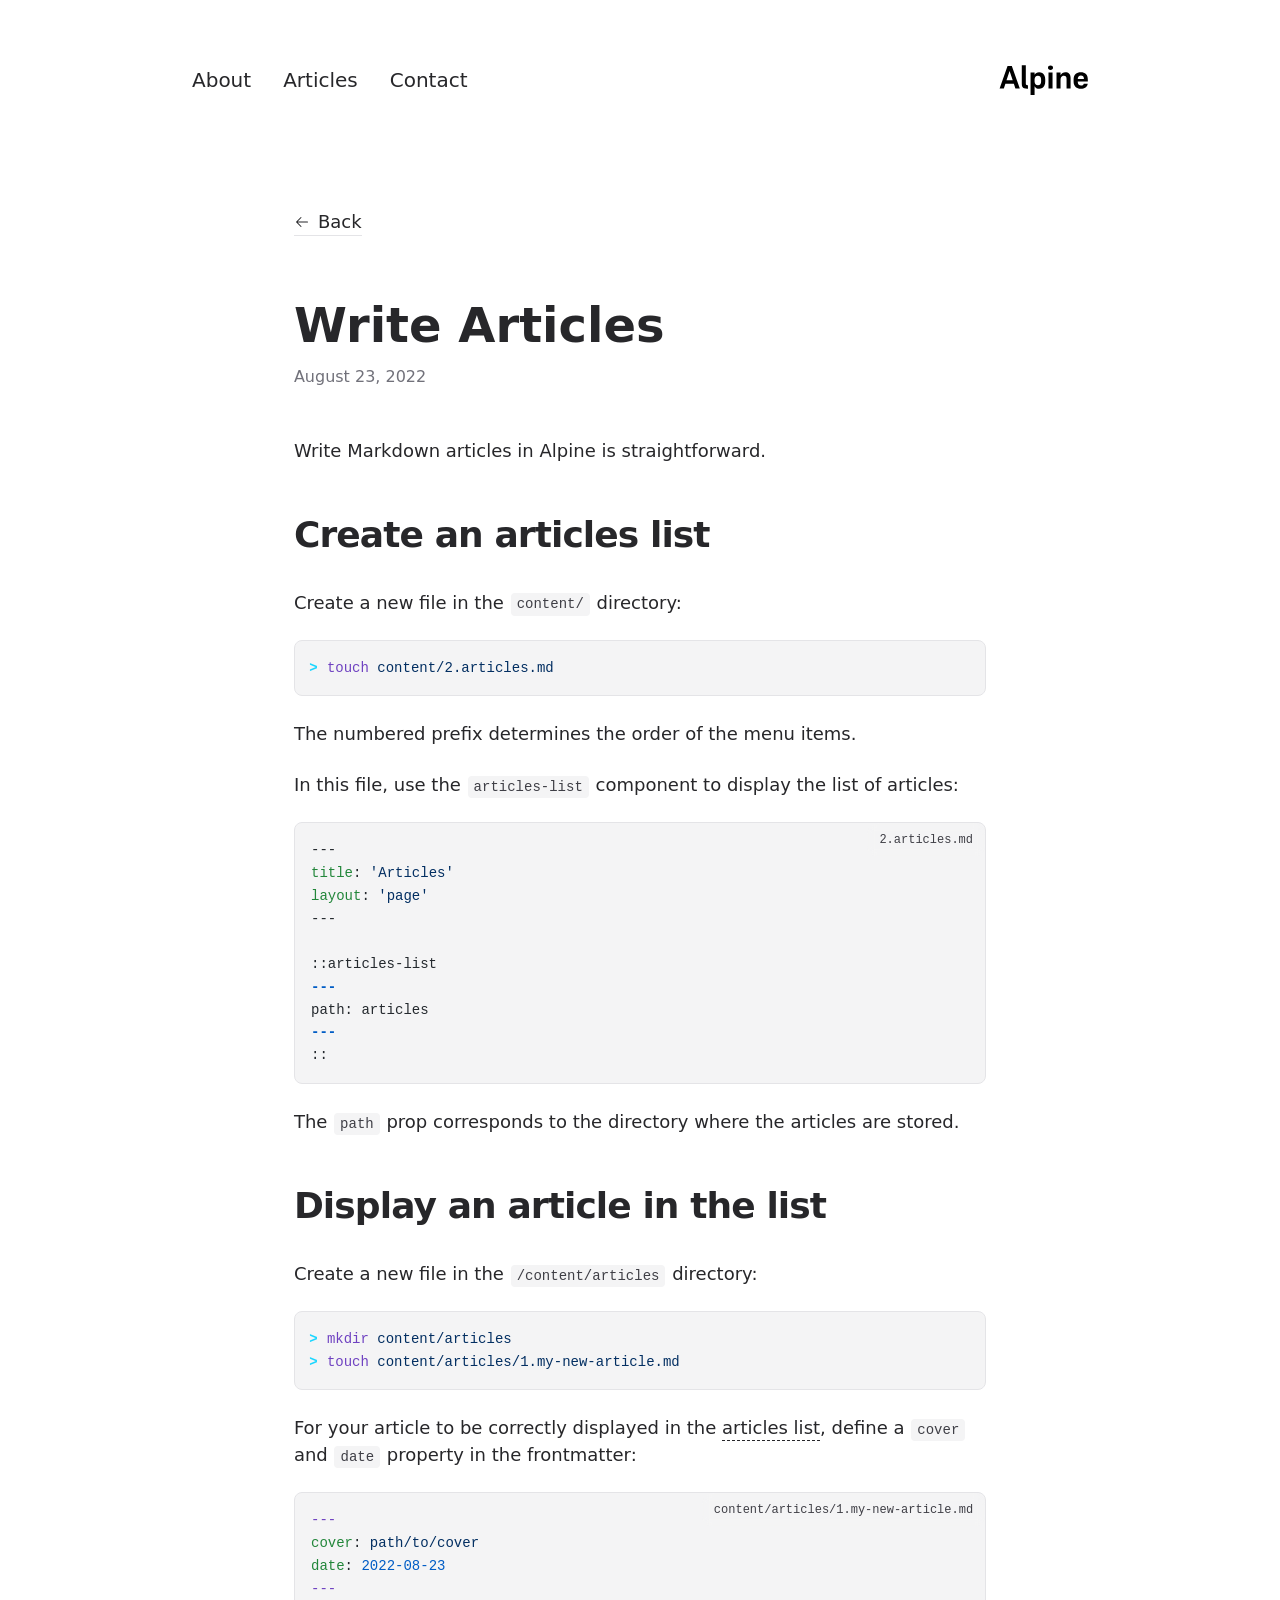
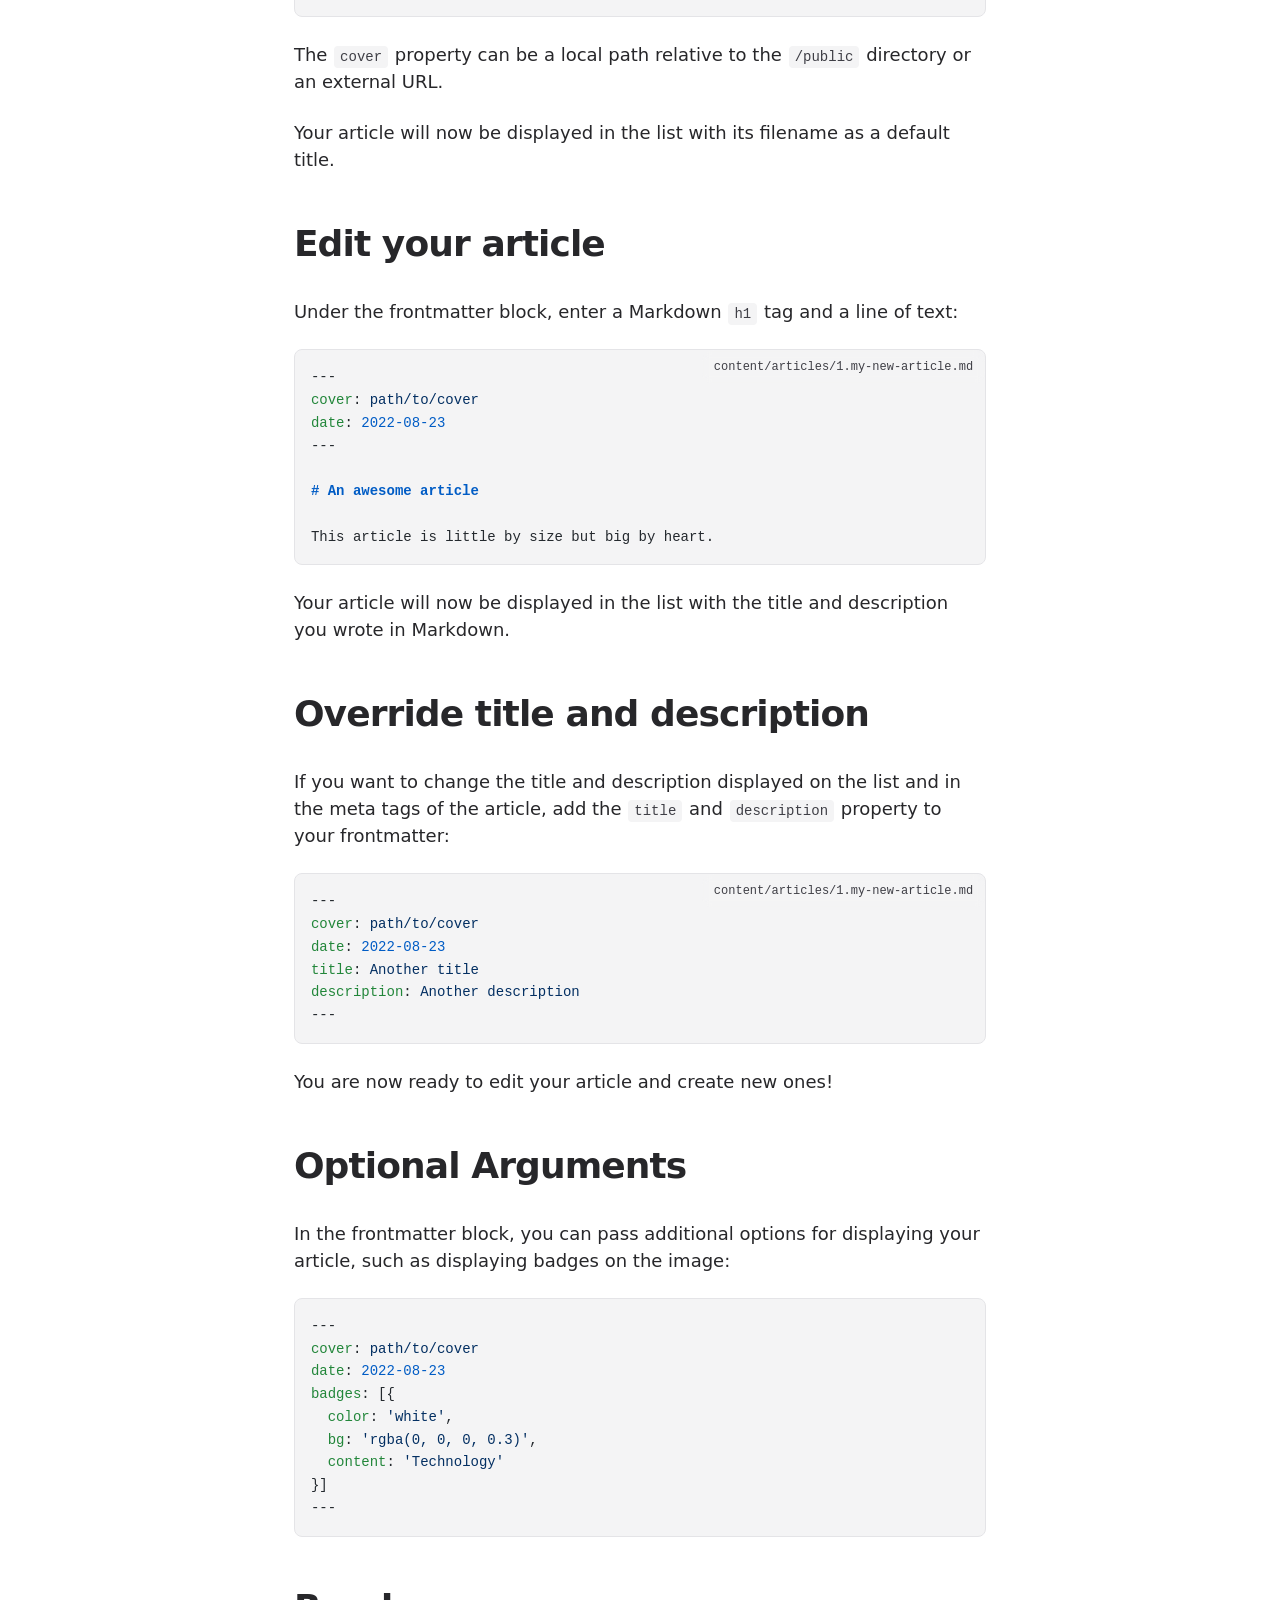
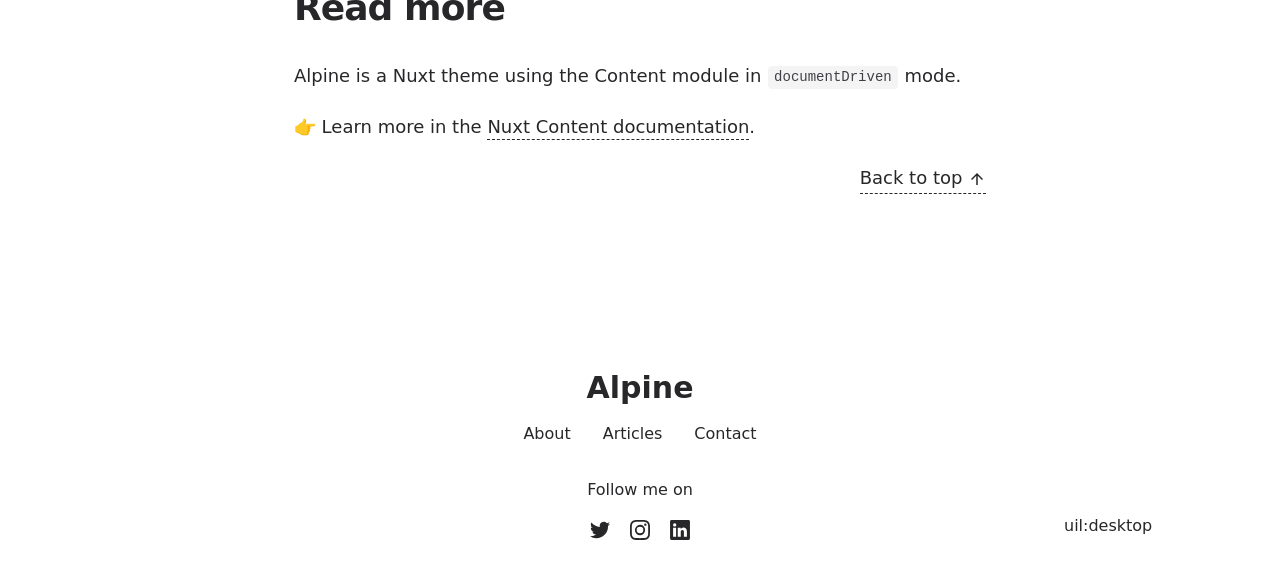
<file: articles/write-articles/index.html>
<!DOCTYPE html>
<html  lang="en">
<head><meta charset="utf-8">
<meta name="viewport" content="width=device-width, initial-scale=1">
<title>Write Articles</title>
<meta name="twitter:card" content="summary_large_image">
<meta property="og:image:width" content="400">
<meta property="og:image:height" content="300">
<meta property="og:image:alt" content="An image showcasing my project.">
<meta property="og:title" content="Write Articles">
<meta name="description" content="Writing Markdown articles in Alpine is straightforward.">
<meta property="og:description" content="Writing Markdown articles in Alpine is straightforward.">
<meta property="og:image" content="/articles/write-articles.webp">
<link rel="preload" as="fetch" crossorigin="anonymous" href="/articles/write-articles/_payload.json">
<link rel="stylesheet" href="/_nuxt/entry.1e890cc0.css">
<link rel="stylesheet" href="/_nuxt/DocumentDrivenNotFound.f5670325.css">
<link rel="stylesheet" href="/_nuxt/article.48a712b4.css">
<link rel="stylesheet" href="/_nuxt/ProseA.baee409d.css">
<link rel="stylesheet" href="/_nuxt/ProseH1.6d63403c.css">
<link rel="stylesheet" href="/_nuxt/ProseP.b99f89cd.css">
<link rel="stylesheet" href="/_nuxt/ProseCodeInline.873c7ac7.css">
<link rel="stylesheet" href="/_nuxt/ProsePre.e63e49c6.css">
<link rel="stylesheet" href="/_nuxt/ProseCode.585625f1.css">
<link rel="stylesheet" href="/_nuxt/ProseH2.3a63b076.css">
<link rel="modulepreload" as="script" crossorigin href="/_nuxt/entry.67f90318.js">
<link rel="modulepreload" as="script" crossorigin href="/_nuxt/NuxtImg.e046616a.js">
<link rel="modulepreload" as="script" crossorigin href="/_nuxt/document-driven.d1c44ab8.js">
<link rel="modulepreload" as="script" crossorigin href="/_nuxt/DocumentDrivenEmpty.8c22261b.js">
<link rel="modulepreload" as="script" crossorigin href="/_nuxt/ContentRenderer.bdbeb4c4.js">
<link rel="modulepreload" as="script" crossorigin href="/_nuxt/ContentRendererMarkdown.vue.efae17f0.js">
<link rel="modulepreload" as="script" crossorigin href="/_nuxt/DocumentDrivenNotFound.2866e956.js">
<link rel="modulepreload" as="script" crossorigin href="/_nuxt/article.ad06054e.js">
<link rel="modulepreload" as="script" crossorigin href="/_nuxt/ProseA.9a2cef58.js">
<link rel="modulepreload" as="script" crossorigin href="/_nuxt/date.824a539b.js">
<link rel="modulepreload" as="script" crossorigin href="/_nuxt/ContentRendererMarkdown.e5d822a4.js">
<link rel="modulepreload" as="script" crossorigin href="/_nuxt/ProseH1.42a91bc4.js">
<link rel="modulepreload" as="script" crossorigin href="/_nuxt/ProseP.69488843.js">
<link rel="modulepreload" as="script" crossorigin href="/_nuxt/ProseCodeInline.746d4ae6.js">
<link rel="modulepreload" as="script" crossorigin href="/_nuxt/ProsePre.3688a767.js">
<link rel="modulepreload" as="script" crossorigin href="/_nuxt/ProseCode.cb3ce66e.js">
<link rel="modulepreload" as="script" crossorigin href="/_nuxt/ProseH2.2c9dbb5e.js">
<link rel="prefetch" as="script" crossorigin href="/_nuxt/default.c4cbc823.js">
<link rel="prefetch" as="script" crossorigin href="/_nuxt/page.d54fb820.js">
<link rel="prefetch" as="script" crossorigin href="/_nuxt/client-db.fe9b9498.js">
<link rel="prefetch" as="script" crossorigin href="/_nuxt/debug.d6771d18.js">
<link rel="prefetch" as="style" href="/_nuxt/useStudio.e78b9f8e.css">
<link rel="prefetch" as="script" crossorigin href="/_nuxt/useStudio.bc5e2376.js">
<link rel="prefetch" as="style" href="/_nuxt/error-404.7910d5ca.css">
<link rel="prefetch" as="script" crossorigin href="/_nuxt/error-404.fc2cbe5f.js">
<link rel="prefetch" as="style" href="/_nuxt/error-500.1db01289.css">
<link rel="prefetch" as="script" crossorigin href="/_nuxt/error-500.343d287d.js">
<script type="module" src="/_nuxt/entry.67f90318.js" crossorigin></script><style id="pinceau-runtime-hydratable">@media{.phy[--]{--puid:Ql8-zf-v;}.pv-TB1jGC{max-width:var(--elements-container-maxWidth);padding-left:var(--elements-container-padding-mobile);padding-right:var(--elements-container-padding-mobile);}@media (min-width: 475px){.pv-TB1jGC{padding-left:var(--elements-container-padding-xs);padding-right:var(--elements-container-padding-xs);}}@media (min-width: 640px){.pv-TB1jGC{padding-left:var(--elements-container-padding-sm);padding-right:var(--elements-container-padding-sm);}}@media (min-width: 768px){.pv-TB1jGC{padding-left:var(--elements-container-padding-md);padding-right:var(--elements-container-padding-md);}}} </style><style id="pinceau-theme">@media { :root {--pinceau-mq: initial; --alpine-readableLine: 68ch;--alpine-backdrop-backgroundColor: #f4f4f5b3;--prose-code-inline-padding: 0.2rem 0.375rem 0.2rem 0.375rem;--prose-code-block-backdropFilter: contrast(1);--prose-code-block-border-style: solid;--prose-code-block-border-width: 1px;--prose-tbody-tr-borderBottom-style: dashed;--prose-tbody-tr-borderBottom-width: 1px;--prose-th-textAlign: inherit;--prose-thead-borderBottom-style: solid;--prose-thead-borderBottom-width: 1px;--prose-thead-border-style: solid;--prose-thead-border-width: 0px;--prose-table-textAlign: start;--prose-hr-width: 1px;--prose-hr-style: solid;--prose-li-listStylePosition: outside;--prose-ol-li-markerColor: currentColor;--prose-ol-paddingInlineStart: 21px;--prose-ol-listStyleType: decimal;--prose-ul-li-markerColor: currentColor;--prose-ul-paddingInlineStart: 21px;--prose-ul-listStyleType: disc;--prose-blockquote-border-style: solid;--prose-blockquote-border-width: 4px;--prose-blockquote-quotes: '201C' '201D' '2018' '2019';--prose-blockquote-paddingInlineStart: 24px;--prose-a-code-color-hover: currentColor;--prose-a-code-color-static: currentColor;--prose-a-hasCode-borderBottom: none;--prose-a-border-distance: 2px;--prose-a-border-color-hover: currentColor;--prose-a-border-color-static: currentColor;--prose-a-border-style-hover: solid;--prose-a-border-style-static: dashed;--prose-a-border-width: 1px;--prose-a-color-static: inherit;--prose-a-textDecoration: none;--prose-h6-margin: 3rem 0 2rem;--prose-h5-margin: 3rem 0 2rem;--prose-h4-margin: 3rem 0 2rem;--prose-h3-margin: 3rem 0 2rem;--prose-h2-margin: 3rem 0 2rem;--prose-h1-margin: 0 0 2rem;--prose-p-fontSize: 18px;--typography-lead-loose: 2;--typography-lead-relaxed: 1.625;--typography-lead-normal: 1.5;--typography-lead-snug: 1.375;--typography-lead-tight: 1.25;--typography-lead-none: 1;--typography-lead-10: 2.5rem;--typography-lead-9: 2.25rem;--typography-lead-8: 2rem;--typography-lead-7: 1.75rem;--typography-lead-6: 1.5rem;--typography-lead-5: 1.25rem;--typography-lead-4: 1rem;--typography-lead-3: .75rem;--typography-lead-2: .5rem;--typography-lead-1: .025rem;--typography-fontWeight-black: 900;--typography-fontWeight-extrabold: 800;--typography-fontWeight-bold: 700;--typography-fontWeight-semibold: 600;--typography-fontWeight-medium: 500;--typography-fontWeight-normal: 400;--typography-fontWeight-light: 300;--typography-fontWeight-extralight: 200;--typography-fontWeight-thin: 100;--typography-fontSize-9xl: 128px;--typography-fontSize-8xl: 96px;--typography-fontSize-7xl: 72px;--typography-fontSize-6xl: 60px;--typography-fontSize-5xl: 48px;--typography-fontSize-4xl: 36px;--typography-fontSize-3xl: 30px;--typography-fontSize-2xl: 24px;--typography-fontSize-xl: 20px;--typography-fontSize-lg: 18px;--typography-fontSize-base: 16px;--typography-fontSize-sm: 14px;--typography-fontSize-xs: 12px;--typography-letterSpacing-wide: 0.025em;--typography-letterSpacing-tight: -0.025em;--typography-verticalMargin-base: 24px;--typography-verticalMargin-sm: 16px;--elements-border-secondary-hover: [object Object];--elements-backdrop-background: #fffc;--elements-backdrop-filter: saturate(200%) blur(20px);--elements-container-maxWidth: 64rem;--lead-loose: 2;--lead-relaxed: 1.625;--lead-normal: 1.5;--lead-snug: 1.375;--lead-tight: 1.25;--lead-none: 1;--lead-10: 2.5rem;--lead-9: 2.25rem;--lead-8: 2rem;--lead-7: 1.75rem;--lead-6: 1.5rem;--lead-5: 1.25rem;--lead-4: 1rem;--lead-3: .75rem;--lead-2: .5rem;--lead-1: .025rem;--letterSpacing-widest: 0.1em;--letterSpacing-wider: 0.05em;--letterSpacing-wide: 0.025em;--letterSpacing-normal: 0em;--letterSpacing-tight: -0.025em;--letterSpacing-tighter: -0.05em;--fontSize-9xl: 8rem;--fontSize-8xl: 6rem;--fontSize-7xl: 4.5rem;--fontSize-6xl: 3.75rem;--fontSize-5xl: 3rem;--fontSize-4xl: 2.25rem;--fontSize-3xl: 1.875rem;--fontSize-2xl: 1.5rem;--fontSize-xl: 1.25rem;--fontSize-lg: 1.125rem;--fontSize-base: 1rem;--fontSize-sm: 0.875rem;--fontSize-xs: 0.75rem;--fontWeight-black: 900;--fontWeight-extrabold: 800;--fontWeight-bold: 700;--fontWeight-semibold: 600;--fontWeight-medium: 500;--fontWeight-normal: 400;--fontWeight-light: 300;--fontWeight-extralight: 200;--fontWeight-thin: 100;--font-mono: ui-monospace, SFMono-Regular, Menlo, Monaco, Consolas, Liberation Mono, Courier New, monospace;--font-serif: ui-serif, Georgia, Cambria, Times New Roman, Times, serif;--font-sans: ui-sans-serif, system-ui, -apple-system, BlinkMacSystemFont, Segoe UI, Roboto, Helvetica Neue, Arial, Noto Sans, sans-serif, Apple Color Emoji, Segoe UI Emoji, Segoe UI Symbol, Noto Color Emoji;--opacity-total: 1;--opacity-high: 0.8;--opacity-medium: 0.5;--opacity-soft: 0.3;--opacity-light: 0.15;--opacity-bright: 0.1;--opacity-noOpacity: 0;--borderWidth-lg: 3px;--borderWidth-md: 2px;--borderWidth-sm: 1px;--borderWidth-noBorder: 0;--space-rem-875: 0.875rem;--space-rem-625: 0.625rem;--space-rem-375: 0.375rem;--space-rem-125: 0.125rem;--space-px: 1px;--space-128: 32rem;--space-96: 24rem;--space-80: 20rem;--space-72: 18rem;--space-64: 16rem;--space-60: 15rem;--space-56: 14rem;--space-52: 13rem;--space-48: 12rem;--space-44: 11rem;--space-40: 10rem;--space-36: 9rem;--space-32: 8rem;--space-28: 7rem;--space-24: 6rem;--space-20: 5rem;--space-16: 4rem;--space-14: 3.5rem;--space-12: 3rem;--space-11: 2.75rem;--space-10: 2.5rem;--space-9: 2.25rem;--space-8: 2rem;--space-7: 1.75rem;--space-6: 1.5rem;--space-5: 1.25rem;--space-4: 1rem;--space-3: 0.75rem;--space-2: 0.5rem;--space-1: 0.25rem;--space-0: 0px;--size-full: 100%;--size-7xl: 80rem;--size-6xl: 72rem;--size-5xl: 64rem;--size-4xl: 56rem;--size-3xl: 48rem;--size-2xl: 42rem;--size-xl: 36rem;--size-lg: 32rem;--size-md: 28rem;--size-sm: 24rem;--size-xs: 20rem;--size-200: 200px;--size-104: 104px;--size-80: 80px;--size-64: 64px;--size-56: 56px;--size-48: 48px;--size-40: 40px;--size-32: 32px;--size-24: 24px;--size-20: 20px;--size-16: 16px;--size-12: 12px;--size-8: 8px;--size-6: 6px;--size-4: 4px;--size-2: 2px;--size-0: 0px;--radii-full: 9999px;--radii-3xl: 1.75rem;--radii-2xl: 1.5rem;--radii-xl: 1rem;--radii-lg: 0.75rem;--radii-md: 0.5rem;--radii-sm: 0.375rem;--radii-xs: 0.25rem;--radii-2xs: 0.125rem;--radii-none: 0px;--shadow-none: 0px 0px 0px 0px transparent;--shadow-lg: 0px 10px 15px -3px #000000, 0px 4px 6px -4px #000000;--shadow-md: 0px 4px 6px -1px #000000, 0px 2px 4px -2px #000000;--shadow-sm: 0px 1px 3px 0px #000000, 0px 1px 2px -1px #000000;--shadow-xs: 0px 1px 2px 0px #000000;--height-screen: 100vh;--width-screen: 100vw;--color-primary-900: #002e38;--color-primary-800: #005c70;--color-primary-700: #008aa9;--color-primary-600: #00b9e1;--color-primary-500: #1ad6ff;--color-primary-400: #40ddff;--color-primary-300: #66e4ff;--color-primary-200: #8deaff;--color-primary-100: #b3f1ff;--color-primary-50: #d9f8ff;--color-ruby-900: #380011;--color-ruby-800: #700021;--color-ruby-700: #a90032;--color-ruby-600: #e10043;--color-ruby-500: #ff1a5e;--color-ruby-400: #ff4079;--color-ruby-300: #ff6694;--color-ruby-200: #ff8dae;--color-ruby-100: #ffb3c9;--color-ruby-50: #ffd9e4;--color-pink-900: #380025;--color-pink-800: #70004b;--color-pink-700: #a90070;--color-pink-600: #e10095;--color-pink-500: #ff1ab2;--color-pink-400: #ff40bf;--color-pink-300: #ff66cc;--color-pink-200: #ff8dd8;--color-pink-100: #ffb3e5;--color-pink-50: #ffd9f2;--color-purple-900: #190038;--color-purple-800: #330070;--color-purple-700: #4c00a9;--color-purple-600: #6500e1;--color-purple-500: #811aff;--color-purple-400: #9640ff;--color-purple-300: #ab66ff;--color-purple-200: #c08dff;--color-purple-100: #d5b3ff;--color-purple-50: #ead9ff;--color-royalblue-900: #0b0531;--color-royalblue-800: #160a62;--color-royalblue-700: #211093;--color-royalblue-600: #2c15c4;--color-royalblue-500: #4127e8;--color-royalblue-400: #614bec;--color-royalblue-300: #806ff0;--color-royalblue-200: #a093f3;--color-royalblue-100: #c0b7f7;--color-royalblue-50: #dfdbfb;--color-indigoblue-900: #001238;--color-indigoblue-800: #002370;--color-indigoblue-700: #0035a9;--color-indigoblue-600: #0047e1;--color-indigoblue-500: #1a62ff;--color-indigoblue-400: #407cff;--color-indigoblue-300: #6696ff;--color-indigoblue-200: #8db0ff;--color-indigoblue-100: #b3cbff;--color-indigoblue-50: #d9e5ff;--color-blue-900: #002438;--color-blue-800: #004870;--color-blue-700: #006ca9;--color-blue-600: #0090e1;--color-blue-500: #1aadff;--color-blue-400: #40bbff;--color-blue-300: #66c8ff;--color-blue-200: #8dd6ff;--color-blue-100: #b3e4ff;--color-blue-50: #d9f1ff;--color-lightblue-900: #002e38;--color-lightblue-800: #005c70;--color-lightblue-700: #008aa9;--color-lightblue-600: #00b9e1;--color-lightblue-500: #1ad6ff;--color-lightblue-400: #40ddff;--color-lightblue-300: #66e4ff;--color-lightblue-200: #8deaff;--color-lightblue-100: #b3f1ff;--color-lightblue-50: #d9f8ff;--color-teal-900: #062a28;--color-teal-800: #0b544f;--color-teal-700: #117d77;--color-teal-600: #16a79e;--color-teal-500: #1cd1c6;--color-teal-400: #36e4da;--color-teal-300: #5fe9e1;--color-teal-200: #87efe9;--color-teal-100: #aff4f0;--color-teal-50: #d7faf8;--color-pear-900: #2a2b09;--color-pear-800: #545512;--color-pear-700: #7e801b;--color-pear-600: #a8aa24;--color-pear-500: #d0d32f;--color-pear-400: #d8da52;--color-pear-300: #e0e274;--color-pear-200: #e8e997;--color-pear-100: #eff0ba;--color-pear-50: #f7f8dc;--color-red-900: #380300;--color-red-800: #700700;--color-red-700: #a90a00;--color-red-600: #e10e00;--color-red-500: #ff281a;--color-red-400: #ff4c40;--color-red-300: #ff7066;--color-red-200: #ff948d;--color-red-100: #ffb7b3;--color-red-50: #ffdbd9;--color-orange-900: #381800;--color-orange-800: #702f00;--color-orange-700: #a94700;--color-orange-600: #e15e00;--color-orange-500: #ff7a1a;--color-orange-400: #ff9040;--color-orange-300: #ffa666;--color-orange-200: #ffbd8d;--color-orange-100: #ffd3b3;--color-orange-50: #ffe9d9;--color-yellow-900: #362b03;--color-yellow-800: #6d5605;--color-yellow-700: #a38108;--color-yellow-600: #daac0a;--color-yellow-500: #f5c828;--color-yellow-400: #f7d14c;--color-yellow-300: #f8da70;--color-yellow-200: #fae393;--color-yellow-100: #fcedb7;--color-yellow-50: #fdf6db;--color-green-900: #003f25;--color-green-800: #005e38;--color-green-700: #007e4a;--color-green-600: #009d5d;--color-green-500: #00bd6f;--color-green-400: #00dc82;--color-green-300: #30ffaa;--color-green-200: #83ffcc;--color-green-100: #acffdd;--color-green-50: #d6ffee;--color-gray-900: #18181B;--color-gray-800: #27272A;--color-gray-700: #3f3f46;--color-gray-600: #52525B;--color-gray-500: #71717A;--color-gray-400: #a1a1aa;--color-gray-300: #D4d4d8;--color-gray-200: #e4e4e7;--color-gray-100: #f4f4f5;--color-gray-50: #fafafa;--color-black: #0c0c0d;--color-white: #FFFFFF;--media-portrait: only screen and (orientation: portrait);--media-landscape: only screen and (orientation: landscape);--media-rm: (prefers-reduced-motion: reduce);--media-2xl: (min-width: 1536px);--media-xl: (min-width: 1280px);--media-lg: (min-width: 1024px);--media-md: (min-width: 768px);--media-sm: (min-width: 640px);--media-xs: (min-width: 475px);--alpine-body-color: var(--color-gray-800);--alpine-body-backgroundColor: var(--color-white);--prose-code-inline-fontWeight: var(--typography-fontWeight-normal);--prose-code-inline-fontSize: var(--typography-fontSize-sm);--prose-code-inline-borderRadius: var(--radii-xs);--prose-code-block-pre-padding: var(--typography-verticalMargin-sm);--prose-code-block-margin: var(--typography-verticalMargin-base) 0;--prose-code-block-fontSize: var(--typography-fontSize-sm);--prose-tbody-code-inline-fontSize: var(--typography-fontSize-sm);--prose-tbody-td-padding: var(--typography-verticalMargin-sm);--prose-th-fontWeight: var(--typography-fontWeight-semibold);--prose-th-padding: 0 var(--typography-verticalMargin-sm) var(--typography-verticalMargin-sm) var(--typography-verticalMargin-sm);--prose-table-lineHeight: var(--typography-lead-6);--prose-table-fontSize: var(--typography-fontSize-sm);--prose-table-margin: var(--typography-verticalMargin-base) 0;--prose-hr-margin: var(--typography-verticalMargin-base) 0;--prose-li-margin: var(--typography-verticalMargin-sm) 0;--prose-ol-margin: var(--typography-verticalMargin-base) 0;--prose-ul-margin: var(--typography-verticalMargin-base) 0;--prose-blockquote-margin: var(--typography-verticalMargin-base) 0;--prose-a-code-border-style: var(--prose-a-border-style-static);--prose-a-code-border-width: var(--prose-a-border-width);--prose-a-fontWeight: var(--typography-fontWeight-medium);--prose-img-margin: var(--typography-verticalMargin-base) 0;--prose-strong-fontWeight: var(--typography-fontWeight-semibold);--prose-h6-iconSize: var(--typography-fontSize-base);--prose-h6-fontWeight: var(--typography-fontWeight-semibold);--prose-h6-lineHeight: var(--typography-lead-normal);--prose-h6-fontSize: var(--typography-fontSize-lg);--prose-h5-iconSize: var(--typography-fontSize-lg);--prose-h5-fontWeight: var(--typography-fontWeight-semibold);--prose-h5-lineHeight: var(--typography-lead-snug);--prose-h5-fontSize: var(--typography-fontSize-xl);--prose-h4-iconSize: var(--typography-fontSize-lg);--prose-h4-letterSpacing: var(--typography-letterSpacing-tight);--prose-h4-fontWeight: var(--typography-fontWeight-semibold);--prose-h4-lineHeight: var(--typography-lead-snug);--prose-h4-fontSize: var(--typography-fontSize-2xl);--prose-h3-iconSize: var(--typography-fontSize-xl);--prose-h3-letterSpacing: var(--typography-letterSpacing-tight);--prose-h3-fontWeight: var(--typography-fontWeight-semibold);--prose-h3-lineHeight: var(--typography-lead-snug);--prose-h3-fontSize: var(--typography-fontSize-3xl);--prose-h2-iconSize: var(--typography-fontSize-2xl);--prose-h2-letterSpacing: var(--typography-letterSpacing-tight);--prose-h2-fontWeight: var(--typography-fontWeight-semibold);--prose-h2-lineHeight: var(--typography-lead-tight);--prose-h2-fontSize: var(--typography-fontSize-4xl);--prose-h1-iconSize: var(--typography-fontSize-3xl);--prose-h1-letterSpacing: var(--typography-letterSpacing-tight);--prose-h1-fontWeight: var(--typography-fontWeight-bold);--prose-h1-lineHeight: var(--typography-lead-tight);--prose-h1-fontSize: var(--typography-fontSize-5xl);--prose-p-br-margin: var(--typography-verticalMargin-base) 0 0 0;--prose-p-margin: var(--typography-verticalMargin-base) 0;--prose-p-lineHeight: var(--typography-lead-normal);--typography-color-primary-900: var(--color-primary-900);--typography-color-primary-800: var(--color-primary-800);--typography-color-primary-700: var(--color-primary-700);--typography-color-primary-600: var(--color-primary-600);--typography-color-primary-500: var(--color-primary-500);--typography-color-primary-400: var(--color-primary-400);--typography-color-primary-300: var(--color-primary-300);--typography-color-primary-200: var(--color-primary-200);--typography-color-primary-100: var(--color-primary-100);--typography-color-primary-50: var(--color-primary-50);--typography-font-code: var(--font-mono);--typography-font-body: var(--font-sans);--typography-font-display: var(--font-sans);--typography-body-backgroundColor: var(--color-white);--typography-body-color: var(--color-black);--elements-state-danger-borderColor-secondary: var(--color-red-200);--elements-state-danger-borderColor-primary: var(--color-red-100);--elements-state-danger-backgroundColor-secondary: var(--color-red-100);--elements-state-danger-backgroundColor-primary: var(--color-red-50);--elements-state-danger-color-secondary: var(--color-red-600);--elements-state-danger-color-primary: var(--color-red-500);--elements-state-warning-borderColor-secondary: var(--color-yellow-200);--elements-state-warning-borderColor-primary: var(--color-yellow-100);--elements-state-warning-backgroundColor-secondary: var(--color-yellow-100);--elements-state-warning-backgroundColor-primary: var(--color-yellow-50);--elements-state-warning-color-secondary: var(--color-yellow-700);--elements-state-warning-color-primary: var(--color-yellow-600);--elements-state-success-borderColor-secondary: var(--color-green-200);--elements-state-success-borderColor-primary: var(--color-green-100);--elements-state-success-backgroundColor-secondary: var(--color-green-100);--elements-state-success-backgroundColor-primary: var(--color-green-50);--elements-state-success-color-secondary: var(--color-green-600);--elements-state-success-color-primary: var(--color-green-500);--elements-state-info-borderColor-secondary: var(--color-blue-200);--elements-state-info-borderColor-primary: var(--color-blue-100);--elements-state-info-backgroundColor-secondary: var(--color-blue-100);--elements-state-info-backgroundColor-primary: var(--color-blue-50);--elements-state-info-color-secondary: var(--color-blue-600);--elements-state-info-color-primary: var(--color-blue-500);--elements-state-primary-borderColor-secondary: var(--color-primary-200);--elements-state-primary-borderColor-primary: var(--color-primary-100);--elements-state-primary-backgroundColor-secondary: var(--color-primary-100);--elements-state-primary-backgroundColor-primary: var(--color-primary-50);--elements-state-primary-color-secondary: var(--color-primary-700);--elements-state-primary-color-primary: var(--color-primary-600);--elements-surface-secondary-backgroundColor: var(--color-gray-200);--elements-surface-primary-backgroundColor: var(--color-gray-100);--elements-surface-background-base: var(--color-gray-100);--elements-border-secondary-static: var(--color-gray-200);--elements-border-primary-hover: var(--color-gray-200);--elements-border-primary-static: var(--color-gray-100);--elements-container-padding-md: var(--space-16);--elements-container-padding-sm: var(--space-12);--elements-container-padding-xs: var(--space-8);--elements-container-padding-mobile: var(--space-6);--elements-text-secondary-color-hover: var(--color-gray-700);--elements-text-secondary-color-static: var(--color-gray-500);--elements-text-primary-color-static: var(--color-gray-900);--text-6xl-lineHeight: var(--lead-none);--text-6xl-fontSize: var(--fontSize-6xl);--text-5xl-lineHeight: var(--lead-none);--text-5xl-fontSize: var(--fontSize-5xl);--text-4xl-lineHeight: var(--lead-10);--text-4xl-fontSize: var(--fontSize-4xl);--text-3xl-lineHeight: var(--lead-9);--text-3xl-fontSize: var(--fontSize-3xl);--text-2xl-lineHeight: var(--lead-8);--text-2xl-fontSize: var(--fontSize-2xl);--text-xl-lineHeight: var(--lead-7);--text-xl-fontSize: var(--fontSize-xl);--text-lg-lineHeight: var(--lead-7);--text-lg-fontSize: var(--fontSize-lg);--text-base-lineHeight: var(--lead-6);--text-base-fontSize: var(--fontSize-base);--text-sm-lineHeight: var(--lead-5);--text-sm-fontSize: var(--fontSize-sm);--text-xs-lineHeight: var(--lead-4);--text-xs-fontSize: var(--fontSize-xs);--shadow-2xl: 0px 25px 50px -12px var(--color-gray-900);--shadow-xl: 0px 20px 25px -5px var(--color-gray-400), 0px 8px 10px -6px #000000;--color-secondary-900: var(--color-gray-900);--color-secondary-800: var(--color-gray-800);--color-secondary-700: var(--color-gray-700);--color-secondary-600: var(--color-gray-600);--color-secondary-500: var(--color-gray-500);--color-secondary-400: var(--color-gray-400);--color-secondary-300: var(--color-gray-300);--color-secondary-200: var(--color-gray-200);--color-secondary-100: var(--color-gray-100);--color-secondary-50: var(--color-gray-50);--prose-a-code-background-hover: var(--typography-color-primary-50);--prose-a-code-border-color-hover: var(--typography-color-primary-500);--prose-a-color-hover: var(--typography-color-primary-500);--typography-color-secondary-900: var(--color-secondary-900);--typography-color-secondary-800: var(--color-secondary-800);--typography-color-secondary-700: var(--color-secondary-700);--typography-color-secondary-600: var(--color-secondary-600);--typography-color-secondary-500: var(--color-secondary-500);--typography-color-secondary-400: var(--color-secondary-400);--typography-color-secondary-300: var(--color-secondary-300);--typography-color-secondary-200: var(--color-secondary-200);--typography-color-secondary-100: var(--color-secondary-100);--typography-color-secondary-50: var(--color-secondary-50);--prose-code-inline-backgroundColor: var(--typography-color-secondary-100);--prose-code-inline-color: var(--typography-color-secondary-700);--prose-code-block-backgroundColor: var(--typography-color-secondary-100);--prose-code-block-color: var(--typography-color-secondary-700);--prose-code-block-border-color: var(--typography-color-secondary-200);--prose-tbody-tr-borderBottom-color: var(--typography-color-secondary-200);--prose-th-color: var(--typography-color-secondary-600);--prose-thead-borderBottom-color: var(--typography-color-secondary-200);--prose-thead-border-color: var(--typography-color-secondary-300);--prose-hr-color: var(--typography-color-secondary-200);--prose-blockquote-border-color: var(--typography-color-secondary-200);--prose-blockquote-color: var(--typography-color-secondary-500);--prose-a-code-border-color-static: var(--typography-color-secondary-400); } }@media { :root.dark {--pinceau-mq: dark; --alpine-backdrop-backgroundColor: #18181bb3;--prose-code-block-backdropFilter: contrast(1);--prose-ol-li-markerColor: currentColor;--prose-ul-li-markerColor: currentColor;--prose-a-code-color-hover: currentColor;--prose-a-code-color-static: currentColor;--prose-a-border-color-hover: currentColor;--prose-a-border-color-static: currentColor;--prose-a-color-static: inherit;--elements-backdrop-background: #0c0d0ccc;--alpine-body-color: var(--color-gray-200);--alpine-body-backgroundColor: var(--color-black);--typography-body-backgroundColor: var(--color-black);--typography-body-color: var(--color-white);--elements-state-danger-borderColor-secondary: var(--color-red-700);--elements-state-danger-borderColor-primary: var(--color-red-800);--elements-state-danger-backgroundColor-secondary: var(--color-red-800);--elements-state-danger-backgroundColor-primary: var(--color-red-900);--elements-state-danger-color-secondary: var(--color-red-200);--elements-state-danger-color-primary: var(--color-red-300);--elements-state-warning-borderColor-secondary: var(--color-yellow-700);--elements-state-warning-borderColor-primary: var(--color-yellow-800);--elements-state-warning-backgroundColor-secondary: var(--color-yellow-800);--elements-state-warning-backgroundColor-primary: var(--color-yellow-900);--elements-state-warning-color-secondary: var(--color-yellow-200);--elements-state-warning-color-primary: var(--color-yellow-400);--elements-state-success-borderColor-secondary: var(--color-green-700);--elements-state-success-borderColor-primary: var(--color-green-800);--elements-state-success-backgroundColor-secondary: var(--color-green-800);--elements-state-success-backgroundColor-primary: var(--color-green-900);--elements-state-success-color-secondary: var(--color-green-200);--elements-state-success-color-primary: var(--color-green-400);--elements-state-info-borderColor-secondary: var(--color-blue-700);--elements-state-info-borderColor-primary: var(--color-blue-800);--elements-state-info-backgroundColor-secondary: var(--color-blue-800);--elements-state-info-backgroundColor-primary: var(--color-blue-900);--elements-state-info-color-secondary: var(--color-blue-200);--elements-state-info-color-primary: var(--color-blue-400);--elements-state-primary-borderColor-secondary: var(--color-primary-700);--elements-state-primary-borderColor-primary: var(--color-primary-800);--elements-state-primary-backgroundColor-secondary: var(--color-primary-800);--elements-state-primary-backgroundColor-primary: var(--color-primary-900);--elements-state-primary-color-secondary: var(--color-primary-200);--elements-state-primary-color-primary: var(--color-primary-400);--elements-surface-secondary-backgroundColor: var(--color-gray-800);--elements-surface-primary-backgroundColor: var(--color-gray-900);--elements-surface-background-base: var(--color-gray-900);--elements-border-secondary-static: var(--color-gray-800);--elements-border-primary-hover: var(--color-gray-800);--elements-border-primary-static: var(--color-gray-900);--elements-text-secondary-color-hover: var(--color-gray-200);--elements-text-secondary-color-static: var(--color-gray-400);--elements-text-primary-color-static: var(--color-gray-50);--prose-a-code-background-hover: var(--typography-color-primary-900);--prose-a-code-border-color-hover: var(--typography-color-primary-600);--prose-a-color-hover: var(--typography-color-primary-400);--prose-code-inline-backgroundColor: var(--typography-color-secondary-800);--prose-code-inline-color: var(--typography-color-secondary-200);--prose-code-block-backgroundColor: var(--typography-color-secondary-900);--prose-code-block-color: var(--typography-color-secondary-200);--prose-code-block-border-color: var(--typography-color-secondary-800);--prose-tbody-tr-borderBottom-color: var(--typography-color-secondary-800);--prose-th-color: var(--typography-color-secondary-400);--prose-thead-borderBottom-color: var(--typography-color-secondary-800);--prose-thead-border-color: var(--typography-color-secondary-600);--prose-hr-color: var(--typography-color-secondary-800);--prose-blockquote-border-color: var(--typography-color-secondary-700);--prose-blockquote-color: var(--typography-color-secondary-400);--prose-a-code-border-color-static: var(--typography-color-secondary-600); } }</style><script>"use strict";(()=>{const a=window,e=document.documentElement,m=["dark","light"],c=window&&window.localStorage&&window.localStorage.getItem&&window.localStorage.getItem("nuxt-color-mode")||"system";let n=c==="system"?d():c;const l=e.getAttribute("data-color-mode-forced");l&&(n=l),i(n),a["__NUXT_COLOR_MODE__"]={preference:c,value:n,getColorScheme:d,addColorScheme:i,removeColorScheme:f};function i(o){const t=""+o+"",s="";e.classList?e.classList.add(t):e.className+=" "+t,s&&e.setAttribute("data-"+s,o)}function f(o){const t=""+o+"",s="";e.classList?e.classList.remove(t):e.className=e.className.replace(new RegExp(t,"g"),""),s&&e.removeAttribute("data-"+s)}function r(o){return a.matchMedia("(prefers-color-scheme"+o+")")}function d(){if(a.matchMedia&&r("").media!=="not all"){for(const o of m)if(r(":"+o).matches)return o}return"light"}})();
</script></head>
<body ><div id="__nuxt"><div class="container pv-TB1jGC pc-Ql8-zf app-layout" data-v-dfb61b5f data-v-89ccd14e><!--[--><div class="nuxt-progress" style="width:0%;height:3px;opacity:0;background-size:Infinity% auto;" data-v-dfb61b5f></div><header class="right" data-v-dfb61b5f data-v-e970d863><div class="menu" data-v-e970d863><button aria-label="Navigation Menu" data-v-e970d863><svg width="24" height="24" viewBox="0 0 68 68" fill="currentColor" xmlns="http://www.w3.org/2000/svg" data-v-e970d863><path d="M8 34C8 32.1362 8 31.2044 8.30448 30.4693C8.71046 29.4892 9.48915 28.7105 10.4693 28.3045C11.2044 28 12.1362 28 14 28C15.8638 28 16.7956 28 17.5307 28.3045C18.5108 28.7105 19.2895 29.4892 19.6955 30.4693C20 31.2044 20 32.1362 20 34C20 35.8638 20 36.7956 19.6955 37.5307C19.2895 38.5108 18.5108 39.2895 17.5307 39.6955C16.7956 40 15.8638 40 14 40C12.1362 40 11.2044 40 10.4693 39.6955C9.48915 39.2895 8.71046 38.5108 8.30448 37.5307C8 36.7956 8 35.8638 8 34Z" data-v-e970d863></path><path d="M28 34C28 32.1362 28 31.2044 28.3045 30.4693C28.7105 29.4892 29.4892 28.7105 30.4693 28.3045C31.2044 28 32.1362 28 34 28C35.8638 28 36.7956 28 37.5307 28.3045C38.5108 28.7105 39.2895 29.4892 39.6955 30.4693C40 31.2044 40 32.1362 40 34C40 35.8638 40 36.7956 39.6955 37.5307C39.2895 38.5108 38.5108 39.2895 37.5307 39.6955C36.7956 40 35.8638 40 34 40C32.1362 40 31.2044 40 30.4693 39.6955C29.4892 39.2895 28.7105 38.5108 28.3045 37.5307C28 36.7956 28 35.8638 28 34Z" data-v-e970d863></path><path d="M48 34C48 32.1362 48 31.2044 48.3045 30.4693C48.7105 29.4892 49.4892 28.7105 50.4693 28.3045C51.2044 28 52.1362 28 54 28C55.8638 28 56.7956 28 57.5307 28.3045C58.5108 28.7105 59.2895 29.4892 59.6955 30.4693C60 31.2044 60 32.1362 60 34C60 35.8638 60 36.7956 59.6955 37.5307C59.2895 38.5108 58.5108 39.2895 57.5307 39.6955C56.7956 40 55.8638 40 54 40C52.1362 40 51.2044 40 50.4693 39.6955C49.4892 39.2895 48.7105 38.5108 48.3045 37.5307C48 36.7956 48 35.8638 48 34Z" data-v-e970d863></path></svg></button></div><div class="overlay" data-v-e970d863><nav data-v-e970d863 data-v-b1242ced><ul data-v-b1242ced><!--[--><li data-v-b1242ced><a href="/" class="" data-v-b1242ced><span class="underline-fx" data-v-b1242ced></span> About</a></li><li data-v-b1242ced><a href="/articles" class="" data-v-b1242ced><span class="underline-fx" data-v-b1242ced></span> Articles</a></li><li data-v-b1242ced><a href="/contact" class="" data-v-b1242ced><span class="underline-fx" data-v-b1242ced></span> Contact</a></li><!--]--></ul></nav></div><div class="logo" data-v-e970d863><a href="/" class="" data-v-e970d863><img src="/logo-dark.svg" class="dark-img" alt="alpine" width="89" height="31" data-v-e970d863><img src="/logo.svg" class="light-img" alt="alpine" width="89" height="31" data-v-e970d863></a></div><div class="main-nav" data-v-e970d863><nav data-v-e970d863 data-v-b1242ced><ul data-v-b1242ced><!--[--><li data-v-b1242ced><a href="/" class="" data-v-b1242ced><span class="underline-fx" data-v-b1242ced></span> About</a></li><li data-v-b1242ced><a href="/articles" class="" data-v-b1242ced><span class="underline-fx" data-v-b1242ced></span> Articles</a></li><li data-v-b1242ced><a href="/contact" class="" data-v-b1242ced><span class="underline-fx" data-v-b1242ced></span> Contact</a></li><!--]--></ul></nav></div></header><!--[--><div class="document-driven-page"><article data-v-28021b3f><a href="/articles" class="back" data-v-28021b3f><svg xmlns="http://www.w3.org/2000/svg" xmlns:xlink="http://www.w3.org/1999/xlink" aria-hidden="true" role="img" class="icon" data-v-28021b3f style="" width="1em" height="1em" viewBox="0 0 256 256" data-v-121c6e7d><path fill="currentColor" d="M224 128a8 8 0 0 1-8 8H59.31l58.35 58.34a8 8 0 0 1-11.32 11.32l-72-72a8 8 0 0 1 0-11.32l72-72a8 8 0 0 1 11.32 11.32L59.31 120H216a8 8 0 0 1 8 8"/></svg><span data-v-28021b3f> Back </span></a><header data-v-28021b3f><h1 class="title" data-v-28021b3f>Write Articles</h1><time datetime="2022-08-23T00:00:00.000Z" data-v-28021b3f>August 23, 2022</time></header><div class="prose" data-v-28021b3f><!--[--><div><h1 id="write-articles" data-v-a5759516><a aria-current="page" href="/articles/write-articles#write-articles" class="router-link-active router-link-exact-active" data-v-a5759516><!--[-->Write Articles<!--]--><!----></a></h1><p data-v-63bfa697><!--[-->Write Markdown articles in Alpine is straightforward.<!--]--></p><h2 id="create-an-articles-list" data-v-1daf0210><a aria-current="page" href="/articles/write-articles#create-an-articles-list" class="router-link-active router-link-exact-active" data-v-1daf0210><!--[-->Create an articles list<!--]--><!----></a></h2><p data-v-63bfa697><!--[-->Create a new file in the <code class="" data-v-c81ed8f1><!--[-->content/<!--]--></code> directory:<!--]--></p><div class="highlight-bash prose-code" meta data-v-bfc7416e><!----><!--[--><pre class="language-bash shiki shiki-themes github-light github-dark" style=""><!--[--><code><span class="line" line="1"><span style="--shiki-default:#6F42C1;--shiki-dark:#B392F0">touch</span><span style="--shiki-default:#032F62;--shiki-dark:#9ECBFF"> content/2.articles.md
</span></span></code><!--]--></pre><!--]--><button class="copy-button" data-v-bfc7416e data-v-75636234><span class="sr-only" data-v-75636234>Copy to clipboard</span><span class="icon-wrapper" data-v-75636234><svg xmlns="http://www.w3.org/2000/svg" xmlns:xlink="http://www.w3.org/1999/xlink" aria-hidden="true" role="img" class="icon" data-v-75636234 style="" width="18px" height="18px" viewBox="0 0 256 256" data-v-121c6e7d><path fill="currentColor" d="M216 32H88a8 8 0 0 0-8 8v40H40a8 8 0 0 0-8 8v128a8 8 0 0 0 8 8h128a8 8 0 0 0 8-8v-40h40a8 8 0 0 0 8-8V40a8 8 0 0 0-8-8m-56 176H48V96h112Zm48-48h-32V88a8 8 0 0 0-8-8H96V48h112Z"/></svg></span></button></div><p data-v-63bfa697><!--[-->The numbered prefix determines the order of the menu items.<!--]--></p><p data-v-63bfa697><!--[-->In this file, use the <code class="" data-v-c81ed8f1><!--[-->articles-list<!--]--></code> component to display the list of articles:<!--]--></p><div class="highlight-md prose-code" meta data-v-bfc7416e><span class="filename" data-v-bfc7416e>2.articles.md</span><!--[--><pre class="language-md shiki shiki-themes github-light github-dark" style=""><!--[--><code><span class="line" line="1"><span style="--shiki-default:#24292E;--shiki-dark:#E1E4E8">---
</span></span><span class="line" line="2"><span style="--shiki-default:#22863A;--shiki-dark:#85E89D">title</span><span style="--shiki-default:#24292E;--shiki-dark:#E1E4E8">: </span><span style="--shiki-default:#032F62;--shiki-dark:#9ECBFF">&#39;Articles&#39;
</span></span><span class="line" line="3"><span style="--shiki-default:#22863A;--shiki-dark:#85E89D">layout</span><span style="--shiki-default:#24292E;--shiki-dark:#E1E4E8">: </span><span style="--shiki-default:#032F62;--shiki-dark:#9ECBFF">&#39;page&#39;
</span></span><span class="line" line="4"><span style="--shiki-default:#24292E;--shiki-dark:#E1E4E8">---
</span></span><span class="line" line="5"><span emptylineplaceholder="true">
</span></span><span class="line" line="6"><span style="--shiki-default:#24292E;--shiki-dark:#E1E4E8">::articles-list
</span></span><span class="line" line="7"><span style="--shiki-default:#005CC5;--shiki-dark:#79B8FF;--shiki-default-font-weight:bold;--shiki-dark-font-weight:bold">---
</span></span><span class="line" line="8"><span style="--shiki-default:#24292E;--shiki-dark:#E1E4E8">path: articles
</span></span><span class="line" line="9"><span style="--shiki-default:#005CC5;--shiki-dark:#79B8FF;--shiki-default-font-weight:bold;--shiki-dark-font-weight:bold">---
</span></span><span class="line" line="10"><span style="--shiki-default:#24292E;--shiki-dark:#E1E4E8">::
</span></span></code><!--]--></pre><!--]--><button class="copy-button" data-v-bfc7416e data-v-75636234><span class="sr-only" data-v-75636234>Copy to clipboard</span><span class="icon-wrapper" data-v-75636234><svg xmlns="http://www.w3.org/2000/svg" xmlns:xlink="http://www.w3.org/1999/xlink" aria-hidden="true" role="img" class="icon" data-v-75636234 style="" width="18px" height="18px" viewBox="0 0 256 256" data-v-121c6e7d><path fill="currentColor" d="M216 32H88a8 8 0 0 0-8 8v40H40a8 8 0 0 0-8 8v128a8 8 0 0 0 8 8h128a8 8 0 0 0 8-8v-40h40a8 8 0 0 0 8-8V40a8 8 0 0 0-8-8m-56 176H48V96h112Zm48-48h-32V88a8 8 0 0 0-8-8H96V48h112Z"/></svg></span></button></div><p data-v-63bfa697><!--[-->The <code class="" data-v-c81ed8f1><!--[-->path<!--]--></code> prop corresponds to the directory where the articles are stored.<!--]--></p><h2 id="display-an-article-in-the-list" data-v-1daf0210><a aria-current="page" href="/articles/write-articles#display-an-article-in-the-list" class="router-link-active router-link-exact-active" data-v-1daf0210><!--[-->Display an article in the list<!--]--><!----></a></h2><p data-v-63bfa697><!--[-->Create a new file in the <code class="" data-v-c81ed8f1><!--[-->/content/articles<!--]--></code> directory:<!--]--></p><div class="highlight-bash prose-code" meta data-v-bfc7416e><!----><!--[--><pre class="language-bash shiki shiki-themes github-light github-dark" style=""><!--[--><code><span class="line" line="1"><span style="--shiki-default:#6F42C1;--shiki-dark:#B392F0">mkdir</span><span style="--shiki-default:#032F62;--shiki-dark:#9ECBFF"> content/articles
</span></span><span class="line" line="2"><span style="--shiki-default:#6F42C1;--shiki-dark:#B392F0">touch</span><span style="--shiki-default:#032F62;--shiki-dark:#9ECBFF"> content/articles/1.my-new-article.md
</span></span></code><!--]--></pre><!--]--><button class="copy-button" data-v-bfc7416e data-v-75636234><span class="sr-only" data-v-75636234>Copy to clipboard</span><span class="icon-wrapper" data-v-75636234><svg xmlns="http://www.w3.org/2000/svg" xmlns:xlink="http://www.w3.org/1999/xlink" aria-hidden="true" role="img" class="icon" data-v-75636234 style="" width="18px" height="18px" viewBox="0 0 256 256" data-v-121c6e7d><path fill="currentColor" d="M216 32H88a8 8 0 0 0-8 8v40H40a8 8 0 0 0-8 8v128a8 8 0 0 0 8 8h128a8 8 0 0 0 8-8v-40h40a8 8 0 0 0 8-8V40a8 8 0 0 0-8-8m-56 176H48V96h112Zm48-48h-32V88a8 8 0 0 0-8-8H96V48h112Z"/></svg></span></button></div><p data-v-63bfa697><!--[-->For your article to be correctly displayed in the <a href="/articles" class="" data-v-af1c0c3b><!--[-->articles list<!--]--></a>, define a <code class="" data-v-c81ed8f1><!--[-->cover<!--]--></code> and <code class="" data-v-c81ed8f1><!--[-->date<!--]--></code> property in the frontmatter:<!--]--></p><div class="highlight-yaml prose-code" meta data-v-bfc7416e><span class="filename" data-v-bfc7416e>content/articles/1.my-new-article.md</span><!--[--><pre class="language-yaml shiki shiki-themes github-light github-dark" style=""><!--[--><code><span class="line" line="1"><span style="--shiki-default:#6F42C1;--shiki-dark:#B392F0">---
</span></span><span class="line" line="2"><span style="--shiki-default:#22863A;--shiki-dark:#85E89D">cover</span><span style="--shiki-default:#24292E;--shiki-dark:#E1E4E8">: </span><span style="--shiki-default:#032F62;--shiki-dark:#9ECBFF">path/to/cover
</span></span><span class="line" line="3"><span style="--shiki-default:#22863A;--shiki-dark:#85E89D">date</span><span style="--shiki-default:#24292E;--shiki-dark:#E1E4E8">: </span><span style="--shiki-default:#005CC5;--shiki-dark:#79B8FF">2022-08-23
</span></span><span class="line" line="4"><span style="--shiki-default:#6F42C1;--shiki-dark:#B392F0">---
</span></span></code><!--]--></pre><!--]--><button class="copy-button" data-v-bfc7416e data-v-75636234><span class="sr-only" data-v-75636234>Copy to clipboard</span><span class="icon-wrapper" data-v-75636234><svg xmlns="http://www.w3.org/2000/svg" xmlns:xlink="http://www.w3.org/1999/xlink" aria-hidden="true" role="img" class="icon" data-v-75636234 style="" width="18px" height="18px" viewBox="0 0 256 256" data-v-121c6e7d><path fill="currentColor" d="M216 32H88a8 8 0 0 0-8 8v40H40a8 8 0 0 0-8 8v128a8 8 0 0 0 8 8h128a8 8 0 0 0 8-8v-40h40a8 8 0 0 0 8-8V40a8 8 0 0 0-8-8m-56 176H48V96h112Zm48-48h-32V88a8 8 0 0 0-8-8H96V48h112Z"/></svg></span></button></div><p data-v-63bfa697><!--[-->The <code class="" data-v-c81ed8f1><!--[-->cover<!--]--></code> property can be a local path relative to the <code class="" data-v-c81ed8f1><!--[-->/public<!--]--></code> directory or an external URL.<!--]--></p><p data-v-63bfa697><!--[-->Your article will now be displayed in the list with its filename as a default title.<!--]--></p><h2 id="edit-your-article" data-v-1daf0210><a aria-current="page" href="/articles/write-articles#edit-your-article" class="router-link-active router-link-exact-active" data-v-1daf0210><!--[-->Edit your article<!--]--><!----></a></h2><p data-v-63bfa697><!--[-->Under the frontmatter block, enter a Markdown <code class="" data-v-c81ed8f1><!--[-->h1<!--]--></code> tag and a line of text:<!--]--></p><div class="highlight-md prose-code" meta data-v-bfc7416e><span class="filename" data-v-bfc7416e>content/articles/1.my-new-article.md</span><!--[--><pre class="language-md shiki shiki-themes github-light github-dark" style=""><!--[--><code><span class="line" line="1"><span style="--shiki-default:#24292E;--shiki-dark:#E1E4E8">---
</span></span><span class="line" line="2"><span style="--shiki-default:#22863A;--shiki-dark:#85E89D">cover</span><span style="--shiki-default:#24292E;--shiki-dark:#E1E4E8">: </span><span style="--shiki-default:#032F62;--shiki-dark:#9ECBFF">path/to/cover
</span></span><span class="line" line="3"><span style="--shiki-default:#22863A;--shiki-dark:#85E89D">date</span><span style="--shiki-default:#24292E;--shiki-dark:#E1E4E8">: </span><span style="--shiki-default:#005CC5;--shiki-dark:#79B8FF">2022-08-23
</span></span><span class="line" line="4"><span style="--shiki-default:#24292E;--shiki-dark:#E1E4E8">---
</span></span><span class="line" line="5"><span emptylineplaceholder="true">
</span></span><span class="line" line="6"><span style="--shiki-default:#005CC5;--shiki-dark:#79B8FF;--shiki-default-font-weight:bold;--shiki-dark-font-weight:bold"># An awesome article
</span></span><span class="line" line="7"><span emptylineplaceholder="true">
</span></span><span class="line" line="8"><span style="--shiki-default:#24292E;--shiki-dark:#E1E4E8">This article is little by size but big by heart.
</span></span></code><!--]--></pre><!--]--><button class="copy-button" data-v-bfc7416e data-v-75636234><span class="sr-only" data-v-75636234>Copy to clipboard</span><span class="icon-wrapper" data-v-75636234><svg xmlns="http://www.w3.org/2000/svg" xmlns:xlink="http://www.w3.org/1999/xlink" aria-hidden="true" role="img" class="icon" data-v-75636234 style="" width="18px" height="18px" viewBox="0 0 256 256" data-v-121c6e7d><path fill="currentColor" d="M216 32H88a8 8 0 0 0-8 8v40H40a8 8 0 0 0-8 8v128a8 8 0 0 0 8 8h128a8 8 0 0 0 8-8v-40h40a8 8 0 0 0 8-8V40a8 8 0 0 0-8-8m-56 176H48V96h112Zm48-48h-32V88a8 8 0 0 0-8-8H96V48h112Z"/></svg></span></button></div><p data-v-63bfa697><!--[-->Your article will now be displayed in the list with the title and description you wrote in Markdown.<!--]--></p><h2 id="override-title-and-description" data-v-1daf0210><a aria-current="page" href="/articles/write-articles#override-title-and-description" class="router-link-active router-link-exact-active" data-v-1daf0210><!--[-->Override title and description<!--]--><!----></a></h2><p data-v-63bfa697><!--[-->If you want to change the title and description displayed on the list and in the meta tags of the article, add the <code class="" data-v-c81ed8f1><!--[-->title<!--]--></code> and <code class="" data-v-c81ed8f1><!--[-->description<!--]--></code> property to your frontmatter:<!--]--></p><div class="highlight-md prose-code" meta data-v-bfc7416e><span class="filename" data-v-bfc7416e>content/articles/1.my-new-article.md</span><!--[--><pre class="language-md shiki shiki-themes github-light github-dark" style=""><!--[--><code><span class="line" line="1"><span style="--shiki-default:#24292E;--shiki-dark:#E1E4E8">---
</span></span><span class="line" line="2"><span style="--shiki-default:#22863A;--shiki-dark:#85E89D">cover</span><span style="--shiki-default:#24292E;--shiki-dark:#E1E4E8">: </span><span style="--shiki-default:#032F62;--shiki-dark:#9ECBFF">path/to/cover
</span></span><span class="line" line="3"><span style="--shiki-default:#22863A;--shiki-dark:#85E89D">date</span><span style="--shiki-default:#24292E;--shiki-dark:#E1E4E8">: </span><span style="--shiki-default:#005CC5;--shiki-dark:#79B8FF">2022-08-23
</span></span><span class="line" line="4"><span style="--shiki-default:#22863A;--shiki-dark:#85E89D">title</span><span style="--shiki-default:#24292E;--shiki-dark:#E1E4E8">: </span><span style="--shiki-default:#032F62;--shiki-dark:#9ECBFF">Another title
</span></span><span class="line" line="5"><span style="--shiki-default:#22863A;--shiki-dark:#85E89D">description</span><span style="--shiki-default:#24292E;--shiki-dark:#E1E4E8">: </span><span style="--shiki-default:#032F62;--shiki-dark:#9ECBFF">Another description
</span></span><span class="line" line="6"><span style="--shiki-default:#24292E;--shiki-dark:#E1E4E8">---
</span></span></code><!--]--></pre><!--]--><button class="copy-button" data-v-bfc7416e data-v-75636234><span class="sr-only" data-v-75636234>Copy to clipboard</span><span class="icon-wrapper" data-v-75636234><svg xmlns="http://www.w3.org/2000/svg" xmlns:xlink="http://www.w3.org/1999/xlink" aria-hidden="true" role="img" class="icon" data-v-75636234 style="" width="18px" height="18px" viewBox="0 0 256 256" data-v-121c6e7d><path fill="currentColor" d="M216 32H88a8 8 0 0 0-8 8v40H40a8 8 0 0 0-8 8v128a8 8 0 0 0 8 8h128a8 8 0 0 0 8-8v-40h40a8 8 0 0 0 8-8V40a8 8 0 0 0-8-8m-56 176H48V96h112Zm48-48h-32V88a8 8 0 0 0-8-8H96V48h112Z"/></svg></span></button></div><p data-v-63bfa697><!--[-->You are now ready to edit your article and create new ones!<!--]--></p><h2 id="optional-arguments" data-v-1daf0210><a aria-current="page" href="/articles/write-articles#optional-arguments" class="router-link-active router-link-exact-active" data-v-1daf0210><!--[-->Optional Arguments<!--]--><!----></a></h2><p data-v-63bfa697><!--[-->In the frontmatter block, you can pass additional options for displaying your article, such as displaying badges on the image:<!--]--></p><div class="highlight-md prose-code" meta data-v-bfc7416e><!----><!--[--><pre class="language-md shiki shiki-themes github-light github-dark" style=""><!--[--><code><span class="line" line="1"><span style="--shiki-default:#24292E;--shiki-dark:#E1E4E8">---
</span></span><span class="line" line="2"><span style="--shiki-default:#22863A;--shiki-dark:#85E89D">cover</span><span style="--shiki-default:#24292E;--shiki-dark:#E1E4E8">: </span><span style="--shiki-default:#032F62;--shiki-dark:#9ECBFF">path/to/cover
</span></span><span class="line" line="3"><span style="--shiki-default:#22863A;--shiki-dark:#85E89D">date</span><span style="--shiki-default:#24292E;--shiki-dark:#E1E4E8">: </span><span style="--shiki-default:#005CC5;--shiki-dark:#79B8FF">2022-08-23
</span></span><span class="line" line="4"><span style="--shiki-default:#22863A;--shiki-dark:#85E89D">badges</span><span style="--shiki-default:#24292E;--shiki-dark:#E1E4E8">: [{
</span></span><span class="line" line="5"><span style="--shiki-default:#22863A;--shiki-dark:#85E89D">  color</span><span style="--shiki-default:#24292E;--shiki-dark:#E1E4E8">: </span><span style="--shiki-default:#032F62;--shiki-dark:#9ECBFF">&#39;white&#39;</span><span style="--shiki-default:#24292E;--shiki-dark:#E1E4E8">,
</span></span><span class="line" line="6"><span style="--shiki-default:#22863A;--shiki-dark:#85E89D">  bg</span><span style="--shiki-default:#24292E;--shiki-dark:#E1E4E8">: </span><span style="--shiki-default:#032F62;--shiki-dark:#9ECBFF">&#39;rgba(0, 0, 0, 0.3)&#39;</span><span style="--shiki-default:#24292E;--shiki-dark:#E1E4E8">,
</span></span><span class="line" line="7"><span style="--shiki-default:#22863A;--shiki-dark:#85E89D">  content</span><span style="--shiki-default:#24292E;--shiki-dark:#E1E4E8">: </span><span style="--shiki-default:#032F62;--shiki-dark:#9ECBFF">&#39;Technology&#39;
</span></span><span class="line" line="8"><span style="--shiki-default:#24292E;--shiki-dark:#E1E4E8">}]
</span></span><span class="line" line="9"><span style="--shiki-default:#24292E;--shiki-dark:#E1E4E8">---
</span></span></code><!--]--></pre><!--]--><button class="copy-button" data-v-bfc7416e data-v-75636234><span class="sr-only" data-v-75636234>Copy to clipboard</span><span class="icon-wrapper" data-v-75636234><svg xmlns="http://www.w3.org/2000/svg" xmlns:xlink="http://www.w3.org/1999/xlink" aria-hidden="true" role="img" class="icon" data-v-75636234 style="" width="18px" height="18px" viewBox="0 0 256 256" data-v-121c6e7d><path fill="currentColor" d="M216 32H88a8 8 0 0 0-8 8v40H40a8 8 0 0 0-8 8v128a8 8 0 0 0 8 8h128a8 8 0 0 0 8-8v-40h40a8 8 0 0 0 8-8V40a8 8 0 0 0-8-8m-56 176H48V96h112Zm48-48h-32V88a8 8 0 0 0-8-8H96V48h112Z"/></svg></span></button></div><h2 id="read-more" data-v-1daf0210><a aria-current="page" href="/articles/write-articles#read-more" class="router-link-active router-link-exact-active" data-v-1daf0210><!--[-->Read more<!--]--><!----></a></h2><p data-v-63bfa697><!--[-->Alpine is a Nuxt theme using the Content module in <code class="" data-v-c81ed8f1><!--[-->documentDriven<!--]--></code> mode.<!--]--></p><p data-v-63bfa697><!--[-->👉 Learn more in the <a href="https://content.nuxtjs.org/" rel="nofollow" data-v-af1c0c3b><!--[-->Nuxt Content documentation<!--]--></a>.<!--]--></p><style>html.dark .shiki span {color: var(--shiki-dark);background: var(--shiki-dark-bg);font-style: var(--shiki-dark-font-style);font-weight: var(--shiki-dark-font-weight);text-decoration: var(--shiki-dark-text-decoration);}html .shiki span {color: var(--shiki-default);background: var(--shiki-default-bg);font-style: var(--shiki-default-font-style);font-weight: var(--shiki-default-font-weight);text-decoration: var(--shiki-default-text-decoration);}html .default .shiki span {color: var(--shiki-default);background: var(--shiki-default-bg);font-style: var(--shiki-default-font-style);font-weight: var(--shiki-default-font-weight);text-decoration: var(--shiki-default-text-decoration);}html .dark .shiki span {color: var(--shiki-dark);background: var(--shiki-dark-bg);font-style: var(--shiki-dark-font-style);font-weight: var(--shiki-dark-font-weight);text-decoration: var(--shiki-dark-text-decoration);}</style></div><!--]--><div class="back-to-top" data-v-28021b3f><a data-v-28021b3f data-v-af1c0c3b><!--[-->Back to top <svg xmlns="http://www.w3.org/2000/svg" xmlns:xlink="http://www.w3.org/1999/xlink" aria-hidden="true" role="img" class="icon" data-v-28021b3f style="" width="1em" height="1em" viewBox="0 0 24 24" data-v-121c6e7d><path fill="currentColor" d="M11 20V7.825l-5.6 5.6L4 12l8-8l8 8l-1.4 1.425l-5.6-5.6V20z"/></svg><!--]--></a></div></div></article></div><!--]--><footer class="center" data-v-dfb61b5f data-v-9902e267><a href="https://www.github.com/nuxt-themes/alpine" rel="noopener noreferrer" class="credits" data-v-9902e267>Alpine</a><div class="navigation" data-v-9902e267><nav data-v-9902e267 data-v-b1242ced><ul data-v-b1242ced><!--[--><li data-v-b1242ced><a href="/" class="" data-v-b1242ced><span class="underline-fx" data-v-b1242ced></span> About</a></li><li data-v-b1242ced><a href="/articles" class="" data-v-b1242ced><span class="underline-fx" data-v-b1242ced></span> Articles</a></li><li data-v-b1242ced><a href="/contact" class="" data-v-b1242ced><span class="underline-fx" data-v-b1242ced></span> Contact</a></li><!--]--></ul></nav></div><p class="message" data-v-9902e267>Follow me on</p><div class="icons" data-v-9902e267><div class="social" data-v-9902e267><!--[--><a href="https://twitter.com/nuxtlabs" rel="noopener noreferrer" target="_blank" title="nuxtlabs" aria-label="nuxtlabs" data-v-83c07440><svg xmlns="http://www.w3.org/2000/svg" xmlns:xlink="http://www.w3.org/1999/xlink" aria-hidden="true" role="img" class="icon" data-v-83c07440 style="" width="1em" height="1em" viewBox="0 0 24 24" data-v-121c6e7d><path fill="currentColor" d="M22 5.8a8.49 8.49 0 0 1-2.36.64a4.13 4.13 0 0 0 1.81-2.27a8.21 8.21 0 0 1-2.61 1a4.1 4.1 0 0 0-7 3.74a11.64 11.64 0 0 1-8.45-4.29a4.16 4.16 0 0 0-.55 2.07a4.09 4.09 0 0 0 1.82 3.41a4.05 4.05 0 0 1-1.86-.51v.05a4.1 4.1 0 0 0 3.3 4a3.93 3.93 0 0 1-1.1.17a4.9 4.9 0 0 1-.77-.07a4.11 4.11 0 0 0 3.83 2.84A8.22 8.22 0 0 1 3 18.34a7.93 7.93 0 0 1-1-.06a11.57 11.57 0 0 0 6.29 1.85A11.59 11.59 0 0 0 20 8.45v-.53a8.43 8.43 0 0 0 2-2.12"/></svg></a><a href="https://instagram.com/atinuxt" rel="noopener noreferrer" target="_blank" title="atinuxt" aria-label="atinuxt" data-v-83c07440><svg xmlns="http://www.w3.org/2000/svg" xmlns:xlink="http://www.w3.org/1999/xlink" aria-hidden="true" role="img" class="icon" data-v-83c07440 style="" width="1em" height="1em" viewBox="0 0 24 24" data-v-121c6e7d><path fill="currentColor" d="M17.34 5.46a1.2 1.2 0 1 0 1.2 1.2a1.2 1.2 0 0 0-1.2-1.2m4.6 2.42a7.59 7.59 0 0 0-.46-2.43a4.94 4.94 0 0 0-1.16-1.77a4.7 4.7 0 0 0-1.77-1.15a7.3 7.3 0 0 0-2.43-.47C15.06 2 14.72 2 12 2s-3.06 0-4.12.06a7.3 7.3 0 0 0-2.43.47a4.78 4.78 0 0 0-1.77 1.15a4.7 4.7 0 0 0-1.15 1.77a7.3 7.3 0 0 0-.47 2.43C2 8.94 2 9.28 2 12s0 3.06.06 4.12a7.3 7.3 0 0 0 .47 2.43a4.7 4.7 0 0 0 1.15 1.77a4.78 4.78 0 0 0 1.77 1.15a7.3 7.3 0 0 0 2.43.47C8.94 22 9.28 22 12 22s3.06 0 4.12-.06a7.3 7.3 0 0 0 2.43-.47a4.7 4.7 0 0 0 1.77-1.15a4.85 4.85 0 0 0 1.16-1.77a7.59 7.59 0 0 0 .46-2.43c0-1.06.06-1.4.06-4.12s0-3.06-.06-4.12ZM20.14 16a5.61 5.61 0 0 1-.34 1.86a3.06 3.06 0 0 1-.75 1.15a3.19 3.19 0 0 1-1.15.75a5.61 5.61 0 0 1-1.86.34c-1 .05-1.37.06-4 .06s-3 0-4-.06a5.73 5.73 0 0 1-1.94-.3a3.27 3.27 0 0 1-1.1-.75a3 3 0 0 1-.74-1.15a5.54 5.54 0 0 1-.4-1.9c0-1-.06-1.37-.06-4s0-3 .06-4a5.54 5.54 0 0 1 .35-1.9A3 3 0 0 1 5 5a3.14 3.14 0 0 1 1.1-.8A5.73 5.73 0 0 1 8 3.86c1 0 1.37-.06 4-.06s3 0 4 .06a5.61 5.61 0 0 1 1.86.34a3.06 3.06 0 0 1 1.19.8a3.06 3.06 0 0 1 .75 1.1a5.61 5.61 0 0 1 .34 1.9c.05 1 .06 1.37.06 4s-.01 3-.06 4M12 6.87A5.13 5.13 0 1 0 17.14 12A5.12 5.12 0 0 0 12 6.87Zm0 8.46A3.33 3.33 0 1 1 15.33 12A3.33 3.33 0 0 1 12 15.33Z"/></svg></a><a href="https://www.linkedin.com/company/nuxtlabs" rel="noopener noreferrer" target="_blank" title="LinkedIn" aria-label="LinkedIn" data-v-83c07440><svg xmlns="http://www.w3.org/2000/svg" xmlns:xlink="http://www.w3.org/1999/xlink" aria-hidden="true" role="img" class="icon" data-v-83c07440 style="" width="1em" height="1em" viewBox="0 0 24 24" data-v-121c6e7d><path fill="currentColor" d="M20.47 2H3.53a1.45 1.45 0 0 0-1.47 1.43v17.14A1.45 1.45 0 0 0 3.53 22h16.94a1.45 1.45 0 0 0 1.47-1.43V3.43A1.45 1.45 0 0 0 20.47 2M8.09 18.74h-3v-9h3ZM6.59 8.48a1.56 1.56 0 1 1 0-3.12a1.57 1.57 0 1 1 0 3.12m12.32 10.26h-3v-4.83c0-1.21-.43-2-1.52-2A1.65 1.65 0 0 0 12.85 13a2 2 0 0 0-.1.73v5h-3v-9h3V11a3 3 0 0 1 2.71-1.5c2 0 3.45 1.29 3.45 4.06Z"/></svg></a><!--]--></div><div class="color-mode-switch" data-v-9902e267><button aria-label="Color Mode" data-v-9902e267 data-v-1aa83e18><span data-v-1aa83e18></span></button></div></div></footer><!--]--></div></div><script type="application/json" id="__NUXT_DATA__" data-ssr="true" data-src="/articles/write-articles/_payload.json">[{"state":1,"_errors":852,"serverRendered":169,"path":7,"prerenderedAt":854},["Reactive",2],{"$sdd-pages":3,"$sdd-surrounds":792,"$sdd-globals":814,"$scolor-mode":816,"$sdd-navigation":818,"$sicons":836},["ShallowRef",4],["ShallowReactive",5],{"/articles/write-articles":6},{"_path":7,"_dir":8,"_draft":9,"_partial":9,"_locale":10,"title":11,"description":12,"cover":13,"date":14,"layout":15,"body":16,"_type":788,"_id":789,"_source":790,"_file":791,"_extension":103},"/articles/write-articles","articles",false,"","Write Articles","Writing Markdown articles in Alpine is straightforward.","/articles/write-articles.webp","2022-08-23T00:00:00.000Z","article",{"type":17,"children":18,"toc":780},"root",[19,27,33,40,53,81,86,98,217,229,235,245,277,305,362,379,384,390,401,482,487,493,510,593,598,604,609,741,747,759,774],{"type":20,"tag":21,"props":22,"children":24},"element","h1",{"id":23},"write-articles",[25],{"type":26,"value":11},"text",{"type":20,"tag":28,"props":29,"children":30},"p",{},[31],{"type":26,"value":32},"Write Markdown articles in Alpine is straightforward.",{"type":20,"tag":34,"props":35,"children":37},"h2",{"id":36},"create-an-articles-list",[38],{"type":26,"value":39},"Create an articles list",{"type":20,"tag":28,"props":41,"children":42},{},[43,45,51],{"type":26,"value":44},"Create a new file in the ",{"type":20,"tag":46,"props":47,"children":48},"code",{"className":10},[49],{"type":26,"value":50},"content/",{"type":26,"value":52}," directory:",{"type":20,"tag":54,"props":55,"children":59},"pre",{"className":56,"code":57,"language":58,"meta":10,"style":10},"language-bash shiki shiki-themes github-light github-dark","touch content/2.articles.md\n","bash",[60],{"type":20,"tag":46,"props":61,"children":62},{"__ignoreMap":10},[63],{"type":20,"tag":64,"props":65,"children":68},"span",{"class":66,"line":67},"line",1,[69,75],{"type":20,"tag":64,"props":70,"children":72},{"style":71},"--shiki-default:#6F42C1;--shiki-dark:#B392F0",[73],{"type":26,"value":74},"touch",{"type":20,"tag":64,"props":76,"children":78},{"style":77},"--shiki-default:#032F62;--shiki-dark:#9ECBFF",[79],{"type":26,"value":80}," content/2.articles.md\n",{"type":20,"tag":28,"props":82,"children":83},{},[84],{"type":26,"value":85},"The numbered prefix determines the order of the menu items.",{"type":20,"tag":28,"props":87,"children":88},{},[89,91,96],{"type":26,"value":90},"In this file, use the ",{"type":20,"tag":46,"props":92,"children":93},{"className":10},[94],{"type":26,"value":95},"articles-list",{"type":26,"value":97}," component to display the list of articles:",{"type":20,"tag":54,"props":99,"children":104},{"className":100,"code":101,"filename":102,"language":103,"meta":10,"style":10},"language-md shiki shiki-themes github-light github-dark","---\ntitle: 'Articles'\nlayout: 'page'\n---\n\n::articles-list\n---\npath: articles\n---\n::\n\n","2.articles.md","md",[105],{"type":20,"tag":46,"props":106,"children":107},{"__ignoreMap":10},[108,117,137,155,163,173,182,191,200,208],{"type":20,"tag":64,"props":109,"children":110},{"class":66,"line":67},[111],{"type":20,"tag":64,"props":112,"children":114},{"style":113},"--shiki-default:#24292E;--shiki-dark:#E1E4E8",[115],{"type":26,"value":116},"---\n",{"type":20,"tag":64,"props":118,"children":120},{"class":66,"line":119},2,[121,127,132],{"type":20,"tag":64,"props":122,"children":124},{"style":123},"--shiki-default:#22863A;--shiki-dark:#85E89D",[125],{"type":26,"value":126},"title",{"type":20,"tag":64,"props":128,"children":129},{"style":113},[130],{"type":26,"value":131},": ",{"type":20,"tag":64,"props":133,"children":134},{"style":77},[135],{"type":26,"value":136},"'Articles'\n",{"type":20,"tag":64,"props":138,"children":140},{"class":66,"line":139},3,[141,146,150],{"type":20,"tag":64,"props":142,"children":143},{"style":123},[144],{"type":26,"value":145},"layout",{"type":20,"tag":64,"props":147,"children":148},{"style":113},[149],{"type":26,"value":131},{"type":20,"tag":64,"props":151,"children":152},{"style":77},[153],{"type":26,"value":154},"'page'\n",{"type":20,"tag":64,"props":156,"children":158},{"class":66,"line":157},4,[159],{"type":20,"tag":64,"props":160,"children":161},{"style":113},[162],{"type":26,"value":116},{"type":20,"tag":64,"props":164,"children":166},{"class":66,"line":165},5,[167],{"type":20,"tag":64,"props":168,"children":170},{"emptyLinePlaceholder":169},true,[171],{"type":26,"value":172},"\n",{"type":20,"tag":64,"props":174,"children":176},{"class":66,"line":175},6,[177],{"type":20,"tag":64,"props":178,"children":179},{"style":113},[180],{"type":26,"value":181},"::articles-list\n",{"type":20,"tag":64,"props":183,"children":185},{"class":66,"line":184},7,[186],{"type":20,"tag":64,"props":187,"children":189},{"style":188},"--shiki-default:#005CC5;--shiki-dark:#79B8FF;--shiki-default-font-weight:bold;--shiki-dark-font-weight:bold",[190],{"type":26,"value":116},{"type":20,"tag":64,"props":192,"children":194},{"class":66,"line":193},8,[195],{"type":20,"tag":64,"props":196,"children":197},{"style":113},[198],{"type":26,"value":199},"path: articles\n",{"type":20,"tag":64,"props":201,"children":203},{"class":66,"line":202},9,[204],{"type":20,"tag":64,"props":205,"children":206},{"style":188},[207],{"type":26,"value":116},{"type":20,"tag":64,"props":209,"children":211},{"class":66,"line":210},10,[212],{"type":20,"tag":64,"props":213,"children":214},{"style":113},[215],{"type":26,"value":216},"::\n",{"type":20,"tag":28,"props":218,"children":219},{},[220,222,227],{"type":26,"value":221},"The ",{"type":20,"tag":46,"props":223,"children":224},{"className":10},[225],{"type":26,"value":226},"path",{"type":26,"value":228}," prop corresponds to the directory where the articles are stored.",{"type":20,"tag":34,"props":230,"children":232},{"id":231},"display-an-article-in-the-list",[233],{"type":26,"value":234},"Display an article in the list",{"type":20,"tag":28,"props":236,"children":237},{},[238,239,244],{"type":26,"value":44},{"type":20,"tag":46,"props":240,"children":241},{"className":10},[242],{"type":26,"value":243},"/content/articles",{"type":26,"value":52},{"type":20,"tag":54,"props":246,"children":248},{"className":56,"code":247,"language":58,"meta":10,"style":10},"mkdir content/articles\ntouch content/articles/1.my-new-article.md\n",[249],{"type":20,"tag":46,"props":250,"children":251},{"__ignoreMap":10},[252,265],{"type":20,"tag":64,"props":253,"children":254},{"class":66,"line":67},[255,260],{"type":20,"tag":64,"props":256,"children":257},{"style":71},[258],{"type":26,"value":259},"mkdir",{"type":20,"tag":64,"props":261,"children":262},{"style":77},[263],{"type":26,"value":264}," content/articles\n",{"type":20,"tag":64,"props":266,"children":267},{"class":66,"line":119},[268,272],{"type":20,"tag":64,"props":269,"children":270},{"style":71},[271],{"type":26,"value":74},{"type":20,"tag":64,"props":273,"children":274},{"style":77},[275],{"type":26,"value":276}," content/articles/1.my-new-article.md\n",{"type":20,"tag":28,"props":278,"children":279},{},[280,282,289,291,296,298,303],{"type":26,"value":281},"For your article to be correctly displayed in the ",{"type":20,"tag":283,"props":284,"children":286},"a",{"href":285},"/articles",[287],{"type":26,"value":288},"articles list",{"type":26,"value":290},", define a ",{"type":20,"tag":46,"props":292,"children":293},{"className":10},[294],{"type":26,"value":295},"cover",{"type":26,"value":297}," and ",{"type":20,"tag":46,"props":299,"children":300},{"className":10},[301],{"type":26,"value":302},"date",{"type":26,"value":304}," property in the frontmatter:",{"type":20,"tag":54,"props":306,"children":311},{"className":307,"code":308,"filename":309,"language":310,"meta":10,"style":10},"language-yaml shiki shiki-themes github-light github-dark","---\ncover: path/to/cover\ndate: 2022-08-23\n---\n","content/articles/1.my-new-article.md","yaml",[312],{"type":20,"tag":46,"props":313,"children":314},{"__ignoreMap":10},[315,322,338,355],{"type":20,"tag":64,"props":316,"children":317},{"class":66,"line":67},[318],{"type":20,"tag":64,"props":319,"children":320},{"style":71},[321],{"type":26,"value":116},{"type":20,"tag":64,"props":323,"children":324},{"class":66,"line":119},[325,329,333],{"type":20,"tag":64,"props":326,"children":327},{"style":123},[328],{"type":26,"value":295},{"type":20,"tag":64,"props":330,"children":331},{"style":113},[332],{"type":26,"value":131},{"type":20,"tag":64,"props":334,"children":335},{"style":77},[336],{"type":26,"value":337},"path/to/cover\n",{"type":20,"tag":64,"props":339,"children":340},{"class":66,"line":139},[341,345,349],{"type":20,"tag":64,"props":342,"children":343},{"style":123},[344],{"type":26,"value":302},{"type":20,"tag":64,"props":346,"children":347},{"style":113},[348],{"type":26,"value":131},{"type":20,"tag":64,"props":350,"children":352},{"style":351},"--shiki-default:#005CC5;--shiki-dark:#79B8FF",[353],{"type":26,"value":354},"2022-08-23\n",{"type":20,"tag":64,"props":356,"children":357},{"class":66,"line":157},[358],{"type":20,"tag":64,"props":359,"children":360},{"style":71},[361],{"type":26,"value":116},{"type":20,"tag":28,"props":363,"children":364},{},[365,366,370,372,377],{"type":26,"value":221},{"type":20,"tag":46,"props":367,"children":368},{"className":10},[369],{"type":26,"value":295},{"type":26,"value":371}," property can be a local path relative to the ",{"type":20,"tag":46,"props":373,"children":374},{"className":10},[375],{"type":26,"value":376},"/public",{"type":26,"value":378}," directory or an external URL.",{"type":20,"tag":28,"props":380,"children":381},{},[382],{"type":26,"value":383},"Your article will now be displayed in the list with its filename as a default title.",{"type":20,"tag":34,"props":385,"children":387},{"id":386},"edit-your-article",[388],{"type":26,"value":389},"Edit your article",{"type":20,"tag":28,"props":391,"children":392},{},[393,395,399],{"type":26,"value":394},"Under the frontmatter block, enter a Markdown ",{"type":20,"tag":46,"props":396,"children":397},{"className":10},[398],{"type":26,"value":21},{"type":26,"value":400}," tag and a line of text:",{"type":20,"tag":54,"props":402,"children":404},{"className":100,"code":403,"filename":309,"language":103,"meta":10,"style":10},"---\ncover: path/to/cover\ndate: 2022-08-23\n---\n\n# An awesome article\n\nThis article is little by size but big by heart.\n",[405],{"type":20,"tag":46,"props":406,"children":407},{"__ignoreMap":10},[408,415,430,445,452,459,467,474],{"type":20,"tag":64,"props":409,"children":410},{"class":66,"line":67},[411],{"type":20,"tag":64,"props":412,"children":413},{"style":113},[414],{"type":26,"value":116},{"type":20,"tag":64,"props":416,"children":417},{"class":66,"line":119},[418,422,426],{"type":20,"tag":64,"props":419,"children":420},{"style":123},[421],{"type":26,"value":295},{"type":20,"tag":64,"props":423,"children":424},{"style":113},[425],{"type":26,"value":131},{"type":20,"tag":64,"props":427,"children":428},{"style":77},[429],{"type":26,"value":337},{"type":20,"tag":64,"props":431,"children":432},{"class":66,"line":139},[433,437,441],{"type":20,"tag":64,"props":434,"children":435},{"style":123},[436],{"type":26,"value":302},{"type":20,"tag":64,"props":438,"children":439},{"style":113},[440],{"type":26,"value":131},{"type":20,"tag":64,"props":442,"children":443},{"style":351},[444],{"type":26,"value":354},{"type":20,"tag":64,"props":446,"children":447},{"class":66,"line":157},[448],{"type":20,"tag":64,"props":449,"children":450},{"style":113},[451],{"type":26,"value":116},{"type":20,"tag":64,"props":453,"children":454},{"class":66,"line":165},[455],{"type":20,"tag":64,"props":456,"children":457},{"emptyLinePlaceholder":169},[458],{"type":26,"value":172},{"type":20,"tag":64,"props":460,"children":461},{"class":66,"line":175},[462],{"type":20,"tag":64,"props":463,"children":464},{"style":188},[465],{"type":26,"value":466},"# An awesome article\n",{"type":20,"tag":64,"props":468,"children":469},{"class":66,"line":184},[470],{"type":20,"tag":64,"props":471,"children":472},{"emptyLinePlaceholder":169},[473],{"type":26,"value":172},{"type":20,"tag":64,"props":475,"children":476},{"class":66,"line":193},[477],{"type":20,"tag":64,"props":478,"children":479},{"style":113},[480],{"type":26,"value":481},"This article is little by size but big by heart.\n",{"type":20,"tag":28,"props":483,"children":484},{},[485],{"type":26,"value":486},"Your article will now be displayed in the list with the title and description you wrote in Markdown.",{"type":20,"tag":34,"props":488,"children":490},{"id":489},"override-title-and-description",[491],{"type":26,"value":492},"Override title and description",{"type":20,"tag":28,"props":494,"children":495},{},[496,498,502,503,508],{"type":26,"value":497},"If you want to change the title and description displayed on the list and in the meta tags of the article, add the ",{"type":20,"tag":46,"props":499,"children":500},{"className":10},[501],{"type":26,"value":126},{"type":26,"value":297},{"type":20,"tag":46,"props":504,"children":505},{"className":10},[506],{"type":26,"value":507},"description",{"type":26,"value":509}," property to your frontmatter:",{"type":20,"tag":54,"props":511,"children":513},{"className":100,"code":512,"filename":309,"language":103,"meta":10,"style":10},"---\ncover: path/to/cover\ndate: 2022-08-23\ntitle: Another title\ndescription: Another description\n---\n",[514],{"type":20,"tag":46,"props":515,"children":516},{"__ignoreMap":10},[517,524,539,554,570,586],{"type":20,"tag":64,"props":518,"children":519},{"class":66,"line":67},[520],{"type":20,"tag":64,"props":521,"children":522},{"style":113},[523],{"type":26,"value":116},{"type":20,"tag":64,"props":525,"children":526},{"class":66,"line":119},[527,531,535],{"type":20,"tag":64,"props":528,"children":529},{"style":123},[530],{"type":26,"value":295},{"type":20,"tag":64,"props":532,"children":533},{"style":113},[534],{"type":26,"value":131},{"type":20,"tag":64,"props":536,"children":537},{"style":77},[538],{"type":26,"value":337},{"type":20,"tag":64,"props":540,"children":541},{"class":66,"line":139},[542,546,550],{"type":20,"tag":64,"props":543,"children":544},{"style":123},[545],{"type":26,"value":302},{"type":20,"tag":64,"props":547,"children":548},{"style":113},[549],{"type":26,"value":131},{"type":20,"tag":64,"props":551,"children":552},{"style":351},[553],{"type":26,"value":354},{"type":20,"tag":64,"props":555,"children":556},{"class":66,"line":157},[557,561,565],{"type":20,"tag":64,"props":558,"children":559},{"style":123},[560],{"type":26,"value":126},{"type":20,"tag":64,"props":562,"children":563},{"style":113},[564],{"type":26,"value":131},{"type":20,"tag":64,"props":566,"children":567},{"style":77},[568],{"type":26,"value":569},"Another title\n",{"type":20,"tag":64,"props":571,"children":572},{"class":66,"line":165},[573,577,581],{"type":20,"tag":64,"props":574,"children":575},{"style":123},[576],{"type":26,"value":507},{"type":20,"tag":64,"props":578,"children":579},{"style":113},[580],{"type":26,"value":131},{"type":20,"tag":64,"props":582,"children":583},{"style":77},[584],{"type":26,"value":585},"Another description\n",{"type":20,"tag":64,"props":587,"children":588},{"class":66,"line":175},[589],{"type":20,"tag":64,"props":590,"children":591},{"style":113},[592],{"type":26,"value":116},{"type":20,"tag":28,"props":594,"children":595},{},[596],{"type":26,"value":597},"You are now ready to edit your article and create new ones!",{"type":20,"tag":34,"props":599,"children":601},{"id":600},"optional-arguments",[602],{"type":26,"value":603},"Optional Arguments",{"type":20,"tag":28,"props":605,"children":606},{},[607],{"type":26,"value":608},"In the frontmatter block, you can pass additional options for displaying your article, such as displaying badges on the image:",{"type":20,"tag":54,"props":610,"children":612},{"className":100,"code":611,"language":103,"meta":10,"style":10},"---\ncover: path/to/cover\ndate: 2022-08-23\nbadges: [{\n  color: 'white',\n  bg: 'rgba(0, 0, 0, 0.3)',\n  content: 'Technology'\n}]\n---\n",[613],{"type":20,"tag":46,"props":614,"children":615},{"__ignoreMap":10},[616,623,638,653,666,688,709,726,734],{"type":20,"tag":64,"props":617,"children":618},{"class":66,"line":67},[619],{"type":20,"tag":64,"props":620,"children":621},{"style":113},[622],{"type":26,"value":116},{"type":20,"tag":64,"props":624,"children":625},{"class":66,"line":119},[626,630,634],{"type":20,"tag":64,"props":627,"children":628},{"style":123},[629],{"type":26,"value":295},{"type":20,"tag":64,"props":631,"children":632},{"style":113},[633],{"type":26,"value":131},{"type":20,"tag":64,"props":635,"children":636},{"style":77},[637],{"type":26,"value":337},{"type":20,"tag":64,"props":639,"children":640},{"class":66,"line":139},[641,645,649],{"type":20,"tag":64,"props":642,"children":643},{"style":123},[644],{"type":26,"value":302},{"type":20,"tag":64,"props":646,"children":647},{"style":113},[648],{"type":26,"value":131},{"type":20,"tag":64,"props":650,"children":651},{"style":351},[652],{"type":26,"value":354},{"type":20,"tag":64,"props":654,"children":655},{"class":66,"line":157},[656,661],{"type":20,"tag":64,"props":657,"children":658},{"style":123},[659],{"type":26,"value":660},"badges",{"type":20,"tag":64,"props":662,"children":663},{"style":113},[664],{"type":26,"value":665},": [{\n",{"type":20,"tag":64,"props":667,"children":668},{"class":66,"line":165},[669,674,678,683],{"type":20,"tag":64,"props":670,"children":671},{"style":123},[672],{"type":26,"value":673},"  color",{"type":20,"tag":64,"props":675,"children":676},{"style":113},[677],{"type":26,"value":131},{"type":20,"tag":64,"props":679,"children":680},{"style":77},[681],{"type":26,"value":682},"'white'",{"type":20,"tag":64,"props":684,"children":685},{"style":113},[686],{"type":26,"value":687},",\n",{"type":20,"tag":64,"props":689,"children":690},{"class":66,"line":175},[691,696,700,705],{"type":20,"tag":64,"props":692,"children":693},{"style":123},[694],{"type":26,"value":695},"  bg",{"type":20,"tag":64,"props":697,"children":698},{"style":113},[699],{"type":26,"value":131},{"type":20,"tag":64,"props":701,"children":702},{"style":77},[703],{"type":26,"value":704},"'rgba(0, 0, 0, 0.3)'",{"type":20,"tag":64,"props":706,"children":707},{"style":113},[708],{"type":26,"value":687},{"type":20,"tag":64,"props":710,"children":711},{"class":66,"line":184},[712,717,721],{"type":20,"tag":64,"props":713,"children":714},{"style":123},[715],{"type":26,"value":716},"  content",{"type":20,"tag":64,"props":718,"children":719},{"style":113},[720],{"type":26,"value":131},{"type":20,"tag":64,"props":722,"children":723},{"style":77},[724],{"type":26,"value":725},"'Technology'\n",{"type":20,"tag":64,"props":727,"children":728},{"class":66,"line":193},[729],{"type":20,"tag":64,"props":730,"children":731},{"style":113},[732],{"type":26,"value":733},"}]\n",{"type":20,"tag":64,"props":735,"children":736},{"class":66,"line":202},[737],{"type":20,"tag":64,"props":738,"children":739},{"style":113},[740],{"type":26,"value":116},{"type":20,"tag":34,"props":742,"children":744},{"id":743},"read-more",[745],{"type":26,"value":746},"Read more",{"type":20,"tag":28,"props":748,"children":749},{},[750,752,757],{"type":26,"value":751},"Alpine is a Nuxt theme using the Content module in ",{"type":20,"tag":46,"props":753,"children":754},{"className":10},[755],{"type":26,"value":756},"documentDriven",{"type":26,"value":758}," mode.",{"type":20,"tag":28,"props":760,"children":761},{},[762,764,772],{"type":26,"value":763},"👉 Learn more in the ",{"type":20,"tag":283,"props":765,"children":769},{"href":766,"rel":767},"https://content.nuxtjs.org/",[768],"nofollow",[770],{"type":26,"value":771},"Nuxt Content documentation",{"type":26,"value":773},".",{"type":20,"tag":775,"props":776,"children":777},"style",{},[778],{"type":26,"value":779},"html.dark .shiki span {color: var(--shiki-dark);background: var(--shiki-dark-bg);font-style: var(--shiki-dark-font-style);font-weight: var(--shiki-dark-font-weight);text-decoration: var(--shiki-dark-text-decoration);}html .shiki span {color: var(--shiki-default);background: var(--shiki-default-bg);font-style: var(--shiki-default-font-style);font-weight: var(--shiki-default-font-weight);text-decoration: var(--shiki-default-text-decoration);}html .default .shiki span {color: var(--shiki-default);background: var(--shiki-default-bg);font-style: var(--shiki-default-font-style);font-weight: var(--shiki-default-font-weight);text-decoration: var(--shiki-default-text-decoration);}html .dark .shiki span {color: var(--shiki-dark);background: var(--shiki-dark-bg);font-style: var(--shiki-dark-font-style);font-weight: var(--shiki-dark-font-weight);text-decoration: var(--shiki-dark-text-decoration);}",{"title":10,"searchDepth":119,"depth":119,"links":781},[782,783,784,785,786,787],{"id":36,"depth":119,"text":39},{"id":231,"depth":119,"text":234},{"id":386,"depth":119,"text":389},{"id":489,"depth":119,"text":492},{"id":600,"depth":119,"text":603},{"id":743,"depth":119,"text":746},"markdown","content:articles:3.write-articles.md","content","articles/3.write-articles.md",["ShallowRef",793],["ShallowReactive",794],{"/articles/write-articles":795},[796,807],{"_path":797,"_dir":8,"_draft":9,"_partial":9,"_locale":10,"title":798,"description":799,"cover":800,"author":801,"date":14,"layout":15,"_type":788,"_id":805,"_source":790,"_file":806,"_extension":103},"/articles/configure","Configure Alpine","Learn how to configure Alpine with the app.config.ts file.","/articles/configure-alpine.webp",{"name":802,"avatarUrl":803,"link":804},"Clément Ollivier","https://pbs.twimg.com/profile_images/1370286658432724996/ZMSDzzIi_400x400.jpg","https://twitter.com/clemcodes","content:articles:2.configure.md","articles/2.configure.md",{"_path":808,"_dir":8,"_draft":9,"_partial":9,"_locale":10,"title":809,"description":810,"cover":811,"date":14,"layout":15,"_type":788,"_id":812,"_source":790,"_file":813,"_extension":103},"/articles/design-tokens","Customize Alpine","Leverage the tokens.config.ts to give your identity to Alpine.","/articles/design-tokens.webp","content:articles:4.design-tokens.md","articles/4.design-tokens.md",["ShallowRef",815],{},{"preference":817,"value":817,"unknown":169,"forced":9},"system",[819,823,833],{"title":820,"_path":821,"layout":822},"About","/","default",{"title":824,"_path":285,"children":825,"layout":832},"Articles",[826,829,830,831],{"title":827,"_path":828,"layout":15},"Get started with Alpine","/articles/get-started",{"title":798,"_path":797,"layout":15},{"title":11,"_path":7,"layout":15},{"title":809,"_path":808,"layout":15},"page",{"title":834,"_path":835,"layout":822},"Contact","/contact",{"uil:twitter":837,"uil:instagram":841,"uil:linkedin":843,"material-symbols:arrow-upward":845,"ph:arrow-left":847,"ph:copy":850},{"left":838,"top":838,"width":839,"height":839,"rotate":838,"vFlip":9,"hFlip":9,"body":840},0,24,"\u003Cpath fill=\"currentColor\" d=\"M22 5.8a8.49 8.49 0 0 1-2.36.64a4.13 4.13 0 0 0 1.81-2.27a8.21 8.21 0 0 1-2.61 1a4.1 4.1 0 0 0-7 3.74a11.64 11.64 0 0 1-8.45-4.29a4.16 4.16 0 0 0-.55 2.07a4.09 4.09 0 0 0 1.82 3.41a4.05 4.05 0 0 1-1.86-.51v.05a4.1 4.1 0 0 0 3.3 4a3.93 3.93 0 0 1-1.1.17a4.9 4.9 0 0 1-.77-.07a4.11 4.11 0 0 0 3.83 2.84A8.22 8.22 0 0 1 3 18.34a7.93 7.93 0 0 1-1-.06a11.57 11.57 0 0 0 6.29 1.85A11.59 11.59 0 0 0 20 8.45v-.53a8.43 8.43 0 0 0 2-2.12\"/>",{"left":838,"top":838,"width":839,"height":839,"rotate":838,"vFlip":9,"hFlip":9,"body":842},"\u003Cpath fill=\"currentColor\" d=\"M17.34 5.46a1.2 1.2 0 1 0 1.2 1.2a1.2 1.2 0 0 0-1.2-1.2m4.6 2.42a7.59 7.59 0 0 0-.46-2.43a4.94 4.94 0 0 0-1.16-1.77a4.7 4.7 0 0 0-1.77-1.15a7.3 7.3 0 0 0-2.43-.47C15.06 2 14.72 2 12 2s-3.06 0-4.12.06a7.3 7.3 0 0 0-2.43.47a4.78 4.78 0 0 0-1.77 1.15a4.7 4.7 0 0 0-1.15 1.77a7.3 7.3 0 0 0-.47 2.43C2 8.94 2 9.28 2 12s0 3.06.06 4.12a7.3 7.3 0 0 0 .47 2.43a4.7 4.7 0 0 0 1.15 1.77a4.78 4.78 0 0 0 1.77 1.15a7.3 7.3 0 0 0 2.43.47C8.94 22 9.28 22 12 22s3.06 0 4.12-.06a7.3 7.3 0 0 0 2.43-.47a4.7 4.7 0 0 0 1.77-1.15a4.85 4.85 0 0 0 1.16-1.77a7.59 7.59 0 0 0 .46-2.43c0-1.06.06-1.4.06-4.12s0-3.06-.06-4.12ZM20.14 16a5.61 5.61 0 0 1-.34 1.86a3.06 3.06 0 0 1-.75 1.15a3.19 3.19 0 0 1-1.15.75a5.61 5.61 0 0 1-1.86.34c-1 .05-1.37.06-4 .06s-3 0-4-.06a5.73 5.73 0 0 1-1.94-.3a3.27 3.27 0 0 1-1.1-.75a3 3 0 0 1-.74-1.15a5.54 5.54 0 0 1-.4-1.9c0-1-.06-1.37-.06-4s0-3 .06-4a5.54 5.54 0 0 1 .35-1.9A3 3 0 0 1 5 5a3.14 3.14 0 0 1 1.1-.8A5.73 5.73 0 0 1 8 3.86c1 0 1.37-.06 4-.06s3 0 4 .06a5.61 5.61 0 0 1 1.86.34a3.06 3.06 0 0 1 1.19.8a3.06 3.06 0 0 1 .75 1.1a5.61 5.61 0 0 1 .34 1.9c.05 1 .06 1.37.06 4s-.01 3-.06 4M12 6.87A5.13 5.13 0 1 0 17.14 12A5.12 5.12 0 0 0 12 6.87Zm0 8.46A3.33 3.33 0 1 1 15.33 12A3.33 3.33 0 0 1 12 15.33Z\"/>",{"left":838,"top":838,"width":839,"height":839,"rotate":838,"vFlip":9,"hFlip":9,"body":844},"\u003Cpath fill=\"currentColor\" d=\"M20.47 2H3.53a1.45 1.45 0 0 0-1.47 1.43v17.14A1.45 1.45 0 0 0 3.53 22h16.94a1.45 1.45 0 0 0 1.47-1.43V3.43A1.45 1.45 0 0 0 20.47 2M8.09 18.74h-3v-9h3ZM6.59 8.48a1.56 1.56 0 1 1 0-3.12a1.57 1.57 0 1 1 0 3.12m12.32 10.26h-3v-4.83c0-1.21-.43-2-1.52-2A1.65 1.65 0 0 0 12.85 13a2 2 0 0 0-.1.73v5h-3v-9h3V11a3 3 0 0 1 2.71-1.5c2 0 3.45 1.29 3.45 4.06Z\"/>",{"left":838,"top":838,"width":839,"height":839,"rotate":838,"vFlip":9,"hFlip":9,"body":846},"\u003Cpath fill=\"currentColor\" d=\"M11 20V7.825l-5.6 5.6L4 12l8-8l8 8l-1.4 1.425l-5.6-5.6V20z\"/>",{"left":838,"top":838,"width":848,"height":848,"rotate":838,"vFlip":9,"hFlip":9,"body":849},256,"\u003Cpath fill=\"currentColor\" d=\"M224 128a8 8 0 0 1-8 8H59.31l58.35 58.34a8 8 0 0 1-11.32 11.32l-72-72a8 8 0 0 1 0-11.32l72-72a8 8 0 0 1 11.32 11.32L59.31 120H216a8 8 0 0 1 8 8\"/>",{"left":838,"top":838,"width":848,"height":848,"rotate":838,"vFlip":9,"hFlip":9,"body":851},"\u003Cpath fill=\"currentColor\" d=\"M216 32H88a8 8 0 0 0-8 8v40H40a8 8 0 0 0-8 8v128a8 8 0 0 0 8 8h128a8 8 0 0 0 8-8v-40h40a8 8 0 0 0 8-8V40a8 8 0 0 0-8-8m-56 176H48V96h112Zm48-48h-32V88a8 8 0 0 0-8-8H96V48h112Z\"/>",["Reactive",853],{},1701079892307]</script>
<script>window.__NUXT__={};window.__NUXT__.config={public:{FORMSPREE_URL:"",plausible:{hashMode:false,trackLocalhost:false,domain:"",apiHost:"https://plausible.io",autoPageviews:true,autoOutboundTracking:false},studio:{apiURL:"https://api.nuxt.studio"},mdc:{components:{prose:true,map:{p:"prose-p",a:"prose-a",blockquote:"prose-blockquote","code-inline":"prose-code-inline",code:"ProseCodeInline",em:"prose-em",h1:"prose-h1",h2:"prose-h2",h3:"prose-h3",h4:"prose-h4",h5:"prose-h5",h6:"prose-h6",hr:"prose-hr",img:"prose-img",ul:"prose-ul",ol:"prose-ol",li:"prose-li",strong:"prose-strong",table:"prose-table",thead:"prose-thead",tbody:"prose-tbody",td:"prose-td",th:"prose-th",tr:"prose-tr"}},headings:{anchorLinks:{h1:false,h2:true,h3:true,h4:true,h5:false,h6:false}}},content:{locales:[],defaultLocale:"",integrity:1701079871773,experimental:{stripQueryParameters:false,advanceQuery:false,clientDB:false},respectPathCase:false,api:{baseURL:"/api/_content"},navigation:{fields:["navTitle","layout"]},tags:{p:"prose-p",a:"prose-a",blockquote:"prose-blockquote","code-inline":"prose-code-inline",code:"ProseCodeInline",em:"prose-em",h1:"prose-h1",h2:"prose-h2",h3:"prose-h3",h4:"prose-h4",h5:"prose-h5",h6:"prose-h6",hr:"prose-hr",img:"prose-img",ul:"prose-ul",ol:"prose-ol",li:"prose-li",strong:"prose-strong",table:"prose-table",thead:"prose-thead",tbody:"prose-tbody",td:"prose-td",th:"prose-th",tr:"prose-tr"},highlight:{theme:{default:"github-light",dark:"github-dark"},preload:["json","js","ts","html","css","vue","diff","shell","markdown","yaml","bash","ini","c","cpp"]},wsUrl:"",documentDriven:{page:true,navigation:true,surround:true,globals:{},layoutFallbacks:["theme"],injectPage:true},host:"",trailingSlash:false,search:"",contentHead:true,anchorLinks:{depth:4,exclude:[1]}}},app:{baseURL:"/",buildAssetsDir:"/_nuxt/",cdnURL:""}}</script></body>
</html>
</file>
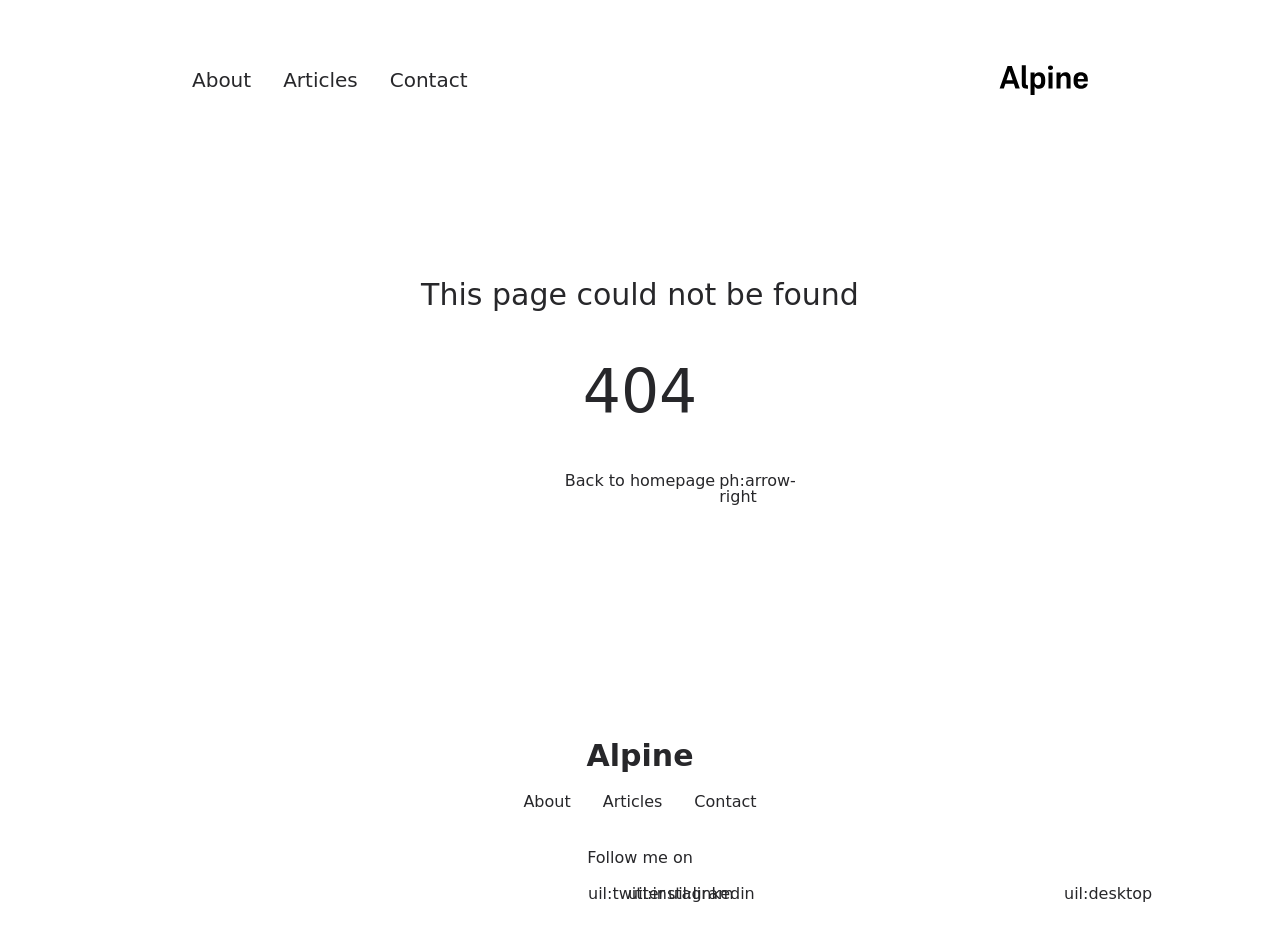
<file: 200.html>
<!DOCTYPE html>
<html  lang="en">
<head><meta charset="utf-8">
<meta name="viewport" content="width=device-width, initial-scale=1">
<link rel="stylesheet" href="/_nuxt/entry.1e890cc0.css">
<link rel="modulepreload" as="script" crossorigin href="/_nuxt/entry.67f90318.js">
<link rel="prefetch" as="style" href="/_nuxt/article.48a712b4.css">
<link rel="prefetch" as="style" href="/_nuxt/ProseA.baee409d.css">
<link rel="prefetch" as="script" crossorigin href="/_nuxt/article.ad06054e.js">
<link rel="prefetch" as="script" crossorigin href="/_nuxt/ProseA.9a2cef58.js">
<link rel="prefetch" as="script" crossorigin href="/_nuxt/date.824a539b.js">
<link rel="prefetch" as="script" crossorigin href="/_nuxt/default.c4cbc823.js">
<link rel="prefetch" as="script" crossorigin href="/_nuxt/page.d54fb820.js">
<link rel="prefetch" as="script" crossorigin href="/_nuxt/client-db.fe9b9498.js">
<link rel="prefetch" as="script" crossorigin href="/_nuxt/debug.d6771d18.js">
<link rel="prefetch" as="style" href="/_nuxt/useStudio.e78b9f8e.css">
<link rel="prefetch" as="script" crossorigin href="/_nuxt/useStudio.bc5e2376.js">
<link rel="prefetch" as="style" href="/_nuxt/error-404.7910d5ca.css">
<link rel="prefetch" as="script" crossorigin href="/_nuxt/error-404.fc2cbe5f.js">
<link rel="prefetch" as="style" href="/_nuxt/error-500.1db01289.css">
<link rel="prefetch" as="script" crossorigin href="/_nuxt/error-500.343d287d.js">
<script type="module" src="/_nuxt/entry.67f90318.js" crossorigin></script><style id="pinceau-runtime-hydratable">undefined</style><style id="pinceau-theme">@media { :root {--pinceau-mq: initial; --alpine-readableLine: 68ch;--alpine-backdrop-backgroundColor: #f4f4f5b3;--prose-code-inline-padding: 0.2rem 0.375rem 0.2rem 0.375rem;--prose-code-block-backdropFilter: contrast(1);--prose-code-block-border-style: solid;--prose-code-block-border-width: 1px;--prose-tbody-tr-borderBottom-style: dashed;--prose-tbody-tr-borderBottom-width: 1px;--prose-th-textAlign: inherit;--prose-thead-borderBottom-style: solid;--prose-thead-borderBottom-width: 1px;--prose-thead-border-style: solid;--prose-thead-border-width: 0px;--prose-table-textAlign: start;--prose-hr-width: 1px;--prose-hr-style: solid;--prose-li-listStylePosition: outside;--prose-ol-li-markerColor: currentColor;--prose-ol-paddingInlineStart: 21px;--prose-ol-listStyleType: decimal;--prose-ul-li-markerColor: currentColor;--prose-ul-paddingInlineStart: 21px;--prose-ul-listStyleType: disc;--prose-blockquote-border-style: solid;--prose-blockquote-border-width: 4px;--prose-blockquote-quotes: '201C' '201D' '2018' '2019';--prose-blockquote-paddingInlineStart: 24px;--prose-a-code-color-hover: currentColor;--prose-a-code-color-static: currentColor;--prose-a-hasCode-borderBottom: none;--prose-a-border-distance: 2px;--prose-a-border-color-hover: currentColor;--prose-a-border-color-static: currentColor;--prose-a-border-style-hover: solid;--prose-a-border-style-static: dashed;--prose-a-border-width: 1px;--prose-a-color-static: inherit;--prose-a-textDecoration: none;--prose-h6-margin: 3rem 0 2rem;--prose-h5-margin: 3rem 0 2rem;--prose-h4-margin: 3rem 0 2rem;--prose-h3-margin: 3rem 0 2rem;--prose-h2-margin: 3rem 0 2rem;--prose-h1-margin: 0 0 2rem;--prose-p-fontSize: 18px;--typography-lead-loose: 2;--typography-lead-relaxed: 1.625;--typography-lead-normal: 1.5;--typography-lead-snug: 1.375;--typography-lead-tight: 1.25;--typography-lead-none: 1;--typography-lead-10: 2.5rem;--typography-lead-9: 2.25rem;--typography-lead-8: 2rem;--typography-lead-7: 1.75rem;--typography-lead-6: 1.5rem;--typography-lead-5: 1.25rem;--typography-lead-4: 1rem;--typography-lead-3: .75rem;--typography-lead-2: .5rem;--typography-lead-1: .025rem;--typography-fontWeight-black: 900;--typography-fontWeight-extrabold: 800;--typography-fontWeight-bold: 700;--typography-fontWeight-semibold: 600;--typography-fontWeight-medium: 500;--typography-fontWeight-normal: 400;--typography-fontWeight-light: 300;--typography-fontWeight-extralight: 200;--typography-fontWeight-thin: 100;--typography-fontSize-9xl: 128px;--typography-fontSize-8xl: 96px;--typography-fontSize-7xl: 72px;--typography-fontSize-6xl: 60px;--typography-fontSize-5xl: 48px;--typography-fontSize-4xl: 36px;--typography-fontSize-3xl: 30px;--typography-fontSize-2xl: 24px;--typography-fontSize-xl: 20px;--typography-fontSize-lg: 18px;--typography-fontSize-base: 16px;--typography-fontSize-sm: 14px;--typography-fontSize-xs: 12px;--typography-letterSpacing-wide: 0.025em;--typography-letterSpacing-tight: -0.025em;--typography-verticalMargin-base: 24px;--typography-verticalMargin-sm: 16px;--elements-border-secondary-hover: [object Object];--elements-backdrop-background: #fffc;--elements-backdrop-filter: saturate(200%) blur(20px);--elements-container-maxWidth: 64rem;--lead-loose: 2;--lead-relaxed: 1.625;--lead-normal: 1.5;--lead-snug: 1.375;--lead-tight: 1.25;--lead-none: 1;--lead-10: 2.5rem;--lead-9: 2.25rem;--lead-8: 2rem;--lead-7: 1.75rem;--lead-6: 1.5rem;--lead-5: 1.25rem;--lead-4: 1rem;--lead-3: .75rem;--lead-2: .5rem;--lead-1: .025rem;--letterSpacing-widest: 0.1em;--letterSpacing-wider: 0.05em;--letterSpacing-wide: 0.025em;--letterSpacing-normal: 0em;--letterSpacing-tight: -0.025em;--letterSpacing-tighter: -0.05em;--fontSize-9xl: 8rem;--fontSize-8xl: 6rem;--fontSize-7xl: 4.5rem;--fontSize-6xl: 3.75rem;--fontSize-5xl: 3rem;--fontSize-4xl: 2.25rem;--fontSize-3xl: 1.875rem;--fontSize-2xl: 1.5rem;--fontSize-xl: 1.25rem;--fontSize-lg: 1.125rem;--fontSize-base: 1rem;--fontSize-sm: 0.875rem;--fontSize-xs: 0.75rem;--fontWeight-black: 900;--fontWeight-extrabold: 800;--fontWeight-bold: 700;--fontWeight-semibold: 600;--fontWeight-medium: 500;--fontWeight-normal: 400;--fontWeight-light: 300;--fontWeight-extralight: 200;--fontWeight-thin: 100;--font-mono: ui-monospace, SFMono-Regular, Menlo, Monaco, Consolas, Liberation Mono, Courier New, monospace;--font-serif: ui-serif, Georgia, Cambria, Times New Roman, Times, serif;--font-sans: ui-sans-serif, system-ui, -apple-system, BlinkMacSystemFont, Segoe UI, Roboto, Helvetica Neue, Arial, Noto Sans, sans-serif, Apple Color Emoji, Segoe UI Emoji, Segoe UI Symbol, Noto Color Emoji;--opacity-total: 1;--opacity-high: 0.8;--opacity-medium: 0.5;--opacity-soft: 0.3;--opacity-light: 0.15;--opacity-bright: 0.1;--opacity-noOpacity: 0;--borderWidth-lg: 3px;--borderWidth-md: 2px;--borderWidth-sm: 1px;--borderWidth-noBorder: 0;--space-rem-875: 0.875rem;--space-rem-625: 0.625rem;--space-rem-375: 0.375rem;--space-rem-125: 0.125rem;--space-px: 1px;--space-128: 32rem;--space-96: 24rem;--space-80: 20rem;--space-72: 18rem;--space-64: 16rem;--space-60: 15rem;--space-56: 14rem;--space-52: 13rem;--space-48: 12rem;--space-44: 11rem;--space-40: 10rem;--space-36: 9rem;--space-32: 8rem;--space-28: 7rem;--space-24: 6rem;--space-20: 5rem;--space-16: 4rem;--space-14: 3.5rem;--space-12: 3rem;--space-11: 2.75rem;--space-10: 2.5rem;--space-9: 2.25rem;--space-8: 2rem;--space-7: 1.75rem;--space-6: 1.5rem;--space-5: 1.25rem;--space-4: 1rem;--space-3: 0.75rem;--space-2: 0.5rem;--space-1: 0.25rem;--space-0: 0px;--size-full: 100%;--size-7xl: 80rem;--size-6xl: 72rem;--size-5xl: 64rem;--size-4xl: 56rem;--size-3xl: 48rem;--size-2xl: 42rem;--size-xl: 36rem;--size-lg: 32rem;--size-md: 28rem;--size-sm: 24rem;--size-xs: 20rem;--size-200: 200px;--size-104: 104px;--size-80: 80px;--size-64: 64px;--size-56: 56px;--size-48: 48px;--size-40: 40px;--size-32: 32px;--size-24: 24px;--size-20: 20px;--size-16: 16px;--size-12: 12px;--size-8: 8px;--size-6: 6px;--size-4: 4px;--size-2: 2px;--size-0: 0px;--radii-full: 9999px;--radii-3xl: 1.75rem;--radii-2xl: 1.5rem;--radii-xl: 1rem;--radii-lg: 0.75rem;--radii-md: 0.5rem;--radii-sm: 0.375rem;--radii-xs: 0.25rem;--radii-2xs: 0.125rem;--radii-none: 0px;--shadow-none: 0px 0px 0px 0px transparent;--shadow-lg: 0px 10px 15px -3px #000000, 0px 4px 6px -4px #000000;--shadow-md: 0px 4px 6px -1px #000000, 0px 2px 4px -2px #000000;--shadow-sm: 0px 1px 3px 0px #000000, 0px 1px 2px -1px #000000;--shadow-xs: 0px 1px 2px 0px #000000;--height-screen: 100vh;--width-screen: 100vw;--color-primary-900: #002e38;--color-primary-800: #005c70;--color-primary-700: #008aa9;--color-primary-600: #00b9e1;--color-primary-500: #1ad6ff;--color-primary-400: #40ddff;--color-primary-300: #66e4ff;--color-primary-200: #8deaff;--color-primary-100: #b3f1ff;--color-primary-50: #d9f8ff;--color-ruby-900: #380011;--color-ruby-800: #700021;--color-ruby-700: #a90032;--color-ruby-600: #e10043;--color-ruby-500: #ff1a5e;--color-ruby-400: #ff4079;--color-ruby-300: #ff6694;--color-ruby-200: #ff8dae;--color-ruby-100: #ffb3c9;--color-ruby-50: #ffd9e4;--color-pink-900: #380025;--color-pink-800: #70004b;--color-pink-700: #a90070;--color-pink-600: #e10095;--color-pink-500: #ff1ab2;--color-pink-400: #ff40bf;--color-pink-300: #ff66cc;--color-pink-200: #ff8dd8;--color-pink-100: #ffb3e5;--color-pink-50: #ffd9f2;--color-purple-900: #190038;--color-purple-800: #330070;--color-purple-700: #4c00a9;--color-purple-600: #6500e1;--color-purple-500: #811aff;--color-purple-400: #9640ff;--color-purple-300: #ab66ff;--color-purple-200: #c08dff;--color-purple-100: #d5b3ff;--color-purple-50: #ead9ff;--color-royalblue-900: #0b0531;--color-royalblue-800: #160a62;--color-royalblue-700: #211093;--color-royalblue-600: #2c15c4;--color-royalblue-500: #4127e8;--color-royalblue-400: #614bec;--color-royalblue-300: #806ff0;--color-royalblue-200: #a093f3;--color-royalblue-100: #c0b7f7;--color-royalblue-50: #dfdbfb;--color-indigoblue-900: #001238;--color-indigoblue-800: #002370;--color-indigoblue-700: #0035a9;--color-indigoblue-600: #0047e1;--color-indigoblue-500: #1a62ff;--color-indigoblue-400: #407cff;--color-indigoblue-300: #6696ff;--color-indigoblue-200: #8db0ff;--color-indigoblue-100: #b3cbff;--color-indigoblue-50: #d9e5ff;--color-blue-900: #002438;--color-blue-800: #004870;--color-blue-700: #006ca9;--color-blue-600: #0090e1;--color-blue-500: #1aadff;--color-blue-400: #40bbff;--color-blue-300: #66c8ff;--color-blue-200: #8dd6ff;--color-blue-100: #b3e4ff;--color-blue-50: #d9f1ff;--color-lightblue-900: #002e38;--color-lightblue-800: #005c70;--color-lightblue-700: #008aa9;--color-lightblue-600: #00b9e1;--color-lightblue-500: #1ad6ff;--color-lightblue-400: #40ddff;--color-lightblue-300: #66e4ff;--color-lightblue-200: #8deaff;--color-lightblue-100: #b3f1ff;--color-lightblue-50: #d9f8ff;--color-teal-900: #062a28;--color-teal-800: #0b544f;--color-teal-700: #117d77;--color-teal-600: #16a79e;--color-teal-500: #1cd1c6;--color-teal-400: #36e4da;--color-teal-300: #5fe9e1;--color-teal-200: #87efe9;--color-teal-100: #aff4f0;--color-teal-50: #d7faf8;--color-pear-900: #2a2b09;--color-pear-800: #545512;--color-pear-700: #7e801b;--color-pear-600: #a8aa24;--color-pear-500: #d0d32f;--color-pear-400: #d8da52;--color-pear-300: #e0e274;--color-pear-200: #e8e997;--color-pear-100: #eff0ba;--color-pear-50: #f7f8dc;--color-red-900: #380300;--color-red-800: #700700;--color-red-700: #a90a00;--color-red-600: #e10e00;--color-red-500: #ff281a;--color-red-400: #ff4c40;--color-red-300: #ff7066;--color-red-200: #ff948d;--color-red-100: #ffb7b3;--color-red-50: #ffdbd9;--color-orange-900: #381800;--color-orange-800: #702f00;--color-orange-700: #a94700;--color-orange-600: #e15e00;--color-orange-500: #ff7a1a;--color-orange-400: #ff9040;--color-orange-300: #ffa666;--color-orange-200: #ffbd8d;--color-orange-100: #ffd3b3;--color-orange-50: #ffe9d9;--color-yellow-900: #362b03;--color-yellow-800: #6d5605;--color-yellow-700: #a38108;--color-yellow-600: #daac0a;--color-yellow-500: #f5c828;--color-yellow-400: #f7d14c;--color-yellow-300: #f8da70;--color-yellow-200: #fae393;--color-yellow-100: #fcedb7;--color-yellow-50: #fdf6db;--color-green-900: #003f25;--color-green-800: #005e38;--color-green-700: #007e4a;--color-green-600: #009d5d;--color-green-500: #00bd6f;--color-green-400: #00dc82;--color-green-300: #30ffaa;--color-green-200: #83ffcc;--color-green-100: #acffdd;--color-green-50: #d6ffee;--color-gray-900: #18181B;--color-gray-800: #27272A;--color-gray-700: #3f3f46;--color-gray-600: #52525B;--color-gray-500: #71717A;--color-gray-400: #a1a1aa;--color-gray-300: #D4d4d8;--color-gray-200: #e4e4e7;--color-gray-100: #f4f4f5;--color-gray-50: #fafafa;--color-black: #0c0c0d;--color-white: #FFFFFF;--media-portrait: only screen and (orientation: portrait);--media-landscape: only screen and (orientation: landscape);--media-rm: (prefers-reduced-motion: reduce);--media-2xl: (min-width: 1536px);--media-xl: (min-width: 1280px);--media-lg: (min-width: 1024px);--media-md: (min-width: 768px);--media-sm: (min-width: 640px);--media-xs: (min-width: 475px);--alpine-body-color: var(--color-gray-800);--alpine-body-backgroundColor: var(--color-white);--prose-code-inline-fontWeight: var(--typography-fontWeight-normal);--prose-code-inline-fontSize: var(--typography-fontSize-sm);--prose-code-inline-borderRadius: var(--radii-xs);--prose-code-block-pre-padding: var(--typography-verticalMargin-sm);--prose-code-block-margin: var(--typography-verticalMargin-base) 0;--prose-code-block-fontSize: var(--typography-fontSize-sm);--prose-tbody-code-inline-fontSize: var(--typography-fontSize-sm);--prose-tbody-td-padding: var(--typography-verticalMargin-sm);--prose-th-fontWeight: var(--typography-fontWeight-semibold);--prose-th-padding: 0 var(--typography-verticalMargin-sm) var(--typography-verticalMargin-sm) var(--typography-verticalMargin-sm);--prose-table-lineHeight: var(--typography-lead-6);--prose-table-fontSize: var(--typography-fontSize-sm);--prose-table-margin: var(--typography-verticalMargin-base) 0;--prose-hr-margin: var(--typography-verticalMargin-base) 0;--prose-li-margin: var(--typography-verticalMargin-sm) 0;--prose-ol-margin: var(--typography-verticalMargin-base) 0;--prose-ul-margin: var(--typography-verticalMargin-base) 0;--prose-blockquote-margin: var(--typography-verticalMargin-base) 0;--prose-a-code-border-style: var(--prose-a-border-style-static);--prose-a-code-border-width: var(--prose-a-border-width);--prose-a-fontWeight: var(--typography-fontWeight-medium);--prose-img-margin: var(--typography-verticalMargin-base) 0;--prose-strong-fontWeight: var(--typography-fontWeight-semibold);--prose-h6-iconSize: var(--typography-fontSize-base);--prose-h6-fontWeight: var(--typography-fontWeight-semibold);--prose-h6-lineHeight: var(--typography-lead-normal);--prose-h6-fontSize: var(--typography-fontSize-lg);--prose-h5-iconSize: var(--typography-fontSize-lg);--prose-h5-fontWeight: var(--typography-fontWeight-semibold);--prose-h5-lineHeight: var(--typography-lead-snug);--prose-h5-fontSize: var(--typography-fontSize-xl);--prose-h4-iconSize: var(--typography-fontSize-lg);--prose-h4-letterSpacing: var(--typography-letterSpacing-tight);--prose-h4-fontWeight: var(--typography-fontWeight-semibold);--prose-h4-lineHeight: var(--typography-lead-snug);--prose-h4-fontSize: var(--typography-fontSize-2xl);--prose-h3-iconSize: var(--typography-fontSize-xl);--prose-h3-letterSpacing: var(--typography-letterSpacing-tight);--prose-h3-fontWeight: var(--typography-fontWeight-semibold);--prose-h3-lineHeight: var(--typography-lead-snug);--prose-h3-fontSize: var(--typography-fontSize-3xl);--prose-h2-iconSize: var(--typography-fontSize-2xl);--prose-h2-letterSpacing: var(--typography-letterSpacing-tight);--prose-h2-fontWeight: var(--typography-fontWeight-semibold);--prose-h2-lineHeight: var(--typography-lead-tight);--prose-h2-fontSize: var(--typography-fontSize-4xl);--prose-h1-iconSize: var(--typography-fontSize-3xl);--prose-h1-letterSpacing: var(--typography-letterSpacing-tight);--prose-h1-fontWeight: var(--typography-fontWeight-bold);--prose-h1-lineHeight: var(--typography-lead-tight);--prose-h1-fontSize: var(--typography-fontSize-5xl);--prose-p-br-margin: var(--typography-verticalMargin-base) 0 0 0;--prose-p-margin: var(--typography-verticalMargin-base) 0;--prose-p-lineHeight: var(--typography-lead-normal);--typography-color-primary-900: var(--color-primary-900);--typography-color-primary-800: var(--color-primary-800);--typography-color-primary-700: var(--color-primary-700);--typography-color-primary-600: var(--color-primary-600);--typography-color-primary-500: var(--color-primary-500);--typography-color-primary-400: var(--color-primary-400);--typography-color-primary-300: var(--color-primary-300);--typography-color-primary-200: var(--color-primary-200);--typography-color-primary-100: var(--color-primary-100);--typography-color-primary-50: var(--color-primary-50);--typography-font-code: var(--font-mono);--typography-font-body: var(--font-sans);--typography-font-display: var(--font-sans);--typography-body-backgroundColor: var(--color-white);--typography-body-color: var(--color-black);--elements-state-danger-borderColor-secondary: var(--color-red-200);--elements-state-danger-borderColor-primary: var(--color-red-100);--elements-state-danger-backgroundColor-secondary: var(--color-red-100);--elements-state-danger-backgroundColor-primary: var(--color-red-50);--elements-state-danger-color-secondary: var(--color-red-600);--elements-state-danger-color-primary: var(--color-red-500);--elements-state-warning-borderColor-secondary: var(--color-yellow-200);--elements-state-warning-borderColor-primary: var(--color-yellow-100);--elements-state-warning-backgroundColor-secondary: var(--color-yellow-100);--elements-state-warning-backgroundColor-primary: var(--color-yellow-50);--elements-state-warning-color-secondary: var(--color-yellow-700);--elements-state-warning-color-primary: var(--color-yellow-600);--elements-state-success-borderColor-secondary: var(--color-green-200);--elements-state-success-borderColor-primary: var(--color-green-100);--elements-state-success-backgroundColor-secondary: var(--color-green-100);--elements-state-success-backgroundColor-primary: var(--color-green-50);--elements-state-success-color-secondary: var(--color-green-600);--elements-state-success-color-primary: var(--color-green-500);--elements-state-info-borderColor-secondary: var(--color-blue-200);--elements-state-info-borderColor-primary: var(--color-blue-100);--elements-state-info-backgroundColor-secondary: var(--color-blue-100);--elements-state-info-backgroundColor-primary: var(--color-blue-50);--elements-state-info-color-secondary: var(--color-blue-600);--elements-state-info-color-primary: var(--color-blue-500);--elements-state-primary-borderColor-secondary: var(--color-primary-200);--elements-state-primary-borderColor-primary: var(--color-primary-100);--elements-state-primary-backgroundColor-secondary: var(--color-primary-100);--elements-state-primary-backgroundColor-primary: var(--color-primary-50);--elements-state-primary-color-secondary: var(--color-primary-700);--elements-state-primary-color-primary: var(--color-primary-600);--elements-surface-secondary-backgroundColor: var(--color-gray-200);--elements-surface-primary-backgroundColor: var(--color-gray-100);--elements-surface-background-base: var(--color-gray-100);--elements-border-secondary-static: var(--color-gray-200);--elements-border-primary-hover: var(--color-gray-200);--elements-border-primary-static: var(--color-gray-100);--elements-container-padding-md: var(--space-16);--elements-container-padding-sm: var(--space-12);--elements-container-padding-xs: var(--space-8);--elements-container-padding-mobile: var(--space-6);--elements-text-secondary-color-hover: var(--color-gray-700);--elements-text-secondary-color-static: var(--color-gray-500);--elements-text-primary-color-static: var(--color-gray-900);--text-6xl-lineHeight: var(--lead-none);--text-6xl-fontSize: var(--fontSize-6xl);--text-5xl-lineHeight: var(--lead-none);--text-5xl-fontSize: var(--fontSize-5xl);--text-4xl-lineHeight: var(--lead-10);--text-4xl-fontSize: var(--fontSize-4xl);--text-3xl-lineHeight: var(--lead-9);--text-3xl-fontSize: var(--fontSize-3xl);--text-2xl-lineHeight: var(--lead-8);--text-2xl-fontSize: var(--fontSize-2xl);--text-xl-lineHeight: var(--lead-7);--text-xl-fontSize: var(--fontSize-xl);--text-lg-lineHeight: var(--lead-7);--text-lg-fontSize: var(--fontSize-lg);--text-base-lineHeight: var(--lead-6);--text-base-fontSize: var(--fontSize-base);--text-sm-lineHeight: var(--lead-5);--text-sm-fontSize: var(--fontSize-sm);--text-xs-lineHeight: var(--lead-4);--text-xs-fontSize: var(--fontSize-xs);--shadow-2xl: 0px 25px 50px -12px var(--color-gray-900);--shadow-xl: 0px 20px 25px -5px var(--color-gray-400), 0px 8px 10px -6px #000000;--color-secondary-900: var(--color-gray-900);--color-secondary-800: var(--color-gray-800);--color-secondary-700: var(--color-gray-700);--color-secondary-600: var(--color-gray-600);--color-secondary-500: var(--color-gray-500);--color-secondary-400: var(--color-gray-400);--color-secondary-300: var(--color-gray-300);--color-secondary-200: var(--color-gray-200);--color-secondary-100: var(--color-gray-100);--color-secondary-50: var(--color-gray-50);--prose-a-code-background-hover: var(--typography-color-primary-50);--prose-a-code-border-color-hover: var(--typography-color-primary-500);--prose-a-color-hover: var(--typography-color-primary-500);--typography-color-secondary-900: var(--color-secondary-900);--typography-color-secondary-800: var(--color-secondary-800);--typography-color-secondary-700: var(--color-secondary-700);--typography-color-secondary-600: var(--color-secondary-600);--typography-color-secondary-500: var(--color-secondary-500);--typography-color-secondary-400: var(--color-secondary-400);--typography-color-secondary-300: var(--color-secondary-300);--typography-color-secondary-200: var(--color-secondary-200);--typography-color-secondary-100: var(--color-secondary-100);--typography-color-secondary-50: var(--color-secondary-50);--prose-code-inline-backgroundColor: var(--typography-color-secondary-100);--prose-code-inline-color: var(--typography-color-secondary-700);--prose-code-block-backgroundColor: var(--typography-color-secondary-100);--prose-code-block-color: var(--typography-color-secondary-700);--prose-code-block-border-color: var(--typography-color-secondary-200);--prose-tbody-tr-borderBottom-color: var(--typography-color-secondary-200);--prose-th-color: var(--typography-color-secondary-600);--prose-thead-borderBottom-color: var(--typography-color-secondary-200);--prose-thead-border-color: var(--typography-color-secondary-300);--prose-hr-color: var(--typography-color-secondary-200);--prose-blockquote-border-color: var(--typography-color-secondary-200);--prose-blockquote-color: var(--typography-color-secondary-500);--prose-a-code-border-color-static: var(--typography-color-secondary-400); } }@media { :root.dark {--pinceau-mq: dark; --alpine-backdrop-backgroundColor: #18181bb3;--prose-code-block-backdropFilter: contrast(1);--prose-ol-li-markerColor: currentColor;--prose-ul-li-markerColor: currentColor;--prose-a-code-color-hover: currentColor;--prose-a-code-color-static: currentColor;--prose-a-border-color-hover: currentColor;--prose-a-border-color-static: currentColor;--prose-a-color-static: inherit;--elements-backdrop-background: #0c0d0ccc;--alpine-body-color: var(--color-gray-200);--alpine-body-backgroundColor: var(--color-black);--typography-body-backgroundColor: var(--color-black);--typography-body-color: var(--color-white);--elements-state-danger-borderColor-secondary: var(--color-red-700);--elements-state-danger-borderColor-primary: var(--color-red-800);--elements-state-danger-backgroundColor-secondary: var(--color-red-800);--elements-state-danger-backgroundColor-primary: var(--color-red-900);--elements-state-danger-color-secondary: var(--color-red-200);--elements-state-danger-color-primary: var(--color-red-300);--elements-state-warning-borderColor-secondary: var(--color-yellow-700);--elements-state-warning-borderColor-primary: var(--color-yellow-800);--elements-state-warning-backgroundColor-secondary: var(--color-yellow-800);--elements-state-warning-backgroundColor-primary: var(--color-yellow-900);--elements-state-warning-color-secondary: var(--color-yellow-200);--elements-state-warning-color-primary: var(--color-yellow-400);--elements-state-success-borderColor-secondary: var(--color-green-700);--elements-state-success-borderColor-primary: var(--color-green-800);--elements-state-success-backgroundColor-secondary: var(--color-green-800);--elements-state-success-backgroundColor-primary: var(--color-green-900);--elements-state-success-color-secondary: var(--color-green-200);--elements-state-success-color-primary: var(--color-green-400);--elements-state-info-borderColor-secondary: var(--color-blue-700);--elements-state-info-borderColor-primary: var(--color-blue-800);--elements-state-info-backgroundColor-secondary: var(--color-blue-800);--elements-state-info-backgroundColor-primary: var(--color-blue-900);--elements-state-info-color-secondary: var(--color-blue-200);--elements-state-info-color-primary: var(--color-blue-400);--elements-state-primary-borderColor-secondary: var(--color-primary-700);--elements-state-primary-borderColor-primary: var(--color-primary-800);--elements-state-primary-backgroundColor-secondary: var(--color-primary-800);--elements-state-primary-backgroundColor-primary: var(--color-primary-900);--elements-state-primary-color-secondary: var(--color-primary-200);--elements-state-primary-color-primary: var(--color-primary-400);--elements-surface-secondary-backgroundColor: var(--color-gray-800);--elements-surface-primary-backgroundColor: var(--color-gray-900);--elements-surface-background-base: var(--color-gray-900);--elements-border-secondary-static: var(--color-gray-800);--elements-border-primary-hover: var(--color-gray-800);--elements-border-primary-static: var(--color-gray-900);--elements-text-secondary-color-hover: var(--color-gray-200);--elements-text-secondary-color-static: var(--color-gray-400);--elements-text-primary-color-static: var(--color-gray-50);--prose-a-code-background-hover: var(--typography-color-primary-900);--prose-a-code-border-color-hover: var(--typography-color-primary-600);--prose-a-color-hover: var(--typography-color-primary-400);--prose-code-inline-backgroundColor: var(--typography-color-secondary-800);--prose-code-inline-color: var(--typography-color-secondary-200);--prose-code-block-backgroundColor: var(--typography-color-secondary-900);--prose-code-block-color: var(--typography-color-secondary-200);--prose-code-block-border-color: var(--typography-color-secondary-800);--prose-tbody-tr-borderBottom-color: var(--typography-color-secondary-800);--prose-th-color: var(--typography-color-secondary-400);--prose-thead-borderBottom-color: var(--typography-color-secondary-800);--prose-thead-border-color: var(--typography-color-secondary-600);--prose-hr-color: var(--typography-color-secondary-800);--prose-blockquote-border-color: var(--typography-color-secondary-700);--prose-blockquote-color: var(--typography-color-secondary-400);--prose-a-code-border-color-static: var(--typography-color-secondary-600); } }</style><script>"use strict";(()=>{const a=window,e=document.documentElement,m=["dark","light"],c=window&&window.localStorage&&window.localStorage.getItem&&window.localStorage.getItem("nuxt-color-mode")||"system";let n=c==="system"?d():c;const l=e.getAttribute("data-color-mode-forced");l&&(n=l),i(n),a["__NUXT_COLOR_MODE__"]={preference:c,value:n,getColorScheme:d,addColorScheme:i,removeColorScheme:f};function i(o){const t=""+o+"",s="";e.classList?e.classList.add(t):e.className+=" "+t,s&&e.setAttribute("data-"+s,o)}function f(o){const t=""+o+"",s="";e.classList?e.classList.remove(t):e.className=e.className.replace(new RegExp(t,"g"),""),s&&e.removeAttribute("data-"+s)}function r(o){return a.matchMedia("(prefers-color-scheme"+o+")")}function d(){if(a.matchMedia&&r("").media!=="not all"){for(const o of m)if(r(":"+o).matches)return o}return"light"}})();
</script></head>
<body ><div id="__nuxt"></div><script type="application/json" id="__NUXT_DATA__" data-ssr="false">[{"_errors":1,"serverRendered":2,"data":3,"state":4},{},false,{},{}]</script>
<script>window.__NUXT__={};window.__NUXT__.config={public:{FORMSPREE_URL:"",plausible:{hashMode:false,trackLocalhost:false,domain:"",apiHost:"https://plausible.io",autoPageviews:true,autoOutboundTracking:false},studio:{apiURL:"https://api.nuxt.studio"},mdc:{components:{prose:true,map:{p:"prose-p",a:"prose-a",blockquote:"prose-blockquote","code-inline":"prose-code-inline",code:"ProseCodeInline",em:"prose-em",h1:"prose-h1",h2:"prose-h2",h3:"prose-h3",h4:"prose-h4",h5:"prose-h5",h6:"prose-h6",hr:"prose-hr",img:"prose-img",ul:"prose-ul",ol:"prose-ol",li:"prose-li",strong:"prose-strong",table:"prose-table",thead:"prose-thead",tbody:"prose-tbody",td:"prose-td",th:"prose-th",tr:"prose-tr"}},headings:{anchorLinks:{h1:false,h2:true,h3:true,h4:true,h5:false,h6:false}}},content:{locales:[],defaultLocale:"",integrity:1701079871773,experimental:{stripQueryParameters:false,advanceQuery:false,clientDB:false},respectPathCase:false,api:{baseURL:"/api/_content"},navigation:{fields:["navTitle","layout"]},tags:{p:"prose-p",a:"prose-a",blockquote:"prose-blockquote","code-inline":"prose-code-inline",code:"ProseCodeInline",em:"prose-em",h1:"prose-h1",h2:"prose-h2",h3:"prose-h3",h4:"prose-h4",h5:"prose-h5",h6:"prose-h6",hr:"prose-hr",img:"prose-img",ul:"prose-ul",ol:"prose-ol",li:"prose-li",strong:"prose-strong",table:"prose-table",thead:"prose-thead",tbody:"prose-tbody",td:"prose-td",th:"prose-th",tr:"prose-tr"},highlight:{theme:{default:"github-light",dark:"github-dark"},preload:["json","js","ts","html","css","vue","diff","shell","markdown","yaml","bash","ini","c","cpp"]},wsUrl:"",documentDriven:{page:true,navigation:true,surround:true,globals:{},layoutFallbacks:["theme"],injectPage:true},host:"",trailingSlash:false,search:"",contentHead:true,anchorLinks:{depth:4,exclude:[1]}}},app:{baseURL:"/",buildAssetsDir:"/_nuxt/",cdnURL:""}}</script></body>
</html>
</file>
<file: _nuxt/entry.1e890cc0.css>
body{background-color:var(--alpine-body-backgroundColor);color:var(--alpine-body-color)}.light-img{display:block}.dark-img{display:none}@media (prefers-color-scheme:dark){html:not(.light) .dark-img{display:block}html:not(.light) .light-img{display:none}}html.dark .dark-img{display:block}html.dark .light-img{display:none}html{-webkit-font-smoothing:antialiased;-moz-osx-font-smoothing:grayscale}.sr-only{clip:rect(0,0,0,0)!important;border:0!important;height:1px!important;margin:-1px!important;overflow:hidden!important;padding:0!important;position:absolute!important;white-space:nowrap!important;width:1px!important}*,:after,:before{border:0 solid #e5e7eb;box-sizing:border-box}html{-webkit-text-size-adjust:100%;font-family:ui-sans-serif,system-ui,-apple-system,BlinkMacSystemFont,Segoe UI,Roboto,Helvetica Neue,Arial,Noto Sans,sans-serif,Apple Color Emoji,Segoe UI Emoji,Segoe UI Symbol,Noto Color Emoji;line-height:1.5;-moz-tab-size:4;-o-tab-size:4;tab-size:4}body{line-height:inherit;margin:0}hr{border-top-width:1px;color:inherit;height:0}abbr:where([title]){-webkit-text-decoration:underline dotted;text-decoration:underline dotted}h1,h2,h3,h4,h5,h6{font-size:inherit;font-weight:inherit}a{color:inherit;text-decoration:inherit}b,strong{font-weight:bolder}code,kbd,pre,samp{font-family:ui-monospace,SFMono-Regular,Menlo,Monaco,Consolas,Liberation Mono,Courier New,monospace;font-size:1em}small{font-size:80%}sub,sup{font-size:75%;line-height:0;position:relative;vertical-align:baseline}sub{bottom:-.25em}sup{top:-.5em}table{border-collapse:collapse;border-color:inherit;text-indent:0}button,input,optgroup,select,textarea{color:inherit;font-family:inherit;font-size:100%;font-weight:inherit;line-height:inherit;margin:0;padding:0}button,select{text-transform:none}[type=button],[type=reset],[type=submit],button{-webkit-appearance:button;background-color:transparent;background-image:none}:-moz-focusring{outline:auto}:-moz-ui-invalid{box-shadow:none}progress{vertical-align:baseline}::-webkit-inner-spin-button,::-webkit-outer-spin-button{height:auto}[type=search]{-webkit-appearance:textfield;outline-offset:-2px}::-webkit-search-decoration{-webkit-appearance:none}::-webkit-file-upload-button{-webkit-appearance:button;font:inherit}summary{display:list-item}blockquote,dd,dl,figure,h1,h2,h3,h4,h5,h6,hr,p,pre{margin:0}fieldset{margin:0}fieldset,legend{padding:0}menu,ol,ul{list-style:none;margin:0;padding:0}textarea{resize:vertical}input::-moz-placeholder,textarea::-moz-placeholder{color:#9ca3af;opacity:1}input::placeholder,textarea::placeholder{color:#9ca3af;opacity:1}[role=button],button{cursor:pointer}:disabled{cursor:default}audio,canvas,embed,iframe,img,object,svg,video{display:block;vertical-align:middle}img,video{height:auto;max-width:100%}[hidden]{display:none}.nuxt-progress{background:repeating-linear-gradient(90deg,#00dc82 0,#34cdfe 50%,#0047e1);left:0;opacity:1;position:fixed;right:0;top:0;transition:width .1s,height .4s,opacity .4s;width:0;z-index:999999}nav ul[data-v-b1242ced]{display:flex;flex-direction:column;gap:var(--space-4);justify-content:center;width:100%}@media (min-width:640px){nav ul[data-v-b1242ced]{flex-direction:row;gap:var(--space-8)}}nav ul a[data-v-b1242ced]{position:relative}nav ul a.router-link-active[data-v-b1242ced]{color:var(--color-primary-500)}nav ul a .underline-fx[data-v-b1242ced]{background-color:currentColor;bottom:-4px;height:1px;position:absolute;transition:width .2s ease-in-out;width:0}a:hover :is(nav ul a .underline-fx[data-v-b1242ced]):is(nav ul a .underline-fx[data-v-b1242ced]){width:100%}header[data-v-e970d863]{--header-padding:var(--space-16);--logo-height:var(--space-8);align-items:center;display:grid;gap:var(--space-4);grid-template-columns:repeat(12,minmax(0,1fr));padding-bottom:var(--header-padding);padding-top:var(--header-padding);position:relative}header .menu[data-v-e970d863]{display:flex;position:absolute}header .menu[data-v-e970d863] :hover{color:var(--color-primary-500)}.left :is(header .menu[data-v-e970d863]):is(header .menu[data-v-e970d863]){right:0}@media (min-width:640px){header .menu[data-v-e970d863]{display:none}}header .overlay[data-v-e970d863]{-webkit-backdrop-filter:blur(20px);backdrop-filter:blur(20px);background-color:var(--alpine-backdrop-backgroundColor);border:1px solid var(--color-gray-200);border-radius:var(--radii-md);font-size:var(--text-lg-fontSize);font-weight:var(--fontWeight-medium);line-height:var(--text-lg-lineHeight);padding:var(--space-6);padding-right:var(--space-24);perspective:2000px;position:absolute;top:calc(var(--header-padding) + var(--logo-height) + var(--space-2));transform-origin:top;transition:all .25s;will-change:opacity,transform}header .overlay[data-v-e970d863]:not(.show){opacity:0;transform:translateY(-10px) rotateY(-8deg) rotateX(-20deg)}.left :is(header .overlay[data-v-e970d863]:not(.show)):is(header .overlay[data-v-e970d863]:not(.show)){transform:translateY(-10px) rotateY(8deg) rotateX(-20deg)}header .overlay[data-v-e970d863]:not(.show){pointer-events:none}.left :is(header .overlay[data-v-e970d863]):is(header .overlay[data-v-e970d863]){padding:var(--space-6);padding-left:var(--space-16);right:0;text-align:right}@media (min-width:640px){header .overlay[data-v-e970d863]{display:none}}:root.dark header .overlay[data-v-e970d863]{border-color:var(--color-gray-800)}header .logo[data-v-e970d863]{display:flex;grid-column:span 12/span 12;height:var(--logo-height)}header .logo a[data-v-e970d863]{display:flex}.center :is(header .logo[data-v-e970d863]):is(header .logo[data-v-e970d863]){grid-column:span 12/span 12;justify-content:center}.right :is(header .logo[data-v-e970d863]):is(header .logo[data-v-e970d863]){justify-content:flex-end}@media (min-width:640px){header .logo[data-v-e970d863]{grid-column:span 4/span 4;grid-column-start:auto}.right :is(header .logo[data-v-e970d863]):is(header .logo[data-v-e970d863]){order:2}}header .logo .fallback[data-v-e970d863]{font-size:var(--text-2xl-fontSize);font-weight:var(--fontWeight-semibold);line-height:var(--text-2xl-lineHeight)}header .main-nav[data-v-e970d863]{display:none}@media (min-width:640px){header .main-nav[data-v-e970d863]{display:flex;font-size:var(--text-xl-fontSize);font-weight:var(--fontWeight-medium);grid-column:span 8/span 8;line-height:var(--text-xl-lineHeight)}.center :is(header .main-nav[data-v-e970d863]):is(header .main-nav[data-v-e970d863]){grid-column:span 12/span 12;justify-content:center}.right :is(header .main-nav[data-v-e970d863]):is(header .main-nav[data-v-e970d863]){justify-content:flex-start}.left :is(header .main-nav[data-v-e970d863]):is(header .main-nav[data-v-e970d863]){justify-content:flex-end}}.icon[data-v-121c6e7d]{display:inline-block;vertical-align:middle}a[data-v-83c07440]{--social-icon-size:24px;display:flex;height:24px;height:var(--social-icon-size);width:24px;width:var(--social-icon-size)}a[data-v-83c07440] :hover{color:var(--color-primary-500)}a svg[data-v-83c07440]{height:100%;width:100%}button[data-v-1aa83e18]{--color-mode-switcher-size:24px;display:flex;height:24px;height:var(--color-mode-switcher-size);width:24px;width:var(--color-mode-switcher-size)}button[data-v-1aa83e18] :hover{color:var(--color-primary-500)}button svg[data-v-1aa83e18]{height:100%;width:100%}footer[data-v-9902e267]{align-items:center;display:flex;flex-direction:column;margin-top:var(--space-24);padding-bottom:var(--space-8);padding-top:var(--space-8)}footer.left[data-v-9902e267]{align-items:flex-start}footer.right[data-v-9902e267]{align-items:flex-end}@media (min-width:768px){footer[data-v-9902e267]{min-height:var(--space-36)}}footer .credits[data-v-9902e267]{font-size:var(--text-3xl-fontSize);font-weight:var(--fontWeight-bold);line-height:var(--text-3xl-lineHeight);margin-bottom:var(--space-4)}footer .navigation[data-v-9902e267]{display:none}@media (min-width:640px){footer .navigation[data-v-9902e267]{display:flex;font-size:var(--text-base-fontSize);font-weight:var(--fontWeight-medium);line-height:var(--text-base-lineHeight);margin-bottom:var(--space-8)}}footer .message[data-v-9902e267]{margin-bottom:var(--space-4);text-align:center}footer .icons[data-v-9902e267]{display:grid;gap:var(--space-4);grid-template-columns:repeat(12,minmax(0,1fr));width:100%}.left :is(footer .icons[data-v-9902e267]):is(footer .icons[data-v-9902e267]){align-items:center;display:flex;justify-content:space-between}.right :is(footer .icons[data-v-9902e267]):is(footer .icons[data-v-9902e267]){align-items:center;display:flex;flex-direction:row-reverse;justify-content:space-between}footer .icons .social[data-v-9902e267]{display:flex;gap:var(--space-4);grid-column:span 12/span 12;justify-content:center}@media (min-width:475px){footer .icons .social[data-v-9902e267]{grid-column:span 4/span 4;grid-column-start:5}}footer .icons .color-mode-switch[data-v-9902e267]{display:flex;grid-column:span 12/span 12;justify-content:center}@media (min-width:475px){footer .icons .color-mode-switch[data-v-9902e267]{grid-column:span 2/span 2;grid-column-start:11;justify-content:flex-end}}.container[data-v-89ccd14e]{margin-inline-end:auto;margin-inline-start:auto;width:100%}.app-layout[data-v-dfb61b5f]{min-width:var(--size-xs)}html{font-family:var(--font-sans)}
</file>
<file: _nuxt/DocumentDrivenNotFound.f5670325.css>
section[data-v-fe3f6278]{align-items:center;display:flex;flex-direction:column;justify-content:center;min-height:50vh}section .message[data-v-fe3f6278]{font-size:var(--text-3xl-fontSize);font-weight:var(--fontWeight-medium);line-height:var(--text-3xl-lineHeight)}section .status[data-v-fe3f6278]{font-size:var(--text-6xl-fontSize);line-height:var(--text-6xl-lineHeight);margin-bottom:var(--space-12);margin-top:var(--space-12)}section a[data-v-fe3f6278]{align-items:center;display:flex;position:relative}section a .icon[data-v-fe3f6278]{height:var(--space-5);position:absolute;right:calc(0px - var(--space-1));transform:translate(100%);width:var(--space-5)}
</file>
<file: _nuxt/Hero.067c2d2d.css>
.hero .layout[data-v-c6af9046]{display:grid;gap:var(--space-8);grid-template-columns:repeat(1,minmax(0,1fr))}@media (min-width:1024px){.hero .layout[data-v-c6af9046]{grid-template-columns:repeat(2,minmax(0,1fr))}}.hero .layout .title[data-v-c6af9046]{font-size:var(--text-4xl-fontSize);font-weight:var(--fontWeight-bold);line-height:var(--text-4xl-lineHeight)}.hero .layout .description[data-v-c6af9046]{font-size:var(--text-xl-fontSize);line-height:var(--text-xl-lineHeight);margin-top:var(--space-3)}.hero .layout img[data-v-c6af9046]{aspect-ratio:16/9;border-radius:var(--radii-md);-o-object-fit:cover;object-fit:cover;width:100%}.hero .layout img.left[data-v-c6af9046]{order:-1}
</file>
<file: _nuxt/ProseUl.0edd7272.css>
ul[data-v-5feda7b5]{font-family:var(--typography-font-body);list-style-type:var(--prose-ul-listStyleType);margin:var(--prose-ul-margin);padding-inline-start:var(--prose-ul-paddingInlineStart)}ul[data-v-5feda7b5]>li::marker{color:var(--prose-ul-li-markerColor)}ul[data-v-5feda7b5]>li ol,ul[data-v-5feda7b5]>li ul{margin:0}
</file>
<file: _nuxt/ProseLi.a0b5f8a8.css>
li[data-v-996e086c]{font-family:var(--typography-font-body);list-style-position:var(--prose-li-listStylePosition);margin:var(--prose-li-margin)}
</file>
<file: _nuxt/ProseA.baee409d.css>
a[data-v-af1c0c3b]{border-bottom:var(--prose-a-border-width) var(--prose-a-border-style-static) var(--prose-a-border-color-static);color:var(--prose-a-color-static);font-family:var(--typography-font-body);font-weight:var(--prose-a-fontWeight);padding-bottom:var(--prose-a-border-distance);-webkit-text-decoration:var(--prose-a-textDecoration);text-decoration:var(--prose-a-textDecoration)}a[data-v-af1c0c3b]:hover{border-color:var(--prose-a-border-color-hover);border-style:var(--prose-a-border-style-hover);color:var(--prose-a-color-hover)}a[data-v-af1c0c3b]:has(img){border-width:0}a[data-v-af1c0c3b]:has(code){border-bottom:var(--prose-a-hasCode-borderBottom)}a[data-v-af1c0c3b]:has(code) code{border-color:var(--prose-a-code-border-color-static);border-style:var(--prose-a-code-border-style);border-width:var(--prose-a-code-border-width);color:var(--prose-a-code-color-static)}a[data-v-af1c0c3b]:has(code):hover{border-bottom:var(--prose-a-hasCode-borderBottom)}a[data-v-af1c0c3b]:has(code):hover code{background-color:var(--prose-a-code-background-hover);border-color:var(--prose-a-code-border-color-hover);color:var(--prose-a-code-color-hover)}
</file>
<file: _nuxt/ProseStrong.b01d4b3b.css>
strong[data-v-9d7bd52e]{font-family:var(--typography-font-body);font-weight:var(--prose-strong-fontWeight)}
</file>
<file: _nuxt/ProseP.b99f89cd.css>
p[data-v-63bfa697]{font-family:var(--typography-font-body);font-size:var(--prose-p-fontSize);line-height:var(--prose-p-lineHeight);margin:var(--prose-p-margin)}p[data-v-63bfa697] br{content:"";display:block;margin:var(--prose-p-br-margin)}
</file>
<file: _nuxt/Gallery.cbf6ded7.css>
.gallery .layout[data-v-be78bbe5]{--cols:1;display:grid;gap:var(--space-8);grid-template-columns:repeat(1,minmax(0,1fr));grid-template-columns:repeat(var(--cols),minmax(0,1fr));margin-bottom:var(--space-16);margin-top:var(--space-16)}@media (min-width:768px){.gallery .layout[data-v-be78bbe5]{--cols:var(---6-li-cols)}}.gallery .layout img[data-v-be78bbe5]{aspect-ratio:16/9;border-radius:var(--radii-md);-o-object-fit:cover;object-fit:cover;width:100%}
</file>
<file: _nuxt/article.48a712b4.css>
article[data-v-28021b3f]{margin-left:auto;margin-right:auto;max-width:var(--alpine-readableLine);padding-bottom:var(--space-4);padding-top:var(--space-4)}@media (min-width:640px){article[data-v-28021b3f]{padding-bottom:var(--space-12);padding-top:var(--space-12)}}article .back[data-v-28021b3f]{align-items:center;border-bottom:1px solid var(--elements-border-secondary-static);display:inline-flex;font-size:var(--text-lg-fontSize)}article .back[data-v-28021b3f] svg{height:var(--size-16);margin-right:var(--space-2);width:var(--size-16)}article header[data-v-28021b3f]{margin-bottom:var(--space-12);margin-top:var(--space-16)}article .title[data-v-28021b3f]{font-size:var(--text-5xl-fontSize);font-weight:var(--fontWeight-semibold);line-height:var(--text-5xl-lineHeight);margin-bottom:var(--space-4)}article time[data-v-28021b3f]{color:var(--elements-text-secondary-color-static)}article .prose .back-to-top[data-v-28021b3f]{align-items:center;display:flex;justify-content:flex-end;width:100%}article .prose .back-to-top a[data-v-28021b3f]{cursor:pointer;font-size:var(--text-lg-fontSize)}article .prose[data-v-28021b3f] h1{display:none}
</file>
<file: _nuxt/useStudio.e78b9f8e.css>
body.__preview_enabled{padding-bottom:50px}#__nuxt_preview[data-v-93f16734]{align-items:center;-webkit-backdrop-filter:blur(20px);backdrop-filter:blur(20px);background:hsla(0,0%,100%,.3);border-top:1px solid #eee;bottom:-60px;color:#000;display:flex;font-family:Helvetica,sans-serif;font-size:16px;font-weight:500;gap:10px;height:50px;justify-content:center;left:0;position:fixed;right:0;transition:bottom .3s ease-in-out;z-index:10000}#__nuxt_preview.__preview_ready[data-v-93f16734]{bottom:0}#__preview_background[data-v-93f16734]{-webkit-backdrop-filter:blur(8px);backdrop-filter:blur(8px);background:hsla(0,0%,100%,.3);height:100vh;left:0;position:fixed;top:0;width:100vw;z-index:9000}#__preview_loader[data-v-93f16734]{align-items:center;color:#000;display:flex;flex-direction:column;font-family:system-ui,-apple-system,BlinkMacSystemFont,Segoe UI,Roboto,Oxygen,Ubuntu,Cantarell,Open Sans,Helvetica Neue,sans-serif;font-size:1.4rem;gap:8px;left:50%;position:fixed;top:50%;transform:translate(-50%,-50%);z-index:9500}#__preview_loader p[data-v-93f16734]{margin:10px 0}.dark #__preview_background[data-v-93f16734],.dark-mode #__preview_background[data-v-93f16734]{background:rgba(0,0,0,.3)}.dark #__preview_loader[data-v-93f16734],.dark-mode #__preview_loader[data-v-93f16734]{color:#fff}.preview-loading-enter-active[data-v-93f16734],.preview-loading-leave-active[data-v-93f16734]{transition:opacity .4s}.preview-loading-enter[data-v-93f16734],.preview-loading-leave-to[data-v-93f16734]{opacity:0}#__preview_loading_icon[data-v-93f16734]{animation:spin-93f16734 1s linear infinite}.dark #__nuxt_preview[data-v-93f16734],.dark-mode #__nuxt_preview[data-v-93f16734]{background:rgba(0,0,0,.3);border-top:1px solid #111;color:#fff}#__nuxt_preview svg[data-v-93f16734]{color:#000;display:inline-block;height:30px;width:30px}.dark #__nuxt_preview svg[data-v-93f16734],.dark-mode #__nuxt_preview svg[data-v-93f16734]{color:#fff}button[data-v-93f16734]{background:transparent;border:1px solid rgba(0,0,0,.2);border-radius:3px;box-shadow:none;color:#000c;cursor:pointer;display:inline-block;font-size:14px;font-weight:400;line-height:1rem;margin:0;padding:4px 10px;text-align:center;transition:none;width:auto}button[data-v-93f16734]:hover{border-color:#0006;color:#000000e6}.dark button[data-v-93f16734],.dark-mode button[data-v-93f16734]{border-color:#fff3;color:#d3d3d3}.dark button[data-v-93f16734]:hover,.dark-mode button[data-v-93f16734]:hover{border-color:#fff6;color:#fff}#__nuxt_preview button[data-v-93f16734]:focus,#__nuxt_preview button[data-v-93f16734]:hover{background:rgba(0,0,0,.1)}#__nuxt_preview button[data-v-93f16734]:active{background:rgba(0,0,0,.2)}.dark #__nuxt_preview button[data-v-93f16734],.dark-mode #__nuxt_preview button[data-v-93f16734]{border:1px solid hsla(0,0%,100%,.2);color:#fffc}.dark #__nuxt_preview button[data-v-93f16734]:hover,.dark-mode #__nuxt_preview button[data-v-93f16734]:focus{background:hsla(0,0%,100%,.1)}.dark #__nuxt_preview button[data-v-93f16734]:active,.dark-mode #__nuxt_preview button[data-v-93f16734]:active{background:hsla(0,0%,100%,.2)}#__nuxt_preview.__preview_refreshing button[data-v-93f16734],#__nuxt_preview.__preview_refreshing span[data-v-93f16734],#__nuxt_preview.__preview_refreshing svg[data-v-93f16734]{animation:nuxt_pulsate-93f16734 1s ease-out;animation-iteration-count:infinite;opacity:.5}@keyframes nuxt_pulsate-93f16734{0%{opacity:1}50%{opacity:.5}to{opacity:1}}@keyframes spin-93f16734{0%{transform:rotate(1turn)}to{transform:rotate(0)}}
</file>
<file: _nuxt/error-404.7910d5ca.css>
.spotlight[data-v-f5c0a1bb]{background:linear-gradient(45deg,#00dc82,#36e4da 50%,#0047e1);bottom:-30vh;filter:blur(20vh);height:40vh}.gradient-border[data-v-f5c0a1bb]{-webkit-backdrop-filter:blur(10px);backdrop-filter:blur(10px);border-radius:.5rem;position:relative}@media (prefers-color-scheme:light){.gradient-border[data-v-f5c0a1bb]{background-color:#ffffff4d}.gradient-border[data-v-f5c0a1bb]:before{background:linear-gradient(90deg,#e2e2e2,#e2e2e2 25%,#00dc82 50%,#36e4da 75%,#0047e1)}}@media (prefers-color-scheme:dark){html:not(.light) .gradient-border[data-v-f5c0a1bb]{background-color:#1414144d}html:not(.light) .gradient-border[data-v-f5c0a1bb]:before{background:linear-gradient(90deg,#303030,#303030 25%,#00dc82 50%,#36e4da 75%,#0047e1)}}html.dark .gradient-border[data-v-f5c0a1bb]{background-color:#1414144d}html.dark .gradient-border[data-v-f5c0a1bb]:before{background:linear-gradient(90deg,#303030,#303030 25%,#00dc82 50%,#36e4da 75%,#0047e1)}.gradient-border[data-v-f5c0a1bb]:before{background-size:400% auto;border-radius:.5rem;bottom:0;content:"";left:0;-webkit-mask:linear-gradient(#fff 0 0) content-box,linear-gradient(#fff 0 0);mask:linear-gradient(#fff 0 0) content-box,linear-gradient(#fff 0 0);-webkit-mask-composite:xor;mask-composite:exclude;opacity:.5;padding:2px;position:absolute;right:0;top:0;transition:background-position .3s ease-in-out,opacity .2s ease-in-out;width:100%}.gradient-border[data-v-f5c0a1bb]:hover:before{background-position:-50% 0;opacity:1}.bg-white[data-v-f5c0a1bb]{--tw-bg-opacity:1;background-color:#fff;background-color:rgba(255,255,255,var(--tw-bg-opacity))}.cursor-pointer[data-v-f5c0a1bb]{cursor:pointer}.flex[data-v-f5c0a1bb]{display:flex}.grid[data-v-f5c0a1bb]{display:grid}.place-content-center[data-v-f5c0a1bb]{place-content:center}.items-center[data-v-f5c0a1bb]{align-items:center}.justify-center[data-v-f5c0a1bb]{justify-content:center}.font-sans[data-v-f5c0a1bb]{font-family:ui-sans-serif,system-ui,-apple-system,BlinkMacSystemFont,Segoe UI,Roboto,Helvetica Neue,Arial,Noto Sans,sans-serif,Apple Color Emoji,Segoe UI Emoji,Segoe UI Symbol,Noto Color Emoji}.font-medium[data-v-f5c0a1bb]{font-weight:500}.font-light[data-v-f5c0a1bb]{font-weight:300}.text-8xl[data-v-f5c0a1bb]{font-size:6rem;line-height:1}.text-xl[data-v-f5c0a1bb]{font-size:1.25rem;line-height:1.75rem}.leading-tight[data-v-f5c0a1bb]{line-height:1.25}.mb-8[data-v-f5c0a1bb]{margin-bottom:2rem}.mb-16[data-v-f5c0a1bb]{margin-bottom:4rem}.max-w-520px[data-v-f5c0a1bb]{max-width:520px}.min-h-screen[data-v-f5c0a1bb]{min-height:100vh}.overflow-hidden[data-v-f5c0a1bb]{overflow:hidden}.px-8[data-v-f5c0a1bb]{padding-left:2rem;padding-right:2rem}.py-2[data-v-f5c0a1bb]{padding-bottom:.5rem;padding-top:.5rem}.px-4[data-v-f5c0a1bb]{padding-left:1rem;padding-right:1rem}.fixed[data-v-f5c0a1bb]{position:fixed}.left-0[data-v-f5c0a1bb]{left:0}.right-0[data-v-f5c0a1bb]{right:0}.text-center[data-v-f5c0a1bb]{text-align:center}.text-black[data-v-f5c0a1bb]{--tw-text-opacity:1;color:#000;color:rgba(0,0,0,var(--tw-text-opacity))}.antialiased[data-v-f5c0a1bb]{-webkit-font-smoothing:antialiased;-moz-osx-font-smoothing:grayscale}.w-full[data-v-f5c0a1bb]{width:100%}.z-10[data-v-f5c0a1bb]{z-index:10}.z-20[data-v-f5c0a1bb]{z-index:20}@media (min-width:640px){.sm\:text-4xl[data-v-f5c0a1bb]{font-size:2.25rem;line-height:2.5rem}.sm\:text-xl[data-v-f5c0a1bb]{font-size:1.25rem;line-height:1.75rem}.sm\:text-10xl[data-v-f5c0a1bb]{font-size:10rem;line-height:1}.sm\:px-0[data-v-f5c0a1bb]{padding-left:0;padding-right:0}.sm\:py-3[data-v-f5c0a1bb]{padding-bottom:.75rem;padding-top:.75rem}.sm\:px-6[data-v-f5c0a1bb]{padding-left:1.5rem;padding-right:1.5rem}}@media (prefers-color-scheme:dark){html:not(.light) .dark\:bg-black[data-v-f5c0a1bb]{--tw-bg-opacity:1;background-color:#000;background-color:rgba(0,0,0,var(--tw-bg-opacity))}html:not(.light) .dark\:text-white[data-v-f5c0a1bb]{--tw-text-opacity:1;color:#fff;color:rgba(255,255,255,var(--tw-text-opacity))}}html.dark .dark\:bg-black[data-v-f5c0a1bb]{--tw-bg-opacity:1;background-color:#000;background-color:rgba(0,0,0,var(--tw-bg-opacity))}html.dark .dark\:text-white[data-v-f5c0a1bb]{--tw-text-opacity:1;color:#fff;color:rgba(255,255,255,var(--tw-text-opacity))}
</file>
<file: _nuxt/error-500.1db01289.css>
.spotlight[data-v-b86faff8]{background:linear-gradient(45deg,#00dc82,#36e4da 50%,#0047e1);filter:blur(20vh)}.bg-white[data-v-b86faff8]{--tw-bg-opacity:1;background-color:#fff;background-color:rgba(255,255,255,var(--tw-bg-opacity))}.grid[data-v-b86faff8]{display:grid}.place-content-center[data-v-b86faff8]{place-content:center}.font-sans[data-v-b86faff8]{font-family:ui-sans-serif,system-ui,-apple-system,BlinkMacSystemFont,Segoe UI,Roboto,Helvetica Neue,Arial,Noto Sans,sans-serif,Apple Color Emoji,Segoe UI Emoji,Segoe UI Symbol,Noto Color Emoji}.font-medium[data-v-b86faff8]{font-weight:500}.font-light[data-v-b86faff8]{font-weight:300}.h-1\/2[data-v-b86faff8]{height:50%}.text-8xl[data-v-b86faff8]{font-size:6rem;line-height:1}.text-xl[data-v-b86faff8]{font-size:1.25rem;line-height:1.75rem}.leading-tight[data-v-b86faff8]{line-height:1.25}.mb-8[data-v-b86faff8]{margin-bottom:2rem}.mb-16[data-v-b86faff8]{margin-bottom:4rem}.max-w-520px[data-v-b86faff8]{max-width:520px}.min-h-screen[data-v-b86faff8]{min-height:100vh}.overflow-hidden[data-v-b86faff8]{overflow:hidden}.px-8[data-v-b86faff8]{padding-left:2rem;padding-right:2rem}.fixed[data-v-b86faff8]{position:fixed}.left-0[data-v-b86faff8]{left:0}.right-0[data-v-b86faff8]{right:0}.-bottom-1\/2[data-v-b86faff8]{bottom:-50%}.text-center[data-v-b86faff8]{text-align:center}.text-black[data-v-b86faff8]{--tw-text-opacity:1;color:#000;color:rgba(0,0,0,var(--tw-text-opacity))}.antialiased[data-v-b86faff8]{-webkit-font-smoothing:antialiased;-moz-osx-font-smoothing:grayscale}@media (min-width:640px){.sm\:text-4xl[data-v-b86faff8]{font-size:2.25rem;line-height:2.5rem}.sm\:text-10xl[data-v-b86faff8]{font-size:10rem;line-height:1}.sm\:px-0[data-v-b86faff8]{padding-left:0;padding-right:0}}@media (prefers-color-scheme:dark){html:not(.light) .dark\:bg-black[data-v-b86faff8]{--tw-bg-opacity:1;background-color:#000;background-color:rgba(0,0,0,var(--tw-bg-opacity))}html:not(.light) .dark\:text-white[data-v-b86faff8]{--tw-text-opacity:1;color:#fff;color:rgba(255,255,255,var(--tw-text-opacity))}}html.dark .dark\:bg-black[data-v-b86faff8]{--tw-bg-opacity:1;background-color:#000;background-color:rgba(0,0,0,var(--tw-bg-opacity))}html.dark .dark\:text-white[data-v-b86faff8]{--tw-text-opacity:1;color:#fff;color:rgba(255,255,255,var(--tw-text-opacity))}
</file>
<file: _nuxt/ArticlesList.93641be2.css>
@media (min-width:640px){.articles-list[data-v-96cae000]{padding-left:var(--space-12);padding-right:var(--space-12)}}@media (min-width:768px){.articles-list[data-v-96cae000]{padding-left:0;padding-right:0}}.articles-list .featured[data-v-96cae000]{margin-bottom:var(--space-12);margin-top:var(--space-12)}@media (min-width:768px){.articles-list .featured[data-v-96cae000]{margin-bottom:var(--space-8);margin-top:var(--space-8)}}.articles-list .layout[data-v-96cae000]{display:grid;gap:var(--space-12);grid-template-columns:repeat(1,minmax(0,1fr))}@media (min-width:768px){.articles-list .layout[data-v-96cae000]{gap:var(--space-8);grid-template-columns:repeat(2,minmax(0,1fr))}}@media (min-width:1024px){.articles-list .layout[data-v-96cae000]{grid-template-columns:repeat(3,minmax(0,1fr))}}.tour[data-v-96cae000]{align-items:center;display:flex;flex-direction:column;justify-content:center;min-height:30vh}
</file>
<file: _nuxt/ArticlesListItem.edd3a0cd.css>
article[data-v-aae36789]{display:flex;flex-direction:column;gap:var(--space-4)}@media (min-width:768px){article.featured[data-v-aae36789]{flex-direction:row;gap:var(--space-8)}}article img[data-v-aae36789]{aspect-ratio:16/9;border-radius:var(--radii-md);-o-object-fit:cover;object-fit:cover;width:100%}article .image[data-v-aae36789]{flex:1}article .image div[data-v-aae36789]{display:flex;flex-wrap:true;gap:var(--space-2);margin-left:var(--space-2);margin-top:var(--space-2);position:absolute}article .image div span[data-v-aae36789]{border-radius:var(--radii-sm);font-size:var(--text-xs-fontSize);font-weight:700;line-height:var(--text-xs-lineHeight);padding:var(--space-1)}article .content[data-v-aae36789]{display:flex;flex:1;flex-direction:column}article .content .headline[data-v-aae36789]{-webkit-box-orient:vertical;-webkit-line-clamp:2;display:-webkit-box;font-size:var(--text-2xl-fontSize);font-weight:var(--fontWeight-semibold);line-height:var(--text-2xl-lineHeight);margin-bottom:var(--space-2);overflow:hidden}.featured :is(article .content .headline[data-v-aae36789]):is(article .content .headline[data-v-aae36789]){-webkit-box-orient:vertical;-webkit-line-clamp:3;display:-webkit-box;font-size:var(--text-4xl-fontSize);line-height:var(--text-4xl-lineHeight);overflow:hidden}article .content .description[data-v-aae36789]{-webkit-box-orient:vertical;-webkit-line-clamp:2;display:-webkit-box;margin-bottom:var(--space-4);overflow:hidden}.featured :is(article .content .description[data-v-aae36789]):is(article .content .description[data-v-aae36789]){-webkit-box-orient:vertical;-webkit-line-clamp:4;display:-webkit-box;overflow:hidden}article .content time[data-v-aae36789]{font-size:var(--text-sm-fontSize);line-height:var(--text-sm-lineHeight)}:root.dark article .content time[data-v-aae36789],article .content time[data-v-aae36789]{color:var(--color-gray-500)}
</file>
<file: _nuxt/ProseCodeInline.873c7ac7.css>
code[data-v-c81ed8f1]{background-color:var(--prose-code-inline-backgroundColor);border-radius:var(--prose-code-inline-borderRadius);color:var(--prose-code-inline-color);font-family:var(--typography-font-code);font-size:var(--prose-code-inline-fontSize);font-weight:var(--prose-code-inline-fontWeight);margin-left:1px;margin-right:1px;padding:var(--prose-code-inline-padding)}tbody code[data-v-c81ed8f1]{font-size:var(--prose-tbody-code-inline-fontSize)}h1 a code[data-v-c81ed8f1],h2 a code[data-v-c81ed8f1],h3 a code[data-v-c81ed8f1],h4 a code[data-v-c81ed8f1],h5 a code[data-v-c81ed8f1],h6 a code[data-v-c81ed8f1]{border-radius:var(--prose-code-inline-borderRadius);color:inherit;font-size:.777777em;padding:.15em .5em}
</file>
<file: _nuxt/ProseH1.6d63403c.css>
h1[data-v-a5759516]{display:block;font-family:var(--typography-font-display);font-size:var(--prose-h1-fontSize);font-weight:var(--prose-h1-fontWeight);letter-spacing:var(--prose-h1-letterSpacing);line-height:var(--prose-h1-lineHeight);margin:var(--prose-h1-margin)}h1[data-v-a5759516] .icon{display:inline-block;height:var(--prose-h1-iconSize);margin-inline-start:12px;opacity:0;transition:opacity .1s;width:var(--prose-h1-iconSize)}h1 a[data-v-a5759516]:hover .icon{opacity:1}
</file>
<file: _nuxt/ContactForm.062bdfec.css>
.contact-form .inputs[data-v-4f4c53f4]{display:grid;gap:var(--space-8);grid-auto-flow:row;grid-template-columns:repeat(1,minmax(0,1fr));margin-bottom:var(--space-8);max-width:var(--size-md)}
</file>
<file: _nuxt/Input.134be386.css>
div label[data-v-6e1bb6df]{cursor:pointer;display:block;font-size:var(--text-base-fontSize);font-weight:var(--fontWeight-semibold);line-height:var(--text-base-lineHeight);margin-bottom:var(--space-2)}div input[data-v-6e1bb6df],div textarea[data-v-6e1bb6df]{background-color:transparent;border:1px solid var(--color-gray-300);border-radius:var(--radii-sm);caret-color:var(--color-gray-500);outline:none;padding:var(--space-2) var(--space-4);width:100%}:root.dark div input[data-v-6e1bb6df],:root.dark div textarea[data-v-6e1bb6df],div input[data-v-6e1bb6df]:focus,div textarea[data-v-6e1bb6df]:focus{border-color:var(--color-gray-700)}:root.dark div input[data-v-6e1bb6df]:focus,:root.dark div textarea[data-v-6e1bb6df]:focus{border-color:var(--color-gray-400)}div textarea[data-v-6e1bb6df]{height:var(--space-48);resize:none}
</file>
<file: _nuxt/Button.1cef24aa.css>
button[data-v-ccf70fde]{background-color:var(--color-gray-900);border-radius:var(--radii-md);color:var(--color-gray-100);font-size:var(--text-sm-fontSize);font-weight:var(--fontWeight-medium);line-height:var(--text-sm-lineHeight);padding:var(--space-2) var(--space-4)}@media (min-width:768px){button[data-v-ccf70fde]{font-size:var(--text-base-fontSize);line-height:var(--text-base-lineHeight);padding:var(--space-3) var(--space-6)}}:root.dark button[data-v-ccf70fde]{background-color:var(--color-gray-100);color:var(--color-gray-900)}button[data-v-ccf70fde]:disabled{cursor:not-allowed}
</file>
<file: _nuxt/ProsePre.e63e49c6.css>
pre code .line{display:block;min-height:1rem}
</file>
<file: _nuxt/ProseCode.585625f1.css>
button[data-v-75636234]{border-radius:3px;margin:4px;opacity:0;padding:4px;transform:scale(.75);transition:all .2s}button[data-v-75636234]:hover{background-color:var(--elements-surface-secondary-backgroundColor)}button[data-v-75636234]:focus{box-shadow:0 0 0 2px var(--color-blue-500);opacity:1;outline:none}button.show[data-v-75636234]{opacity:1;transform:scale(1)}button .icon-wrapper[data-v-75636234]{display:block;height:18px;position:relative;width:18px}button .icon-wrapper .icon[data-v-75636234]{display:block;position:absolute}button .icon-wrapper .fade-enter-active[data-v-75636234],button .icon-wrapper .fade-leave-active[data-v-75636234]{transition:opacity .2s}button .icon-wrapper .fade-enter-from[data-v-75636234],button .icon-wrapper .fade-leave-to[data-v-75636234]{opacity:0}.prose-code[data-v-bfc7416e]{-webkit-backdrop-filter:var(--prose-code-block-backdropFilter);backdrop-filter:var(--prose-code-block-backdropFilter);background-color:var(--prose-code-block-backgroundColor);border-color:var(--prose-code-block-border-color);border-radius:var(--radii-md);border-style:var(--prose-code-block-border-style);border-width:var(--prose-code-block-border-width);color:var(--prose-code-block-color);font-size:var(--prose-code-block-fontSize);margin:var(--prose-code-block-margin);overflow:hidden;position:relative;width:100%}.prose-code.highlight-bash[data-v-bfc7416e] code .line,.prose-code.highlight-sh[data-v-bfc7416e] code .line,.prose-code.highlight-shell[data-v-bfc7416e] code .line,.prose-code.highlight-shellscript[data-v-bfc7416e] code .line,.prose-code.highlight-zsh[data-v-bfc7416e] code .line{padding-inline-start:1rem;position:relative}.prose-code.highlight-bash[data-v-bfc7416e] code .line:before,.prose-code.highlight-sh[data-v-bfc7416e] code .line:before,.prose-code.highlight-shell[data-v-bfc7416e] code .line:before,.prose-code.highlight-shellscript[data-v-bfc7416e] code .line:before,.prose-code.highlight-zsh[data-v-bfc7416e] code .line:before{color:var(--typography-color-primary-500);content:">";display:block;font-family:var(--font-mono);font-weight:700;inset-inline-start:-.1rem;position:absolute;top:0;-webkit-user-select:none;-moz-user-select:none;user-select:none}.copy-button[data-v-bfc7416e]{bottom:0;inset-inline-end:0;position:absolute}[data-v-bfc7416e] code{display:flex;flex-direction:column}[data-v-bfc7416e] .line{display:inline-table;min-height:1rem}.filename[data-v-bfc7416e]{-webkit-backdrop-filter:blur(4px);backdrop-filter:blur(4px);border-radius:var(--radii-lg);color:var(--prose-code-block-color);font-family:var(--typography-font-code);font-size:var(--fontSize-xs);inset-inline-end:0;line-height:var(--lead-normal);padding:.5rem .75rem;position:absolute;top:0;transition:opacity .2s}.prose-code:hover .filename[data-v-bfc7416e]{opacity:0}.prose-code:hover .filename[data-v-bfc7416e]:hover{opacity:1}[data-v-bfc7416e] pre{display:flex;flex:1;line-height:var(--lead-relaxed);margin:0;overflow-x:auto;padding:var(--prose-code-block-pre-padding)}[data-v-bfc7416e] pre code{padding-inline-end:30px}[data-v-bfc7416e] .line.highlight{background-color:var(--prose-code-block-border-color)}
</file>
<file: _nuxt/ProseH2.3a63b076.css>
h2[data-v-1daf0210]{display:block;font-family:var(--typography-font-display);font-size:var(--prose-h2-fontSize);font-weight:var(--prose-h2-fontWeight);letter-spacing:var(--prose-h2-letterSpacing);line-height:var(--prose-h2-lineHeight);margin:var(--prose-h2-margin)}h2[data-v-1daf0210] .icon{display:inline-block;height:var(--prose-h2-iconSize);margin-inline-start:12px;opacity:0;transition:opacity .1s;width:var(--prose-h2-iconSize)}h2 a[data-v-1daf0210]:hover .icon{opacity:1}
</file>
<file: _nuxt/ProseImg.eeea4224.css>
img[data-v-e5a4106d]{margin:var(--prose-img-margin)}
</file>
<file: _nuxt/ProseH3.36490a89.css>
h3[data-v-4ddca5e2]{display:block;font-family:var(--typography-font-display);font-size:var(--prose-h3-fontSize);font-weight:var(--prose-h3-fontWeight);letter-spacing:var(--prose-h3-letterSpacing);line-height:var(--prose-h3-lineHeight);margin:var(--prose-h3-margin)}h3[data-v-4ddca5e2] .icon{display:inline-block;height:var(--prose-h3-iconSize);margin-inline-start:12px;opacity:0;transition:opacity .1s;width:var(--prose-h3-iconSize)}h3 a[data-v-4ddca5e2]:hover .icon{opacity:1}
</file>
